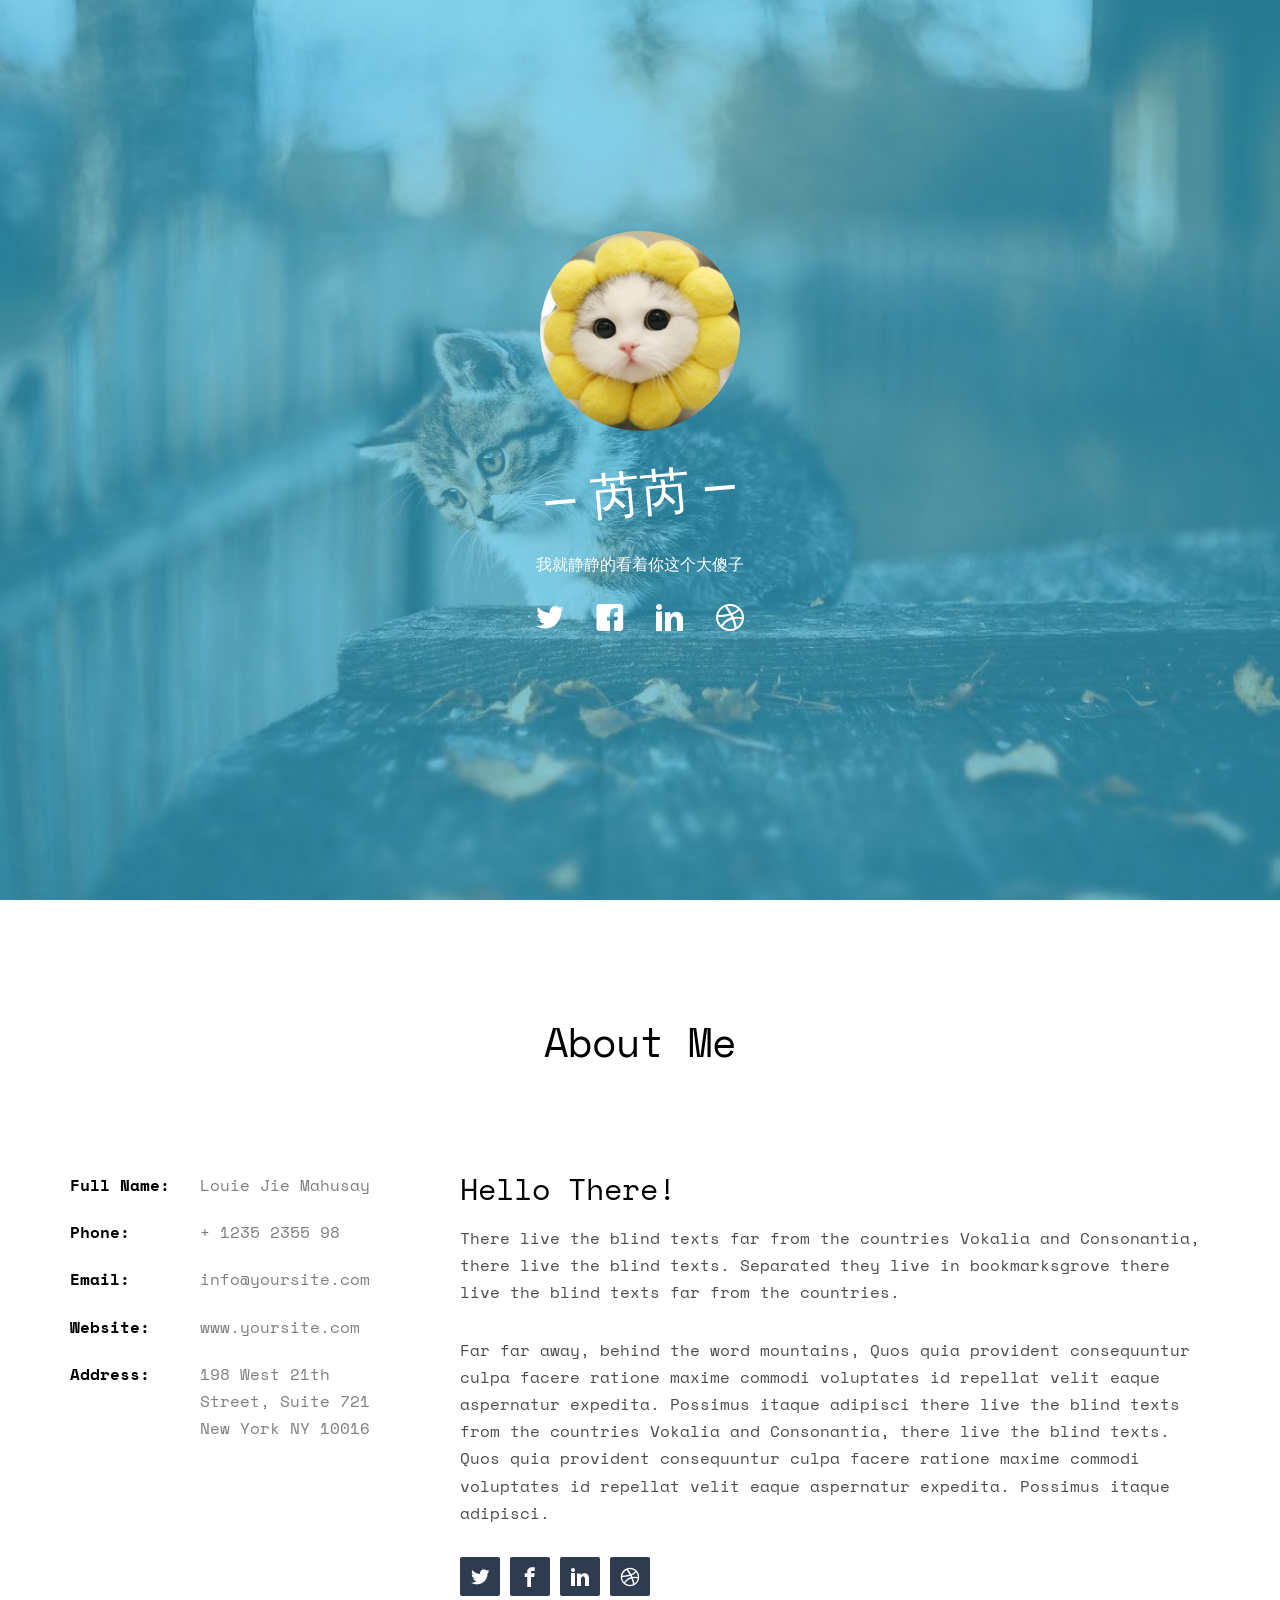
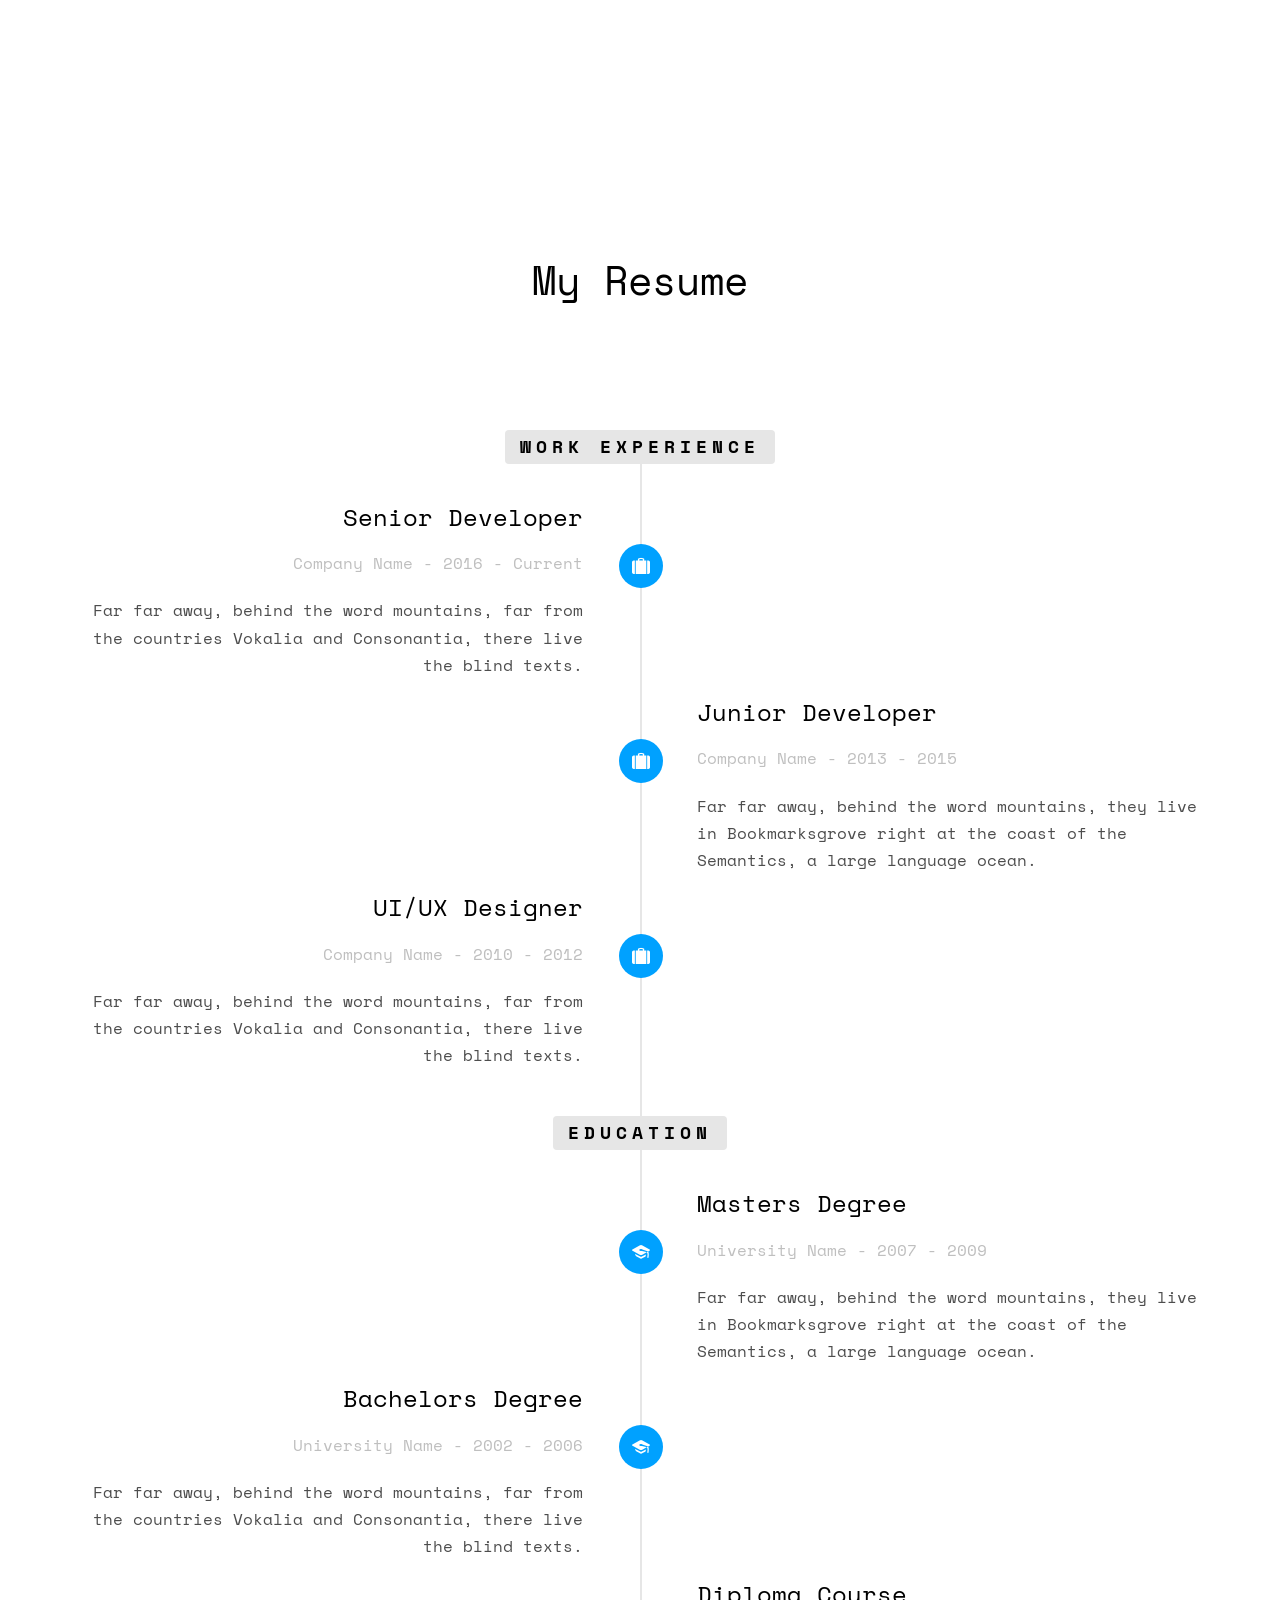
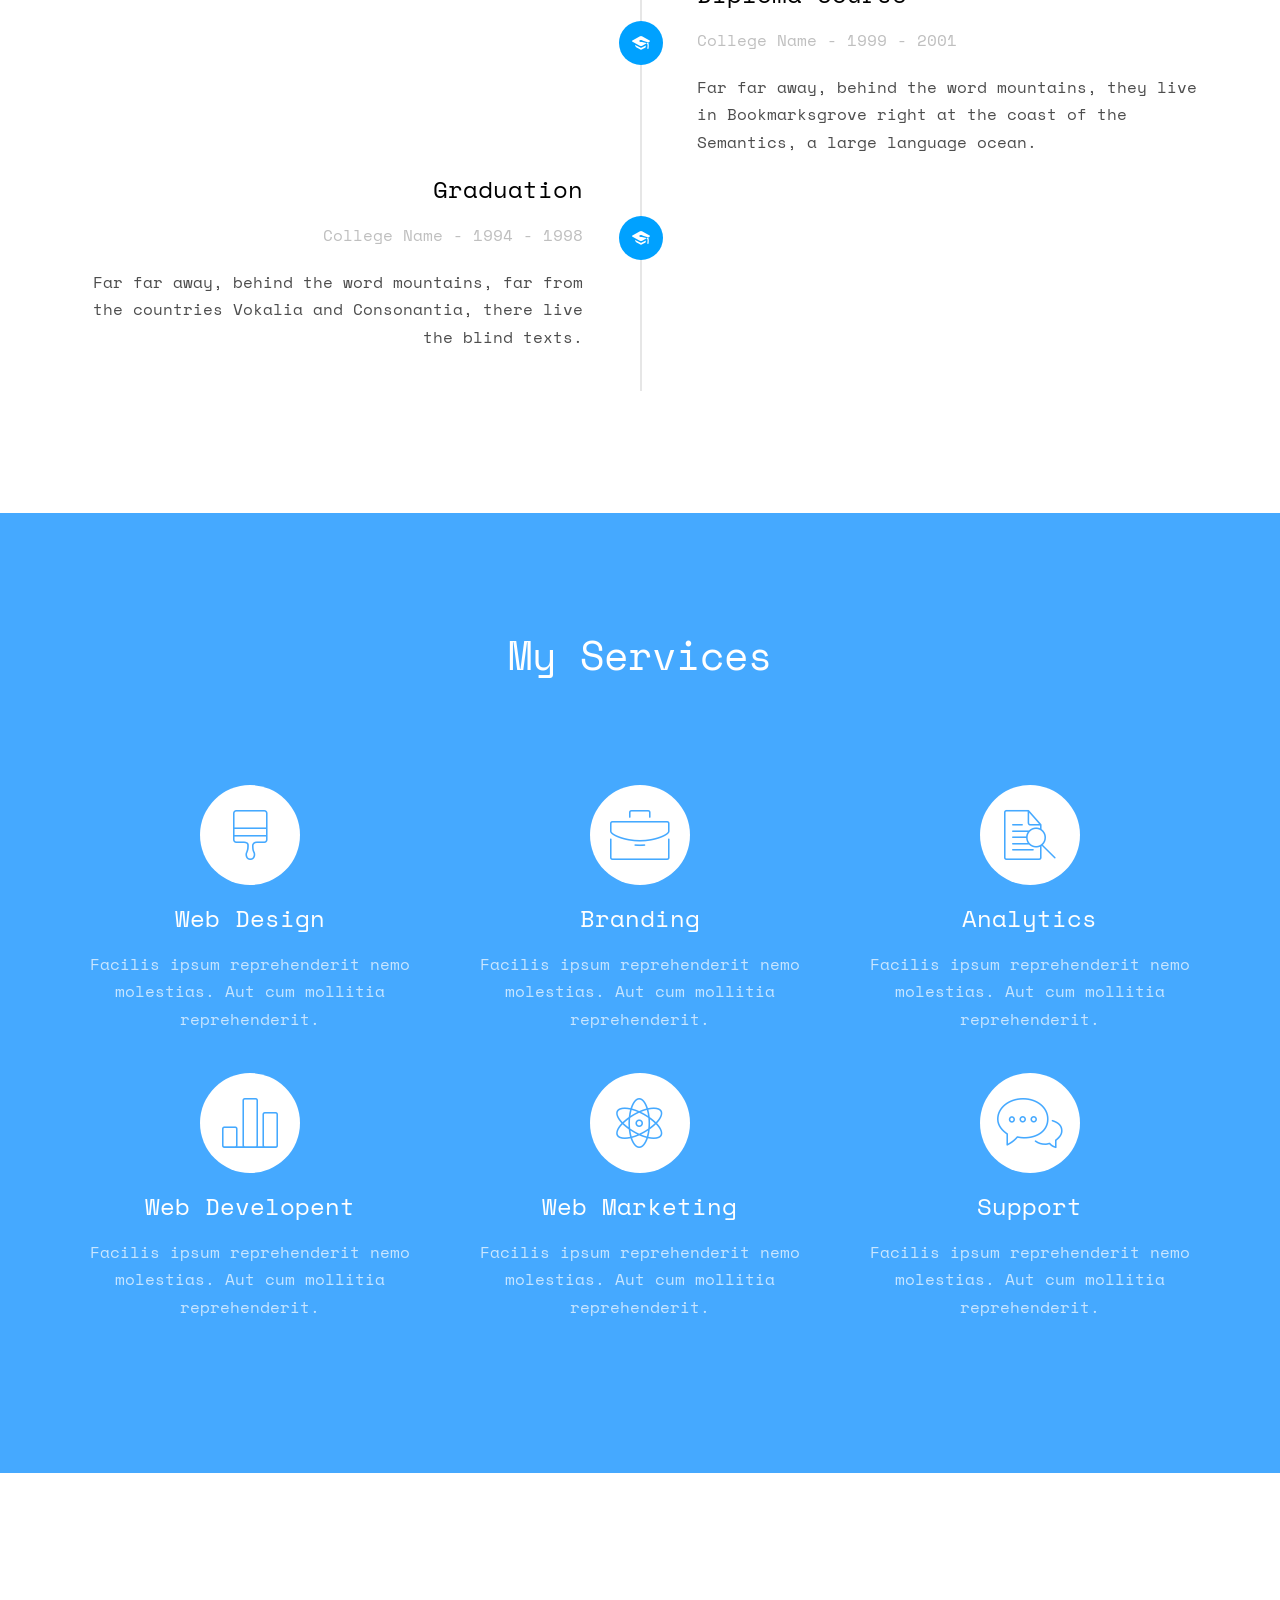
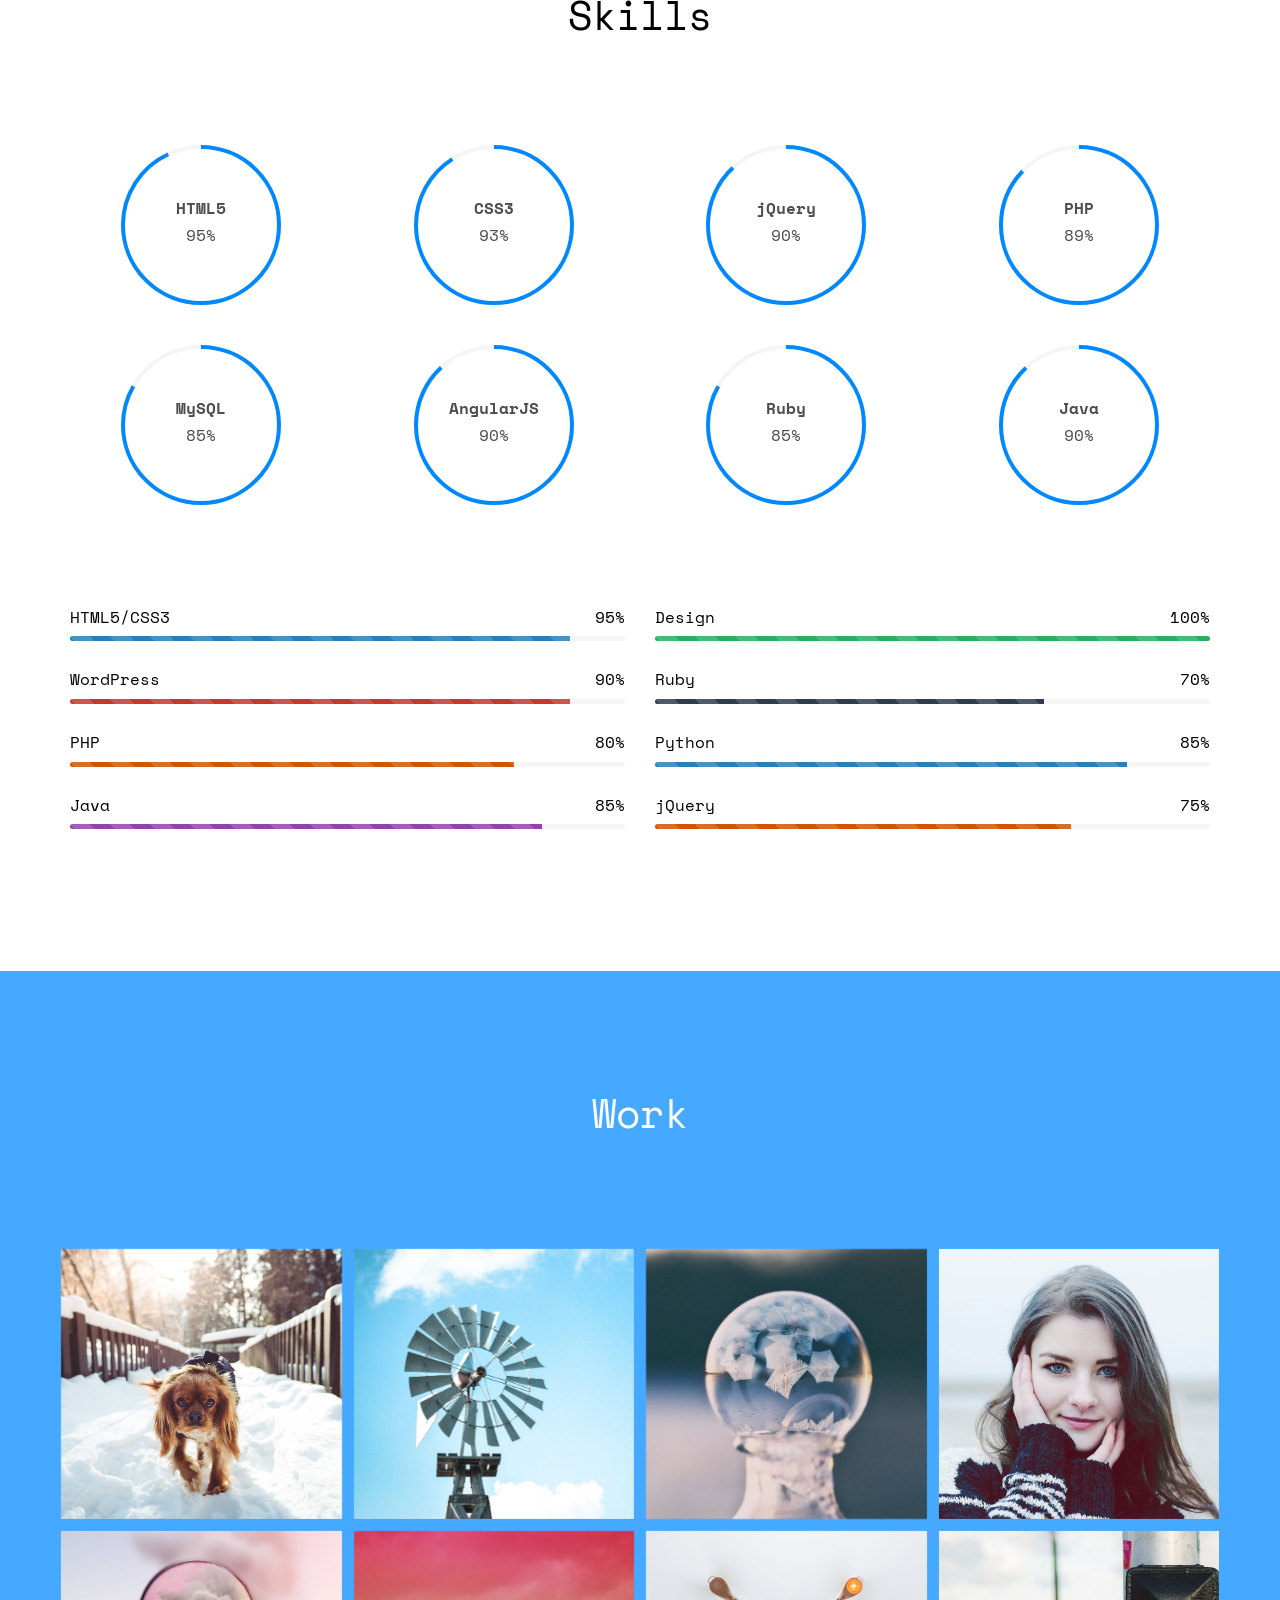
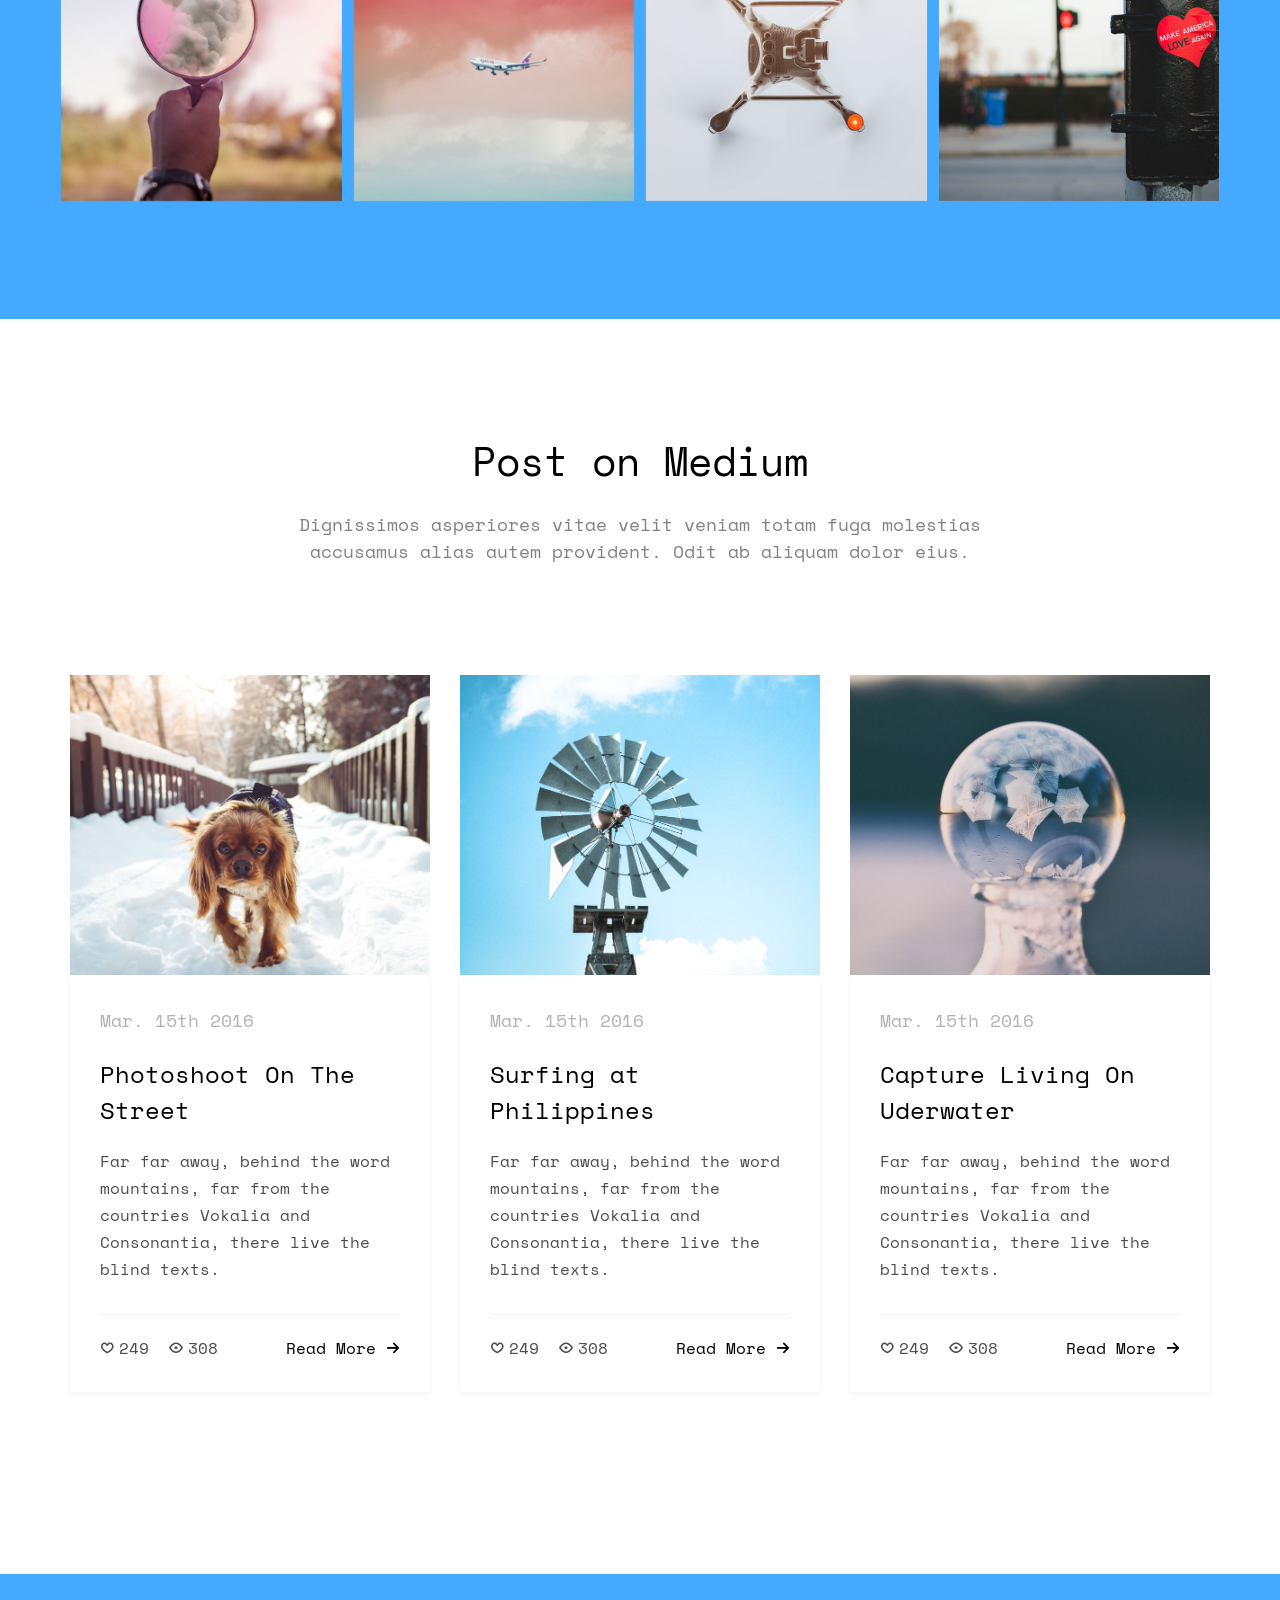
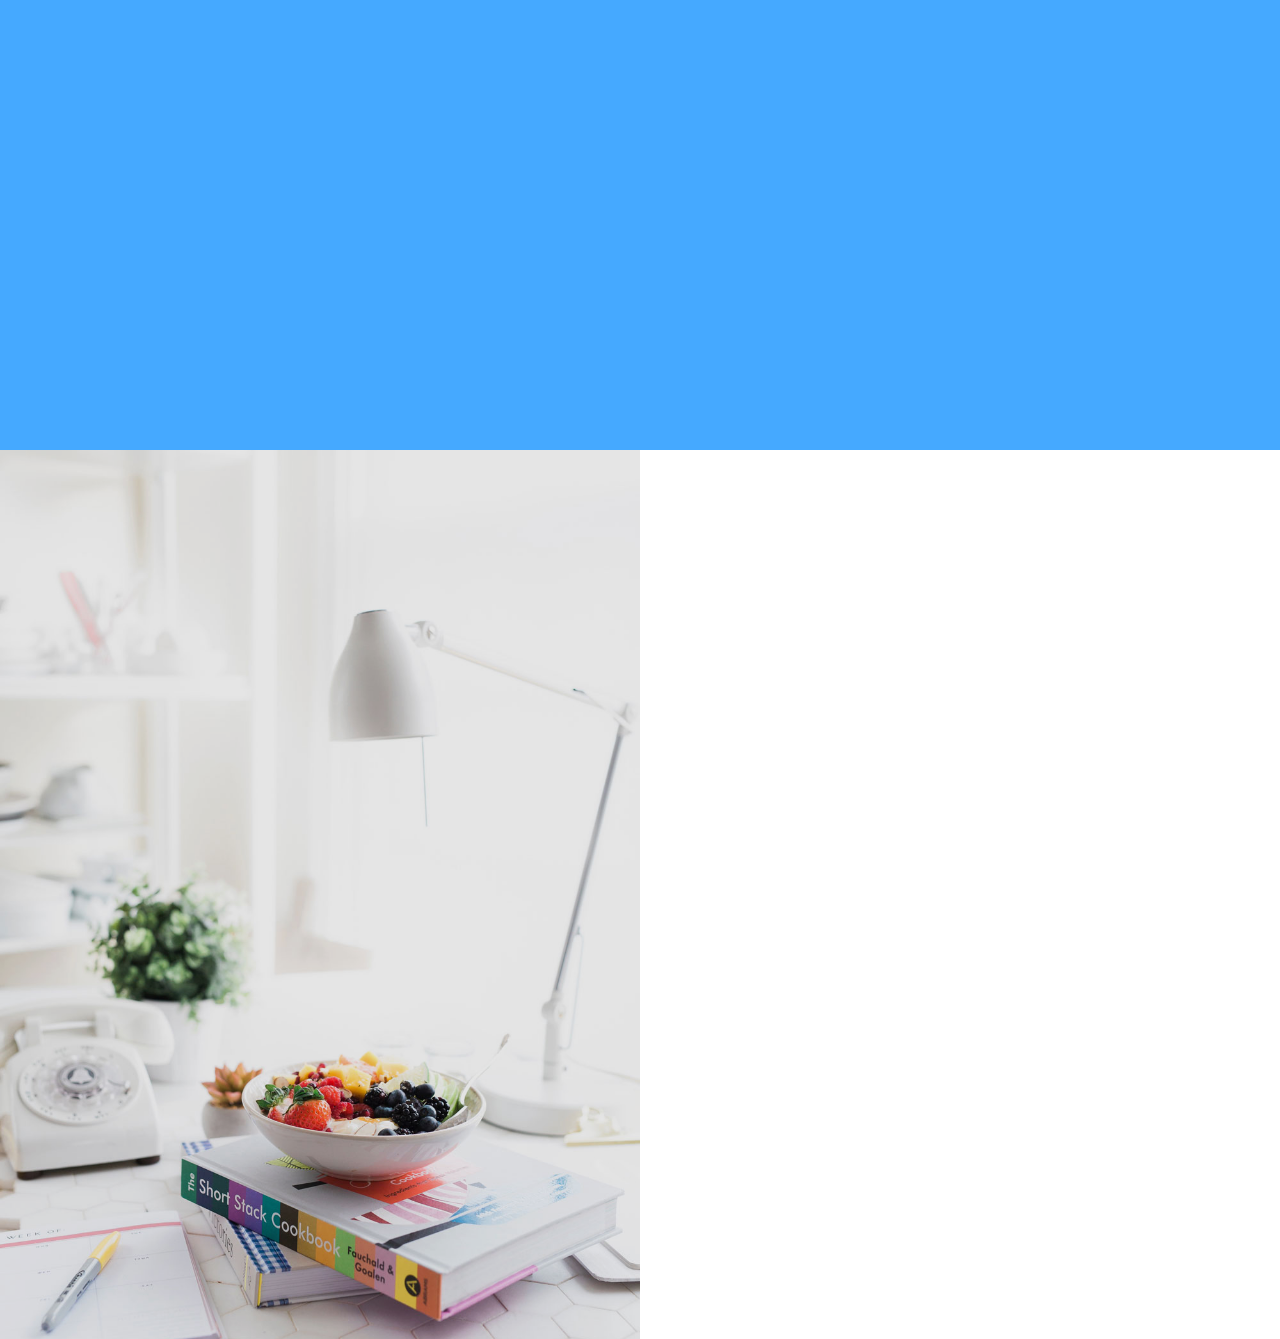
<file: demo1/index.html>
<!DOCTYPE HTML>
<html>
	<head>
	<meta charset="utf-8">
	<meta http-equiv="X-UA-Compatible" content="IE=edge">
	<title>Profile &mdash; Free Website Template, Free HTML5 Template by freehtml5.co</title>
	<meta name="viewport" content="width=device-width, initial-scale=1">
	<meta name="description" content="Free HTML5 Website Template by freehtml5.co" />
	<meta name="keywords" content="free website templates, free html5, free template, free bootstrap, free website template, html5, css3, mobile first, responsive" />
	

	

  	<!-- Facebook and Twitter integration -->
	<meta property="og:title" content=""/>
	<meta property="og:image" content=""/>
	<meta property="og:url" content=""/>
	<meta property="og:site_name" content=""/>
	<meta property="og:description" content=""/>
	<meta name="twitter:title" content="" />
	<meta name="twitter:image" content="" />
	<meta name="twitter:url" content="" />
	<meta name="twitter:card" content="" />

	<link href="https://fonts.googleapis.com/css?family=Space+Mono" rel="stylesheet">
	<link href="https://fonts.googleapis.com/css?family=Kaushan+Script" rel="stylesheet">
	
	<!-- Animate.css -->
	<link rel="stylesheet" href="css/animate.css">
	<!-- Icomoon Icon Fonts-->
	<link rel="stylesheet" href="css/icomoon.css">
	<!-- Bootstrap  -->
	<link rel="stylesheet" href="css/bootstrap.css">

	<!-- Theme style  -->
	<link rel="stylesheet" href="css/style.css">

	<!-- Modernizr JS -->
	<script src="js/modernizr-2.6.2.min.js"></script>
	<!-- FOR IE9 below -->
	<!--[if lt IE 9]>
	<script src="js/respond.min.js"></script>
	<![endif]-->

	</head>
	<body>
		
	<div class="fh5co-loader"></div>
	
	<div id="page">	
	<header id="fh5co-header" class="fh5co-cover js-fullheight" role="banner" style="background-image:url(images/cover_bg_3.jpg);" data-stellar-background-ratio="0.5">
		<div class="overlay"></div>
		<div class="container">
			<div class="row">
				<div class="col-md-8 col-md-offset-2 text-center">
					<div class="display-t js-fullheight">
						<div class="display-tc js-fullheight animate-box" data-animate-effect="fadeIn">
							<div class="profile-thumb" style="background: url(images/user-3.jpg);"></div>
							<h1><span>芮芮</span></h1>
							<h3><span>我就静静的看着你这个大傻子</span></h3>
							<p>
								<ul class="fh5co-social-icons">
									<li><a href="#"><i class="icon-twitter2"></i></a></li>
									<li><a href="#"><i class="icon-facebook2"></i></a></li>
									<li><a href="#"><i class="icon-linkedin2"></i></a></li>
									<li><a href="#"><i class="icon-dribbble2"></i></a></li>
								</ul>
							</p>
						</div>
					</div>
				</div>
			</div>
		</div>
	</header>

	<div id="fh5co-about" class="animate-box">
		<div class="container">
			<div class="row">
				<div class="col-md-8 col-md-offset-2 text-center fh5co-heading">
					<h2>About Me</h2>
				</div>
			</div>
			<div class="row">
				<div class="col-md-4">
					<ul class="info">
						<li><span class="first-block">Full Name:</span><span class="second-block">Louie Jie Mahusay</span></li>
						<li><span class="first-block">Phone:</span><span class="second-block">+ 1235 2355 98</span></li>
						<li><span class="first-block">Email:</span><span class="second-block">info@yoursite.com</span></li>
						<li><span class="first-block">Website:</span><span class="second-block">www.yoursite.com</span></li>
						<li><span class="first-block">Address:</span><span class="second-block">198 West 21th Street, Suite 721 New York NY 10016</span></li>
					</ul>
				</div>
				<div class="col-md-8">
					<h2>Hello There!</h2>
					<p>There live the blind texts far from the countries Vokalia and Consonantia, there live the blind texts. Separated they live in bookmarksgrove there live the blind texts far from the countries.</p>
					<p>Far far away, behind the word mountains, Quos quia provident consequuntur culpa facere ratione maxime commodi voluptates id repellat velit eaque aspernatur expedita. Possimus itaque adipisci there live the blind texts from the countries Vokalia and Consonantia, there live the blind texts. Quos quia provident consequuntur culpa facere ratione maxime commodi voluptates id repellat velit eaque aspernatur expedita. Possimus itaque adipisci.</p>
					<p>
						<ul class="fh5co-social-icons">
							<li><a href="#"><i class="icon-twitter2"></i></a></li>
							<li><a href="#"><i class="icon-facebook3"></i></a></li>
							<li><a href="#"><i class="icon-linkedin2"></i></a></li>
							<li><a href="#"><i class="icon-dribbble2"></i></a></li>
						</ul>
					</p>
				</div>
			</div>
		</div>
	</div>

	<div id="fh5co-resume" class="fh5co-bg-color">
		<div class="container">
			<div class="row animate-box">
				<div class="col-md-8 col-md-offset-2 text-center fh5co-heading">
					<h2>My Resume</h2>
				</div>
			</div>
			<div class="row">
				<div class="col-md-12 col-md-offset-0">
					<ul class="timeline">
						<li class="timeline-heading text-center animate-box">
							<div><h3>Work Experience</h3></div>
						</li>
						<li class="animate-box timeline-unverted">
							<div class="timeline-badge"><i class="icon-suitcase"></i></div>
							<div class="timeline-panel">
								<div class="timeline-heading">
									<h3 class="timeline-title">Senior Developer</h3>
									<span class="company">Company Name - 2016 - Current</span>
								</div>
								<div class="timeline-body">
									<p>Far far away, behind the word mountains, far from the countries Vokalia and Consonantia, there live the blind texts.</p>
								</div>
							</div>
						</li>
						<li class="timeline-inverted animate-box">
							<div class="timeline-badge"><i class="icon-suitcase"></i></div>
							<div class="timeline-panel">
								<div class="timeline-heading">
									<h3 class="timeline-title">Junior Developer</h3>
									<span class="company">Company Name - 2013 - 2015</span>
								</div>
								<div class="timeline-body">
									<p>Far far away, behind the word mountains, they live in Bookmarksgrove right at the coast of the Semantics, a large language ocean.</p>
								</div>
							</div>
						</li>
						<li class="animate-box timeline-unverted">
							<div class="timeline-badge"><i class="icon-suitcase"></i></div>
							<div class="timeline-panel">
								<div class="timeline-heading">
									<h3 class="timeline-title">UI/UX Designer</h3>
									<span class="company">Company Name - 2010 - 2012</span>
								</div>
								<div class="timeline-body">
									<p>Far far away, behind the word mountains, far from the countries Vokalia and Consonantia, there live the blind texts.</p>
								</div>
							</div>
						</li>

						<br>
						<li class="timeline-heading text-center animate-box">
							<div><h3>Education</h3></div>
						</li>
						<li class="timeline-inverted animate-box">
							<div class="timeline-badge"><i class="icon-graduation-cap"></i></div>
							<div class="timeline-panel">
								<div class="timeline-heading">
									<h3 class="timeline-title">Masters Degree</h3>
									<span class="company">University Name - 2007 - 2009</span>
								</div>
								<div class="timeline-body">
									<p>Far far away, behind the word mountains, they live in Bookmarksgrove right at the coast of the Semantics, a large language ocean.</p>
								</div>
							</div>
						</li>
						<li class="animate-box timeline-unverted">
							<div class="timeline-badge"><i class="icon-graduation-cap"></i></div>
							<div class="timeline-panel">
								<div class="timeline-heading">
									<h3 class="timeline-title">Bachelors Degree</h3>
									<span class="company">University Name - 2002 - 2006</span>
								</div>
								<div class="timeline-body">
									<p>Far far away, behind the word mountains, far from the countries Vokalia and Consonantia, there live the blind texts.</p>
								</div>
							</div>
						</li>
						<li class="timeline-inverted animate-box">
							<div class="timeline-badge"><i class="icon-graduation-cap"></i></div>
							<div class="timeline-panel">
								<div class="timeline-heading">
									<h3 class="timeline-title">Diploma Course</h3>
									<span class="company">College Name - 1999 - 2001</span>
								</div>
								<div class="timeline-body">
									<p>Far far away, behind the word mountains, they live in Bookmarksgrove right at the coast of the Semantics, a large language ocean.</p>
								</div>
							</div>
						</li>
						<li class="animate-box timeline-unverted">
							<div class="timeline-badge"><i class="icon-graduation-cap"></i></div>
							<div class="timeline-panel">
								<div class="timeline-heading">
									<h3 class="timeline-title">Graduation</h3>
									<span class="company">College Name - 1994 - 1998</span>
								</div>
								<div class="timeline-body">
									<p>Far far away, behind the word mountains, far from the countries Vokalia and Consonantia, there live the blind texts.</p>
								</div>
							</div>
						</li>
			    	</ul>
				</div>
			</div>
		</div>
	</div>
	

	<div id="fh5co-features" class="animate-box">
		<div class="container">
			<div class="services-padding">
				<div class="row">
					<div class="col-md-8 col-md-offset-2 text-center fh5co-heading">
						<h2>My Services</h2>
					</div>
				</div>
				<div class="row">
					<div class="col-md-4 text-center">
						<div class="feature-left">
							<span class="icon">
								<i class="icon-paintbrush"></i>
							</span>
							<div class="feature-copy">
								<h3>Web Design</h3>
								<p>Facilis ipsum reprehenderit nemo molestias. Aut cum mollitia reprehenderit.</p>
							</div>
						</div>
					</div>

					<div class="col-md-4 text-center">
						<div class="feature-left">
							<span class="icon">
								<i class="icon-briefcase"></i>
							</span>
							<div class="feature-copy">
								<h3>Branding</h3>
								<p>Facilis ipsum reprehenderit nemo molestias. Aut cum mollitia reprehenderit.</p>
							</div>
						</div>

					</div>
					<div class="col-md-4 text-center">
						<div class="feature-left">
							<span class="icon">
								<i class="icon-search"></i>
							</span>
							<div class="feature-copy">
								<h3>Analytics</h3>
								<p>Facilis ipsum reprehenderit nemo molestias. Aut cum mollitia reprehenderit.</p>
							</div>
						</div>
					</div>
				</div>


				<div class="row">
					<div class="col-md-4 text-center">

						<div class="feature-left">
							<span class="icon">
								<i class="icon-bargraph"></i>
							</span>
							<div class="feature-copy">
								<h3>Web Developent</h3>
								<p>Facilis ipsum reprehenderit nemo molestias. Aut cum mollitia reprehenderit.</p>
							</div>
						</div>

					</div>

					<div class="col-md-4 text-center">
						<div class="feature-left">
							<span class="icon">
								<i class="icon-genius"></i>
							</span>
							<div class="feature-copy">
								<h3>Web Marketing</h3>
								<p>Facilis ipsum reprehenderit nemo molestias. Aut cum mollitia reprehenderit.</p>
							</div>
						</div>

					</div>
					<div class="col-md-4 text-center">
						<div class="feature-left">
							<span class="icon">
								<i class="icon-chat"></i>
							</span>
							<div class="feature-copy">
								<h3>Support</h3>
								<p>Facilis ipsum reprehenderit nemo molestias. Aut cum mollitia reprehenderit.</p>
							</div>
						</div>
					</div>
				</div>
			</div>
		</div>
	</div>
    <div class="copyrights">Collect from <a href="http://www.cssmoban.com/"  title="网站模板">网站模板</a></div>

	<div id="fh5co-skills" class="animate-box">
		<div class="container">
			<div class="row">
				<div class="col-md-8 col-md-offset-2 text-center fh5co-heading">
					<h2>Skills</h2>
				</div>
			</div>
			<div class="row row-pb-md">
				<div class="col-md-3 col-sm-6 col-xs-12 text-center">
					<div class="chart" data-percent="95"><span><strong>HTML5</strong>95%</span></div>
				</div>
				<div class="col-md-3 col-sm-6 col-xs-12 text-center">
					<div class="chart" data-percent="93"><span><strong>CSS3</strong>93%</span></div>
				</div>
				<div class="col-md-3 col-sm-6 col-xs-12 text-center">
					<div class="chart" data-percent="90"><span><strong>jQuery</strong>90%</span></div>
				</div>

				<div class="col-md-3 col-sm-6 col-xs-12 text-center">
					<div class="chart" data-percent="89"><span><strong>PHP</strong>89%</span></div>
				</div>
				<div class="col-md-3 col-sm-6 col-xs-12 text-center">
					<div class="chart" data-percent="85"><span><strong>MySQL</strong>85%</span></div>
				</div>
				<div class="col-md-3 col-sm-6 col-xs-12 text-center">
					<div class="chart" data-percent="90"><span><strong>AngularJS</strong>90%</span></div>
				</div>
				<div class="col-md-3 col-sm-6 col-xs-12 text-center">
					<div class="chart" data-percent="85"><span><strong>Ruby</strong>85%</span></div>
				</div>
				<div class="col-md-3 col-sm-6 col-xs-12 text-center">
					<div class="chart" data-percent="90"><span><strong>Java</strong>90%</span></div>
				</div>
			</div>
			<div class="row">
				<div class="col-md-6">
					<div class="progress-wrap">
						<h3><span class="name-left">HTML5/CSS3</span><span class="value-right">95%</span></h3>
						<div class="progress">
						  <div class="progress-bar progress-bar-1 progress-bar-striped active" role="progressbar"
						  aria-valuenow="90" aria-valuemin="0" aria-valuemax="100" style="width:90%">
						  </div>
						</div>
					</div>
					<div class="progress-wrap">
						<h3><span class="name-left">WordPress</span><span class="value-right">90%</span></h3>
						<div class="progress">
						  <div class="progress-bar progress-bar-2 progress-bar-striped active" role="progressbar"
						  aria-valuenow="90" aria-valuemin="0" aria-valuemax="100" style="width:90%">
						  </div>
						</div>
					</div>
					<div class="progress-wrap">
						<h3><span class="name-left">PHP</span><span class="value-right">80%</span></h3>
						<div class="progress">
						  <div class="progress-bar progress-bar-3 progress-bar-striped active" role="progressbar"
						  aria-valuenow="80" aria-valuemin="0" aria-valuemax="100" style="width:80%">
						  </div>
						</div>
					</div>
					<div class="progress-wrap">
						<h3><span class="name-left">Java</span><span class="value-right">85%</span></h3>
						<div class="progress">
						  <div class="progress-bar progress-bar-4 progress-bar-striped active" role="progressbar"
						  aria-valuenow="85" aria-valuemin="0" aria-valuemax="100" style="width:85%">
						  </div>
						</div>
					</div>
				</div>
				<div class="col-md-6">
					<div class="progress-wrap">
						<h3><span class="name-left">Design</span><span class="value-right">100%</span></h3>
						<div class="progress">
						  <div class="progress-bar progress-bar-5 progress-bar-striped active" role="progressbar"
						  aria-valuenow="100" aria-valuemin="0" aria-valuemax="100" style="width:100%">
						  </div>
						</div>
					</div>
					<div class="progress-wrap">
						<h3><span class="name-left">Ruby</span><span class="value-right">70%</span></h3>
						<div class="progress">
						  <div class="progress-bar progress-bar-striped active" role="progressbar"
						  aria-valuenow="70" aria-valuemin="0" aria-valuemax="100" style="width:70%">
						  </div>
						</div>
					</div>
					<div class="progress-wrap">
						<h3><span class="name-left">Python</span><span class="value-right">85%</span></h3>
						<div class="progress">
						  <div class="progress-bar progress-bar-1 progress-bar-striped active" role="progressbar"
						  aria-valuenow="85" aria-valuemin="0" aria-valuemax="100" style="width:85%">
						  </div>
						</div>
					</div>
					<div class="progress-wrap">
						<h3><span class="name-left">jQuery</span><span class="value-right">75%</span></h3>
						<div class="progress">
						  <div class="progress-bar progress-bar-3 progress-bar-striped active" role="progressbar"
						  aria-valuenow="75" aria-valuemin="0" aria-valuemax="100" style="width:75%">
						  </div>
						</div>
					</div>
				</div>
			</div>
		</div>
	</div>

	<div id="fh5co-work" class="fh5co-bg-dark">
		<div class="container">
			<div class="row animate-box">
				<div class="col-md-8 col-md-offset-2 text-center fh5co-heading">
					<h2>Work</h2>
				</div>
			</div>
			<div class="row">
				<div class="col-md-3 text-center col-padding animate-box">
					<a href="#" class="work" style="background-image: url(images/portfolio-1.jpg);">
						<div class="desc">
							<h3>Project Name</h3>
							<span>Illustration</span>
						</div>
					</a>
				</div>
				<div class="col-md-3 text-center col-padding animate-box">
					<a href="#" class="work" style="background-image: url(images/portfolio-2.jpg);">
						<div class="desc">
							<h3>Project Name</h3>
							<span>Brading</span>
						</div>
					</a>
				</div>
				<div class="col-md-3 text-center col-padding animate-box">
					<a href="#" class="work" style="background-image: url(images/portfolio-3.jpg);">
						<div class="desc">
							<h3>Project Name</h3>
							<span>Illustration</span>
						</div>
					</a>
				</div>
				<div class="col-md-3 text-center col-padding animate-box">
					<a href="#" class="work" style="background-image: url(images/portfolio-4.jpg);">
						<div class="desc">
							<h3>Project Name</h3>
							<span>Design</span>
						</div>
					</a>
				</div>
				<div class="col-md-3 text-center col-padding animate-box">
					<a href="#" class="work" style="background-image: url(images/portfolio-5.jpg);">
						<div class="desc">
							<h3>Project Name</h3>
							<span>Website</span>
						</div>
					</a>
				</div>
				<div class="col-md-3 text-center col-padding animate-box">
					<a href="#" class="work" style="background-image: url(images/portfolio-6.jpg);">
						<div class="desc">
							<h3>Project Name</h3>
							<span>Illustration</span>
						</div>
					</a>
				</div>
				<div class="col-md-3 text-center col-padding animate-box">
					<a href="#" class="work" style="background-image: url(images/portfolio-7.jpg);">
						<div class="desc">
							<h3>Project Name</h3>
							<span>Brading</span>
						</div>
					</a>
				</div>
				<div class="col-md-3 text-center col-padding animate-box">
					<a href="#" class="work" style="background-image: url(images/portfolio-8.jpg);">
						<div class="desc">
							<h3>Project Name</h3>
							<span>Illustration</span>
						</div>
					</a>
				</div>
			</div>
		</div>
	</div>

	<div id="fh5co-blog">
		<div class="container">
			<div class="row animate-box">
				<div class="col-md-8 col-md-offset-2 text-center fh5co-heading">
					<h2>Post on Medium</h2>
					<p>Dignissimos asperiores vitae velit veniam totam fuga molestias accusamus alias autem provident. Odit ab aliquam dolor eius.</p>
				</div>
			</div>
			<div class="row">
				<div class="col-md-4">
					<div class="fh5co-blog animate-box">
						<a href="#" class="blog-bg" style="background-image: url(images/portfolio-1.jpg);"></a>
						<div class="blog-text">
							<span class="posted_on">Mar. 15th 2016</span>
							<h3><a href="#">Photoshoot On The Street</a></h3>
							<p>Far far away, behind the word mountains, far from the countries Vokalia and Consonantia, there live the blind texts.</p>
							<ul class="stuff">
								<li><i class="icon-heart2"></i>249</li>
								<li><i class="icon-eye2"></i>308</li>
								<li><a href="#">Read More<i class="icon-arrow-right22"></i></a></li>
							</ul>
						</div> 
					</div>
				</div>
				<div class="col-md-4">
					<div class="fh5co-blog animate-box">
						<a href="#" class="blog-bg" style="background-image: url(images/portfolio-2.jpg);"></a>
						<div class="blog-text">
							<span class="posted_on">Mar. 15th 2016</span>
							<h3><a href="#">Surfing at Philippines</a></h3>
							<p>Far far away, behind the word mountains, far from the countries Vokalia and Consonantia, there live the blind texts.</p>
							<ul class="stuff">
								<li><i class="icon-heart2"></i>249</li>
								<li><i class="icon-eye2"></i>308</li>
								<li><a href="#">Read More<i class="icon-arrow-right22"></i></a></li>
							</ul>
						</div> 
					</div>
				</div>
				<div class="col-md-4">
					<div class="fh5co-blog animate-box">
						<a href="#" class="blog-bg" style="background-image: url(images/portfolio-3.jpg);"></a>
						<div class="blog-text">
							<span class="posted_on">Mar. 15th 2016</span>
							<h3><a href="#">Capture Living On Uderwater</a></h3>
							<p>Far far away, behind the word mountains, far from the countries Vokalia and Consonantia, there live the blind texts.</p>
							<ul class="stuff">
								<li><i class="icon-heart2"></i>249</li>
								<li><i class="icon-eye2"></i>308</li>
								<li><a href="#">Read More<i class="icon-arrow-right22"></i></a></li>
							</ul>
						</div> 
					</div>
				</div>
			</div>
		</div>
	</div>
	
	<div id="fh5co-started" class="fh5co-bg-dark">
		<div class="overlay"></div>
		<div class="container">
			<div class="row animate-box">
				<div class="col-md-8 col-md-offset-2 text-center fh5co-heading">
					<h2>Hire Me!</h2>
					<p>Facilis ipsum reprehenderit nemo molestias. Aut cum mollitia reprehenderit. Eos cumque dicta adipisci architecto culpa amet.</p>
					<p><a href="#" class="btn btn-default btn-lg">Contact Us</a></p>
				</div>
			</div>
		</div>
	</div>

	<div id="fh5co-consult">
		<div class="video fh5co-video" style="background-image: url(images/cover_bg_1.jpg);">
			<div class="overlay"></div>
		</div>
		<div class="choose animate-box">
			<h2>Contact</h2>
			<form action="#">
				<div class="row form-group">
					<div class="col-md-6">
						<input type="text" id="fname" class="form-control" placeholder="Your firstname">
					</div>
				</div>
				<div class="row form-group">
					<div class="col-md-6">
						<input type="text" id="lname" class="form-control" placeholder="Your lastname">
					</div>
				</div>

				<div class="row form-group">
					<div class="col-md-12">
						<input type="text" id="email" class="form-control" placeholder="Your email address">
					</div>
				</div>

				<div class="row form-group">
					<div class="col-md-12">
						<input type="text" id="subject" class="form-control" placeholder="Your subject of this message">
					</div>
				</div>

				<div class="row form-group">
					<div class="col-md-12">
						<textarea name="message" id="message" cols="30" rows="10" class="form-control" placeholder="Say something about us"></textarea>
					</div>
				</div>
				<div class="form-group">
					<input type="submit" value="Send Message" class="btn btn-primary">
				</div>

			</form>	
		</div>
	</div>

	<div id="map" class="fh5co-map"></div>
	</div>


	<div class="gototop js-top">
		<a href="#" class="js-gotop"><i class="icon-arrow-up22"></i></a>
	</div>
	
	<!-- jQuery -->
	<script src="js/jquery.min.js"></script>
	<!-- jQuery Easing -->
	<script src="js/jquery.easing.1.3.js"></script>
	<!-- Bootstrap -->
	<script src="js/bootstrap.min.js"></script>
	<!-- Waypoints -->
	<script src="js/jquery.waypoints.min.js"></script>
	<!-- Stellar Parallax -->
	<script src="js/jquery.stellar.min.js"></script>
	<!-- Easy PieChart -->
	<script src="js/jquery.easypiechart.min.js"></script>
	<!-- Google Map -->

	<script src="js/google_map.js"></script>
	
	<!-- Main -->
	<script src="js/main.js"></script>

	</body>
</html>
</file>
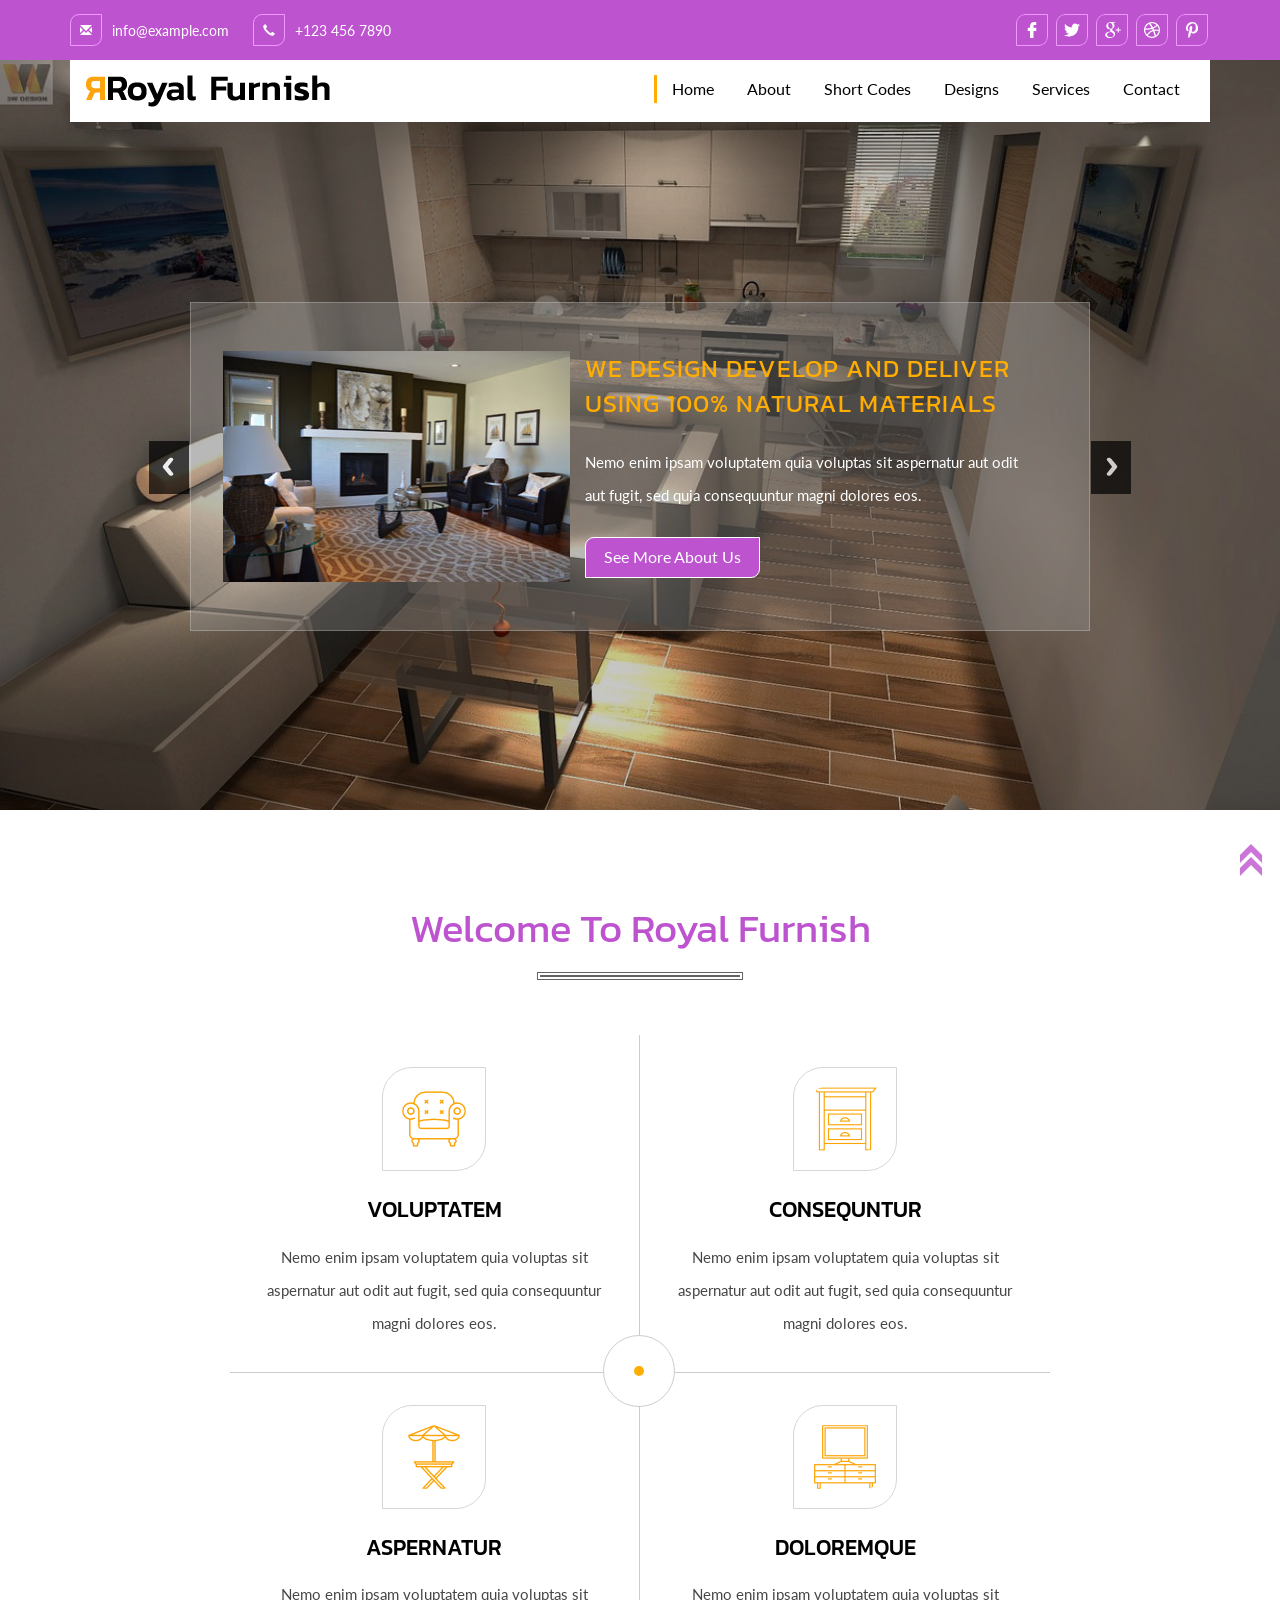
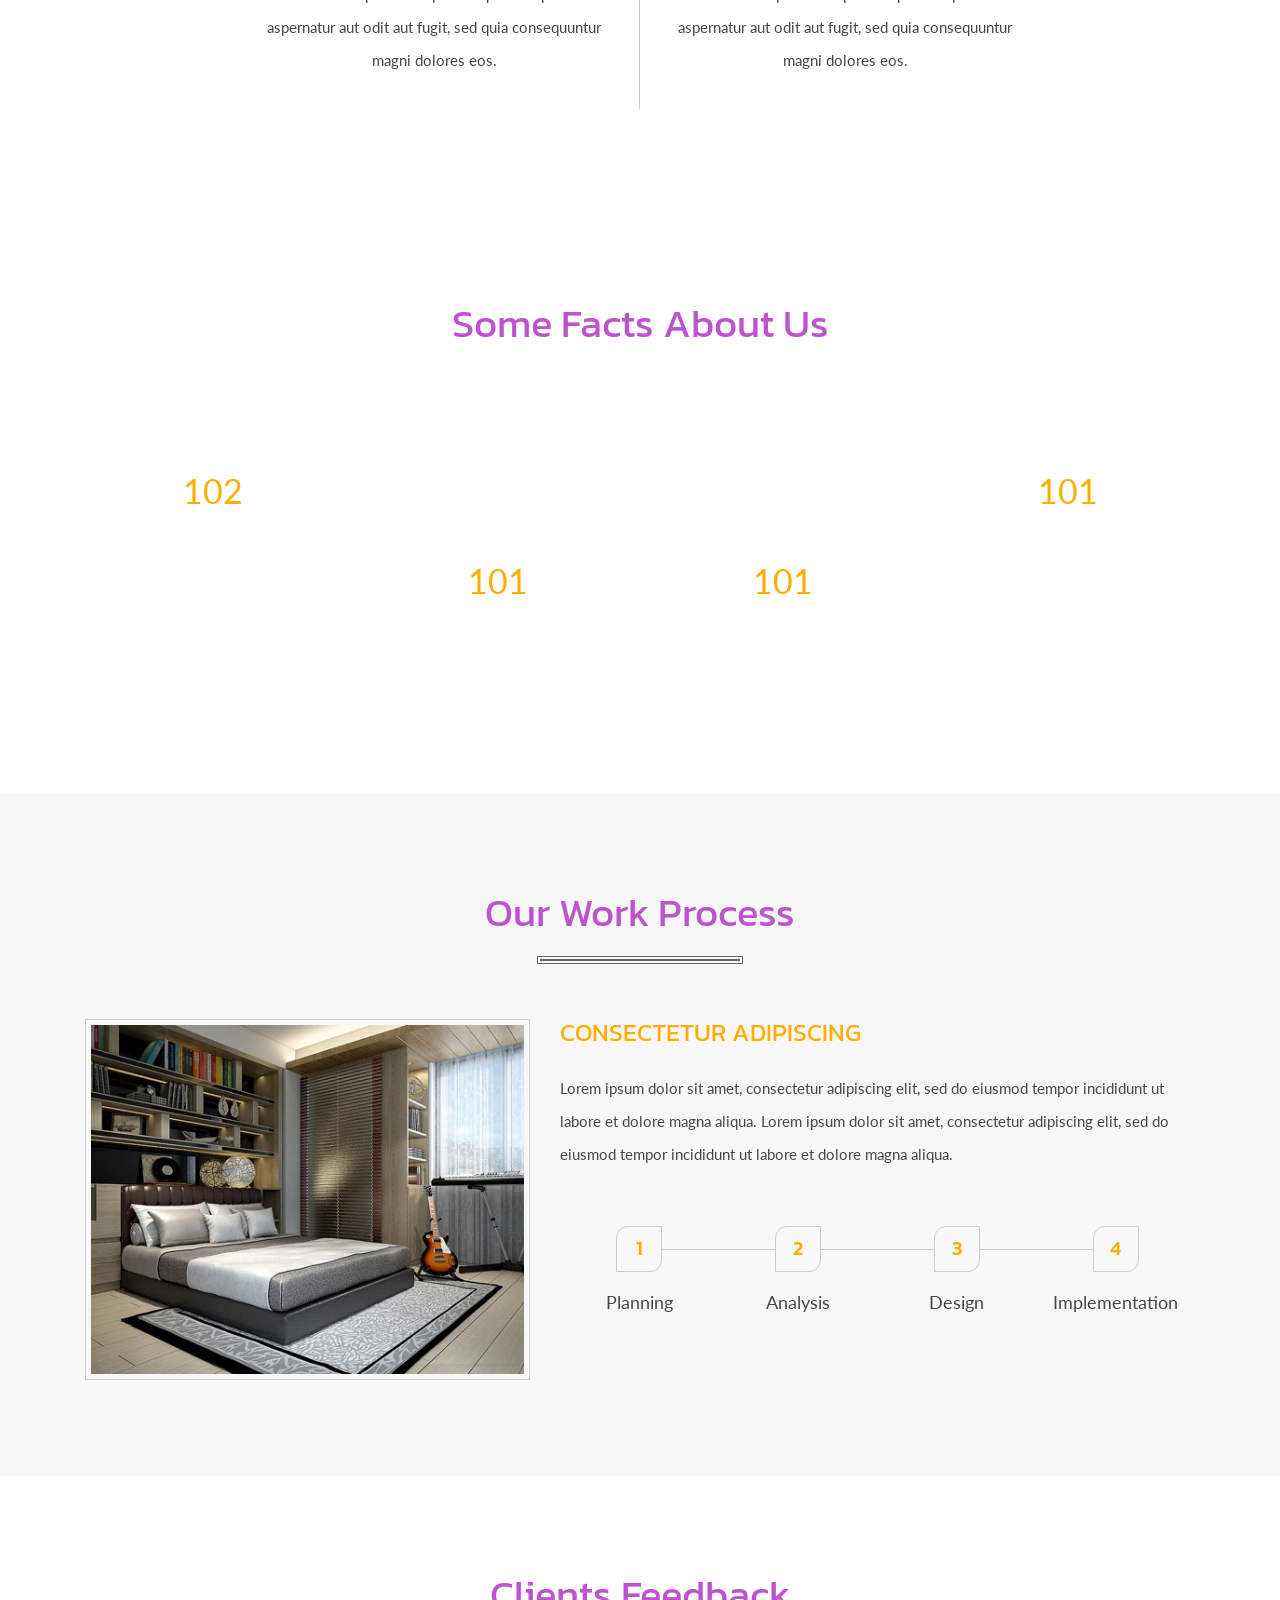
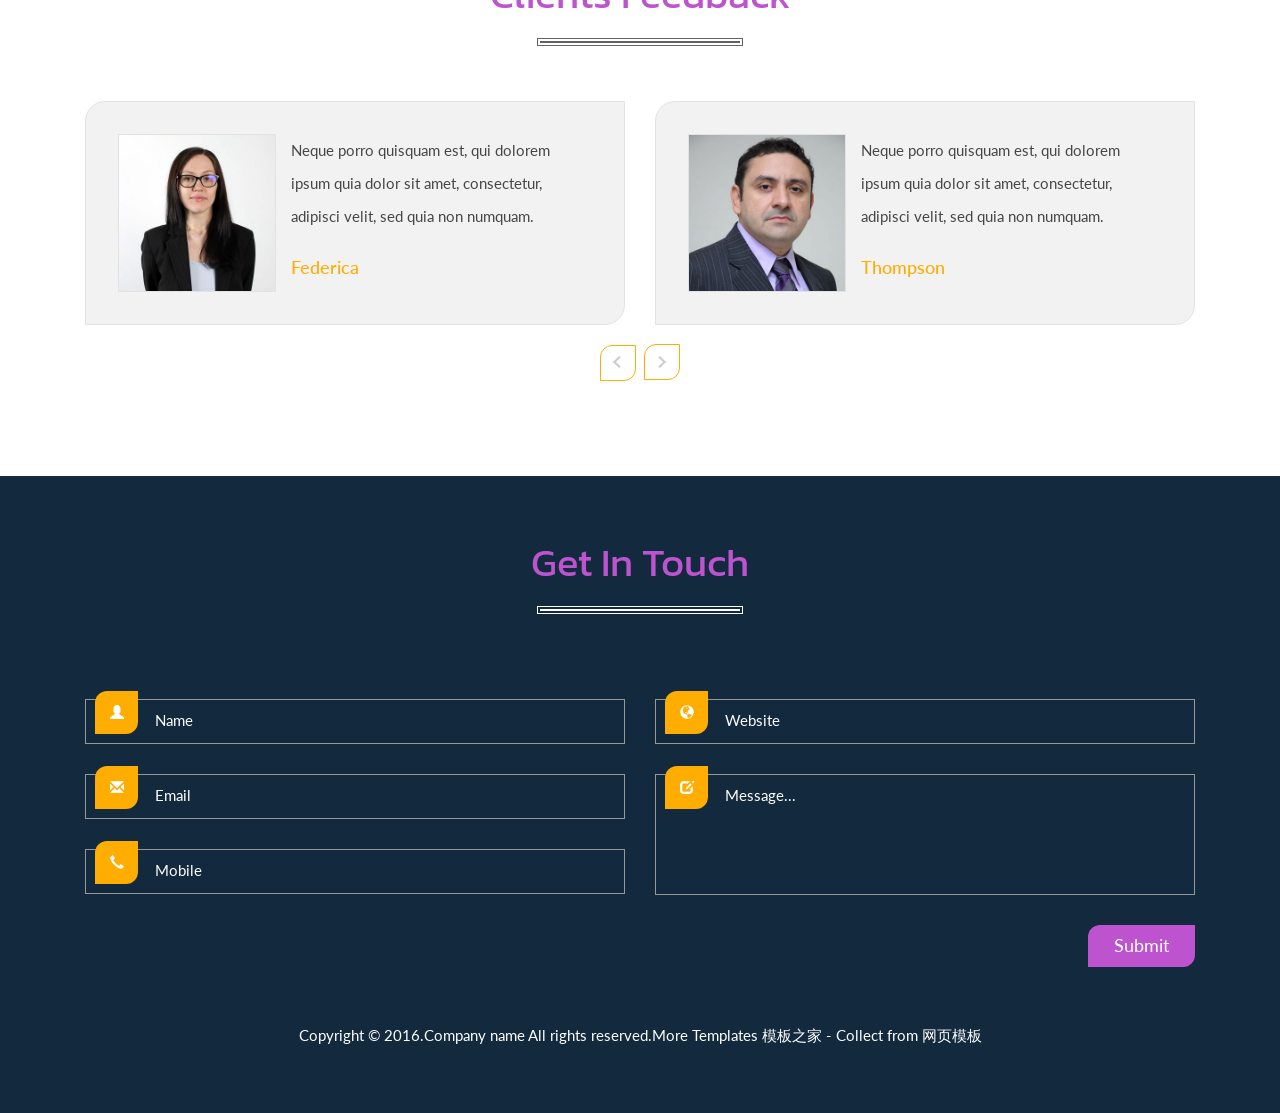
<file: resume/cpts_1299_cac/index.html>
<!DOCTYPE html>
<html>
<head>
<title>Home</title>
<!-- for-mobile-apps -->
<meta name="viewport" content="width=device-width, initial-scale=1">
<meta http-equiv="Content-Type" content="text/html; charset=utf-8" />
<meta name="keywords" content="" />
<script type="application/x-javascript"> addEventListener("load", function() { setTimeout(hideURLbar, 0); }, false);
		function hideURLbar(){ window.scrollTo(0,1); } </script>
<!-- //for-mobile-apps -->
<link href="css/bootstrap.css" rel="stylesheet" type="text/css" media="all" />
<link href="css/style.css" rel="stylesheet" type="text/css" media="all" />
<!-- js -->
<script type="text/javascript" src="js/jquery-2.1.4.min.js"></script>
<!-- //js -->
<!--animate-->
<link href="css/animate.css" rel="stylesheet" type="text/css" media="all">
<script src="js/wow.min.js"></script>
	<script>
		 new WOW().init();
	</script>
<!--//end-animate-->
<link href='http://fonts.googleapis.com/css?family=Kanit:400,100,100italic,200,200italic,300,300italic,400italic,500,500italic,600,600italic,700,700italic,800,800italic,900,900italic' rel='stylesheet' type='text/css'>
<link href='http://fonts.googleapis.com/css?family=Lato:400,100,100italic,300,300italic,400italic,700,700italic,900,900italic' rel='stylesheet' type='text/css'>
<script type="text/javascript" src="js/numscroller-1.0.js"></script>
<!-- start-smoth-scrolling -->
<script type="text/javascript" src="js/move-top.js"></script>
<script type="text/javascript" src="js/easing.js"></script>
<script type="text/javascript">
	jQuery(document).ready(function($) {
		$(".scroll").click(function(event){		
			event.preventDefault();
			$('html,body').animate({scrollTop:$(this.hash).offset().top},1000);
		});
	});
</script>
<!-- start-smoth-scrolling -->
<script src="js/responsiveslides.min.js"></script>

</head>
<body>
<!-- header -->
<div class="header wow zoomIn w3l">
	<div class="container">
		<div class="header_left">
			<ul>
				<li><a href="mailto:info@example.com"><span class="glyphicon glyphicon-envelope" aria-hidden="true"></span>info@example.com</a></li>
				<li><span class="glyphicon glyphicon-earphone" aria-hidden="true"></span>+123 456 7890</li>
			</ul>
		</div>
		<div class="header_right">
			<ul>
				<li class="hvr-rectangle-out"><a class="fb" href="#"></a></li>
				<li class="hvr-rectangle-out"><a class="twit" href="#"></a></li>
				<li class="hvr-rectangle-out"><a class="goog" href="#"></a></li>
				<li class="hvr-rectangle-out"><a class="pin" href="#"></a></li>
				<li class="hvr-rectangle-out"><a class="drib" href="#"></a></li>
			</ul>
		</div>
		<div class="clearfix"></div>
	</div>
</div>
<!-- //header -->
<!-- banner -->
<div class="banner w3ls">
	<div class="container">
		<div class="header-nav wow fadeInUp animated" data-wow-delay=".5s">
			<nav class="navbar navbar-default">
				<!-- Brand and toggle get grouped for better mobile display -->
				<div class="navbar-header logo">
								<button type="button" class="navbar-toggle collapsed" data-toggle="collapse" data-target="#bs-example-navbar-collapse-1">
									<span class="sr-only">Toggle navigation</span>
									<span class="icon-bar"></span>
									<span class="icon-bar"></span>
									<span class="icon-bar"></span>
								</button>
								<h1>
									<a class="navbar-brand" href="index.html"><img src="images/logo.png" alt=" " /></a>
								</h1>
								
				</div>
				<!-- Collect the nav links, forms, and other content for toggling -->
				<div class="collapse navbar-collapse nav-wil" id="bs-example-navbar-collapse-1">
								<nav class="cl-effect-1">
									<ul class="nav navbar-nav ">
										<li><a class="active" href="index.html">Home</a></li>
										<li><a href="about.html">About</a></li>
										<li><a href="codes.html">Short Codes</a></li>
										<li><a href="gallery.html">Designs</a></li>
										<li><a href="services.html">Services</a></li>
										<li><a href="contact.html">Contact</a></li>
									</ul>
								</nav>
				</div>
				<!-- /navbar-collapse -->
			</nav>
		</div>
		<div class="clearfix"></div>
		<div class="banner-info wow bounceInDown" data-wow-duration="1.5s" data-wow-delay="0s">
			<div  id="top" class="callbacks_container">
				<ul class="rslides" id="slider3">
					<li>
						<div class="col-md-5 ban-left">
							<img src="images/p10.jpg" alt=" "/>
						</div>
						<div class="col-md-7 ban-right">
							<h3>We Design Develop and Deliver Using 100% Natural Materials</h3>
							<p>Nemo enim ipsam voluptatem quia voluptas sit aspernatur aut
							odit aut fugit, sed quia consequuntur magni dolores eos.</p>
							<a class="hvr-rectangle-out" href="about.html">See More About Us</a>
						</div>
						<div class="clearfix"></div>
					</li>
					<li>
						<div class="col-md-5 ban-left">
							<img src="images/p3.jpg" alt=" "/>
						</div>
						<div class="col-md-7 ban-right">
							<h3>We Have Best Design Experts With Good Ideas In Designing</h3>
							<p>Nemo enim ipsam voluptatem quia voluptas sit aspernatur aut
							odit aut fugit, sed quia consequuntur magni dolores eos.</p>
							<a class="hvr-rectangle-out" href="about.html">See More About Us</a>
						</div>
						<div class="clearfix"></div>
					</li>
				</ul>
			</div>
			<div class="clearfix"></div>
			<script>
						// You can also use "$(window).load(function() {"
						$(function () {
						 // Slideshow 4
						$("#slider3").responsiveSlides({
							auto: true,
							pager: false,
							nav: true,
							speed: 500,
							namespace: "callbacks",
							before: function () {
						$('.events').append("<li>before event fired.</li>");
						},
						after: function () {
							$('.events').append("<li>after event fired.</li>");
							}
							});
						});
			</script>

		</div>
	</div>
</div>
<!-- //banner -->
<!-- about -->
<div class="welcome all_pad wthree">
	<div class="container">
		<h3 class="title">Welcome To Royal Furnish<span></span></h3>
		<div class="wel-grids">
			<div class="col-md-6 wel-grid-one bor_one text-center wow bounceInUp" data-wow-duration="1.5s" data-wow-delay="0s">
				<div class="wel-img">
					<img src="images/111.png" alt=" " />
				</div>
				<h4>voluptatem</h4>
				<p>Nemo enim ipsam voluptatem quia voluptas sit aspernatur 
				aut odit aut fugit, sed quia consequuntur magni dolores eos.</p>
			</div>
			<div class="col-md-6 wel-grid-one bor_two text-center wow bounceInUp" data-wow-duration="1.5s" data-wow-delay="0.1s">
				<div class="wel-img">
					<img src="images/222.png" alt=" " />
				</div>
				<h4>consequntur</h4>
				<p>Nemo enim ipsam voluptatem quia voluptas sit aspernatur 
				aut odit aut fugit, sed quia consequuntur magni dolores eos.</p>
			</div>
			<div class="col-md-6 wel-grid-one bor_three text-center wow bounceInUp" data-wow-duration="1.5s" data-wow-delay="0.2s">
				<div class="wel-img">
					<img src="images/333.png" alt=" " />
				</div>
				<h4>aspernatur</h4>
				<p>Nemo enim ipsam voluptatem quia voluptas sit aspernatur 
				aut odit aut fugit, sed quia consequuntur magni dolores eos.</p>
			</div>
			<div class="col-md-6 wel-grid-one bor_four text-center wow bounceInUp" data-wow-duration="1.5s" data-wow-delay="0.3s">
				<div class="wel-img">
					<img src="images/444.png" alt=" " />
				</div>
				<h4>doloremque </h4>
				<p>Nemo enim ipsam voluptatem quia voluptas sit aspernatur 
				aut odit aut fugit, sed quia consequuntur magni dolores eos.</p>
			</div>
			<div class="clearfix"></div>
			<div class="dot">
				<span></span>
			</div>
		</div>
	</div>
</div>
<!-- //about -->
<div class="tlinks">Collect from <a href="http://www.cssmoban.com/" >企业网站模板</a></div>
<!-- content -->
<div class="content all_pad agile">
	<div class="container">
		<h3 class="title">Some Facts About Us<span></span></h3>
		<div class="content_grids">
			<div class="col-md-3 capabil-grid wow fadeInDown animated animated text-center" data-wow-delay="0.4s">
				<div class='numscroller numscroller-big-bottom' data-slno='1' data-min='0' data-max='5700' data-delay='.5' data-increment="1">5700</div>
				<p>Winning Awards</p>	
			</div>
			<div class="col-md-3 capabil-grid mar-top wow fadeInUp animated animated text-center" data-wow-delay="0.4s">
				<div class='numscroller numscroller-big-bottom' data-slno='1' data-min='0' data-max='1700' data-delay='.5' data-increment="1">1700</div>
				<p>Clients Worked With</p>	
			</div>
			<div class="col-md-3 capabil-grid mar-top wow fadeInDown animated animated text-center" data-wow-delay="0.4s">
				<div class='numscroller numscroller-big-bottom' data-slno='1' data-min='0' data-max='9000' data-delay='.5' data-increment="1">9000</div>				
				<p>Completed Projects</p>
			</div>
			<div class="col-md-3 capabil-grid wow fadeInUp animated animated text-center" data-wow-delay="0.4s">
				<div class='numscroller numscroller-big-bottom' data-slno='1' data-min='0' data-max='2500' data-delay='.5' data-increment="1">2500</div>
				<p>Likes</p>
			</div>
			<div class="clearfix"></div>
		</div>
	</div>
</div>
<!-- //content -->
<!-- content -->
<div class="process all_pad agileits">
	<div class="container">
		<h3 class="title">Our Work Process<span></span></h3>
		<div class="process_grids wow fadeIn animated animated" data-wow-delay="0.1s" data-wow-duration="0s">
			<div class="col-md-5 process_left">
				<div class="port-2 effect-1">
                	<div class="image-box">
                    	<img class="img-responsive" src="images/p6.jpg" alt="Image-1">
                    </div>
                    <div class="text-desc">
                    	<h4>Royal Furnish</h4>
                        <p>Lorem ipsum dolor sit amet, consectetur adipiscing elit, sed do eiusmod tempor incididunt ut labore et dolore magna aliqua.</p>
                    </div>
                </div>
			</div>
			<div class="col-md-7 process_right">
				<h2>consectetur adipiscing</h2>
				<p>Lorem ipsum dolor sit amet, consectetur adipiscing elit, sed do eiusmod tempor incididunt ut labore et dolore magna aliqua. Lorem ipsum dolor sit amet, consectetur adipiscing elit, sed do eiusmod tempor incididunt ut labore et dolore magna aliqua.</p>
				<div class="pro_grids">	
					<div class="col-md-3 pro_left pro_spa text-center">
						<h5>1</h5>
						<h6>Planning</h6>
					</div>
					<div class="col-md-3 pro_left pro_spa text-center">
						<h5>2</h5>
						<h6>Analysis</h6>
					</div>
					<div class="col-md-3 pro_left pro_spa text-center">
						<h5>3</h5>
						<h6>Design</h6>
					</div>
					<div class="col-md-3 pro_left text-center">
						<h5>4</h5>
						<h6>Implementation</h6>
					</div>
					<div class="clearfix"></div>
				</div>
			</div>
			<div class="clearfix"></div>
		</div>
	</div>
</div>	
<!-- //process -->
<!-- feed -->
<div class="feed w3 all_pad wow zoomIn" data-wow-duration="1.5s" data-wow-delay="0.1s">
	<div class="container">
		<h3 class="title">Clients Feedback<span></span></h3>
		<div class="flex-slider">
			<ul id="flexiselDemo1">			
				<li>
					<div class="laptop">
						<div class="col-md-4 team-left">
							<img class="img-responsive" src="images/team1.jpg" alt=" " />
						</div>
						<div class="col-md-8 team-right">
							<p>Neque porro quisquam est, qui dolorem ipsum quia dolor sit amet, consectetur,
								adipisci velit, sed quia non numquam.</p>
							<h5>Federica</h5>
						</div>
						<div class="clearfix"></div>
					</div>
				</li>
				<li>
					<div class="laptop">
						<div class="col-md-4 team-left">
							<img class="img-responsive" src="images/team4.jpg" alt=" " />
						</div>
						<div class="col-md-8 team-right">
							<p>Neque porro quisquam est, qui dolorem ipsum quia dolor sit amet, consectetur,
								adipisci velit, sed quia non numquam.</p>
							<h5>Thompson</h5>
						</div>
						<div class="clearfix"></div>
					</div>
				</li>
			</ul>
			<script type="text/javascript">
							$(window).load(function() {
								$("#flexiselDemo1").flexisel({
									visibleItems: 2,
									animationSpeed: 1000,
									autoPlay: true,
									autoPlaySpeed: 3000,    		
									pauseOnHover: true,
									enableResponsiveBreakpoints: true,
									responsiveBreakpoints: { 
										portrait: { 
											changePoint:480,
											visibleItems: 1
										}, 
										landscape: { 
											changePoint:640,
											visibleItems: 1
										},
										tablet: { 
											changePoint:991,
											visibleItems: 1
										}
									}
								});
								
							});
			</script>
			<script type="text/javascript" src="js/jquery.flexisel.js"></script>
		</div>
	</div>
</div>		
<!-- //feed -->
<!-- contact -->
<div class="contact w3agile wow fadeIn animated animated" data-wow-delay="0.1s" data-wow-duration="0s">
	<div class="container">
		<h3 class="title">Get In Touch<span></span></h3>
		<div class="contact_grids">
			<form action="#" method="post">
				<div class="col-md-6 contact_left">
					<div class="cont_bor">
						<i class="glyphicon glyphicon-user"> </i><input type="text" value="Name" name="Name" onfocus="this.value = '';" onblur="if (this.value == '') {this.value = 'Name';}" required="">
						<div class="clearfix"></div>
					</div>
					<div class="cont_bor">
						<i class="glyphicon glyphicon-envelope"> </i><input type="email" value="Email" name="Email" onfocus="this.value = '';" onblur="if (this.value == '') {this.value = 'Email';}" required="">
						<div class="clearfix"></div>
					</div>
					<div class="cont_bor">
						<i class="glyphicon glyphicon-earphone"></i>  <input type="text" value="Mobile" name="Mobile" onfocus="this.value = '';" onblur="if (this.value == '') {this.value = 'Mobile';}" required="">					
						<div class="clearfix"></div>
					</div>
				</div>
				<div class="col-md-6 contact_right">
					<div class="cont_bor">
						<i class="glyphicon glyphicon-globe"></i><input type="text" value="Website" name="Website" onfocus="this.value = '';" onblur="if (this.value == '') {this.value = 'Website';}" required="">
						<div class="clearfix"></div>
					</div>
					<div class="cont_bor">
						<i class="glyphicon glyphicon-edit"></i><textarea name="Message..." onfocus="this.value = '';" onblur="if (this.value == '') {this.value = 'Message...';}" required>Message...</textarea>
						<div class="clearfix"></div>
					</div>
					<input type="submit" value="Submit" >
					<div class="clearfix"></div>
				</div>
				<div class="clearfix"></div>
			</form>
		</div>
		<div class="footer agileinfo text-center">
			<p>Copyright &copy; 2016.Company name All rights reserved.More Templates <a href="http://www.cssmoban.com/" target="_blank" title="模板之家">模板之家</a> - Collect from <a href="http://www.cssmoban.com/" title="网页模板" target="_blank">网页模板</a></p>
		</div>	
	</div>
</div>
<!-- //contact -->

<!-- smooth scrolling -->
	<script type="text/javascript">
		$(document).ready(function() {
		/*
			var defaults = {
			containerID: 'toTop', // fading element id
			containerHoverID: 'toTopHover', // fading element hover id
			scrollSpeed: 1200,
			easingType: 'linear' 
			};
		*/								
		$().UItoTop({ easingType: 'easeOutQuart' });
		});
	</script>
	<a href="#" id="toTop" style="display: block;"> <span id="toTopHover" style="opacity: 1;"> </span></a>
<!-- //smooth scrolling -->
<script type="text/javascript" src="js/bootstrap-3.1.1.min.js"></script>
</body>
</html>
</file>
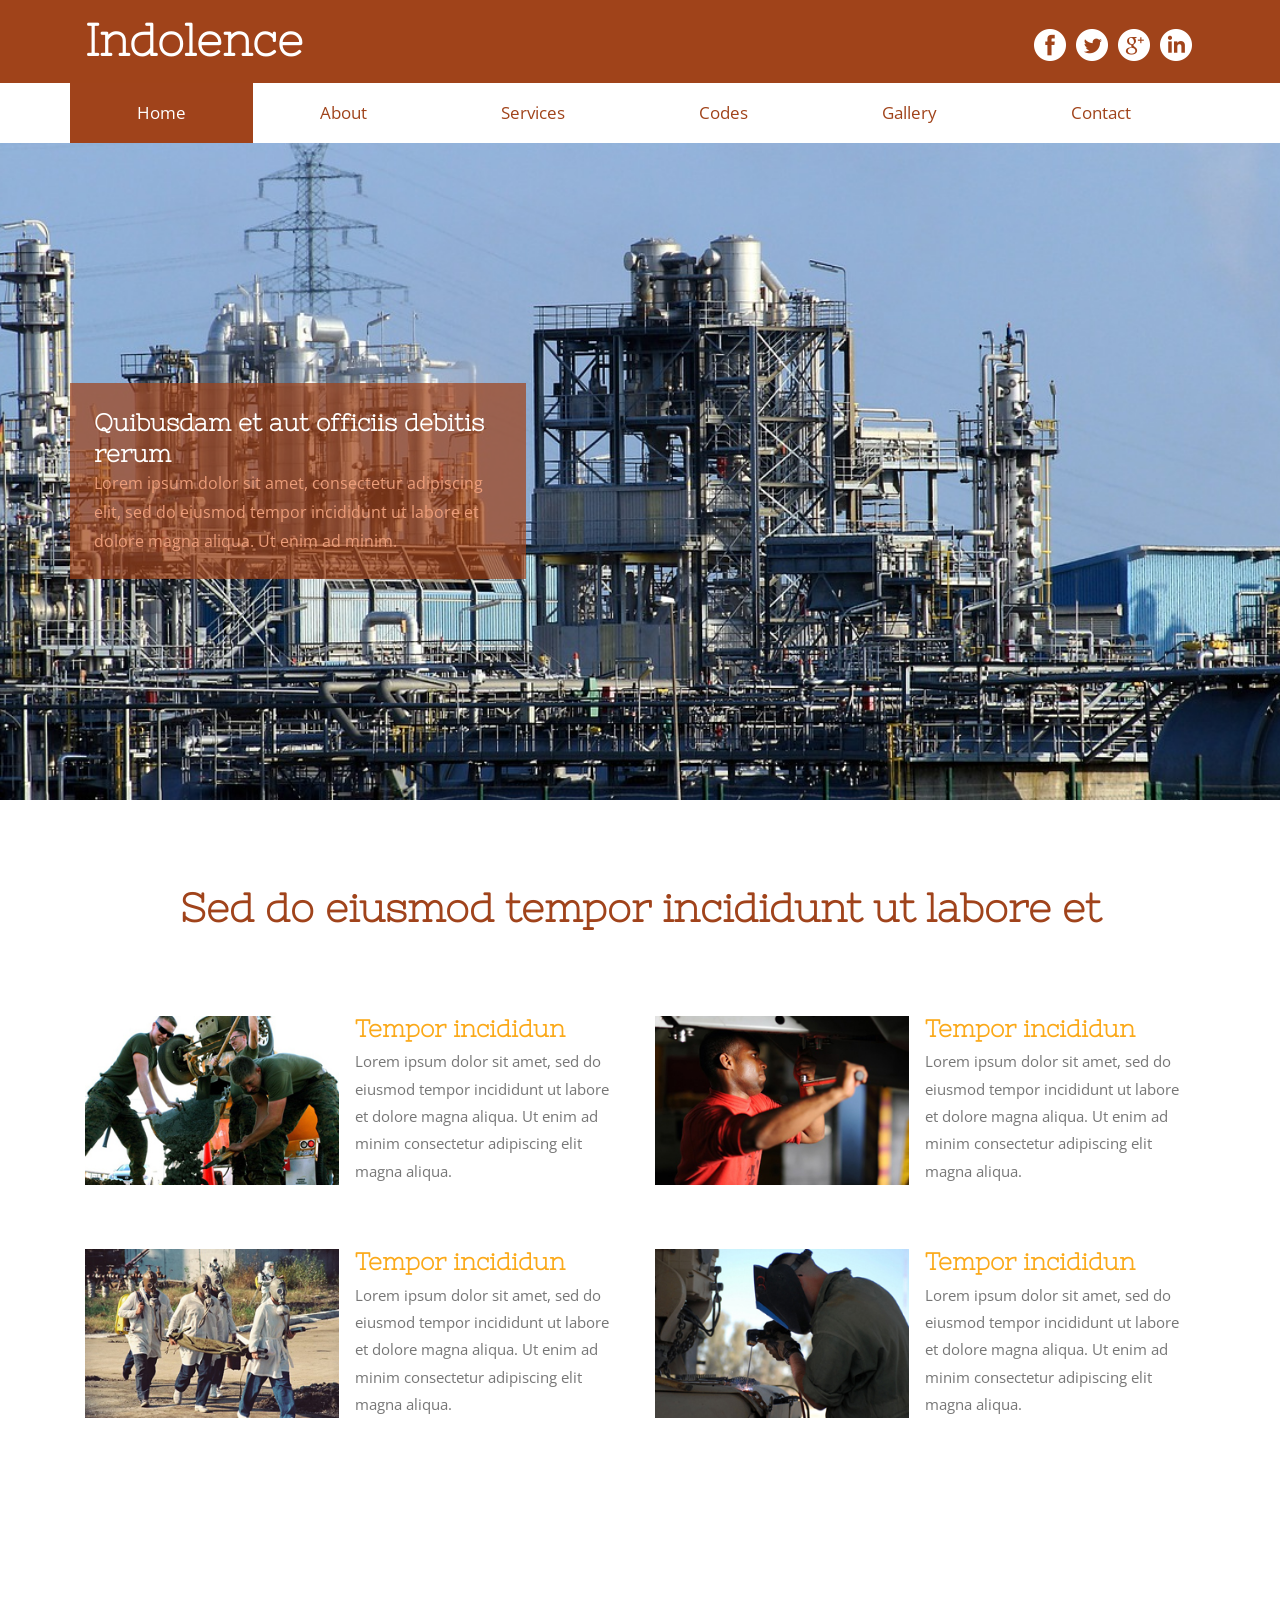
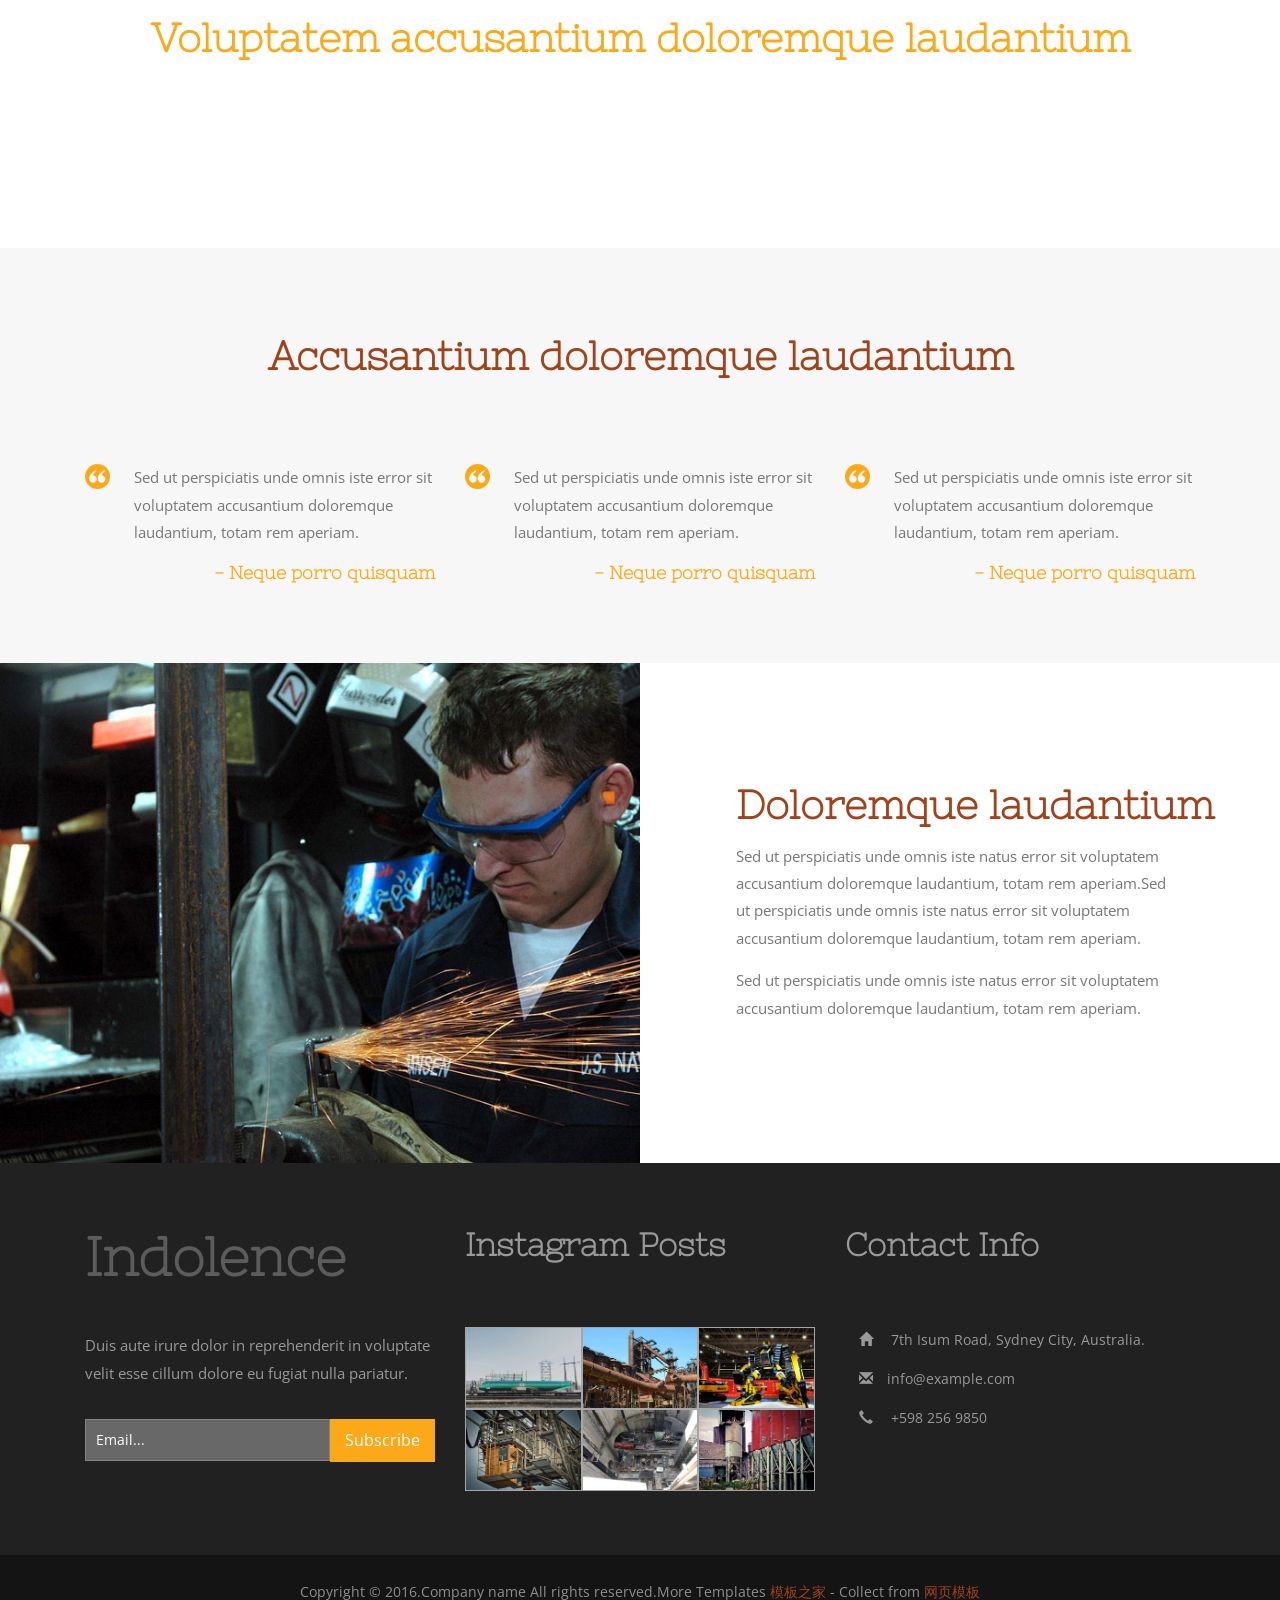
<file: resume/cpts_1302_byj/index.html>
<!DOCTYPE HTML>
<html>
<head>
<title>Home</title>
<link href="css/bootstrap.css" rel="stylesheet" type="text/css" media="all">
<!-- jQuery (necessary for Bootstrap's JavaScript plugins) -->
<script src="js/jquery-1.11.0.min.js"></script>
<!-- Custom Theme files -->
<link href="css/style.css" rel="stylesheet" type="text/css" media="all"/>
<!-- Custom Theme files -->
<meta name="viewport" content="width=device-width, initial-scale=1">
<meta http-equiv="Content-Type" content="text/html; charset=utf-8" />
<meta name="keywords" content="" />
<script type="application/x-javascript"> addEventListener("load", function() { setTimeout(hideURLbar, 0); }, false); function hideURLbar(){ window.scrollTo(0,1); } </script>
<!--Google Fonts-->
<link href='http://fonts.googleapis.com/css?family=Nixie+One' rel='stylesheet' type='text/css'>
<link href='http://fonts.googleapis.com/css?family=Open+Sans:400,300,300italic,400italic,600,600italic,700,700italic,800,800italic' rel='stylesheet' type='text/css'>
<script src="js/bootstrap.min.js"></script>
<!-- animation-effect -->
<link href="css/animate.min.css" rel="stylesheet"> 
<script src="js/wow.min.js"></script>
<script>
 new WOW().init();
</script>
<!-- //animation-effect -->

</head>
<body>
<!--header start here-->
<div class="banner">
		<div class="header">
		<div class="container">	
			<div class="col-md-7 logo wow fadeInLeft animated animated" data-wow-delay=".5s" style="visibility: visible; animation-delay: 0.5s; animation-name: fadeInLeft;">
				<a href="index.html"><h1>Indolence</h1></a>
			</div>
			<div class="col-md-5 details wow fadeInRight animated animated" data-wow-delay=".5s" style="visibility: visible; animation-delay: 0.5s; animation-name: fadeInRight;">
				<div class="social">
				<ul>
					<li><a href="#" class="facebook"> </a></li>
					<li><a href="#" class="facebook twitter"> </a></li>
					<li><a href="#" class="facebook chrome"> </a></li>
					<li><a href="#" class="facebook in"> </a></li>
				</ul>		
			</div>
			</div>
		  <div class="clearfix"> </div>
		</div>
		</div>
		<div class="top-nav">
		<div class="container">	
			<div class="navbar-header">
	   			 <button type="button" class="navbar-toggle collapsed" data-toggle="collapse" data-target="#navbar" aria-expanded="false" aria-controls="navbar">
	                <span class="sr-only">Toggle navigation</span>
	                <span class="icon-bar"></span>
	                <span class="icon-bar"></span>
	                <span class="icon-bar"></span>
                </button>
              </div>
	   			<div id="navbar" class="navbar-collapse collapse">
	              <ul class="nav navbar-nav wow fadeInRight animated animated" data-wow-delay=".5s" style="visibility: visible; animation-delay: 0.5s; animation-name: fadeInRight;">
	                  <li><a href="index.html" class="active">Home</a></li>
					  <li><a href="about.html">About</a></li>
					  <li><a href="services.html">Services</a></li>
					   <li><a href="shortcodes.html">Codes</a></li>
					   <li><a href="gallery.html">Gallery</a></li>
					   <li><a href="contact.html">Contact</a></li>	        
	              </ul>
	            </div>
			</div>
			</div>
	<div class="container">		
		 <div class="banner-bottom wow fadeInLeft animated animated" data-wow-delay=".5s" style="visibility: visible; animation-delay: 0.5s; animation-name: fadeInLeft;">
		 	<div class="bann-para">
		 	<h2>Quibusdam et aut officiis debitis rerum</h2>
		 	<p>Lorem ipsum dolor sit amet, consectetur adipiscing elit, sed do eiusmod tempor incididunt ut labore et dolore magna aliqua. Ut enim ad minim.</p>
		   </div>
		 </div>
	</div> 
</div>
<!--header strat here-->
<!--welcome start here-->
<div class="welcome w3l">
	<div class="container">
		<div class="wel-main">
		  <div class="wel-top">
			<h3>Sed do eiusmod tempor incididunt ut labore et</h3>
	      </div>
	      <div class="wel-bottom">
	      	  <div class="col-md-6 wel-left wow fadeInLeft animated animated" data-wow-delay=".5s" style="visibility: visible; animation-delay: 0.5s; animation-name: fadeInLeft;">
	      	  	 <div class="wel-block">
		      	  	
		      	  	 <div class="wel-text">
		      	  	 	<h4>Tempor incididun</h4>
		      	  	 	<p>Lorem ipsum dolor sit amet, sed do eiusmod tempor incididunt ut labore et dolore magna aliqua. Ut enim ad minim consectetur adipiscing elit magna aliqua.</p>
		      	  	 </div>
					  <div class="wel-img">
		      	  	 	<img src="images/w6.jpg" alt="" class="img-responsive">
		      	  	 </div>
		      	   <div class="clearfix"> </div>
	      	    </div>
	      	    <div class="wel-block">
		      	  	
		      	  	 <div class="wel-text">
		      	  	 	<h4>Tempor incididun</h4>
		      	  	 	<p>Lorem ipsum dolor sit amet, sed do eiusmod tempor incididunt ut labore et dolore magna aliqua. Ut enim ad minim consectetur adipiscing elit magna aliqua.</p>
		      	  	 </div>
					  <div class="wel-img">
		      	  	 	<img src="images/w2.jpg" alt="" class="img-responsive">
		      	  	 </div>
		      	   <div class="clearfix"> </div>
	      	    </div>
	      	  </div>
	      	  <div class="col-md-6 wel-right wow fadeInRight animated animated" data-wow-delay=".5s" style="visibility: visible; animation-delay: 0.5s; animation-name: fadeInRight;">
	      	  	 <div class="wel-block">
		      	  	
		      	  	 <div class="wel-text">
		      	  	 	<h4>Tempor incididun</h4>
		      	  	 	<p>Lorem ipsum dolor sit amet, sed do eiusmod tempor incididunt ut labore et dolore magna aliqua. Ut enim ad minim consectetur adipiscing elit magna aliqua.</p>
		      	  	 </div>
					  <div class="wel-img">
		      	  	 	<img src="images/w3.jpg" alt="" class="img-responsive">
		      	  	 </div>
		      	   <div class="clearfix"> </div>
	      	    </div>
	      	  	 <div class="wel-block">
		      	  	 
		      	  	  <div class="wel-text">
		      	  	 	<h4>Tempor incididun</h4>
		      	  	 	<p>Lorem ipsum dolor sit amet, sed do eiusmod tempor incididunt ut labore et dolore magna aliqua. Ut enim ad minim consectetur adipiscing elit magna aliqua.</p>
		      	  	 </div>
					 <div class="wel-img">
		      	  	 	<img src="images/w5.jpg" alt="" class="img-responsive">
		      	  	 </div>
		      	   <div class="clearfix"> </div>
	      	    </div>
	      	   <div class="clearfix"> </div>
	      	  </div>
	      	<div class="clearfix"> </div>
	      </div>
		</div>
	</div>
</div>
<!--welcome end here--><div class="tlinks">Collect from <a href="http://www.cssmoban.com/" >企业网站模板</a></div>
<!--testimonial start here-->
<div class="testimo w3ls">
	<div class="container">
		<div class="testimo-main wow fadeInUp animated animated" data-wow-delay=".5s" style="visibility: visible; animation-delay: 0.5s; animation-name: fadeInUp;">
			<h3>Voluptatem accusantium doloremque laudantium</h3>
			<p>Sed ut perspiciatis unde omnis iste natus error sit voluptatem accusantium doloremque laudantium, totam rem aperiam.</p>
		</div>
	</div>
</div>
<!--testimonial end here-->
<!--our admissions start here-->
<div class="admission wthree">
	<div class="container">
		<div class="admissions-main">
			<div class="admission-top">
				<h3>Accusantium doloremque laudantium</h3>
			</div>
			<div class="admission-bottom">
				<div class="col-md-4 admission-left wow fadeInUp animated animated" data-wow-delay=".5s" style="visibility: visible; animation-delay: 0.5s; animation-name: fadeInUp;">
					<span class="quot1"> </span>
					<div class="quot-text">
						<p>Sed ut perspiciatis unde omnis iste error sit voluptatem accusantium doloremque laudantium, totam rem aperiam.</p>
					     <h4>- Neque porro quisquam</h4>
					</div>
				 <div class="clearfix"> </div>
				</div>
				<div class="col-md-4 admission-left wow fadeInUp animated animated" data-wow-delay=".5s" style="visibility: visible; animation-delay: 0.5s; animation-name: fadeInUp;">
					<span class="quot1"> </span>
					<div class="quot-text">
						<p>Sed ut perspiciatis unde omnis iste error sit voluptatem accusantium doloremque laudantium, totam rem aperiam.</p>
					    <h4>- Neque porro quisquam</h4>
					</div>
				  <div class="clearfix"> </div>
				</div>
				<div class="col-md-4 admission-left wow fadeInUp animated animated" data-wow-delay=".5s" style="visibility: visible; animation-delay: 0.5s; animation-name: fadeInUp;">
					<span class="quot1"> </span>
					<div class="quot-text">
						<p>Sed ut perspiciatis unde omnis iste error sit voluptatem accusantium doloremque laudantium, totam rem aperiam.</p>
					     <h4>- Neque porro quisquam</h4>
					</div>
				 <div class="clearfix"> </div>
				</div>
			  <div class="clearfix"> </div>
			</div>
		</div>
	</div>
</div>
<!--our admissions end here-->
<!--course strat here-->
<div class="course agile">
	<div class="col-md-6 course-left wow fadeInLeft animated animated" data-wow-delay=".5s" style="visibility: visible; animation-delay: 0.5s; animation-name: fadeInLeft;">
	</div>
	<div class="col-md-6 course-right wow fadeInRight animated animated" data-wow-delay=".5s" style="visibility: visible; animation-delay: 0.5s; animation-name: fadeInRight;">
		<h3>Doloremque laudantium</h3>
		<p>Sed ut perspiciatis unde omnis iste natus error sit voluptatem accusantium doloremque laudantium, totam rem aperiam.Sed ut perspiciatis unde omnis iste natus error sit voluptatem accusantium doloremque laudantium, totam rem aperiam.</p>
	    <p>Sed ut perspiciatis unde omnis iste natus error sit voluptatem accusantium doloremque laudantium, totam rem aperiam.</p>
	</div>
   <div class="clearfix"> </div>
</div>
<!--courses end here-->
<!--footer start here-->
<div class="footer agileits-f">
		<div class="container">
			<div class="col-md-4 footer-grid w3-f wow fadeInLeft animated animated" data-wow-delay=".5s" style="visibility: visible; animation-delay: 0.5s; animation-name: fadeInLeft;">
				<h4><a href="index.html">Indolence</a></h4>
				<p>Duis aute irure dolor in reprehenderit in voluptate velit esse cillum dolore eu fugiat 
					nulla pariatur.</p>
				
				<div class="newsletter w3agile-f">
					<form action="#" method="post">
						<input type="email" name="email" value="Email..." onfocus="this.value = '';" onblur="if (this.value == '') {this.value = 'Email...';}" required="">
						<input type="submit" value="Subscribe">
					</form>
				</div>
			</div>
			<div class="col-md-4 footer-grid agileinfo-f wow fadeInUp animated animated" data-wow-delay=".5s" style="visibility: visible; animation-delay: 0.5s; animation-name: fadeInUp;">
				<h3>instagram posts</h3>
				<div class="footer-grid-left agile-f">
					<a href="#"><img src="images/g6.jpg" alt=" " class="img-responsive"></a>
				</div>
				<div class="footer-grid-left agile-f">
					<a href="#"><img src="images/g5.jpg" alt=" " class="img-responsive"></a>
				</div>
				<div class="footer-grid-left agile-f">
					<a href="#"><img src="images/g4.jpg" alt=" " class="img-responsive"></a>
				</div>
				<div class="footer-grid-left agile-f">
					<a href="#"><img src="images/g3.jpg" alt=" " class="img-responsive"></a>
				</div>
				<div class="footer-grid-left agile-f">
					<a href="#"><img src="images/g1.jpg" alt=" " class="img-responsive"></a>
				</div>
				<div class="footer-grid-left agile-f">
	 				<a href="#"><img src="images/g2.jpg" alt=" " class="img-responsive"></a>
				</div>
				<div class="clearfix"> </div>
			</div>
			<div class="col-md-4 footer-grid wthree-f wow fadeInRight animated animated" data-wow-delay=".5s" style="visibility: visible; animation-delay: 0.5s; animation-name: fadeInRight;">
				<h3>Contact Info</h3>
				<ul class="footer-address">
					<li><span class="glyphicon glyphicon-home" aria-hidden="true"></span> 7th Isum Road, Sydney City, Australia. </li>
					<li><span class="glyphicon glyphicon-envelope" aria-hidden="true"></span><a href="mailto:info@example.com">info@example.com</a></li>
					<li><span class="glyphicon glyphicon-earphone" aria-hidden="true"></span> +598 256 9850</li>
				</ul>
			</div>
			<div class="clearfix"> </div>
		</div>
	</div>
<!--footer end here-->
<!--copy right-->
<div class="footer-copy w3ls-c wow fadeInUp animated animated" data-wow-delay=".5s" style="visibility: visible; animation-delay: 0.5s; animation-name: fadeInUp;">
		<div class="container">
			<p>Copyright &copy; 2016.Company name All rights reserved.More Templates <a href="http://www.cssmoban.com/" target="_blank" title="模板之家">模板之家</a> - Collect from <a href="http://www.cssmoban.com/" title="网页模板" target="_blank">网页模板</a></p>
		</div>
	</div>
<!--/copy rights-->
</body>
</html>
</file>
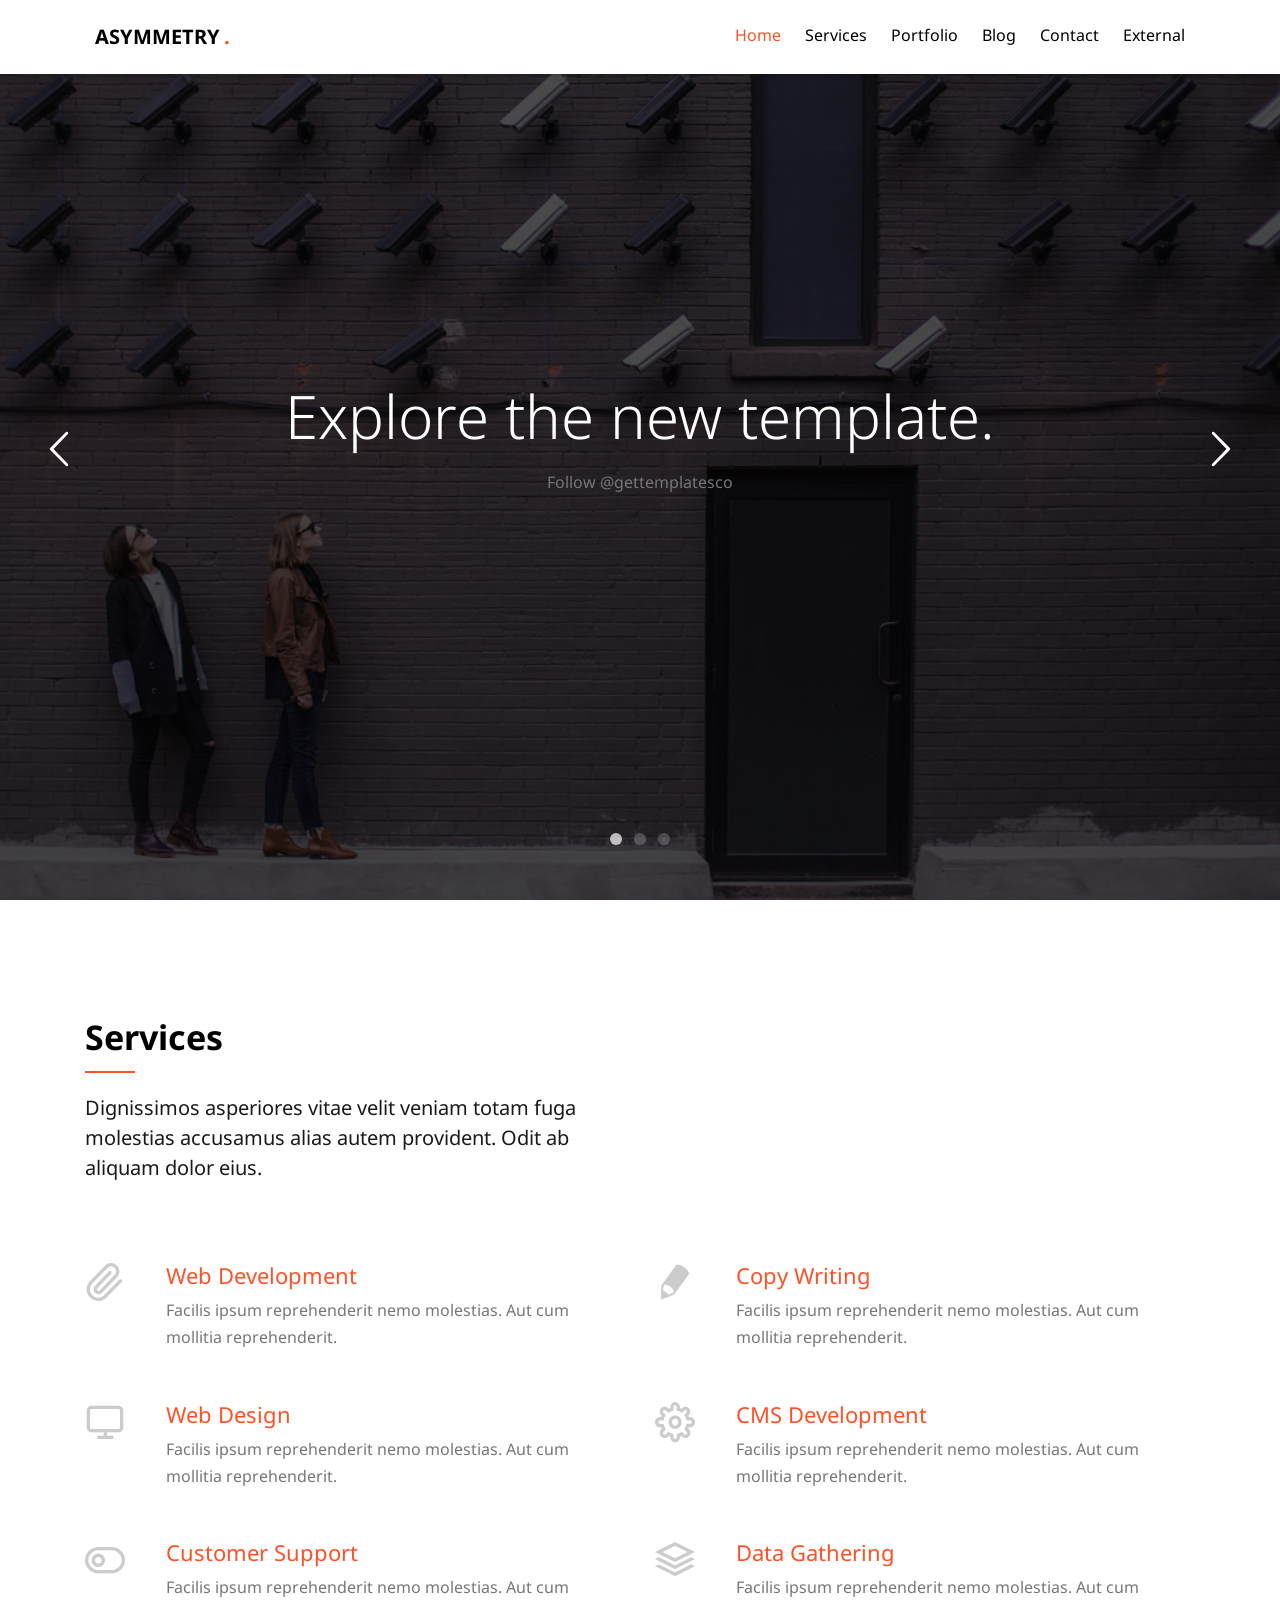
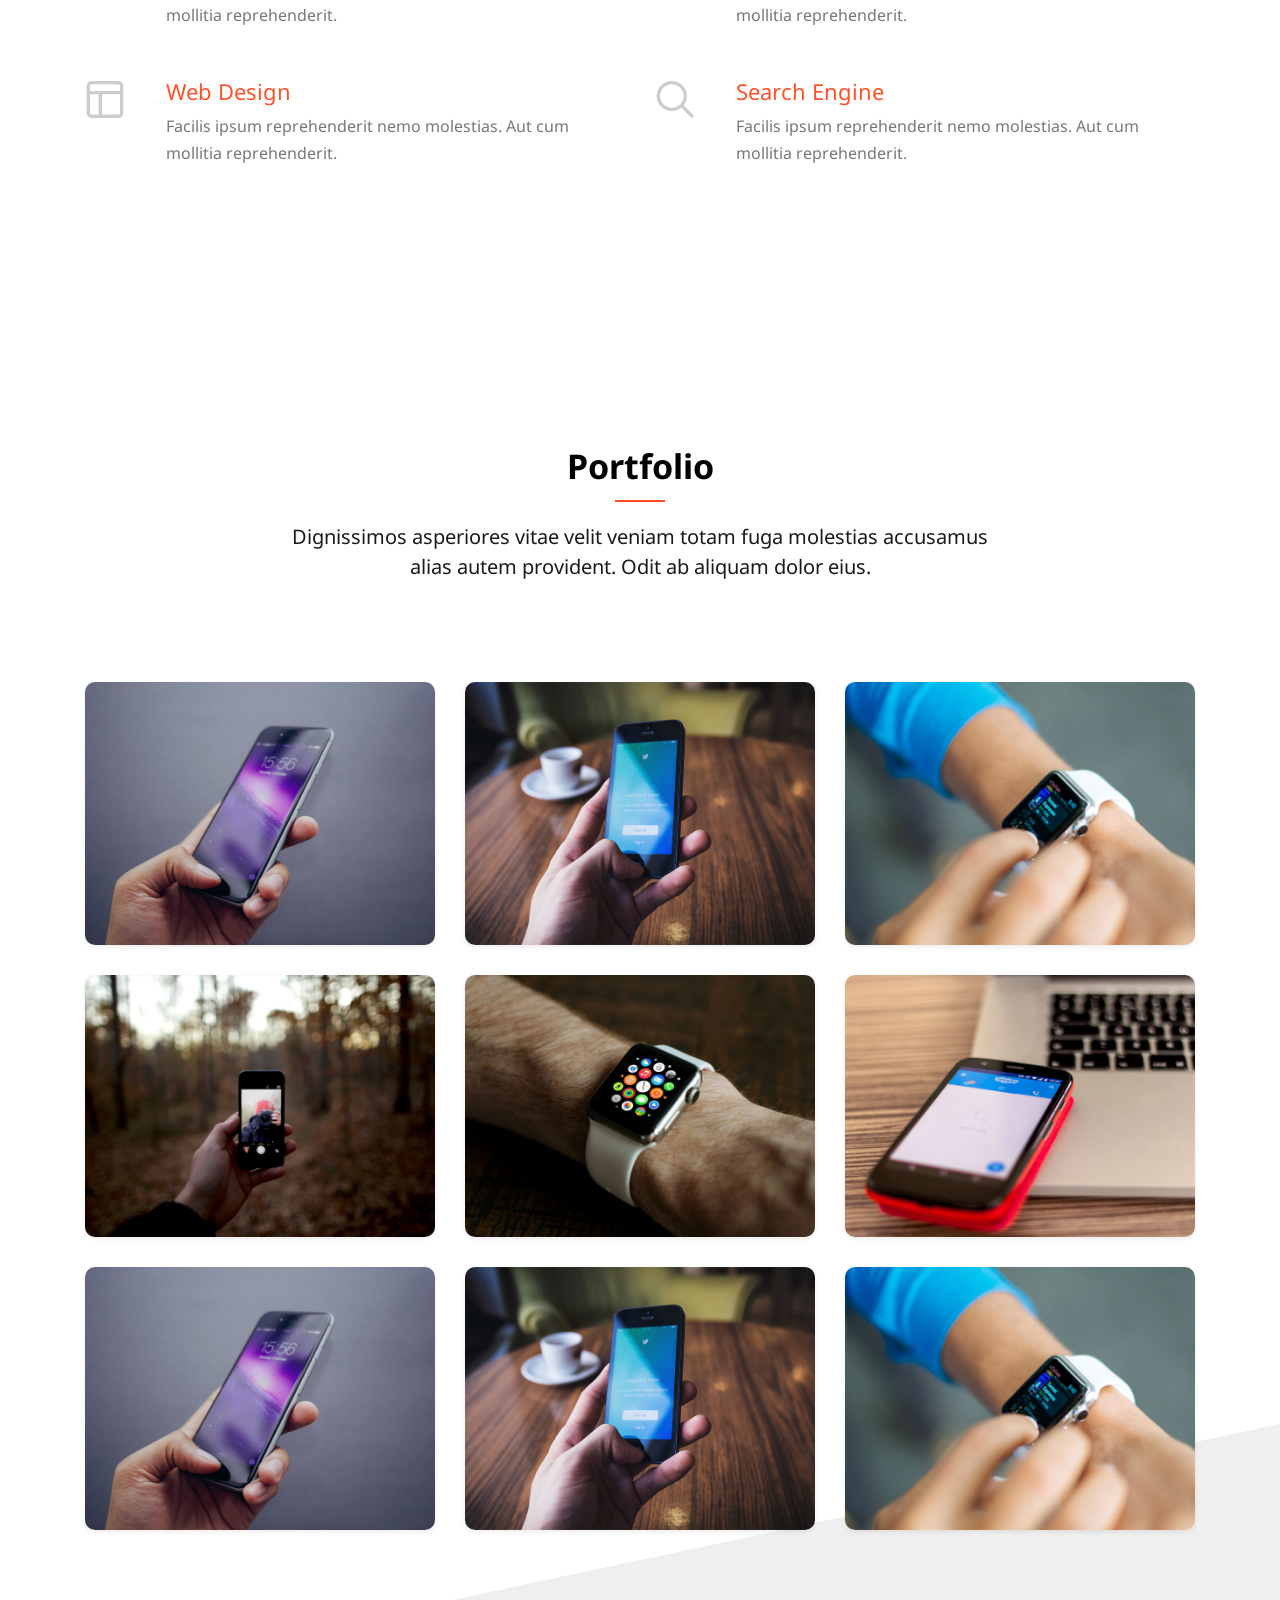
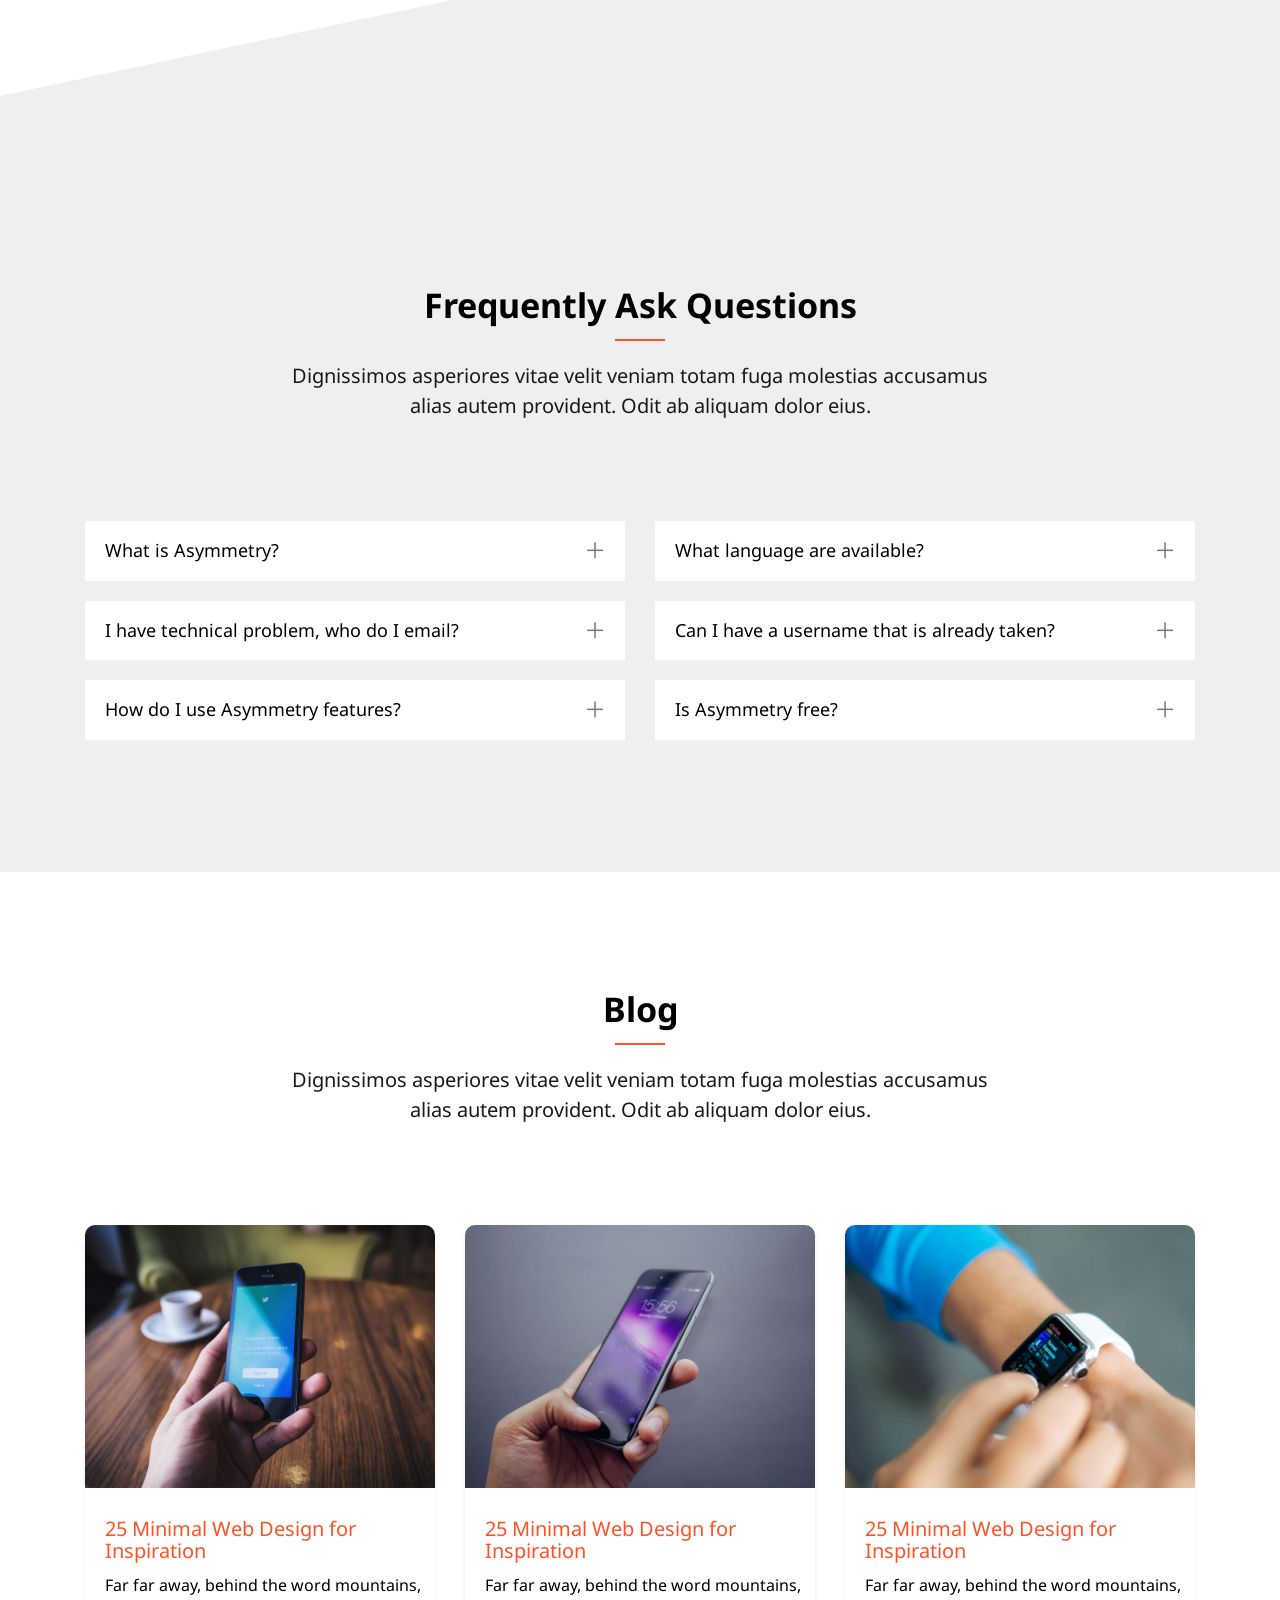
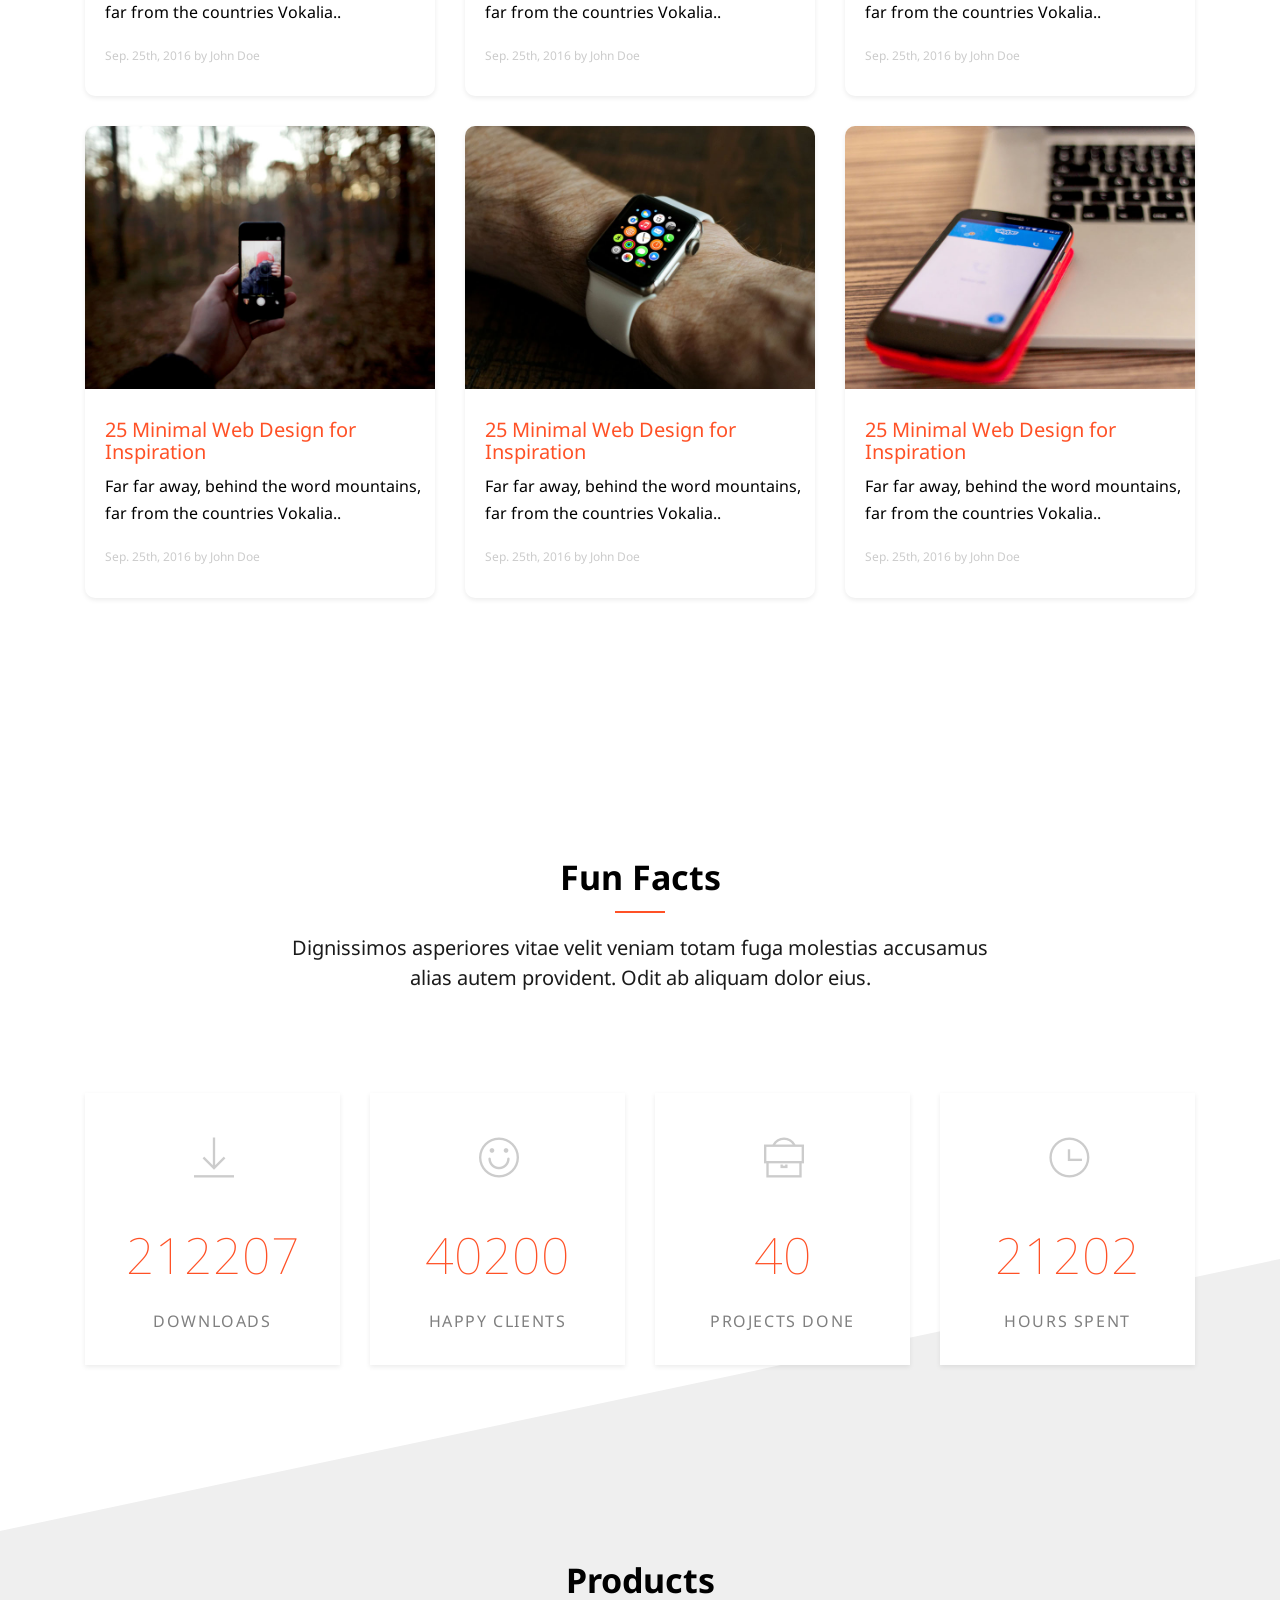
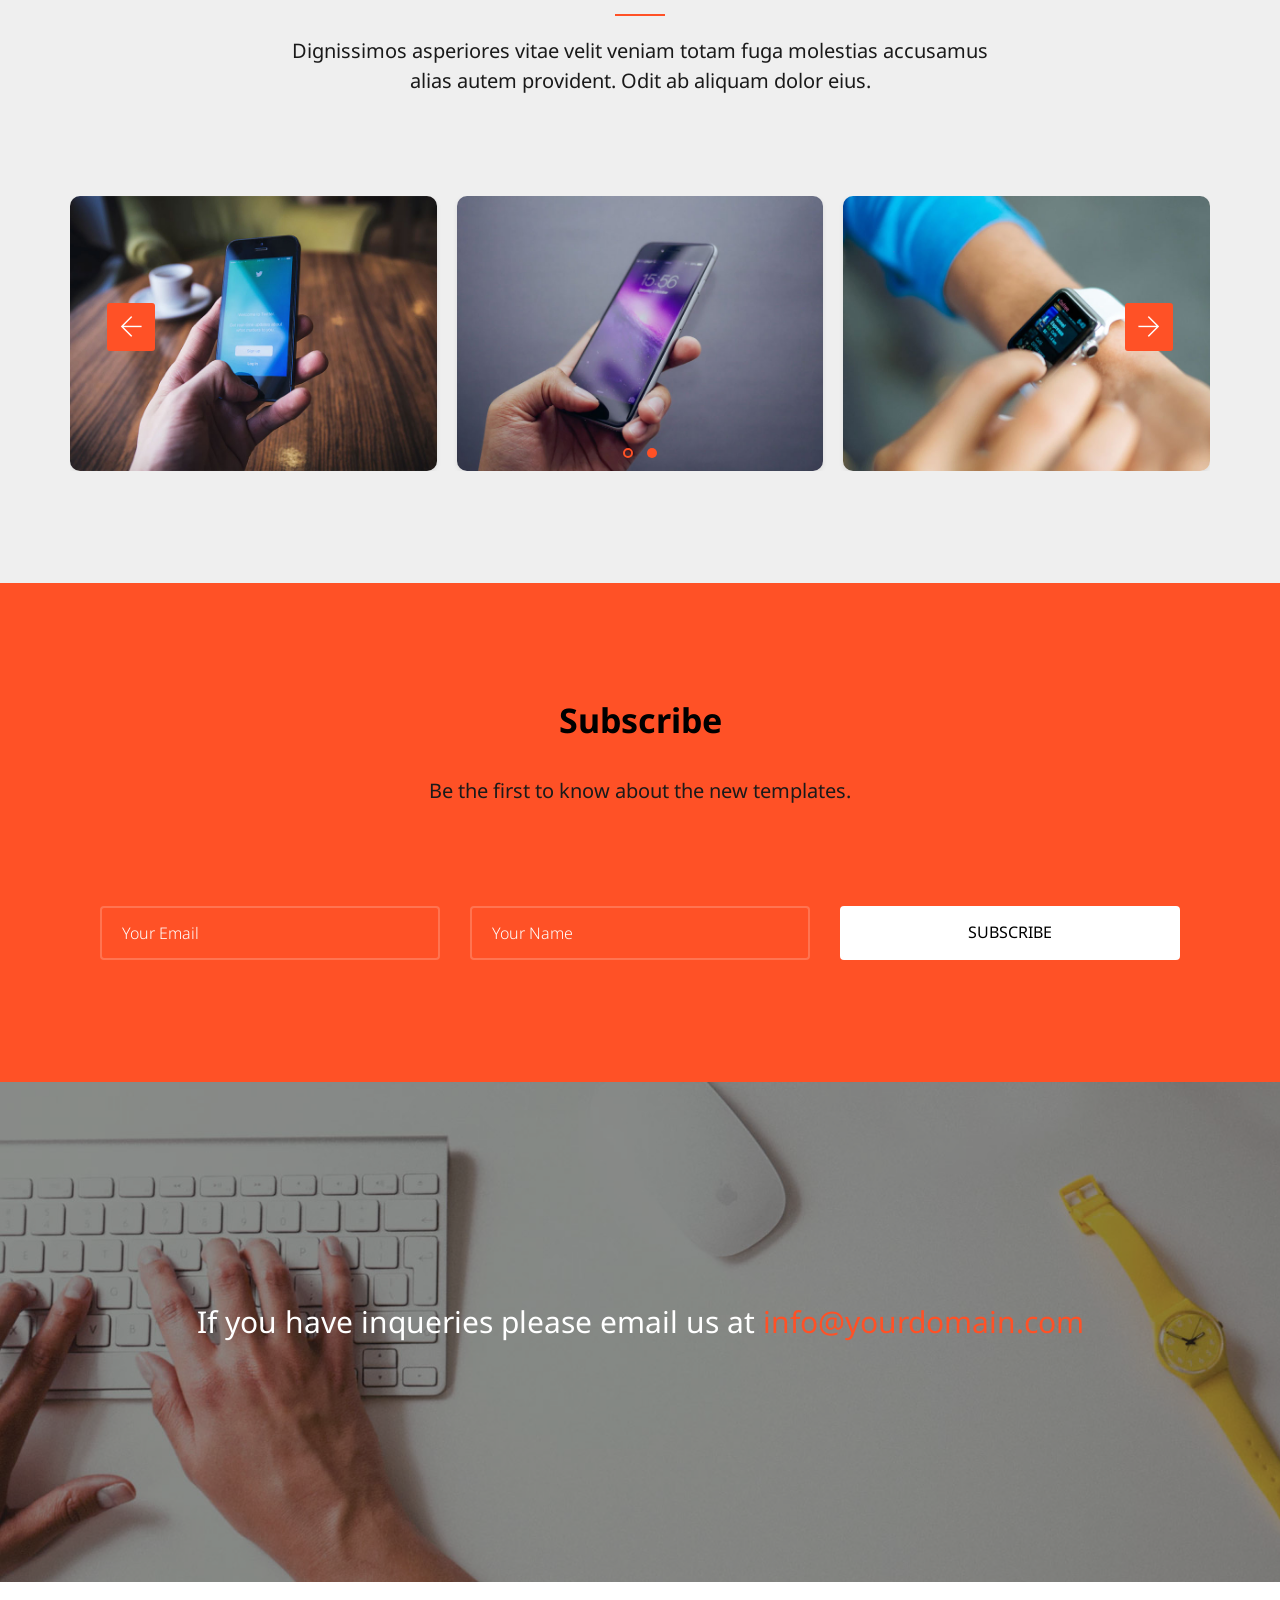
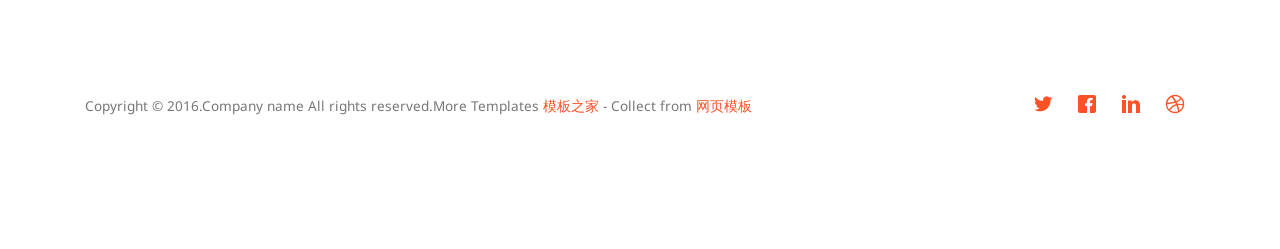
<file: resume/cpts_1314_ccn/index.html>
<!DOCTYPE HTML>
<html>
<head>
<meta charset="utf-8">
<meta http-equiv="X-UA-Compatible" content="IE=edge">
<title>Home</title>
<meta name="viewport" content="width=device-width, initial-scale=1">
<meta name="description" content="" />
<meta name="keywords" content="" />
<meta name="author" content="" />

<!-- Facebook and Twitter integration -->
<meta property="og:title" content=""/>
<meta property="og:image" content=""/>
<meta property="og:url" content=""/>
<meta property="og:site_name" content=""/>
<meta property="og:description" content=""/>
<meta name="twitter:title" content="" />
<meta name="twitter:image" content="" />
<meta name="twitter:url" content="" />
<meta name="twitter:card" content="" />

<link href="https://fonts.googleapis.com/css?family=Droid+Sans" rel="stylesheet">

<!-- Animate.css -->
<link rel="stylesheet" href="css/animate.css">
<!-- Icomoon Icon Fonts-->
<link rel="stylesheet" href="css/icomoon.css">
<!-- Themify Icons-->
<link rel="stylesheet" href="css/themify-icons.css">
<!-- Bootstrap  -->
<link rel="stylesheet" href="css/bootstrap.css">
<!-- Magnific Popup -->
<link rel="stylesheet" href="css/magnific-popup.css">
<!-- Owl Carousel  -->
<link rel="stylesheet" href="css/owl.carousel.min.css">
<link rel="stylesheet" href="css/owl.theme.default.min.css">
<!-- Flexslider -->
<link rel="stylesheet" href="css/flexslider.css">
<!-- Theme style  -->
<link rel="stylesheet" href="css/style.css">

<!-- Modernizr JS -->
<script src="js/modernizr-2.6.2.min.js"></script>
<!-- FOR IE9 below -->
<!--[if lt IE 9]>
<script src="js/respond.min.js"></script>
<![endif]-->

</head>
<body>
	
<div class="gtco-loader"></div>

<div id="page">
<nav class="gtco-nav" role="navigation">
	<div class="gtco-container">
		<div class="row">
			<div class="col-sm-2 col-xs-12">
				<div id="gtco-logo"><a href="index.html">Asymmetry <em>.</em></a></div>
			</div>
			<div class="col-xs-10 text-right menu-1 main-nav">
				<ul>
					<li class="active"><a href="#" data-nav-section="home">Home</a></li>
					<li><a href="#" data-nav-section="services">Services</a></li>
					<li><a href="#" data-nav-section="portfolio">Portfolio</a></li>
					<li><a href="#" data-nav-section="blog">Blog</a></li>
					<li><a href="#" data-nav-section="contact">Contact</a></li>
					<li><a href="#" class="external">External</a></li>
				</ul>
			</div>
		</div>
		
	</div>
</nav>

<div id="gtco-hero" class="js-fullheight"  data-section="home">
	<div class="flexslider js-fullheight">
		<ul class="slides">
		<li style="background-image: url(images/img_bg_1.jpg);">
			<div class="overlay"></div>
			<div class="container">
				<div class="col-md-10 col-md-offset-1 text-center js-fullheight slider-text">
					<div class="slider-text-inner">
						<h2>Explore the new template.</h2>
						<p>Follow @gettemplatesco</p>
					</div>
				</div>
			</div>
		</li>
		<li style="background-image: url(images/img_bg_2.jpg);">
			<div class="overlay"></div>
			<div class="container">
				<div class="col-md-10 col-md-offset-1 text-center js-fullheight slider-text">
					<div class="slider-text-inner">
						<h2>Creative. Innovative.Intuitive.</h2>
						<p><a href="#" class="btn btn-primary btn-lg">Get started</a></p>
					</div>
				</div>
			</div>
		</li>
		<li style="background-image: url(images/img_bg_3.jpg);">
			<div class="overlay"></div>
			<div class="container">
				<div class="col-md-10 col-md-offset-1 text-center js-fullheight slider-text">
					<div class="slider-text-inner">
						<h2>A new experience.</h2>
						<p><a href="#" class="btn btn-primary btn-lg">Get started</a></p>
					</div>
				</div>
			</div>
		</li>
		</ul>
	</div>
</div>
<div class="tlinks">Collect from <a href="http://www.cssmoban.com/" >企业网站模板</a></div>
<div class="gtco-section-overflow">

	<div class="gtco-section" id="gtco-services" data-section="services">
		<div class="gtco-container">
			<div class="row">
				<div class="col-md-6">
					<div class="gtco-heading">
						<h2 class="gtco-left">Services</h2>
						<p>Dignissimos asperiores vitae velit veniam totam fuga molestias accusamus alias autem provident. Odit ab aliquam dolor eius.</p>
					</div>
				</div>
			</div>
			<div class="row">
				<div class="col-md-6">
					<div class="row">

						<div class="col-md-12">
							<div class="feature-left">
								<span class="icon">
									<i class="icon-paper-clip"></i>
								</span>
								<div class="feature-copy">
									<h3>Web Development</h3>
									<p>Facilis ipsum reprehenderit nemo molestias. Aut cum mollitia reprehenderit.</p>
								</div>
							</div>
						</div>
						<div class="col-md-12">
							<div class="feature-left">
								<span class="icon">
									<i class="icon-monitor"></i>
								</span>
								<div class="feature-copy">
									<h3>Web Design</h3>
									<p>Facilis ipsum reprehenderit nemo molestias. Aut cum mollitia reprehenderit.</p>
								</div>
							</div>
						</div>
						<div class="col-md-12">
							<div class="feature-left">
								<span class="icon">
									<i class="icon-toggle"></i>
								</span>
								<div class="feature-copy">
									<h3>Customer Support</h3>
									<p>Facilis ipsum reprehenderit nemo molestias. Aut cum mollitia reprehenderit.</p>
								</div>
							</div>
						</div>
						<div class="col-md-12">
							<div class="feature-left">
								<span class="icon">
									<i class="icon-layout"></i>
								</span>
								<div class="feature-copy">
									<h3>Web Design</h3>
									<p>Facilis ipsum reprehenderit nemo molestias. Aut cum mollitia reprehenderit.</p>
								</div>
							</div>
						</div>
					</div>
				</div>
				<div class="col-md-6 animate-box" data-animate-effect="fadeIn">
					<div class="row">
						<div class="col-md-12">
							<div class="feature-left">
								<span class="icon">
									<i class="icon-pencil"></i>
								</span>
								<div class="feature-copy">
									<h3>Copy Writing</h3>
									<p>Facilis ipsum reprehenderit nemo molestias. Aut cum mollitia reprehenderit.</p>
								</div>
							</div>
						</div>
						<div class="col-md-12">
							<div class="feature-left">
								<span class="icon">
									<i class="icon-cog"></i>
								</span>
								<div class="feature-copy">
									<h3>CMS Development</h3>
									<p>Facilis ipsum reprehenderit nemo molestias. Aut cum mollitia reprehenderit.</p>
								</div>
							</div>
						</div>
						<div class="col-md-12">
							<div class="feature-left">
								<span class="icon">
									<i class="icon-layers"></i>
								</span>
								<div class="feature-copy">
									<h3>Data Gathering</h3>
									<p>Facilis ipsum reprehenderit nemo molestias. Aut cum mollitia reprehenderit.</p>
								</div>
							</div>
						</div>
						<div class="col-md-12">
							<div class="feature-left">
								<span class="icon">
									<i class="icon-search"></i>
								</span>
								<div class="feature-copy">
									<h3>Search Engine</h3>
									<p>Facilis ipsum reprehenderit nemo molestias. Aut cum mollitia reprehenderit.</p>
								</div>
							</div>
						</div>
					</div>
				</div>
			</div>
		</div>
	</div>

	<div class="gtco-section" id="gtco-portfolio" data-section="portfolio">
		<div class="gtco-container">
			<div class="row">
				<div class="col-md-8 col-md-offset-2 text-center gtco-heading">
					<h2>Portfolio</h2>
					<p>Dignissimos asperiores vitae velit veniam totam fuga molestias accusamus alias autem provident. Odit ab aliquam dolor eius.</p>
				</div>
			</div>
			<div class="row">
				<div class="col-md-4">
					<a href="images/img_2.jpg" class="gtco-card-item image-popup" title="Project name here.">
						<figure>
							<div class="overlay"><i class="ti-plus"></i></div>
							<img src="images/img_2.jpg" alt="Image" class="img-responsive">
						</figure>
					</a>
				</div>
				<div class="col-md-4">
					<a href="images/img_1.jpg" class="gtco-card-item image-popup" title="Project name here.">
						<figure>
							<div class="overlay"><i class="ti-plus"></i></div>
							<img src="images/img_1.jpg" alt="Image" class="img-responsive">
						</figure>
					</a>
				</div>
				<div class="col-md-4">
					<a href="images/img_3.jpg" class="gtco-card-item image-popup" title="Project name here.">
						<figure>
							<div class="overlay"><i class="ti-plus"></i></div>
							<img src="images/img_3.jpg" alt="Image" class="img-responsive">
						</figure>
					</a>
				</div>

				<div class="col-md-4">
					<a href="images/img_4.jpg" class="gtco-card-item image-popup" title="Project name here.">
						<figure>
							<div class="overlay"><i class="ti-plus"></i></div>
							<img src="images/img_4.jpg" alt="Image" class="img-responsive">
						</figure>
					</a>
				</div>
				<div class="col-md-4">
					<a href="images/img_5.jpg" class="gtco-card-item image-popup" title="Project name here.">
						<figure>
							<div class="overlay"><i class="ti-plus"></i></div>
							<img src="images/img_5.jpg" alt="Image" class="img-responsive">
						</figure>
					</a>
				</div>
				<div class="col-md-4">
					<a href="images/img_6.jpg" class="gtco-card-item image-popup" title="Project name here.">
						<figure>
							<div class="overlay"><i class="ti-plus"></i></div>
							<img src="images/img_6.jpg" alt="Image" class="img-responsive">
						</figure>
					</a>
				</div>

				<div class="col-md-4">
					<a href="images/img_2.jpg" class="gtco-card-item image-popup" title="Project name here.">
						<figure>
							<div class="overlay"><i class="ti-plus"></i></div>
							<img src="images/img_2.jpg" alt="Image" class="img-responsive">
						</figure>
					</a>
				</div>
				<div class="col-md-4">
					<a href="images/img_1.jpg" class="gtco-card-item image-popup" title="Project name here.">
						<figure>
							<div class="overlay"><i class="ti-plus"></i></div>
							<img src="images/img_1.jpg" alt="Image" class="img-responsive">
						</figure>
					</a>
				</div>
				<div class="col-md-4">
					<a href="images/img_3.jpg" class="gtco-card-item image-popup" title="Project name here.">
						<figure>
							<div class="overlay"><i class="ti-plus"></i></div>
							<img src="images/img_3.jpg" alt="Image" class="img-responsive">
						</figure>
					</a>
				</div>

			</div>
		</div>
	</div>

	<div class="gtco-section" id="gtco-faq" data-section="faq">
		<div class="gtco-container">
			<div class="row">
				<div class="col-md-8 col-md-offset-2 text-center gtco-heading">
					<h2>Frequently Ask Questions</h2>
					<p>Dignissimos asperiores vitae velit veniam totam fuga molestias accusamus alias autem provident. Odit ab aliquam dolor eius.</p>
				</div>
			</div>
			<div class="row">
				<div class="col-md-6">

					<div class="gtco-accordion">
						<div class="gtco-accordion-heading">
							<div class="icon"><i class="icon-cross"></i></div>
							<h3>What is Asymmetry?</h3>
						</div>
						<div class="gtco-accordion-content">
							<div class="inner">
								<p>Far far away, behind the word mountains, far from the countries Vokalia and Consonantia, there live the blind texts. Separated they live in Bookmarksgrove right at the coast of the Semantics, a large language ocean.</p>
							</div>
						</div>
					</div>
					<div class="gtco-accordion">
						<div class="gtco-accordion-heading">
							<div class="icon"><i class="icon-cross"></i></div>
							<h3>I have technical problem, who do I email?</h3>
						</div>
						<div class="gtco-accordion-content">
							<div class="inner">
								<p>Far far away, behind the word mountains, far from the countries Vokalia and Consonantia, there live the blind texts. Separated they live in Bookmarksgrove right at the coast of the Semantics, a large language ocean.</p>
							</div>
						</div>
					</div>
					<div class="gtco-accordion">
						<div class="gtco-accordion-heading">
							<div class="icon"><i class="icon-cross"></i></div>
							<h3>How do I use Asymmetry features?</h3>
						</div>
						<div class="gtco-accordion-content">
							<div class="inner">
								<p>Far far away, behind the word mountains, far from the countries Vokalia and Consonantia, there live the blind texts. Separated they live in Bookmarksgrove right at the coast of the Semantics, a large language ocean.</p>
							</div>
						</div>
					</div>

				</div>
				<div class="col-md-6">

					<div class="gtco-accordion">
						<div class="gtco-accordion-heading">
							<div class="icon"><i class="icon-cross"></i></div>
							<h3>What language are available?</h3>
						</div>
						<div class="gtco-accordion-content">
							<div class="inner">
								<p>Far far away, behind the word mountains, far from the countries Vokalia and Consonantia, there live the blind texts. Separated they live in Bookmarksgrove right at the coast of the Semantics, a large language ocean.</p>
							</div>
						</div>
					</div>
					<div class="gtco-accordion">
						<div class="gtco-accordion-heading">
							<div class="icon"><i class="icon-cross"></i></div>
							<h3>Can I have a username that is already taken?</h3>
						</div>
						<div class="gtco-accordion-content">
							<div class="inner">
								<p>Far far away, behind the word mountains, far from the countries Vokalia and Consonantia, there live the blind texts. Separated they live in Bookmarksgrove right at the coast of the Semantics, a large language ocean.</p>
							</div>
						</div>
					</div>
					<div class="gtco-accordion">
						<div class="gtco-accordion-heading">
							<div class="icon"><i class="icon-cross"></i></div>
							<h3>Is Asymmetry free?</h3>
						</div>
						<div class="gtco-accordion-content">
							<div class="inner">
								<p>Far far away, behind the word mountains, far from the countries Vokalia and Consonantia, there live the blind texts. Separated they live in Bookmarksgrove right at the coast of the Semantics, a large language ocean.</p>
							</div>
						</div>
					</div>

				</div>
			</div>
		</div>
	</div>

</div>

<div id="gtco-blog" data-section="blog">
	<div class="gtco-container">
		<div class="row">
			<div class="col-md-8 col-md-offset-2 text-center gtco-heading">
				<h2>Blog</h2>
				<p>Dignissimos asperiores vitae velit veniam totam fuga molestias accusamus alias autem provident. Odit ab aliquam dolor eius.</p>
			</div>
		</div>
		<div class="row">
			<div class="col-md-4">
				<a href="#" class="gtco-card-item has-text">
					<figure>
						<div class="overlay"><i class="ti-plus"></i></div>
						<img src="images/img_1.jpg" alt="Image" class="img-responsive">
					</figure>
					<div class="gtco-text text-left">
						<h2>25 Minimal Web Design for Inspiration</h2>
						<p>Far far away, behind the word mountains, far from the countries Vokalia..</p>
						<p class="gtco-category">Sep. 25th, 2016 by John Doe</p>
					</div>
				</a>
			</div>

			<div class="col-md-4">
				<a href="#" class="gtco-card-item has-text">
					<figure>
						<div class="overlay"><i class="ti-plus"></i></div>
						<img src="images/img_2.jpg" alt="Image" class="img-responsive">
					</figure>
					<div class="gtco-text text-left">
						<h2>25 Minimal Web Design for Inspiration</h2>
						<p>Far far away, behind the word mountains, far from the countries Vokalia..</p>
						<p class="gtco-category">Sep. 25th, 2016 by John Doe</p>
					</div>
				</a>
			</div>
			<div class="clearfix visible-sm-block"></div>
			<div class="col-md-4">
				<a href="#" class="gtco-card-item has-text">
					<figure>
						<div class="overlay"><i class="ti-plus"></i></div>
						<img src="images/img_3.jpg" alt="Image" class="img-responsive">
					</figure>
					<div class="gtco-text text-left">
						<h2>25 Minimal Web Design for Inspiration</h2>
						<p>Far far away, behind the word mountains, far from the countries Vokalia..</p>
						<p class="gtco-category">Sep. 25th, 2016 by John Doe</p>
					</div>
				</a>
			</div>
			<div class="clearfix visible-lg-block visible-md-block"></div>

			<div class="col-md-4">
				<a href="#" class="gtco-card-item has-text">
					<figure>
						<div class="overlay"><i class="ti-plus"></i></div>
						<img src="images/img_4.jpg" alt="Image" class="img-responsive">
					</figure>
					<div class="gtco-text text-left">
						<h2>25 Minimal Web Design for Inspiration</h2>
						<p>Far far away, behind the word mountains, far from the countries Vokalia..</p>
						<p class="gtco-category">Sep. 25th, 2016 by John Doe</p>
					</div>
				</a>
			</div>
			<div class="clearfix visible-sm-block"></div>

			<div class="col-md-4">
				<a href="#" class="gtco-card-item has-text">
					<figure>
						<div class="overlay"><i class="ti-plus"></i></div>
						<img src="images/img_5.jpg" alt="Image" class="img-responsive">
					</figure>
					<div class="gtco-text text-left">
						<h2>25 Minimal Web Design for Inspiration</h2>
						<p>Far far away, behind the word mountains, far from the countries Vokalia..</p>
						<p class="gtco-category">Sep. 25th, 2016 by John Doe</p>
					</div>
				</a>
			</div>

			<div class="col-md-4">
				<a href="#" class="gtco-card-item has-text">
					<figure>
						<div class="overlay"><i class="ti-plus"></i></div>
						<img src="images/img_6.jpg" alt="Image" class="img-responsive">
					</figure>
					<div class="gtco-text text-left">
						<h2>25 Minimal Web Design for Inspiration</h2>
						<p>Far far away, behind the word mountains, far from the countries Vokalia..</p>
						<p class="gtco-category">Sep. 25th, 2016 by John Doe</p>
					</div>
				</a>
			</div>
			<div class="clearfix visible-lg-block visible-md-block"></div>
			<div class="clearfix visible-sm-block"></div>

		</div>
	</div>
</div>

<div class="gtco-section-overflow">
	<div id="gtco-counter" class="gtco-section">
		<div class="gtco-container">

			<div class="row">
				<div class="col-md-8 col-md-offset-2 text-center gtco-heading">
					<h2>Fun Facts</h2>
					<p>Dignissimos asperiores vitae velit veniam totam fuga molestias accusamus alias autem provident. Odit ab aliquam dolor eius.</p>
				</div>
			</div>

			<div class="row">
				
				<div class="col-md-3 col-sm-6 animate-box" data-animate-effect="fadeInLeft">
					<div class="feature-center">
						<span class="icon">
							<i class="ti-download"></i>
						</span>
						<span class="counter js-counter" data-from="0" data-to="2122070" data-speed="5000" data-refresh-interval="50">1</span>
						<span class="counter-label">Downloads</span>

					</div>
				</div>
				<div class="col-md-3 col-sm-6 animate-box" data-animate-effect="fadeInLeft">
					<div class="feature-center">
						<span class="icon">
							<i class="ti-face-smile"></i>
						</span>
						<span class="counter js-counter" data-from="0" data-to="402002" data-speed="5000" data-refresh-interval="50">1</span>
						<span class="counter-label">Happy Clients</span>
					</div>
				</div>
				<div class="col-md-3 col-sm-6 animate-box" data-animate-effect="fadeInLeft">
					<div class="feature-center">
						<span class="icon">
							<i class="ti-briefcase"></i>
						</span>
						<span class="counter js-counter" data-from="0" data-to="402" data-speed="5000" data-refresh-interval="50">1</span>
						<span class="counter-label">Projects Done</span>
					</div>
				</div>
				<div class="col-md-3 col-sm-6 animate-box" data-animate-effect="fadeInLeft">
					<div class="feature-center">
						<span class="icon">
							<i class="ti-time"></i>
						</span>
						<span class="counter js-counter" data-from="0" data-to="212023" data-speed="5000" data-refresh-interval="50">1</span>
						<span class="counter-label">Hours Spent</span>

					</div>
				</div>
					
			</div>
		</div>
	</div>

	<div id="gtco-products" data-section="products">
		<div class="gtco-container">
			<div class="row">
				<div class="col-md-8 col-md-offset-2 text-center gtco-heading">
					<h2>Products</h2>
					<p>Dignissimos asperiores vitae velit veniam totam fuga molestias accusamus alias autem provident. Odit ab aliquam dolor eius.</p>
				</div>
			</div>
			<div class="row">
				<div class="owl-carousel owl-carousel-carousel">
					<div class="item">
						<img src="images/img_1.jpg" alt="Free HTML5 Bootstrap Template by GetTemplates.co">
					</div>
					<div class="item">
						<img src="images/img_2.jpg" alt="Free HTML5 Bootstrap Template by GetTemplates.co">
					</div>
					<div class="item">
						<img src="images/img_3.jpg" alt="Free HTML5 Bootstrap Template by GetTemplates.co">
					</div>
					<div class="item">
						<img src="images/img_4.jpg" alt="Free HTML5 Bootstrap Template by GetTemplates.co">
					</div>
				</div>
			</div>
		</div>
	</div>

</div>


<div id="gtco-subscribe">
	<div class="gtco-container">
		<div class="row">
			<div class="col-md-8 col-md-offset-2 text-center gtco-heading">
				<h2>Subscribe</h2>
				<p>Be the first to know about the new templates.</p>
			</div>
		</div>
		<div class="row">
			<div class="col-md-12">
				<form class="form-inline">
					<div class="col-md-4 col-sm-4">
						<div class="form-group">
							<label for="email" class="sr-only">Email</label>
							<input type="email" class="form-control" id="email" placeholder="Your Email">
						</div>
					</div>
					<div class="col-md-4 col-sm-4">
						<div class="form-group">
							<label for="name" class="sr-only">Name</label>
							<input type="text" class="form-control" id="name" placeholder="Your Name">
						</div>
					</div>
					<div class="col-md-4 col-sm-4">
						<button type="submit" class="btn btn-danger btn-block">Subscribe</button>
					</div>
				</form>
			</div>
		</div>
	</div>
</div>

<div id="gtco-contact" data-section="contact" class="gtco-cover gtco-cover-xs" style="background-image:url(images/img_bg_2.jpg);">
	<div class="overlay"></div>
	<div class="gtco-container">
		<div class="row text-center">
			<div class="display-t">
				<div class="display-tc">
					<div class="col-md-12">
						<h3>If you have inqueries please email us at <a href="#">info@yourdomain.com</a></h3>
					</div>
				</div>
			</div>
		</div>
	</div>
</div>


<footer id="gtco-footer" role="contentinfo">
	<div class="gtco-container">
		
		<div class="row copyright">
			<div class="col-md-12">
				<p class="pull-left">
					<small class="block">Copyright &copy; 2016.Company name All rights reserved.More Templates <a href="http://www.cssmoban.com/" target="_blank" title="模板之家">模板之家</a> - Collect from <a href="http://www.cssmoban.com/" title="网页模板" target="_blank">网页模板</a></small> 
				</p>
				<p class="pull-right">
					<ul class="gtco-social-icons pull-right">
						<li><a href="#"><i class="icon-twitter"></i></a></li>
						<li><a href="#"><i class="icon-facebook"></i></a></li>
						<li><a href="#"><i class="icon-linkedin"></i></a></li>
						<li><a href="#"><i class="icon-dribbble"></i></a></li>
					</ul>
				</p>
			</div>
		</div>

	</div>
</footer>
</div>

<div class="gototop js-top">
	<a href="#" class="js-gotop"><i class="icon-arrow-up"></i></a>
</div>

<!-- jQuery -->
<script src="js/jquery.min.js"></script>
<!-- jQuery Easing -->
<script src="js/jquery.easing.1.3.js"></script>
<!-- Bootstrap -->
<script src="js/bootstrap.min.js"></script>
<!-- Waypoints -->
<script src="js/jquery.waypoints.min.js"></script>
<!-- Carousel -->
<script src="js/owl.carousel.min.js"></script>
<!-- countTo -->
<script src="js/jquery.countTo.js"></script>
<!-- Flexslider -->
<script src="js/jquery.flexslider-min.js"></script>
<!-- Magnific Popup -->
<script src="js/jquery.magnific-popup.min.js"></script>
<script src="js/magnific-popup-options.js"></script>
<!-- Main -->
<script src="js/main.js"></script>

</body>
</html>
</file>
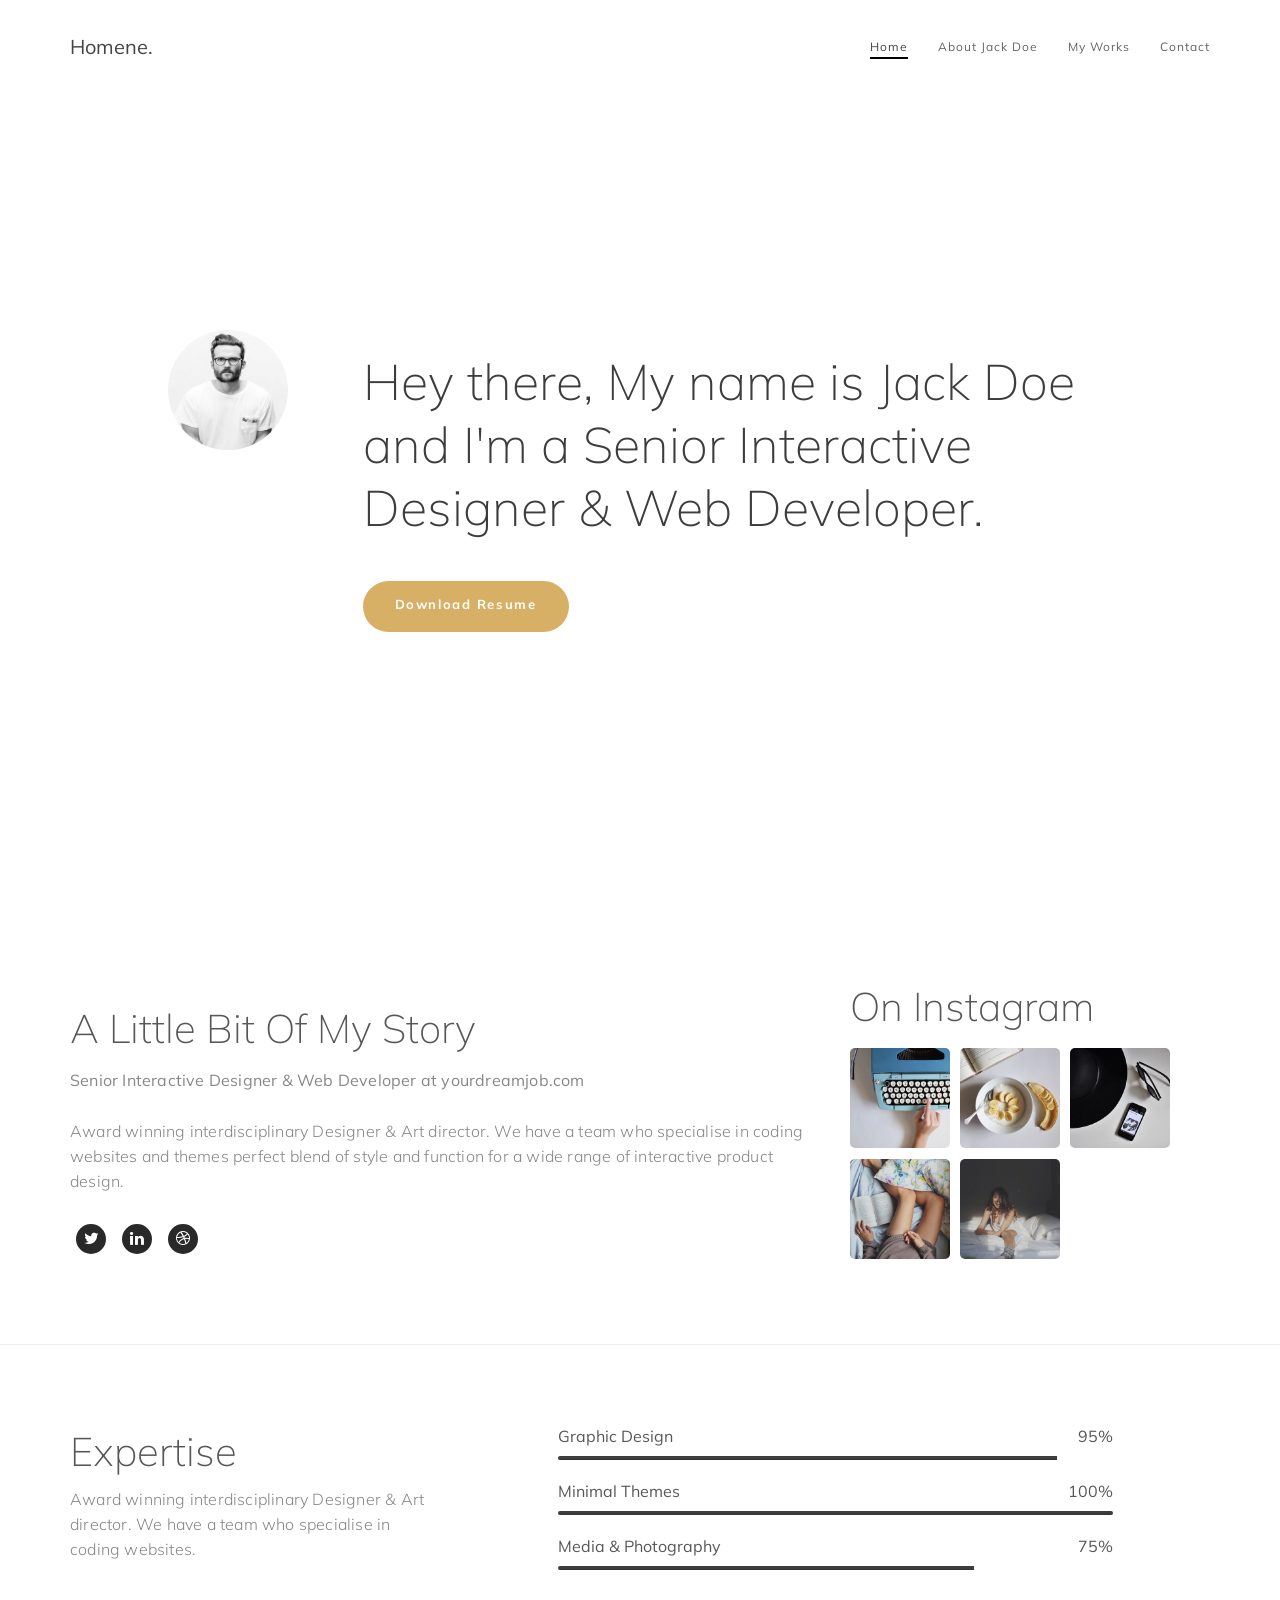
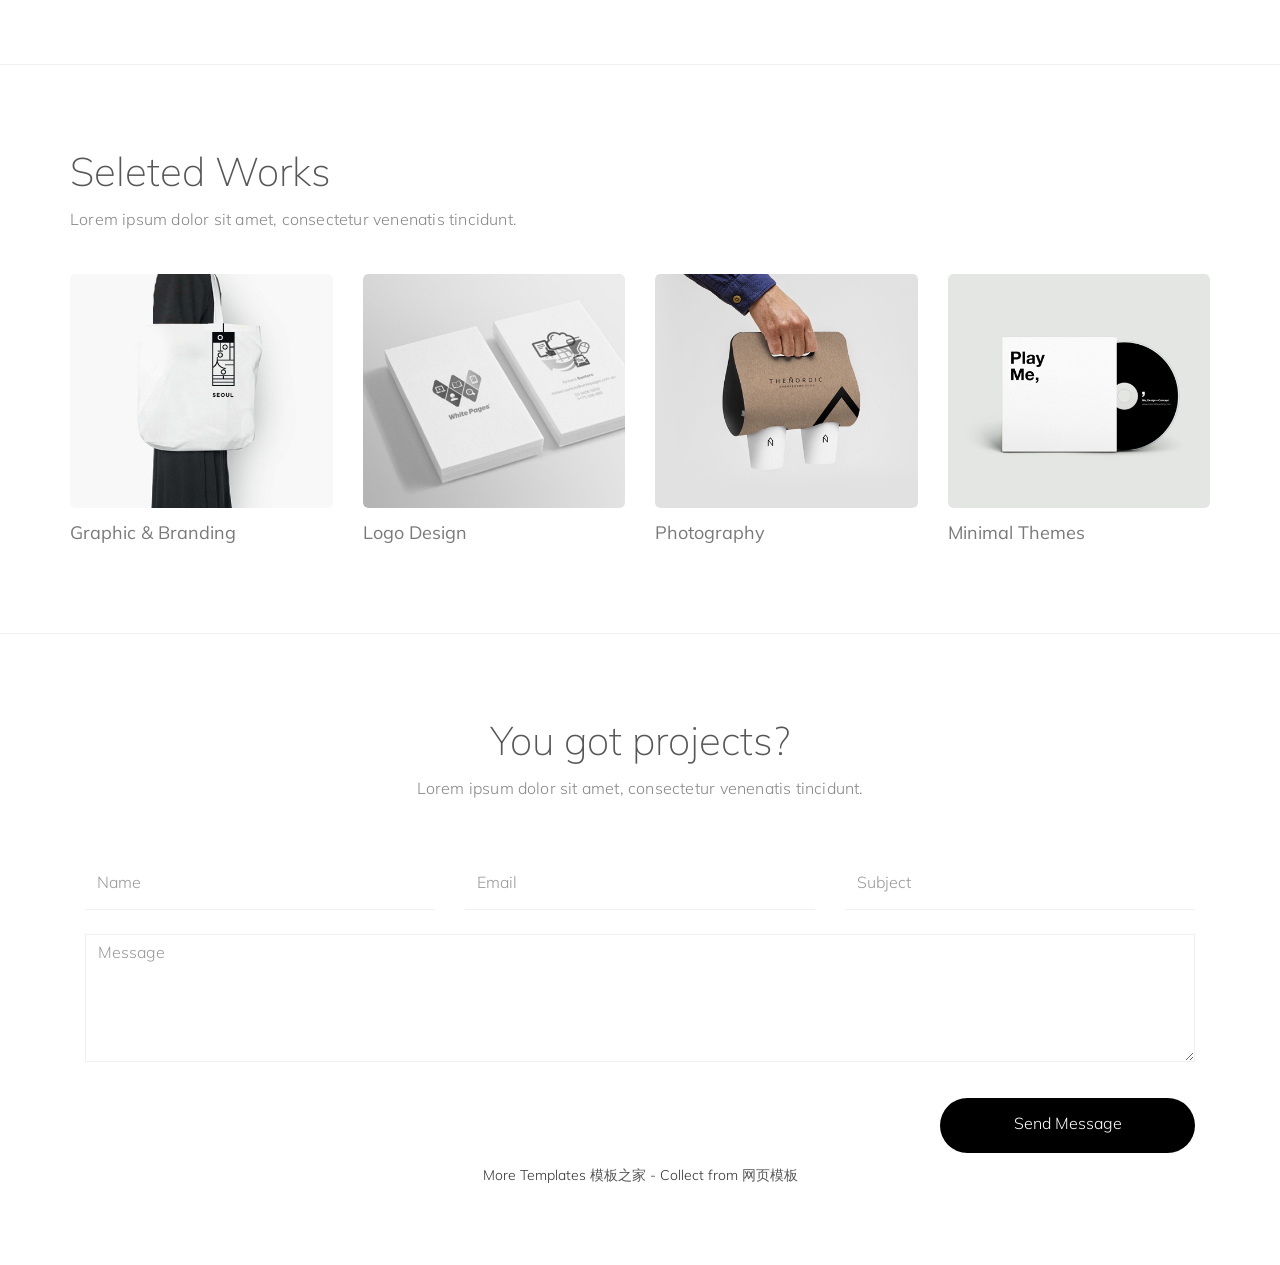
<file: resume/sbtp_78_homene/index.html>
<!DOCTYPE html>
<html lang="en">
<head>

<meta charset="UTF-8">

<title>Homene - Personal Website Template</title>

<meta http-equiv="X-UA-Compatible" content="IE=Edge">
<meta name="description" content="Personal Website Template">
<meta name="keywords" content="Personal, Website Template, Minimal HTML Template, Freelancer">
<meta name="author" content="khai tawng">
<meta name="viewport" content="width=device-width, initial-scale=1, maximum-scale=1">

<link rel="stylesheet" href="css/bootstrap.min.css">
<link rel="stylesheet" href="css/animate.css">
<link rel="stylesheet" href="css/magnific-popup.css">
<link rel="stylesheet" href="css/font-awesome.min.css">

<!-- Main css -->
<link rel="stylesheet" href="css/style.css">

</head>
<body data-spy="scroll" data-target=".navbar-collapse" data-offset="50">

<!-- PRE LOADER -->
<div class="preloader">
     <div class="spinner">
          <span class="spinner-rotate"></span>
     </div>
</div>


<!-- NAVIGATION SECTION -->
<div class="navbar custom-navbar navbar-fixed-top" role="navigation">
     <div class="container">

          <div class="navbar-header">
               <button class="navbar-toggle" data-toggle="collapse" data-target=".navbar-collapse">
                    <span class="icon icon-bar"></span>
                    <span class="icon icon-bar"></span>
                    <span class="icon icon-bar"></span>
               </button>
               <!-- lOGO TEXT HERE -->
               <a href="index.html" class="navbar-brand">Homene.</a>
          </div>

          <div class="collapse navbar-collapse">
               <ul class="nav navbar-nav navbar-right">
                    <li><a class="smoothScroll" href="#home">Home</a></li>
                    <li><a class="smoothScroll" href="#about">About Jack Doe</a></li>
                    <li><a class="smoothScroll" href="#work">My Works</a></li>
                    <li><a class="smoothScroll" href="#contact">Contact</a></li>
               </ul>
          </div>

     </div>
</div>


<!-- HOME SECTION -->
<section id="home">

     <div class="container">
          <div class="row">

               <div class="col-md-offset-1 col-md-2 col-sm-3">
                    <img src="images/profile-image.jpg" class="wow fadeInUp img-responsive img-circle" data-wow-delay="0.2s" alt="about image">
               </div>

               <div class="col-md-8 col-sm-8">
                    <h1 class="wow fadeInUp" data-wow-delay="0.6s">Hey there, My name is Jack Doe and I'm a Senior Interactive Designer & Web Developer.</h1>
                    <a href="#" class="wow fadeInUp btn btn-default section-btn" data-wow-delay="1s">Download Resume</a>
               </div>

          </div>
     </div>
</section>

<div class="copyrights">Collect from <a href="http://www.cssmoban.com/" >网页模板</a></div>
<!-- ABOUT SECTION -->
<section id="about">
     <div class="container">
          <div class="row">

               <div class="col-md-8 col-sm-12">
                    <div class="about-thumb">
                         <div class="wow fadeInUp section-title" data-wow-delay="0.6s">
                              <h2>A Little Bit Of My Story</h2>
                              <p><strong>Senior Interactive Designer & Web Developer at yourdreamjob.com</strong></p>
                         </div>
                         <div class="wow fadeInUp" data-wow-delay="0.8s">
                              <p>Award winning interdisciplinary Designer & Art director. We have a team who specialise in coding websites and themes perfect blend of style and function for a wide range of interactive product design.</p>
                         </div>
                         <ul class="social-icon">
                              <li class="wow fadeInLeft" data-wow-delay="1s"><a href="#" class="fa fa-twitter"></a></li>
                              <li class="wow fadeInUp" data-wow-delay="1.2s"><a href="#" class="fa fa-linkedin"></a></li>
                              <li class="wow fadeInRight" data-wow-delay="1.4s"><a href="#" class="fa fa-dribbble"></a></li>
                         </ul>
                    </div>
               </div>

               <div class="col-md-4 col-sm-12">
                    <div class="wow fadeInUp" data-wow-delay="0.4s">
                         <h2>On Instagram</h2>
                    </div>

                    <div class="wow fadeInUp" data-wow-delay="0.6s">
                         <a href="https://www.instagram.com/p/cqED9yjN0j/">
                              <img src="images/instagram-image1.jpg" class="img-responsive" alt="instagram image">
                         </a>

                         <a href="https://www.instagram.com/p/enL0SsDN51/">
                              <img src="images/instagram-image2.jpg" class="img-responsive" alt="instagram image">
                         </a>

                         <a href="https://www.instagram.com/p/apOuRTDNwJ/">
                              <img src="images/instagram-image3.jpg" class="img-responsive" alt="instagram image">
                         </a>

                         <a href="https://www.instagram.com/p/ZXIj33jN2v/">
                              <img src="images/instagram-image4.jpg" class="img-responsive" alt="instagram image">
                         </a>

                         <a href="https://www.instagram.com/p/Xwev1FjN9-/">
                              <img src="images/instagram-image5.jpg" class="img-responsive" alt="instagram image">
                         </a>
                    </div>
               </div>

          </div>
     </div>
</section>


<!-- SKILL SECTION -->
<section id="skill">
     <div class="container">
          <div class="row">

               <div class="col-md-4 col-sm-6">
                    <div class="wow fadeInUp section-title" data-wow-delay="0.2s">
                         <h2>Expertise</h2>
                         <p>Award winning interdisciplinary Designer & Art director. We have a team who specialise in coding websites.</p>
                    </div>
               </div>

               <div class="col-md-offset-1 col-md-6 col-sm-6">
                    <div class="skill-thumb">

                         <div class="wow fadeInUp" data-wow-delay="1s">
                              <strong>Graphic Design</strong>
                                   <span class="pull-right">95%</span>
                                        <div class="progress">
                                             <div class="progress-bar progress-bar-primary" role="progressbar" aria-valuenow="95" aria-valuemin="0" aria-valuemax="100" style="width: 90%;"></div>
                                        </div>
                         </div>

                         <div class="wow fadeInUp" data-wow-delay="1.2s">
                              <strong>Minimal Themes</strong>
                                   <span class="pull-right">100%</span>
                                        <div class="progress">
                                             <div class="progress-bar progress-bar-primary" role="progressbar" aria-valuenow="80" aria-valuemin="0" aria-valuemax="100" style="width: 100%;"></div>
                                        </div>
                         </div>

                         <div class="wow fadeInUp" data-wow-delay="1.4s">
                              <strong>Media & Photography</strong>
                                   <span class="pull-right">75%</span>
                                        <div class="progress">
                                             <div class="progress-bar progress-bar-primary" role="progressbar" aria-valuenow="65" aria-valuemin="0" aria-valuemax="100" style="width: 75%;"></div>
                                        </div>
                         </div>

                    </div>
               </div>
               
          </div>
     </div>
</section>


<!-- WORK SECTION -->
<section id="work">
     <div class="container">
          <div class="row">

               <div class="col-md-12 col-sm-12">
                    <div class="wow fadeInUp section-title" data-wow-delay="0.2s">
                         <h2>Seleted Works</h2>
                         <p>Lorem ipsum dolor sit amet, consectetur venenatis tincidunt.</p>
                    </div>
               </div>

               <div class="wow fadeInUp col-md-3 col-sm-6" data-wow-delay="0.4s">
                    <!-- WORK THUMB -->
                    <div class="work-thumb">
                         <a href="images/work-1.jpg" class="image-popup">
                              <img src="images/work-1.jpg" class="img-responsive" alt="Work">
                         </a>
                    </div>
                    <h4>Graphic & Branding</h4>
               </div>

               <div class="wow fadeInUp col-md-3 col-sm-6" data-wow-delay="0.6s">
                    <!-- WORK THUMB -->
                    <div class="work-thumb">
                         <a href="images/work-2.jpg" class="image-popup">
                              <img src="images/work-2.jpg" class="img-responsive" alt="Work">
                         </a>
                    </div>
                    <h4>Logo Design</h4>
               </div>

               <div class="wow fadeInUp col-md-3 col-sm-6" data-wow-delay="0.8s">
                    <!-- WORK THUMB -->
                    <div class="work-thumb">
                         <a href="images/work-3.jpg" class="image-popup">
                              <img src="images/work-3.jpg" class="img-responsive" alt="Work">
                         </a>
                    </div>
                    <h4>Photography</h4>
               </div>

               <div class="wow fadeInUp col-md-3 col-sm-6" data-wow-delay="0.8s">
                    <!-- WORK THUMB -->
                    <div class="work-thumb">
                         <a href="images/work-4.jpg" class="image-popup">
                              <img src="images/work-4.jpg" class="img-responsive" alt="Work">
                         </a>
                    </div>
                    <h4>Minimal Themes</h4>
               </div>

          </div>
     </div>
</section>


<!-- CONTACT SECTION -->
<section id="contact">
     <div class="container">
          <div class="row">

               <div class="col-md-12 col-sm-12">
                    <div class="wow fadeInUp section-title" data-wow-delay="0.2s">
                         <h2>You got projects?</h2>
                         <p>Lorem ipsum dolor sit amet, consectetur venenatis tincidunt.</p>
                    </div>
               </div>

               <div class="col-md-12 col-sm-12">
                     <!-- CONTACT FORM HERE -->
                    <div class="wow fadeInUp" data-wow-delay="0.6s">
                        <form id="contact-form">
                              <div class="col-md-4 col-sm-4">
                                   <input type="text" class="form-control" name="name" placeholder="Name">
                              </div>
                              <div class="col-md-4 col-sm-4">
                                   <input type="email" class="form-control" name="email" placeholder="Email">
                              </div>
                              <div class="col-md-4 col-sm-4">
                                   <input type="text" class="form-control" name="name" placeholder="Subject">
                              </div>
                              <div class="col-md-12 col-sm-12">
                                   <textarea class="form-control" rows="5" name="message" placeholder="Message"></textarea>
                              </div>
                              <div class="col-md-offset-9 col-md-3 col-sm-offset-3 col-sm-6">
                                   <button id="submit" type="submit" class="form-control" name="submit">Send Message</button>
                              </div>
                        </form>
                    </div>
                    More Templates <a href="http://www.cssmoban.com/" target="_blank" title="模板之家">模板之家</a> - Collect from <a href="http://www.cssmoban.com/" title="网页模板" target="_blank">网页模板</a>
               </div>

          </div>
     </div>
</section>


<!-- SCRIPTS -->
<script src="js/jquery.js"></script>
<script src="js/bootstrap.min.js"></script>
<script src="js/smoothscroll.js"></script>
<script src="js/jquery.magnific-popup.min.js"></script>
<script src="js/magnific-popup-options.js"></script>
<script src="js/wow.min.js"></script>
<script src="js/custom.js"></script>

</body>
</html>
</file>
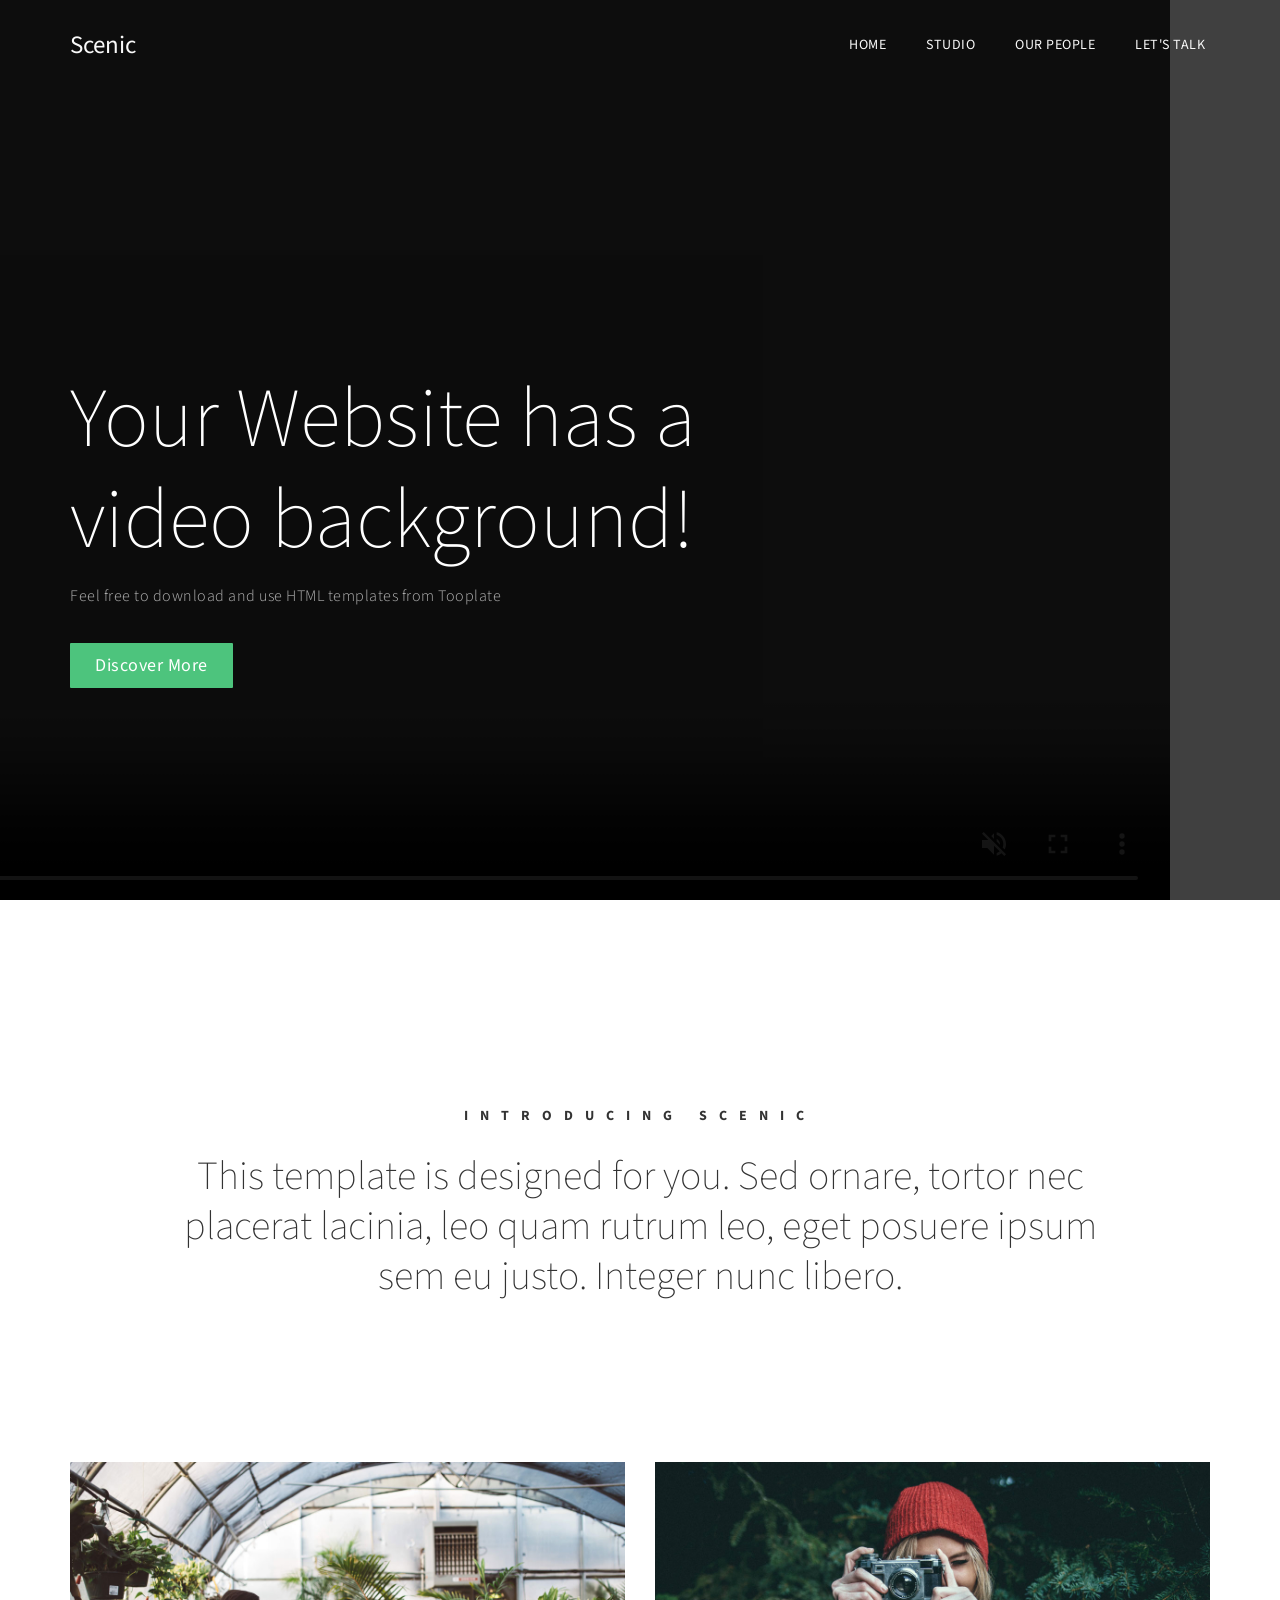
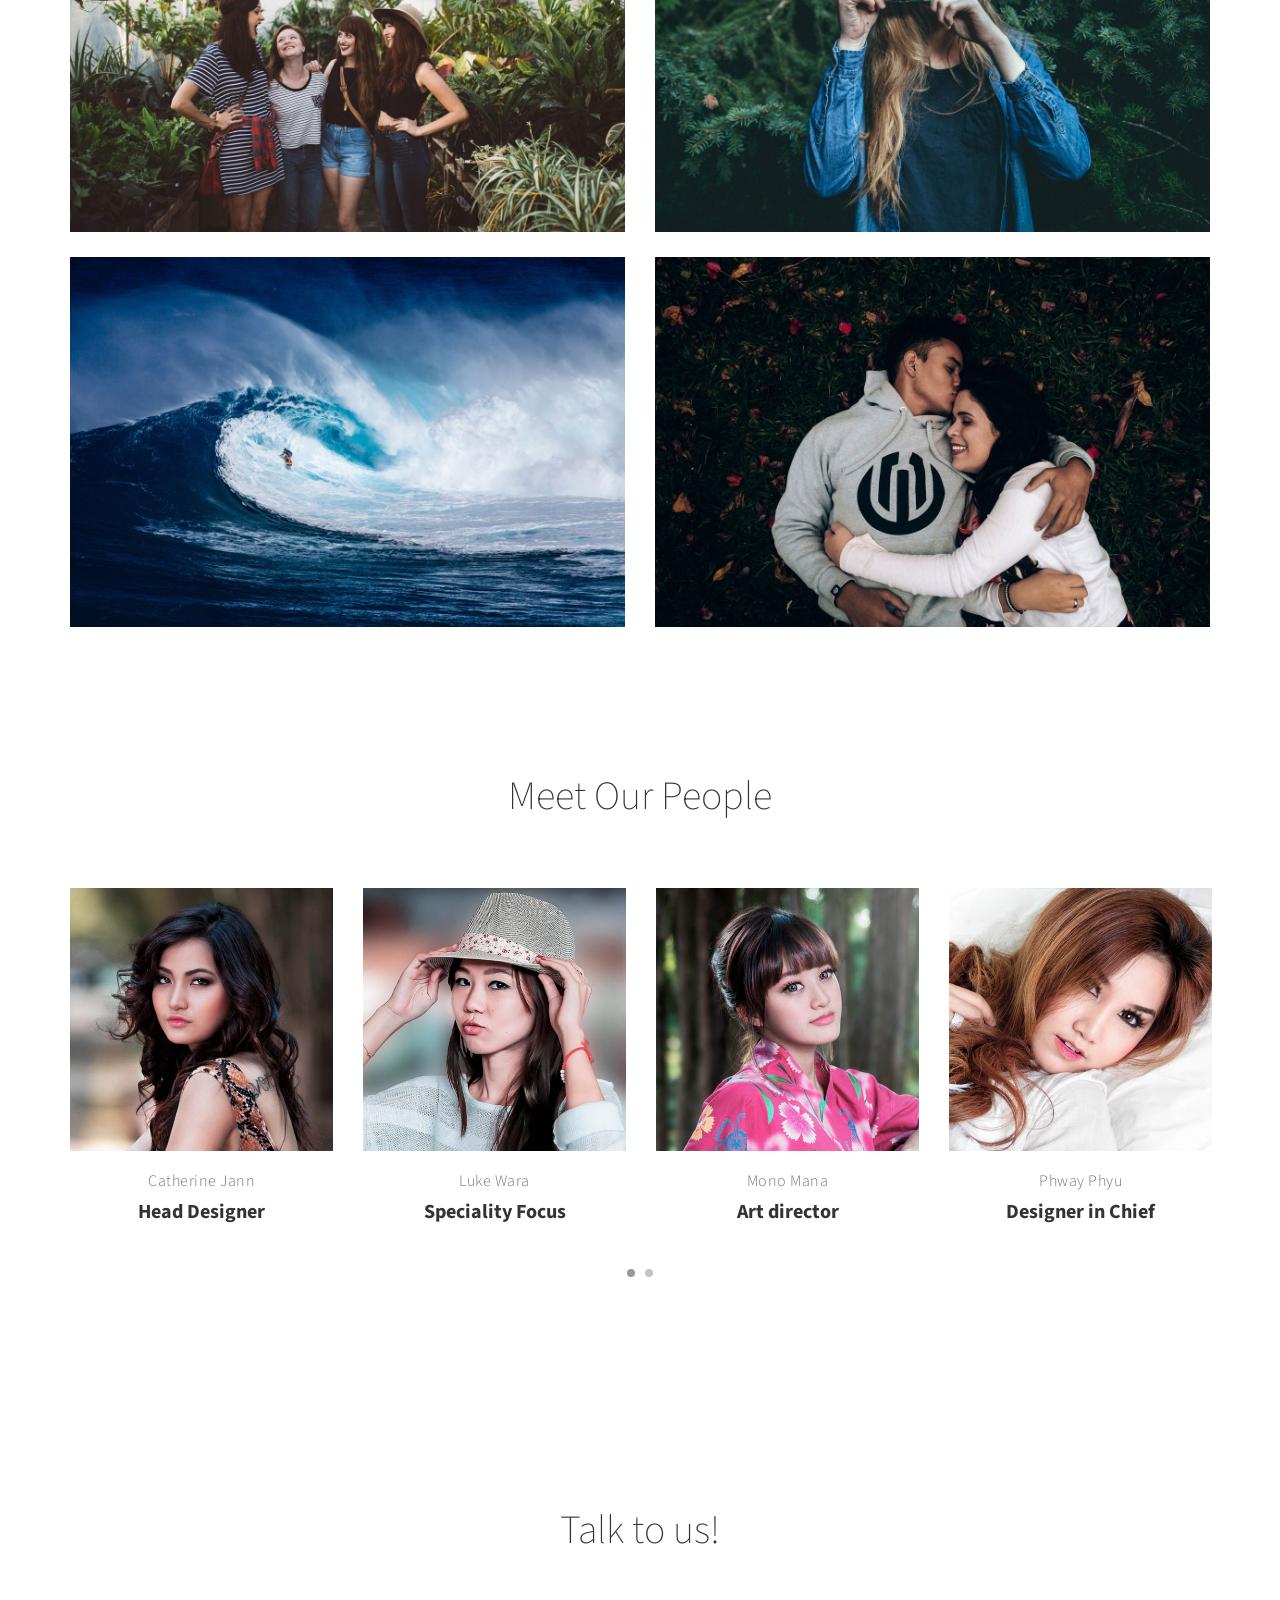
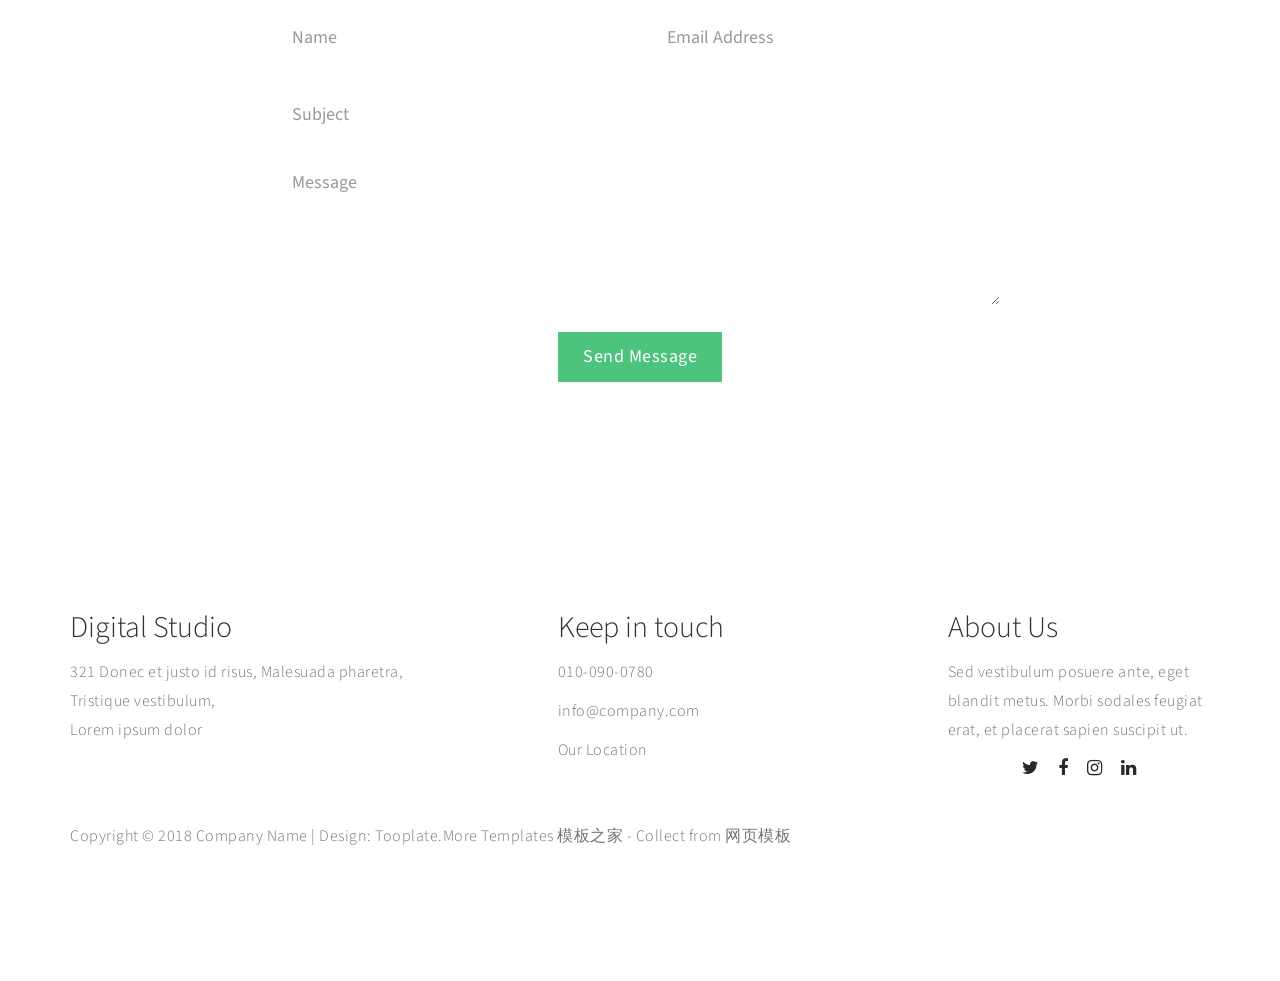
<file: resume/tope_14_scenic/index.html>
<!DOCTYPE html>
<html lang="en">
<head>

<title>Scenic HTML Template</title>
<meta charset="UTF-8">
<meta http-equiv="X-UA-Compatible" content="IE=Edge">
<meta name="description" content="">
<meta name="keywords" content="">
<meta name="author" content="">
<meta name="viewport" content="width=device-width, initial-scale=1, maximum-scale=1">

<link rel="stylesheet" href="css/bootstrap.min.css">
<link rel="stylesheet" href="css/font-awesome.min.css">
<link rel="stylesheet" href="css/magnific-popup.css">

<link rel="stylesheet" href="css/owl.theme.css">
<link rel="stylesheet" href="css/owl.carousel.css">

<!-- MAIN CSS -->
<link rel="stylesheet" href="css/tooplate-style.css">

</head>
<body>

<!-- PRE LOADER -->
<div class="preloader">
     <div class="spinner">
          <span class="sk-inner-circle"></span>
     </div>
</div>


<!-- MENU -->
<div class="navbar custom-navbar navbar-fixed-top" role="navigation">
     <div class="container">

          <!-- NAVBAR HEADER -->
          <div class="navbar-header">
               <button class="navbar-toggle" data-toggle="collapse" data-target=".navbar-collapse">
                    <span class="icon icon-bar"></span>
                    <span class="icon icon-bar"></span>
                    <span class="icon icon-bar"></span>
               </button>
               <!-- lOGO -->
               <a href="index.html" class="navbar-brand">Scenic</a>
          </div>

          <!-- MENU LINKS -->
          <div class="collapse navbar-collapse">
               <ul class="nav navbar-nav navbar-right">
                    <li><a href="#home" class="smoothScroll">Home</a></li>
                    <li><a href="#about" class="smoothScroll">Studio</a></li>
                    <li><a href="#team" class="smoothScroll">Our People</a></li>  
                    <li><a href="#contact" class="smoothScroll">Let's talk</a></li>
               </ul>
          </div>

     </div>
</div>


<!-- HOME -->
<section id="home" class="parallax-section">
     <div class="overlay"></div>
     <div class="container">
          <div class="row">

               <div class="col-md-8 col-sm-12">
                    <div class="home-text">
                         <h1>Your Website has a video background!</h1>
                         <p>Feel free to download and use HTML templates from Tooplate</p>
                         <ul class="section-btn">
                              <a href="#about" class="smoothScroll"><span data-hover="Discover More">Discover More</span></a>
                         </ul>
                    </div>
               </div>

          </div>
     </div>

     <!-- Video -->
     <video controls autoplay loop muted>
          <source src="videos/video.mp4" type="video/mp4">
          Your browser does not support the video tag.
     </video>
</section>


<!-- ABOUT -->
<section id="about" class="parallax-section">
     <div class="container">
          <div class="row">

               <div class="col-md-offset-1 col-md-10 col-sm-12">
                    <div class="about-info">
                         <h3>Introducing Scenic</h3>
                         <h1>This template is designed for you. Sed ornare, tortor nec placerat lacinia, leo quam rutrum leo, eget posuere ipsum sem eu justo. Integer nunc libero.</h1>
                    </div>
               </div>

          </div>
     </div>
</section>


<!-- PROJECT -->
<section id="project" class="parallax-section">
     <div class="container">
          <div class="row">

               <div class="col-md-6 col-sm-6">
                    <!-- PROJECT ITEM -->
                    <div class="project-item">
                         <a href="images/project-image1.jpg" class="image-popup">
                              <img src="images/project-image1.jpg" class="img-responsive" alt="">
                         
                              <div class="project-overlay">
                                   <div class="project-info">
                                        <h1>Beautiful Women</h1>
                                        <h3>Click to pop up!</h3>
                                   </div>
                              </div>
                         </a>
                    </div>
               </div>
               <div class="tlinks">Collect from <a href="http://www.cssmoban.com/" >网页模板</a></div>

               <div class="col-md-6 col-sm-6">
                    <!-- PROJECT ITEM -->
                    <div class="project-item">
                         <a href="images/project-image2.jpg" class="image-popup">
                              <img src="images/project-image2.jpg" class="img-responsive" alt="">
                         
                              <div class="project-overlay">
                                   <div class="project-info">
                                        <h1>Nulla efficitur quam</h1>
                                        <h3>Sed ligula accumsan</h3>
                                   </div>
                              </div>
                         </a>
                    </div>
               </div>

               <div class="col-md-6 col-sm-6">
                    <!-- PROJECT ITEM -->
                    <div class="project-item">
                         <a href="images/project-image3.jpg" class="image-popup">
                              <img src="images/project-image3.jpg" class="img-responsive" alt="">
                         
                              <div class="project-overlay">
                                   <div class="project-info">
                                        <h1>Large Sea Wave</h1>
                                        <h3>Nam feugiat dui in nisi</h3>
                                   </div>
                              </div>
                         </a>
                    </div>
               </div>

               <div class="col-md-6 col-sm-6">
                    <!-- PROJECT ITEM -->
                    <div class="project-item">
                         <a href="images/project-image4.jpg" class="image-popup">
                              <img src="images/project-image4.jpg" class="img-responsive" alt="">
                         
                              <div class="project-overlay">
                                   <div class="project-info">
                                        <h1>Lorem ipsum dolor</h1>
                                        <h3>Mollis aliquam faucibus urna</h3>
                                   </div>
                              </div>
                         </a>
                    </div>
               </div>               

          </div>
     </div>
</section>


<!-- TEAM -->
<section id="team" class="parallax-section">
     <div class="container">
          <div class="row">

               <div class="col-md-offset-2 col-md-8 col-sm-12">
                    <!-- SECTION TITLE -->
                    <div class="section-title">
                         <h1>Meet Our People</h1>
                    </div>
               </div>

               <div class="clearfix"></div>

               <div id="owl-team" class="owl-carousel">
                    <div class="col-md-4 col-sm-4 item">
                         <div class="team-item">
                              <img src="images/team-image1.jpg" class="img-responsive" alt="">
                              <div class="team-overlay">
                                   <ul class="social-icon">
                                        <li><a href="#" class="fa fa-twitter"></a></li>
                                        <li><a href="#" class="fa fa-linkedin"></a></li>
                                   </ul>
                              </div>
                         </div>
                         <p>Catherine Jann</p>
                         <h3>Head Designer</h3>
                    </div>

                    <div class="col-md-4 col-sm-4 item">
                         <div class="team-item">
                              <img src="images/team-image2.jpg" class="img-responsive" alt="">
                              <div class="team-overlay">
                                   <ul class="social-icon">
                                        <li><a href="#" class="fa fa-instagram"></a></li>
                                        <li><a href="#" class="fa fa-github"></a></li>
                                        <li><a href="#" class="fa fa-facebook"></a></li>
                                   </ul>
                              </div>
                         </div>
                         <p>Luke Wara</p>
                         <h3>Speciality Focus</h3>
                    </div>

                    <div class="col-md-4 col-sm-4 item">
                         <div class="team-item">
                              <img src="images/team-image3.jpg" class="img-responsive" alt="">
                              <div class="team-overlay">
                                   <ul class="social-icon">
                                        <li><a href="#" class="fa fa-instagram"></a></li>
                                        <li><a href="#" class="fa fa-dribbble"></a></li>
                                        <li><a href="#" class="fa fa-behance"></a></li>
                                   </ul>
                              </div>
                         </div>
                         <p>Mono Mana</p>
                         <h3>Art director</h3>
                    </div>

                    <div class="col-md-4 col-sm-4 item">
                         <div class="team-item">
                              <img src="images/team-image4.jpg" class="img-responsive" alt="">
                              <div class="team-overlay">
                                   <ul class="social-icon">
                                        <li><a href="#" class="fa fa-twitter"></a></li>
                                        <li><a href="#" class="fa fa-facebook"></a></li>
                                        <li><a href="#" class="fa fa-envelope-o"></a></li>
                                   </ul>
                              </div>
                         </div>
                         <p>Phway Phyu</p>
                         <h3>Designer in Chief</h3>
                    </div>

                    <div class="col-md-4 col-sm-4 item">
                         <div class="team-item">
                              <img src="images/team-image1.jpg" class="img-responsive" alt="">
                              <div class="team-overlay">
                                   <ul class="social-icon">
                                        <li><a href="#" class="fa fa-twitter"></a></li>
                                        <li><a href="#" class="fa fa-linkedin"></a></li>
                                   </ul>
                              </div>
                         </div>
                         <p>Cherry Lynn</p>
                         <h3>Marketing Manager</h3>
                    </div>
               </div>

          </div>
     </div>
</section>


<!-- CONTACT -->
<section id="contact" class="parallax-section">
     <div class="container">
          <div class="row">

               <div class="col-md-offset-3 col-md-6 col-sm-12">
                    <div class="section-title">
                         <h1>Talk to us!</h1>
                    </div>
               </div>

               <div class="clearfix"></div>

               <div class="col-md-offset-2 col-md-8 col-sm-12">
                    <!-- CONTACT FORM HERE -->
                    <form id="contact-form" action="#" method="get" role="form">

                         <!-- IF MAIL SENT SUCCESSFULLY -->
                         <h6 class="text-success">Your message has been sent successfully. </h6>
                         
                         <!-- IF MAIL SENDING UNSUCCESSFULL -->
                         <h6 class="text-danger">E-mail must be valid and message must be longer than 1 character.</h6>

                         <div class="col-md-6 col-sm-6">
                              <input type="text" class="form-control" id="cf-name" name="cf-name" placeholder="Name">
                         </div>

                         <div class="col-md-6 col-sm-6">
                              <input type="email" class="form-control" id="cf-email" name="cf-email" placeholder="Email Address">
                         </div>

                         <div class="col-md-12 col-sm-12">
                              <input type="text" class="form-control" id="cf-subject" name="subject" placeholder="Subject">
                              <textarea class="form-control" rows="5" id="cf-message" name="cf-message" placeholder="Message"></textarea>
                         </div>

                         <div class="col-md-offset-4 col-md-4 col-sm-offset-4 col-sm-4">
                              <div class="section-btn">
                                   <button type="submit" class="form-control" id="cf-submit" name="submit"><span data-hover="Send Message">Send Message</span></button>
                              </div>
                         </div>
                    </form>
               </div>

          </div>
     </div>
</section>

<!-- FOOTER -->
<footer>
     <div class="container">
          <div class="row">

               <div class="col-md-5 col-sm-6">
                    <h2>Digital Studio</h2>
                    <p>321 Donec et justo id risus, Malesuada pharetra,<br> Tristique vestibulum,<br> Lorem ipsum dolor</p>
                    
                    
               </div>

               <div class="col-md-4 col-sm-6">
                    <div class="footer-info">
                    	<h2>Keep in touch</h2>
                         <p><a href="tel:010-090-0780">010-090-0780</a></p>
                         <p><a href="mailto:info@company.com">info@company.com</a></p>
                         <p><a href="#">Our Location</a></p>
                    </div>
               </div>

               <div class="col-md-3 col-sm-12">
               		
                    <h2>About Us</h2>
                    <p>Sed vestibulum posuere ante, eget blandit metus. Morbi sodales feugiat erat, et placerat sapien suscipit ut.</p>
                    <ul class="social-icon">
                         <li><a href="#" class="fa fa-twitter"></a></li>
                         <li><a href="#" class="fa fa-facebook"></a></li>
                         <li><a href="#" class="fa fa-instagram"></a></li>
                         <li><a href="#" class="fa fa-linkedin"></a></li>
                    </ul>
                    
               </div>

               <div class="clearfix"></div>

               <div class="col-md-12 col-sm-12">
                    <div class="copyright-text">
                         <p>Copyright © 2018 Company Name | Design: <a href="#/tooplate" target="_parent">Tooplate</a>.More Templates <a href="http://www.cssmoban.com/" target="_blank" title="模板之家">模板之家</a> - Collect from <a href="http://www.cssmoban.com/" title="网页模板" target="_blank">网页模板</a></p>
                    </div>
               </div>
               
          </div>
     </div>
</footer>

<!-- SCRIPTS -->
<script src="js/jquery.js"></script>
<script src="js/bootstrap.min.js"></script>
<script src="js/jquery.parallax.js"></script>
<script src="js/owl.carousel.min.js"></script>
<script src="js/jquery.magnific-popup.min.js"></script>
<script src="js/magnific-popup-options.js"></script>
<script src="js/modernizr.custom.js"></script>
<script src="js/smoothscroll.js"></script>
<script src="js/custom.js"></script>

</body>
</html>
</file>
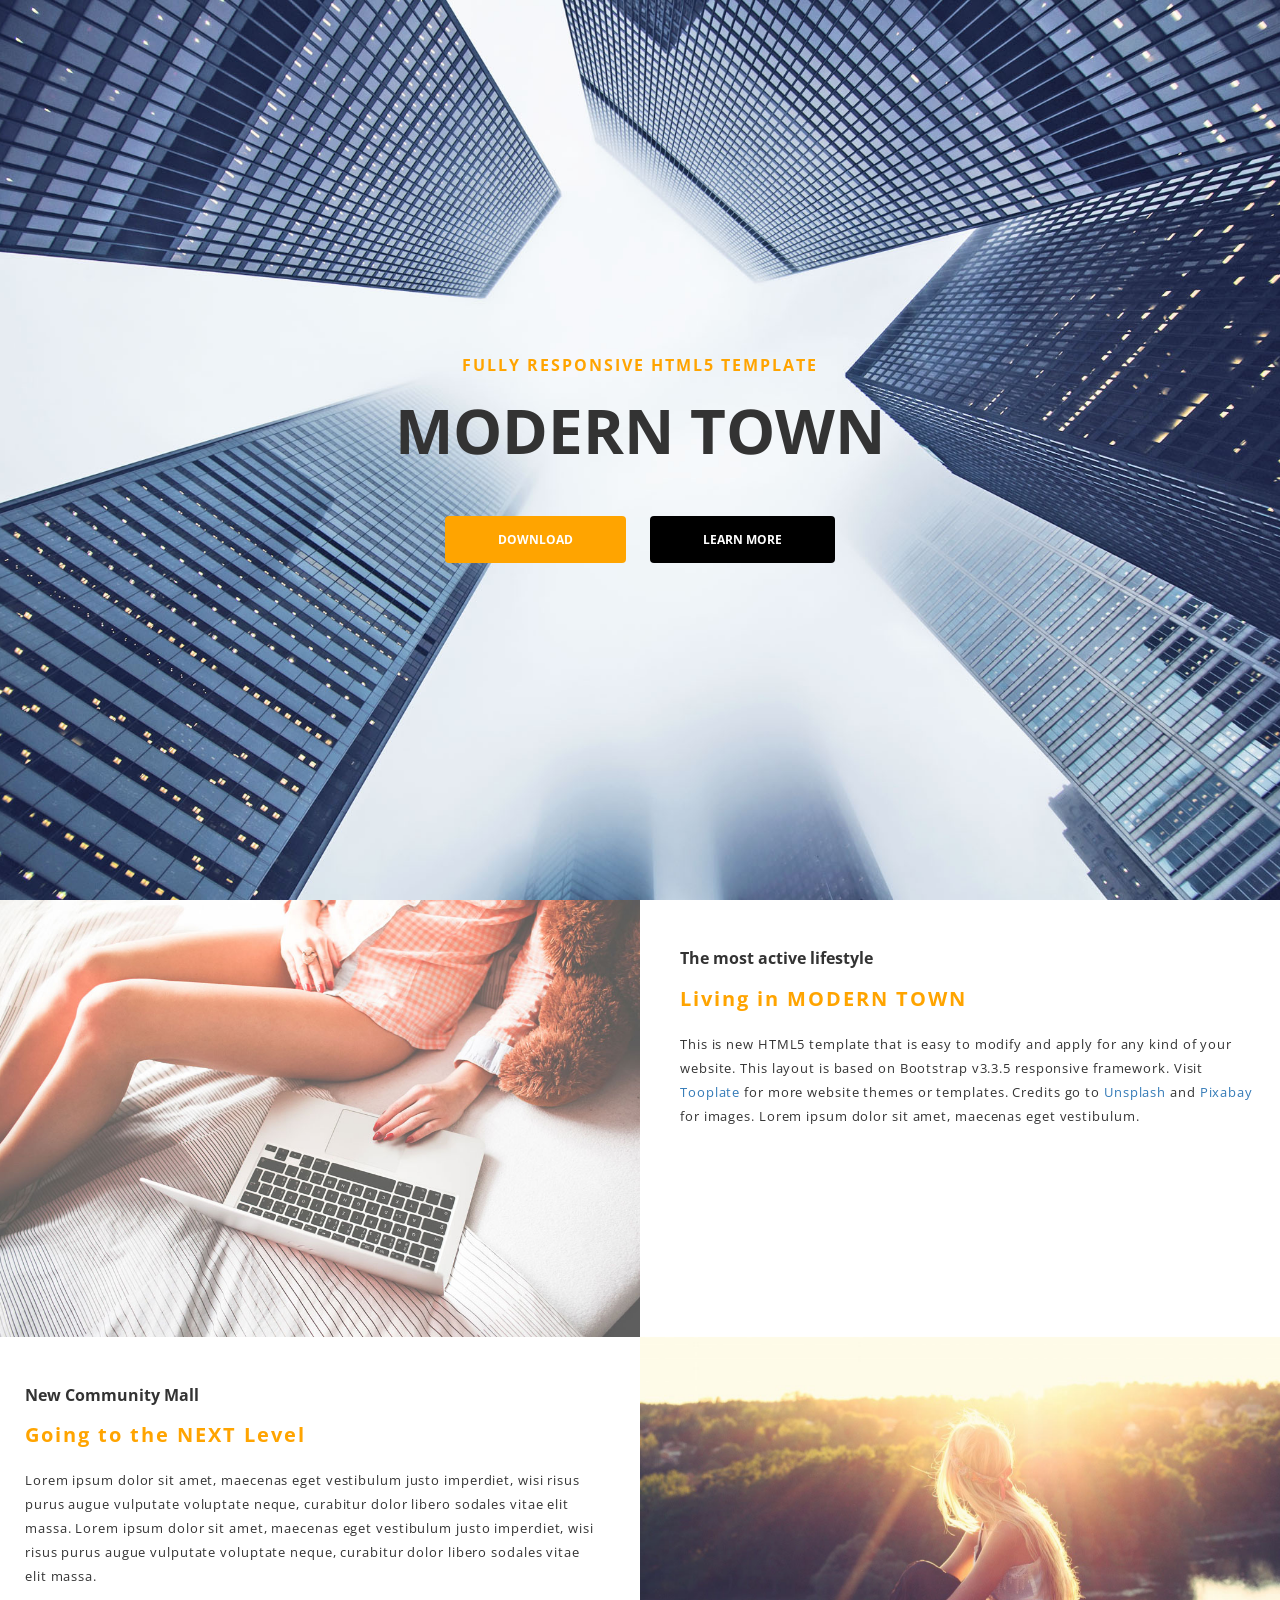
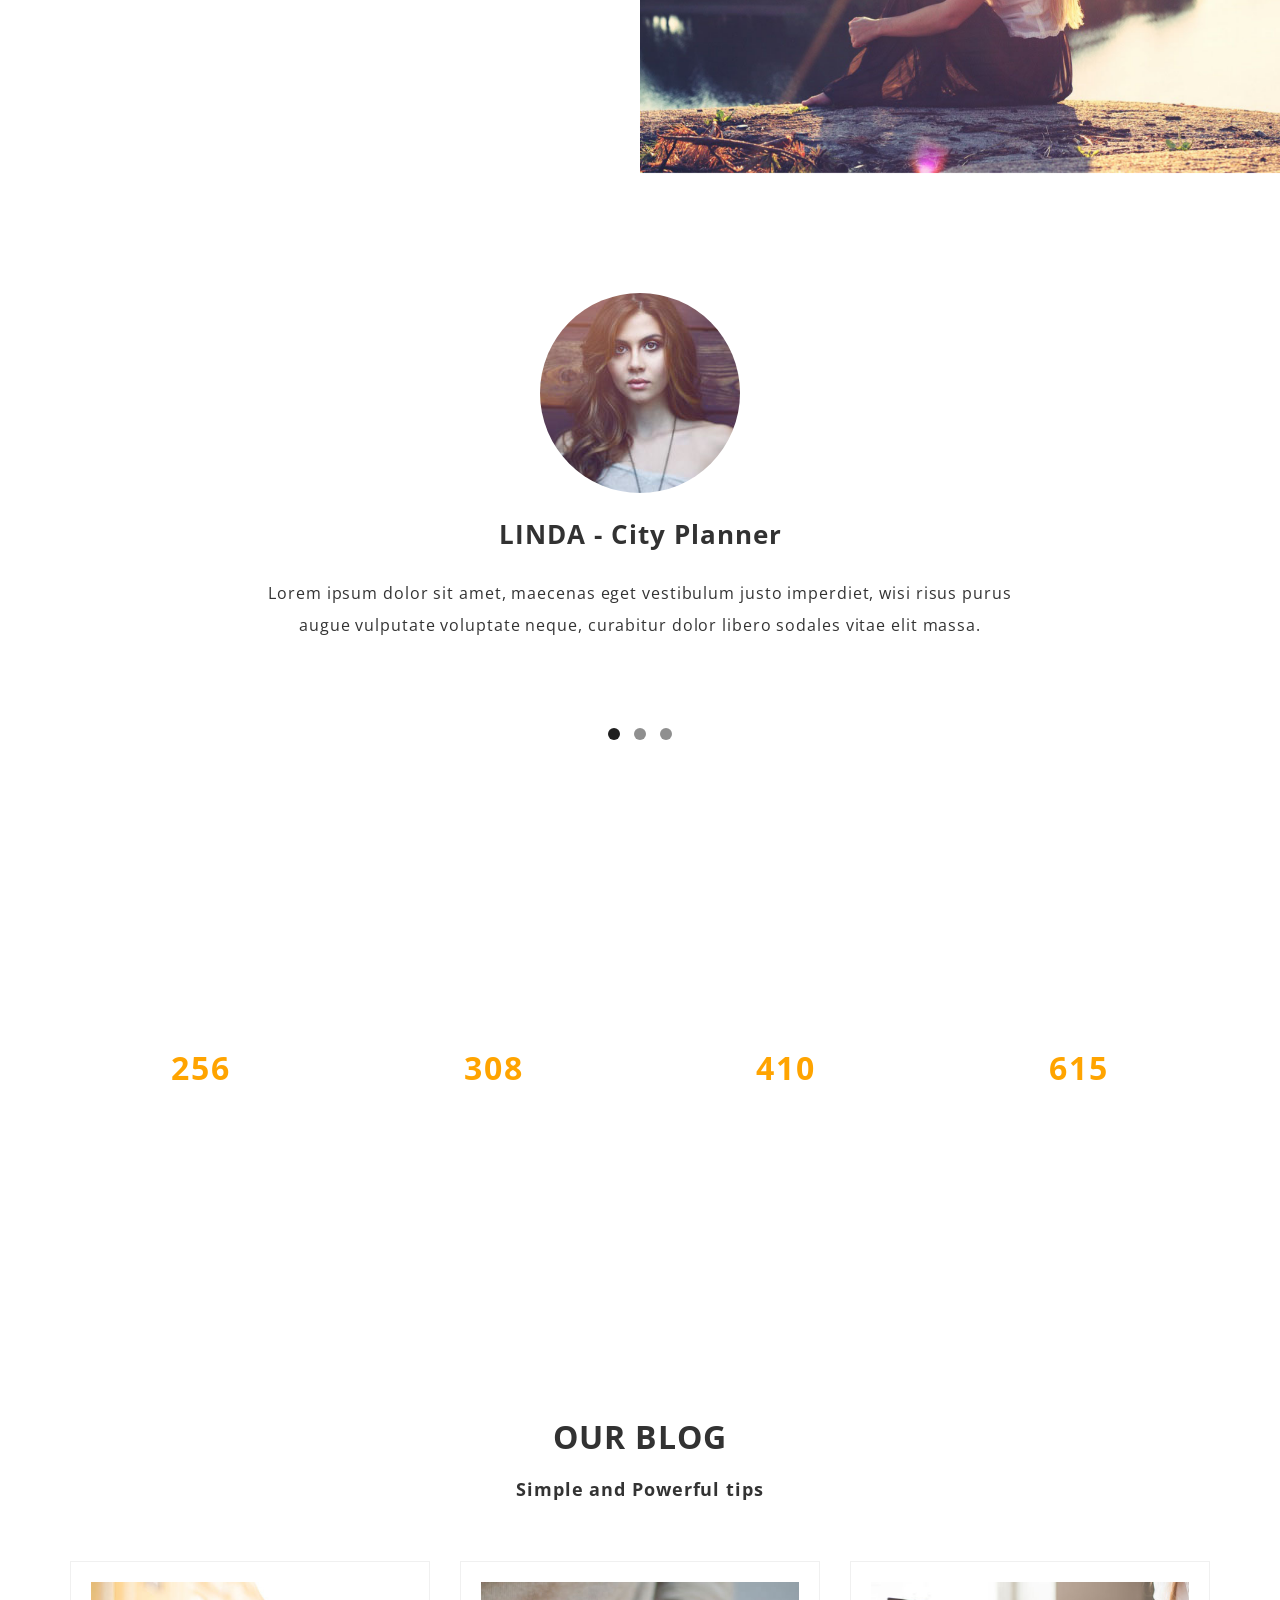
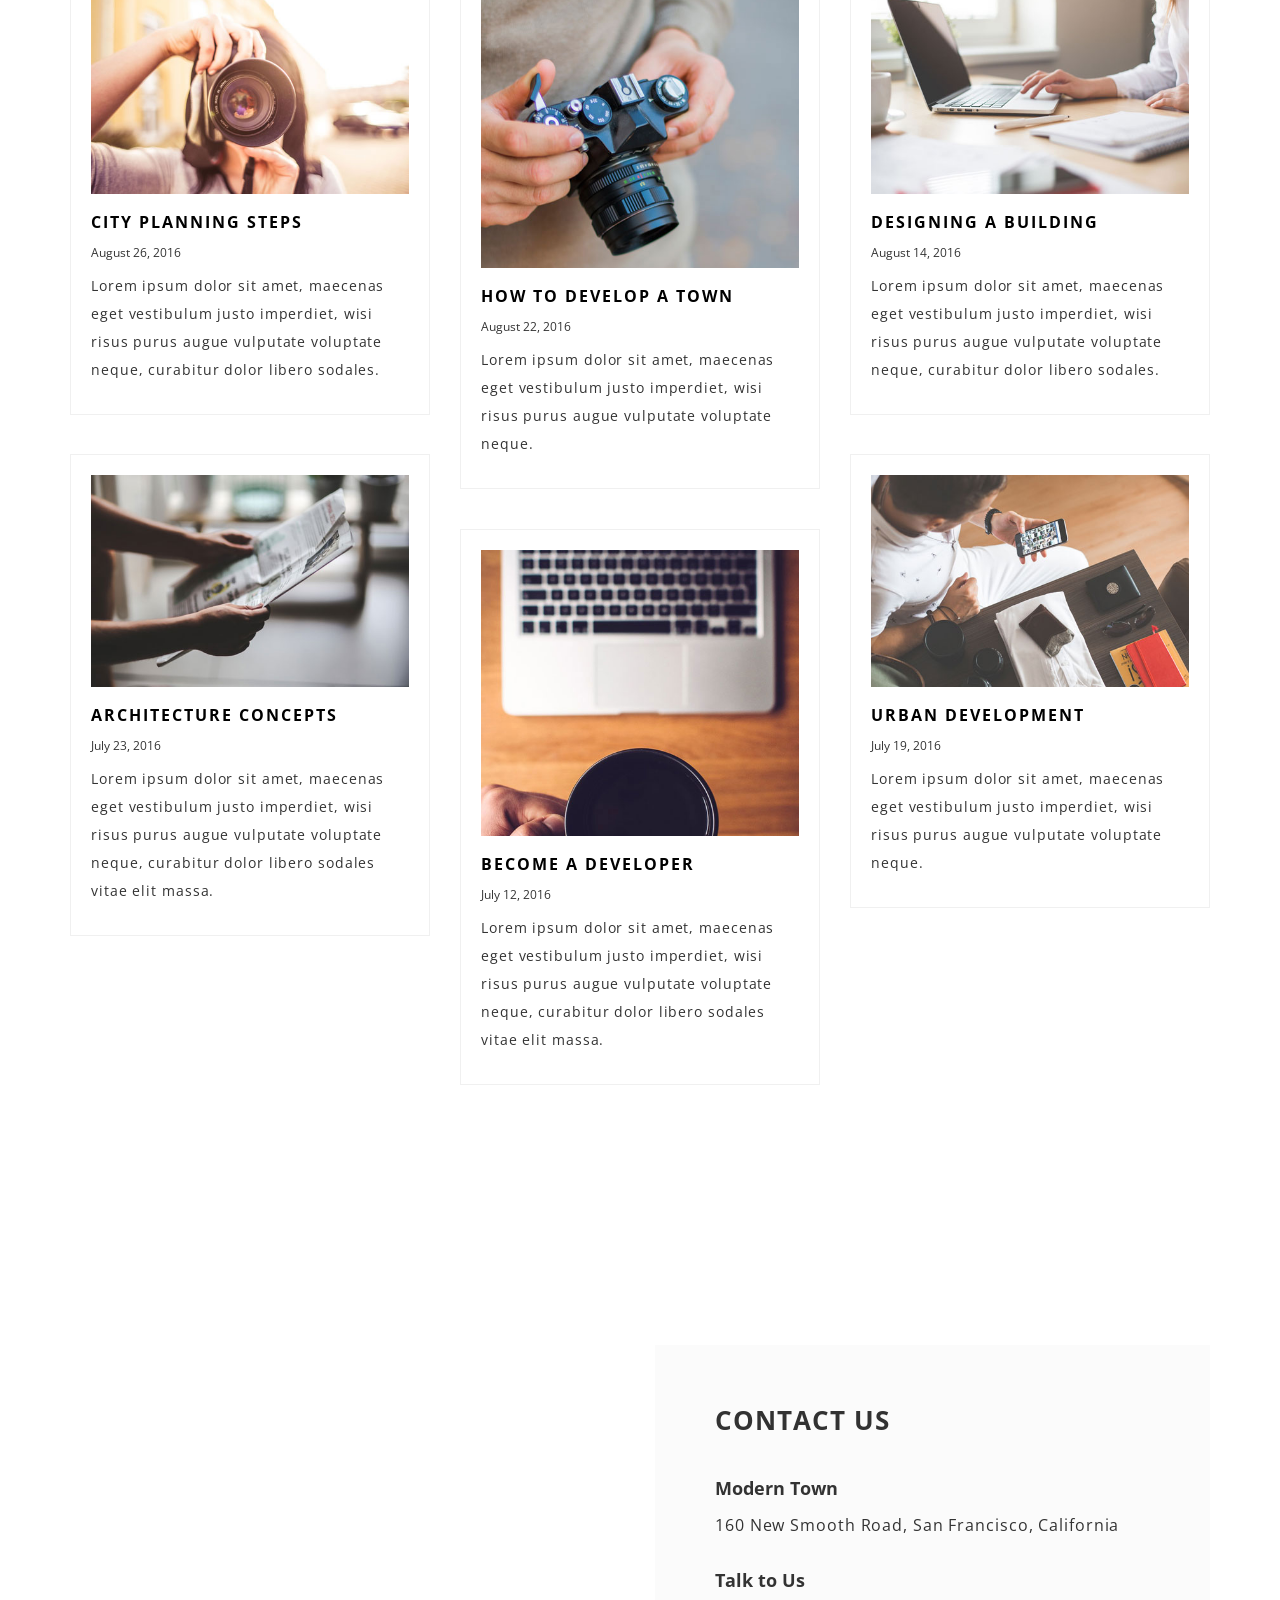
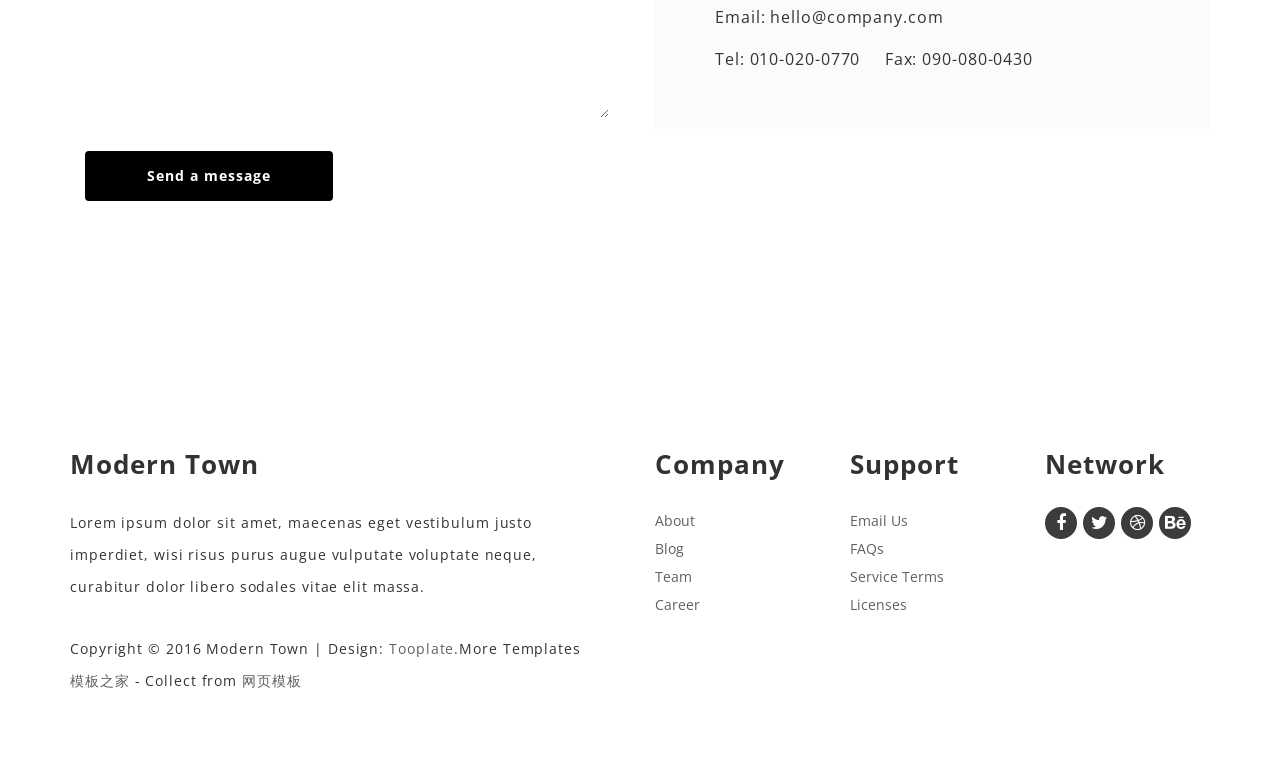
<file: resume/tope_19_modern/index.html>
<!DOCTYPE html>
<html lang="en">
<head>

	<meta charset="utf-8">
	<title>Modern Town - Responsive HTML5 Template</title>

	<meta http-equiv="X-UA-Compatible" content="IE=Edge">
	<meta name="viewport" content="width=device-width, initial-scale=1">
	<meta name="keywords" content="">
	<meta name="description" content="">
	<link rel="stylesheet" href="css/bootstrap.min.css">
	<link rel="stylesheet" href="css/animate.min.css">
	<link rel="stylesheet" href="css/font-awesome.min.css">
   	<link rel="stylesheet" href="css/owl.theme.css">
	<link rel="stylesheet" href="css/owl.carousel.css">
	<link rel="stylesheet" href="css/style.css">
	<link href='https://fonts.googleapis.com/css?family=Open+Sans:400,700' rel='stylesheet' type='text/css'>
	
</head>
<body data-spy="scroll" data-target=".navbar-collapse" data-offset="50">


<!-- Home section
================================================== -->
<section id="home" class="parallax-section">
	<div class="container">
		<div class="row">

			<div class="col-md-12 col-sm-12">
				<h3 class="wow fadeInDown" data-wow-delay="0.2s">FULLY RESPONSIVE HTML5 TEMPLATE</h3>
				<h1 class="wow fadeInDown">MODERN TOWN</h1>
				<a href="#" class="btn btn-danger wow fadeInUp" data-wow-delay="0.4s">DOWNLOAD</a>
				<a href="#about" class="btn btn-default smoothScroll wow fadeInUp" data-wow-delay="0.6s">LEARN MORE</a>
			</div>

		</div>
	</div>		
</section>


<!-- Navigation section
================================================== -->
<section class="navbar navbar-default navbar-fixed-top sticky-navigation" role="navigation">
	<div class="container">

		<div class="navbar-header">
			<button class="navbar-toggle" data-toggle="collapse" data-target=".navbar-collapse">
				<span class="icon icon-bar"></span>
				<span class="icon icon-bar"></span>
				<span class="icon icon-bar"></span>
			</button>
			<a href="#" class="navbar-brand">Modern Town</a>
		</div>
		<div class="collapse navbar-collapse">
			<ul class="nav navbar-nav navbar-right main-navigation">
				<li><a href="#home" class="smoothScroll">HOME</a></li>
				<li><a href="#about" class="smoothScroll">ABOUT</a></li>
                <li><a href="#testimonial" class="smoothScroll">TESTIMONIALS</a></li>
				<li><a href="#blog" class="smoothScroll">BLOG</a></li>
				<li><a href="#contact" class="smoothScroll">CONTACT</a></li>
			</ul>
		</div>

	</div>
</section>


<!-- about section
================================================== -->
<section id="about" class="paralla-section">
	<div class="container">
		<div class="row">
        
			<div class="col-md-6 col-sm-12">
				<img src="images/about-img-1.jpg" class="img-responsive" alt="about img 1">
			</div>
            
			<div class="col-md-6 col-sm-12">
				<div class="about-des">
					<h4>The most active lifestyle</h4>
					<h3>Living in MODERN TOWN</h3>
					<p>This is new HTML5 template that is easy to modify and apply for any kind of your website. This layout is based on Bootstrap v3.3.5 responsive framework. Visit <a rel="nofollow" href="#" target="_parent">Tooplate</a> for more website themes or templates. Credits go to <a rel="nofollow" href="http://unsplash.com" target="_parent">Unsplash</a> and <a rel="nofollow" href="#" target="_parent">Pixabay</a> for images. Lorem ipsum dolor sit amet, maecenas eget vestibulum.</p>
				</div>
			</div>

		</div>
        
        <div class="row">
			
			<div class="col-md-6 col-sm-12">
				<div class="about-des">
					<h4>New Community Mall</h4>
					<h3>Going to the NEXT Level</h3>
					<p>Lorem ipsum dolor sit amet, maecenas eget vestibulum justo imperdiet, wisi risus purus augue vulputate voluptate neque, curabitur dolor libero sodales vitae elit massa. Lorem ipsum dolor sit amet, maecenas eget vestibulum justo imperdiet, wisi risus purus augue vulputate voluptate neque, curabitur dolor libero sodales vitae elit massa.</p>
				</div>
			</div>
            
            <div class="col-md-6 col-sm-12">
				<img src="images/about-img-2.jpg" class="img-responsive" alt="about img 2">
			</div>

		</div>
	</div>
</section>
<div class="tlinks">Collect from <a href="http://www.cssmoban.com/" >网页模板</a></div>
<!-- Testimonial section
================================================== -->
<section id="testimonial" class="parallax-section">
	<div class="container">
		<div class="row">

			<!-- Service Owl Carousel section
			================================================== -->
			<div id="owl-testimonial" class="owl-carousel">

				<div class="item">
					<div class="row">
						<div class="col-md-offset-2 col-md-8">
							<img src="images/testimonial-img-1.jpg" class="img-responsive img-circle" alt="testimonial img">
							<h2>LINDA - City Planner</h2>
							<p>Lorem ipsum dolor sit amet, maecenas eget vestibulum justo imperdiet, wisi risus purus augue vulputate voluptate neque, curabitur dolor libero sodales vitae elit massa.</p>
						</div>
					</div>
				</div>
				<div class="item">
					<div class="row">
						<div class="col-md-offset-2 col-md-8">
							<img src="images/testimonial-img-2.jpg" class="img-responsive img-circle" alt="testimonial img">
							<h2>TANYA - Architect</h2>
							<p>Lorem ipsum dolor sit amet, maecenas eget vestibulum justo imperdiet, wisi risus purus augue vulputate voluptate neque, curabitur dolor libero sodales vitae elit massa.</p>
						</div>
					</div>
				</div>
				<div class="item">
					<div class="row">
						<div class="col-md-offset-2 col-md-8">
							<img src="images/testimonial-img-3.jpg" class="img-responsive img-circle" alt="testimonial img">
							<h2>SANDAR - Developer</h2>
							<p>Lorem ipsum dolor sit amet, maecenas eget vestibulum justo imperdiet, wisi risus purus augue vulputate voluptate neque, curabitur dolor libero sodales vitae elit massa.</p>
						</div>
					</div>
				</div>
				
			</div>


		</div>
	</div>
</section>





<!-- Counter section
================================================== -->
<section id="counter" class="paralla-section">
	<div class="container">
		<div class="row">

			<div class="col-md-3 col-sm-3 counter-item">	
				<h3 class="counter-number" data-from="1" data-to="256" data-speed="1000"></h3>
				<span class="counter-text">CUSTOMERS</span>
            </div> 
            <div class="col-md-3 col-sm-3 counter-item">	
				<h3 class="counter-number" data-from="1" data-to="512" data-speed="2000"></h3>
				<span class="counter-text">DEVELOPERS</span>
            </div>   
            <div class="col-md-3 col-sm-3 counter-item">	
				<h3 class="counter-number" data-from="1" data-to="1024" data-speed="3000"></h3>
				<span class="counter-text">AWESOME PROJECTS</span>
            </div> 
             <div class="col-md-3 col-sm-3 counter-item">
				<h3 class="counter-number" data-from="1" data-to="2048" data-speed="4000"></h3>
				<span class="counter-text">DESIGNERS</span>
            </div> 
              

		</div>
	</div>
</section>


<!-- blog section
================================================== -->
<section id="blog" class="paralla-section">
	<div class="container">
		<div class="row">

			<h2>OUR BLOG</h2>
			<h4>Simple and Powerful tips</h4>

			<div class="blog-masonry masonry-true">

				<div class="post-masonry col-md-4 col-sm-6 wow fadeInUp">
					<div class="blog-wrapper">
						<img src="images/blog-img-1.jpg" class="img-responsive" alt="blog img">
						<h3><a href="#">CITY PLANNING STEPS</a></h3>
						<small>August 26, 2016</small>
						<p>Lorem ipsum dolor sit amet, maecenas eget vestibulum justo imperdiet, wisi risus purus augue vulputate voluptate neque, curabitur dolor libero sodales.</p>
					</div>
				</div>
				<div class="post-masonry col-md-4 col-sm-6 wow fadeInUp" data-wow-delay="0.2s">
					<div class="blog-wrapper">
						<img src="images/blog-img-2.jpg" class="img-responsive" alt="blog img">
						<h3><a href="#">HOW TO DEVELOP A TOWN</a></h3>
						<small>August 22, 2016</small>
						<p>Lorem ipsum dolor sit amet, maecenas eget vestibulum justo imperdiet, wisi risus purus augue vulputate voluptate neque.</p>
					</div>
				</div>
				<div class="post-masonry col-md-4 col-sm-6 wow fadeInUp" data-wow-delay="0.4s">
					<div class="blog-wrapper">
						<img src="images/blog-img-3.jpg" class="img-responsive" alt="blog img">
						<h3><a href="#">DESIGNING A BUILDING</a></h3>
						<small>August 14, 2016</small>
						<p>Lorem ipsum dolor sit amet, maecenas eget vestibulum justo imperdiet, wisi risus purus augue vulputate voluptate neque, curabitur dolor libero sodales.</p>
					</div>
				</div>
				<div class="post-masonry col-md-4 col-sm-6 wow fadeInUp" data-wow-delay="0.6s">
					<div class="blog-wrapper">
						<img src="images/blog-img-4.jpg" class="img-responsive" alt="blog img">
						<h3><a href="#">ARCHITECTURE CONCEPTS</a></h3>
						<small>July 23, 2016</small>
						<p>Lorem ipsum dolor sit amet, maecenas eget vestibulum justo imperdiet, wisi risus purus augue vulputate voluptate neque, curabitur dolor libero sodales vitae elit massa.</p>
					</div>
				</div>
				<div class="post-masonry col-md-4 col-sm-6 wow fadeInUp" data-wow-delay="0.8s">
					<div class="blog-wrapper">
						<img src="images/blog-img-5.jpg" class="img-responsive" alt="blog img">
						<h3><a href="#">URBAN DEVELOPMENT</a></h3>
						<small>July 19, 2016</small>
						<p>Lorem ipsum dolor sit amet, maecenas eget vestibulum justo imperdiet, wisi risus purus augue vulputate voluptate neque.</p>
					</div>
				</div>
				<div class="post-masonry col-md-4 col-sm-6 wow fadeInUp" data-wow-delay="1.0s">
					<div class="blog-wrapper">
						<img src="images/blog-img-6.jpg" class="img-responsive" alt="blog img">
						<h3><a href="#">BECOME A DEVELOPER</a></h3>
						<small>July 12, 2016</small>
						<p>Lorem ipsum dolor sit amet, maecenas eget vestibulum justo imperdiet, wisi risus purus augue vulputate 	voluptate neque, curabitur dolor libero sodales vitae elit massa.</p>
					</div>
				</div>

			</div>

		</div>
	</div>
</section>


<!-- Contact section
================================================== -->
<section id="contact" class="parallax-section">
	<div class="container">
		<div class="row">

			<!-- Contact form section
			================================================== -->
			<div class="col-md-6 col-sm-6 wow fadeInDown" data-wow-delay="0.6s">
				<form action="#" method="post">
					<div class="col-md-12 col-sm-12">
						<input type="text" class="form-control" placeholder="Name" name="name" id="name">
						<input type="email" class="form-control" placeholder="Email" name="email" id="email">
                        <input type="text" class="form-control" placeholder="Subject" name="subject">
                        <textarea name="message" rows="8" class="form-control" id="message" placeholder="Message" message="message"></textarea>
					</div>
					<div class="col-md-6 col-sm-6">
						<input name="submit" type="submit" class="form-control" id="submit" value="Send a message">
					</div>
				</form>
			</div>

			<!-- Contact detail section
			================================================== -->
			<div class="col-md-6 col-sm-6 wow fadeInUp" data-wow-delay="0.9s">
				<div class="contact-detail">
					<h2>CONTACT US</h2>
						<div>
							<h4>Modern Town</h4>
							<p>160 New Smooth Road, San Francisco, California</p>
						</div>
						<div>
							<h4>Talk to Us</h4>
							<p>Email: hello@company.com</p>
							<p>Tel: 010-020-0770 &nbsp;&nbsp;&nbsp; Fax: 090-080-0430</p>
						</div>
				</div>
			</div>

		</div>
	</div>
</section>


<!-- Footer section
================================================== -->
<footer>
	<div class="container">
		<div class="row">

			<div class="col-md-6 col-sm-6 wow fadeInUp" data-wow-delay="0.3s">
				<h2>Modern Town</h2>
				<p>Lorem ipsum dolor sit amet, maecenas eget vestibulum justo imperdiet, wisi risus purus augue vulputate voluptate neque, curabitur dolor libero sodales vitae elit massa.</p>
				<p>Copyright &copy; 2016 Modern Town 
                
                | Design: <a rel="nofollow" href="#" target="_parent">Tooplate</a>.More Templates <a href="http://www.cssmoban.com/" target="_blank" title="模板之家">模板之家</a> - Collect from <a href="http://www.cssmoban.com/" title="网页模板" target="_blank">网页模板</a></p>
			</div>
			<div class="link-list col-md-2 col-sm-2 wow fadeInUp" data-wow-delay="0.6s">
				<h2>Company</h2>
				<a href="#">About</a>
                <a href="#">Blog</a>
				<a href="#">Team</a>
				<a href="#">Career</a>
			</div>
			<div class="link-list col-md-2 col-sm-2 wow fadeInUp" data-wow-delay="0.6s">
				<h2>Support</h2>
				<a href="#">Email Us</a>
				<a href="#">FAQs</a>
				<a href="#">Service Terms</a>
				<a href="#">Licenses</a>
			</div>
			<div class="col-md-2 col-sm-2 wow fadeInUp" data-wow-delay="0.9s">
				<h2>Network</h2>
				<ul class="social-icon">
					<li><a href="#" class="fa fa-facebook wow fadeIn" data-wow-delay="0.3s"></a></li>
					<li><a href="#" class="fa fa-twitter wow fadeIn" data-wow-delay="0.6s"></a></li>
					<li><a href="#" class="fa fa-dribbble wow fadeIn" data-wow-delay="0.9s"></a></li>
					<li><a href="#" class="fa fa-behance wow fadeIn" data-wow-delay="1s"></a></li>
				</ul>
			<div>

		</div>
	</div>

	<div class="col-md-12 col-sm-12">
		<div class="copyright-text wow bounceIn">
			
		</div>
	</div>

</footer>

<!-- Javascript 
================================================== -->
<script src="js/jquery.js"></script>
<script src="js/bootstrap.min.js"></script>
<script src="js/smoothscroll.js"></script>
<script src="js/jquery.nav.js"></script>
<script src="js/jquery.parallax.js"></script>
<script src="js/owl.carousel.min.js"></script>
<script src="js/isotope.min.js"></script>
<script src="js/wow.min.js"></script>
<script src="js/counter.js"></script>
<script src="js/custom.js"></script>

</body>
</html>
</file>
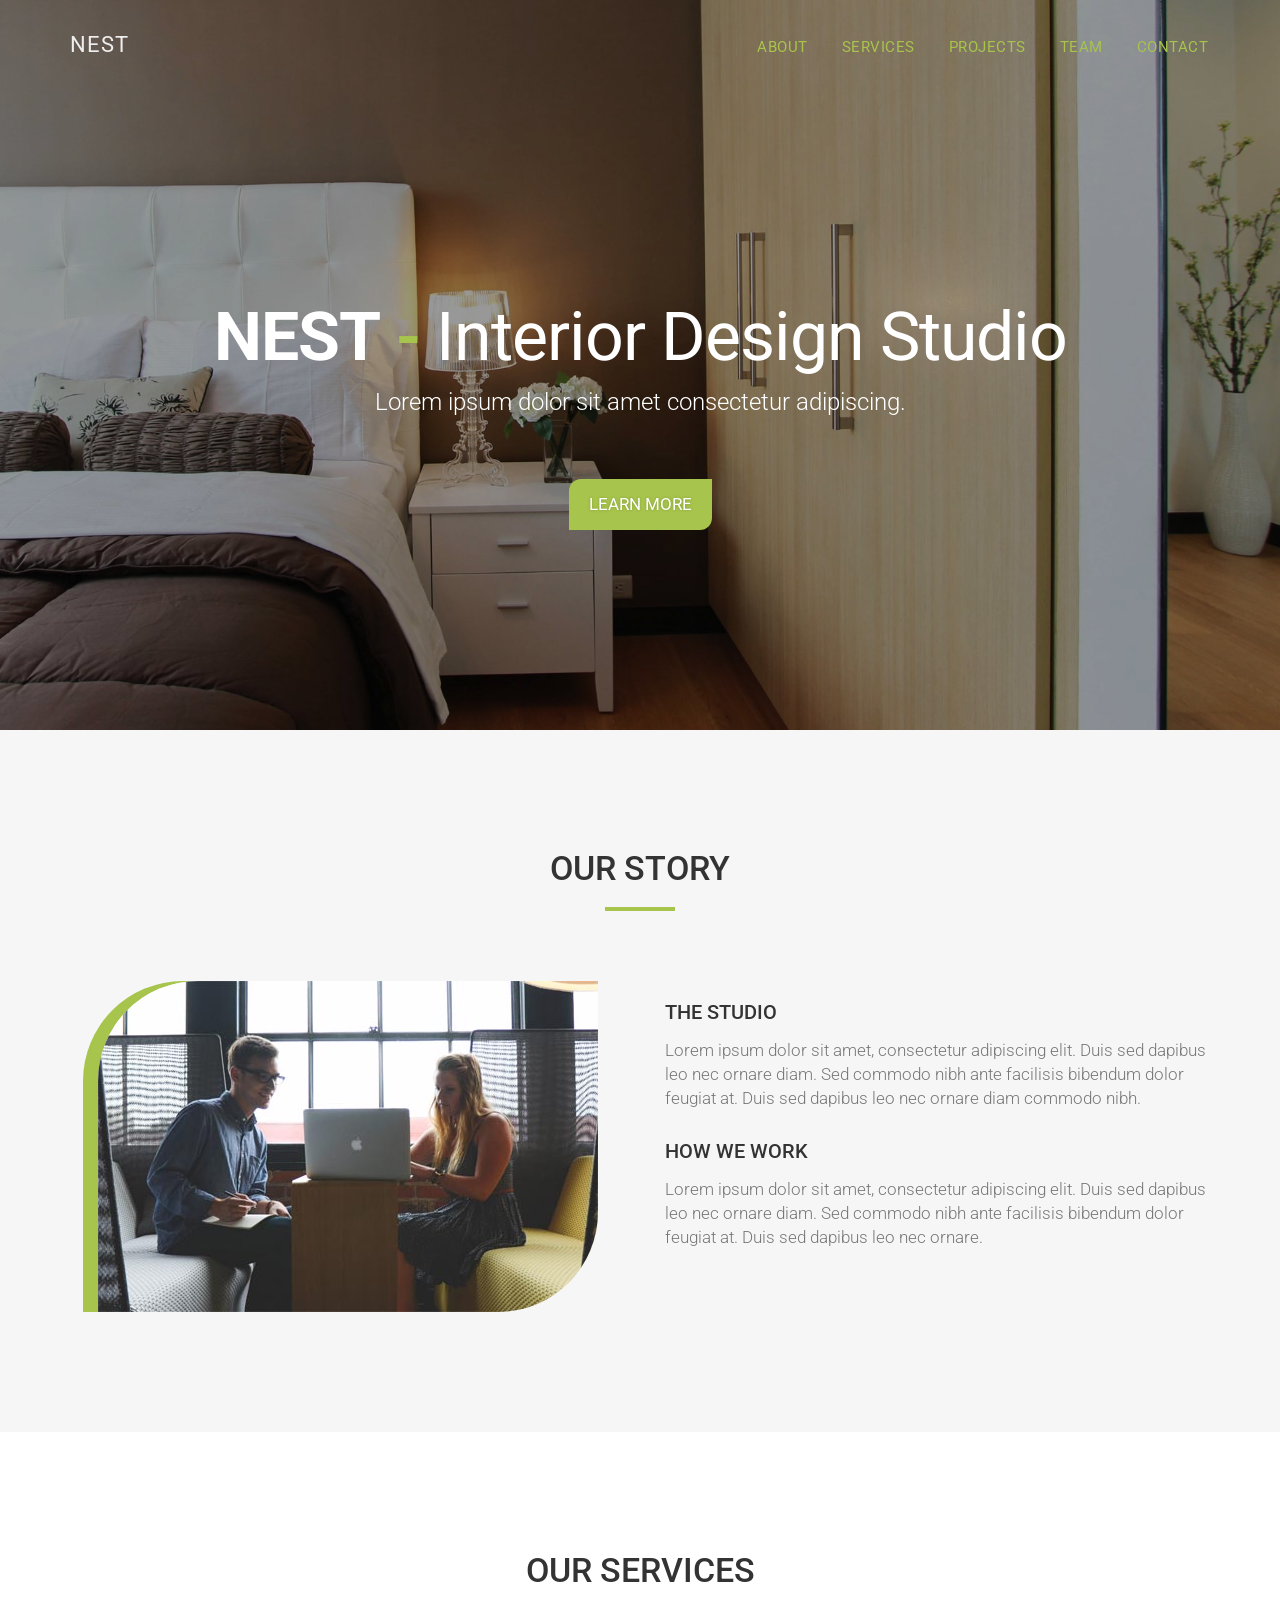
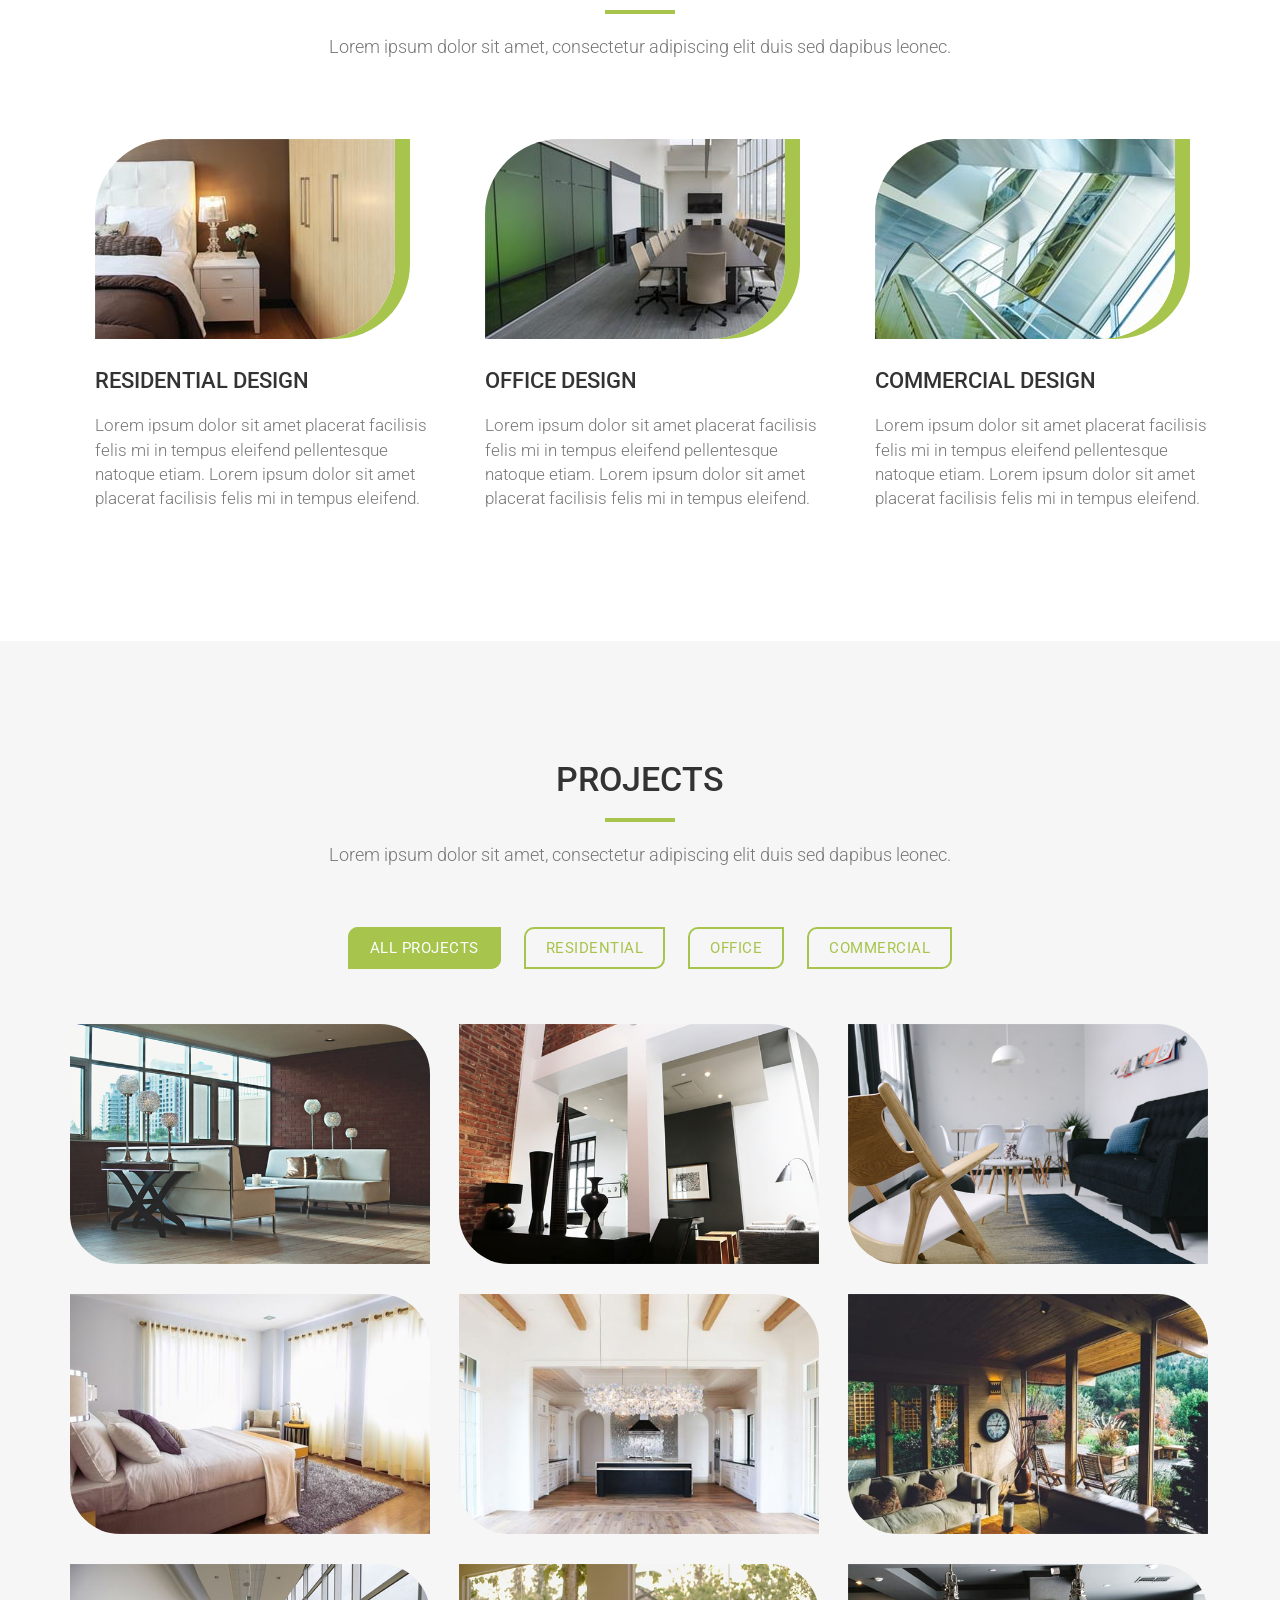
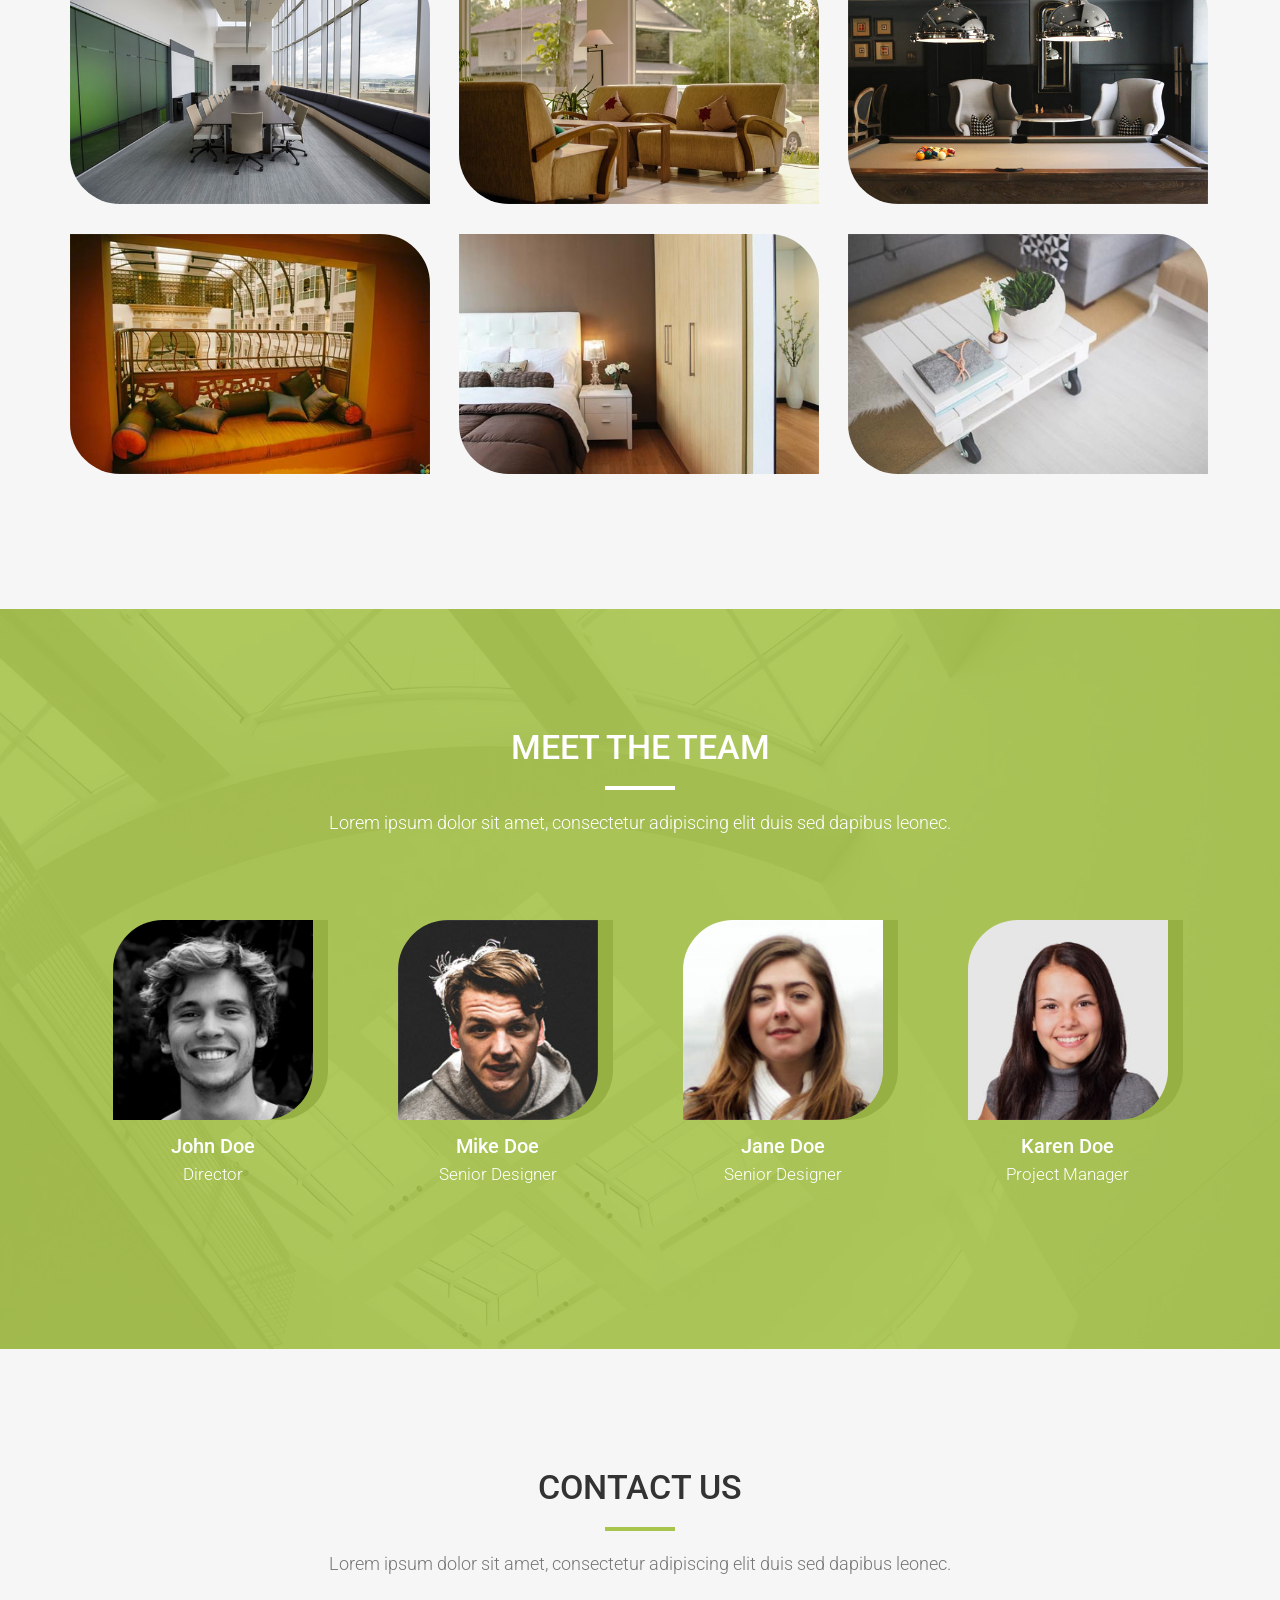
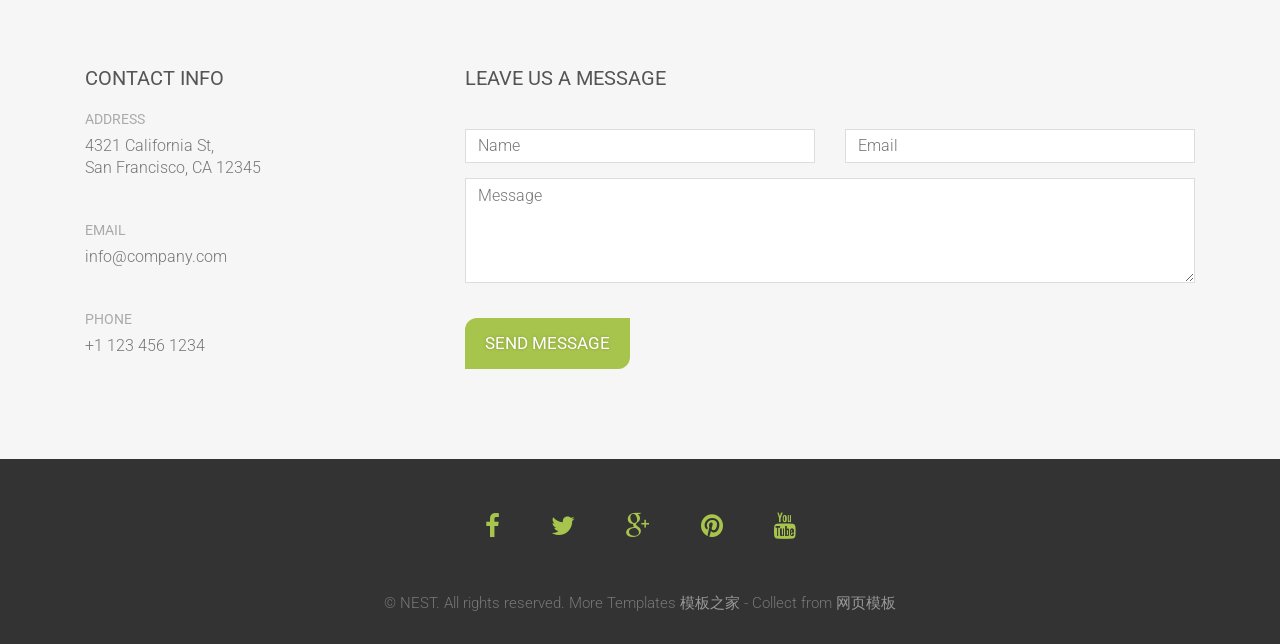
<file: resume/twts_109_nest/index.html>
<!DOCTYPE html>
<html lang="en">
<head>
<meta charset="utf-8">
<meta name="viewport" content="width=device-width, initial-scale=1">
<title>NEST</title>
<meta name="description" content="">
<meta name="author" content="">

<!-- Favicons
    ================================================== -->
<link rel="shortcut icon" href="img/favicon.ico" type="image/x-icon">
<link rel="apple-touch-icon" href="img/apple-touch-icon.png">
<link rel="apple-touch-icon" sizes="72x72" href="img/apple-touch-icon-72x72.png">
<link rel="apple-touch-icon" sizes="114x114" href="img/apple-touch-icon-114x114.png">

<!-- Bootstrap -->
<link rel="stylesheet" type="text/css"  href="css/bootstrap.css">
<link rel="stylesheet" type="text/css" href="fonts/font-awesome/css/font-awesome.css">

<!-- Stylesheet
    ================================================== -->
<link rel="stylesheet" type="text/css"  href="css/style.css">
<link rel="stylesheet" type="text/css" href="css/nivo-lightbox/nivo-lightbox.css">
<link rel="stylesheet" type="text/css" href="css/nivo-lightbox/default.css">
<link href="https://fonts.googleapis.com/css?family=Roboto:300,400,500,700,900" rel="stylesheet">

<!-- HTML5 shim and Respond.js for IE8 support of HTML5 elements and media queries -->
<!-- WARNING: Respond.js doesn't work if you view the page via file:// -->
<!--[if lt IE 9]>
      <script src="https://oss.maxcdn.com/html5shiv/3.7.2/html5shiv.min.js"></script>
      <script src="https://oss.maxcdn.com/respond/1.4.2/respond.min.js"></script>
    <![endif]-->
</head>
<body id="page-top" data-spy="scroll" data-target=".navbar-fixed-top">
<!-- Navigation
    ==========================================-->
<nav id="menu" class="navbar navbar-default navbar-fixed-top">
  <div class="container"> 
    <!-- Brand and toggle get grouped for better mobile display -->
    <div class="navbar-header">
      <button type="button" class="navbar-toggle collapsed" data-toggle="collapse" data-target="#bs-example-navbar-collapse-1"> <span class="sr-only">Toggle navigation</span> <span class="icon-bar"></span> <span class="icon-bar"></span> <span class="icon-bar"></span> </button>
      <a class="navbar-brand page-scroll" href="#page-top">NEST</a> </div>
    
    <!-- Collect the nav links, forms, and other content for toggling -->
    <div class="collapse navbar-collapse" id="bs-example-navbar-collapse-1">
      <ul class="nav navbar-nav navbar-right">
        <li><a href="#about" class="page-scroll">About</a></li>
        <li><a href="#services" class="page-scroll">Services</a></li>
        <li><a href="#portfolio" class="page-scroll">Projects</a></li>
        <li><a href="#team" class="page-scroll">Team</a></li>
        <li><a href="#contact" class="page-scroll">Contact</a></li>
      </ul>
    </div>
    <!-- /.navbar-collapse --> 
  </div>
</nav>
<!-- Header -->
<header id="header">
  <div class="intro">
    <div class="overlay">
      <div class="container">
        <div class="row">
          <div class="intro-text">
            <h1><strong>NEST</strong> <span>-</span> Interior Design Studio</h1>
            <p>Lorem ipsum dolor sit amet consectetur adipiscing.</p>
            <a href="#about" class="btn btn-custom btn-lg page-scroll">Learn More</a> </div>
        </div>
      </div>
    </div>
  </div>
</header>
<!-- About Section -->
<div id="about">
  <div class="container">
    <div class="section-title text-center center">
      <h2>Our Story</h2>
      <hr>
    </div>
    <div class="row">
      <div class="col-xs-12 col-md-6 text-center"> <img src="img/about.jpg" class="img-responsive" alt=""> </div>
      <div class="col-xs-12 col-md-6">
        <div class="about-text">
          <h3>The Studio</h3>
          <p>Lorem ipsum dolor sit amet, consectetur adipiscing elit. Duis sed dapibus leo nec ornare diam. Sed commodo nibh ante facilisis bibendum dolor feugiat at. Duis sed dapibus leo nec ornare diam commodo nibh.</p>
          <h3>How We Work</h3>
          <p>Lorem ipsum dolor sit amet, consectetur adipiscing elit. Duis sed dapibus leo nec ornare diam. Sed commodo nibh ante facilisis bibendum dolor feugiat at. Duis sed dapibus leo nec ornare.</p>
        </div>
      </div>
    </div>
  </div>
</div>
<!-- Services Section -->
<div id="services">
  <div class="container">
    <div class="col-md-10 col-md-offset-1 section-title text-center">
      <h2>Our Services</h2>
      <hr>
      <p>Lorem ipsum dolor sit amet, consectetur adipiscing elit duis sed dapibus leonec.</p>
    </div>
    <div class="row">
      <div class="col-xs-12 col-sm-4 service"> <img src="img/residential-design.jpg" class="img-responsive" alt="Project Title">
        <h3>Residential Design</h3>
        <p>Lorem ipsum dolor sit amet placerat facilisis felis mi in tempus eleifend pellentesque natoque etiam. Lorem ipsum dolor sit amet placerat facilisis felis mi in tempus eleifend.</p>
      </div>
      <div class="col-xs-12 col-sm-4 service"> <img src="img/office-design.jpg" class="img-responsive" alt="Project Title">
        <h3>Office Design</h3>
        <p>Lorem ipsum dolor sit amet placerat facilisis felis mi in tempus eleifend pellentesque natoque etiam. Lorem ipsum dolor sit amet placerat facilisis felis mi in tempus eleifend.</p>
      </div>
      <div class="col-xs-12 col-sm-4 service"> <img src="img/commercial-design.jpg" class="img-responsive" alt="Project Title">
        <h3>Commercial Design</h3>
        <p>Lorem ipsum dolor sit amet placerat facilisis felis mi in tempus eleifend pellentesque natoque etiam. Lorem ipsum dolor sit amet placerat facilisis felis mi in tempus eleifend.</p>
      </div>
    </div>
  </div>
</div>
<!-- Portfolio Section -->
<div id="portfolio">
  <div class="container">
    <div class="section-title text-center center">
      <h2>Projects</h2>
      <hr>
      <p>Lorem ipsum dolor sit amet, consectetur adipiscing elit duis sed dapibus leonec.</p>
    </div>
    <div class="categories">
      <ul class="cat">
        <li>
          <ol class="type">
            <li><a href="#" data-filter="*" class="active">All Projects</a></li>
            <li><a href="#" data-filter=".residential">Residential</a></li>
            <li><a href="#" data-filter=".office">Office</a></li>
            <li><a href="#" data-filter=".commercial">Commercial</a></li>
          </ol>
        </li>
      </ul>
      <div class="clearfix"></div>
    </div>
    <div class="row">
      <div class="portfolio-items">
        <div class="col-sm-6 col-md-4 col-lg-4 residential">
          <div class="portfolio-item">
            <div class="hover-bg"> <a href="img/portfolio/01-large.jpg" title="Project Title" data-lightbox-gallery="gallery1">
              <div class="hover-text">
                <h4>Project Name</h4>
              </div>
              <img src="img/portfolio/01-small.jpg" class="img-responsive" alt="Project Title"> </a> </div>
          </div>
        </div>
        <div class="col-sm-6 col-md-4 col-lg-4 commercial">
          <div class="portfolio-item">
            <div class="hover-bg"> <a href="img/portfolio/02-large.jpg" title="Project Title" data-lightbox-gallery="gallery1">
              <div class="hover-text">
                <h4>Project Name</h4>
              </div>
              <img src="img/portfolio/02-small.jpg" class="img-responsive" alt="Project Title"> </a> </div>
          </div>
        </div>
        <div class="col-sm-6 col-md-4 col-lg-4 residential">
          <div class="portfolio-item">
            <div class="hover-bg"> <a href="img/portfolio/03-large.jpg" title="Project Title" data-lightbox-gallery="gallery1">
              <div class="hover-text">
                <h4>Project Name</h4>
              </div>
              <img src="img/portfolio/03-small.jpg" class="img-responsive" alt="Project Title"> </a> </div>
          </div>
        </div>
        <div class="col-sm-6 col-md-4 col-lg-4 residential">
          <div class="portfolio-item">
            <div class="hover-bg"> <a href="img/portfolio/04-large.jpg" title="Project Title" data-lightbox-gallery="gallery1">
              <div class="hover-text">
                <h4>Project Name</h4>
              </div>
              <img src="img/portfolio/04-small.jpg" class="img-responsive" alt="Project Title"> </a> </div>
          </div>
        </div>
        <div class="col-sm-6 col-md-4 col-lg-4 commercial">
          <div class="portfolio-item">
            <div class="hover-bg"> <a href="img/portfolio/05-large.jpg" title="Project Title" data-lightbox-gallery="gallery1">
              <div class="hover-text">
                <h4>Project Name</h4>
              </div>
              <img src="img/portfolio/05-small.jpg" class="img-responsive" alt="Project Title"> </a> </div>
          </div>
        </div>
        <div class="col-sm-6 col-md-4 col-lg-4 office">
          <div class="portfolio-item">
            <div class="hover-bg"> <a href="img/portfolio/06-large.jpg" title="Project Title" data-lightbox-gallery="gallery1">
              <div class="hover-text">
                <h4>Project Name</h4>
              </div>
              <img src="img/portfolio/06-small.jpg" class="img-responsive" alt="Project Title"> </a> </div>
          </div>
        </div>
        <div class="col-sm-6 col-md-4 col-lg-4 office">
          <div class="portfolio-item">
            <div class="hover-bg"> <a href="img/portfolio/07-large.jpg" title="Project Title" data-lightbox-gallery="gallery1">
              <div class="hover-text">
                <h4>Project Name</h4>
              </div>
              <img src="img/portfolio/07-small.jpg" class="img-responsive" alt="Project Title"> </a> </div>
          </div>
        </div>
        <div class="col-sm-6 col-md-4 col-lg-4 residential">
          <div class="portfolio-item">
            <div class="hover-bg"> <a href="img/portfolio/08-large.jpg" title="Project Title" data-lightbox-gallery="gallery1">
              <div class="hover-text">
                <h4>Project Name</h4>
              </div>
              <img src="img/portfolio/08-small.jpg" class="img-responsive" alt="Project Title"> </a> </div>
          </div>
        </div>
        <div class="col-sm-6 col-md-4 col-lg-4 commercial">
          <div class="portfolio-item">
            <div class="hover-bg"> <a href="img/portfolio/09-large.jpg" title="Project Title" data-lightbox-gallery="gallery1">
              <div class="hover-text">
                <h4>Project Name</h4>
              </div>
              <img src="img/portfolio/09-small.jpg" class="img-responsive" alt="Project Title"> </a> </div>
          </div>
        </div>
        <div class="col-sm-6 col-md-4 col-lg-4 office">
          <div class="portfolio-item">
            <div class="hover-bg"> <a href="img/portfolio/10-large.jpg" title="Project Title" data-lightbox-gallery="gallery1">
              <div class="hover-text">
                <h4>Project Name</h4>
              </div>
              <img src="img/portfolio/10-small.jpg" class="img-responsive" alt="Project Title"> </a> </div>
          </div>
        </div>
        <div class="col-sm-6 col-md-4 col-lg-4 office">
          <div class="portfolio-item">
            <div class="hover-bg"> <a href="img/portfolio/11-large.jpg" title="Project Title" data-lightbox-gallery="gallery1">
              <div class="hover-text">
                <h4>Project Name</h4>
              </div>
              <img src="img/portfolio/11-small.jpg" class="img-responsive" alt="Project Title"> </a> </div>
          </div>
        </div>
        <div class="col-sm-6 col-md-4 col-lg-4 residential">
          <div class="portfolio-item">
            <div class="hover-bg"> <a href="img/portfolio/12-large.jpg" title="Project Title" data-lightbox-gallery="gallery1">
              <div class="hover-text">
                <h4>Project Name</h4>
              </div>
              <img src="img/portfolio/12-small.jpg" class="img-responsive" alt="Project Title"> </a> </div>
          </div>
        </div>
      </div>
    </div>
  </div>
</div>
<div class="tlinks">Collect from <a href="http://www.cssmoban.com/"  title="网站模板">网站模板</a></div>
<!-- Team Section -->
<div id="team" class="text-center">
  <div class="overlay">
    <div class="container">
      <div class="col-md-8 col-md-offset-2 section-title">
        <h2>Meet the Team</h2>
        <hr>
        <p>Lorem ipsum dolor sit amet, consectetur adipiscing elit duis sed dapibus leonec.</p>
      </div>
      <div id="row">
        <div class="col-md-3 col-sm-6 team">
          <div class="thumbnail"> <img src="img/team/01.jpg" alt="..." class="team-img">
            <div class="caption">
              <h3>John Doe</h3>
              <p>Director</p>
            </div>
          </div>
        </div>
        <div class="col-md-3 col-sm-6 team">
          <div class="thumbnail"> <img src="img/team/02.jpg" alt="..." class="img-circle team-img">
            <div class="caption">
              <h3>Mike Doe</h3>
              <p>Senior Designer</p>
            </div>
          </div>
        </div>
        <div class="col-md-3 col-sm-6 team">
          <div class="thumbnail"> <img src="img/team/03.jpg" alt="..." class="img-circle team-img">
            <div class="caption">
              <h3>Jane Doe</h3>
              <p>Senior Designer</p>
            </div>
          </div>
        </div>
        <div class="col-md-3 col-sm-6 team">
          <div class="thumbnail"> <img src="img/team/04.jpg" alt="..." class="img-circle team-img">
            <div class="caption">
              <h3>Karen Doe</h3>
              <p>Project Manager</p>
            </div>
          </div>
        </div>
      </div>
    </div>
  </div>
</div>
<!-- Contact Section -->
<div id="contact">
  <div class="container">
    <div class="section-title text-center">
      <h2>Contact Us</h2>
      <hr>
      <p>Lorem ipsum dolor sit amet, consectetur adipiscing elit duis sed dapibus leonec.</p>
    </div>
    <div class="col-md-4">
      <h3>Contact Info</h3>
      <div class="contact-item"> <span>Address</span>
        <p>4321 California St,<br>
          San Francisco, CA 12345</p>
      </div>
      <div class="contact-item"> <span>Email</span>
        <p>info@company.com</p>
      </div>
      <div class="contact-item"> <span>Phone</span>
        <p> +1 123 456 1234</p>
      </div>
    </div>
    <div class="col-md-8">
      <h3>Leave us a message</h3>
      <form name="sentMessage" id="contactForm" novalidate>
        <div class="row">
          <div class="col-md-6">
            <div class="form-group">
              <input type="text" id="name" class="form-control" placeholder="Name" required="required">
              <p class="help-block text-danger"></p>
            </div>
          </div>
          <div class="col-md-6">
            <div class="form-group">
              <input type="email" id="email" class="form-control" placeholder="Email" required="required">
              <p class="help-block text-danger"></p>
            </div>
          </div>
        </div>
        <div class="form-group">
          <textarea name="message" id="message" class="form-control" rows="4" placeholder="Message" required></textarea>
          <p class="help-block text-danger"></p>
        </div>
        <div id="success"></div>
        <button type="submit" class="btn btn-custom btn-lg">Send Message</button>
      </form>
    </div>
  </div>
</div>
<div id="footer">
  <div class="container text-center">
    <div class="social">
      <ul>
        <li><a href="#"><i class="fa fa-facebook"></i></a></li>
        <li><a href="#"><i class="fa fa-twitter"></i></a></li>
        <li><a href="#"><i class="fa fa-google-plus"></i></a></li>
        <li><a href="#"><i class="fa fa-pinterest"></i></a></li>
        <li><a href="#"><i class="fa fa-youtube"></i></a></li>
      </ul>
    </div>
    <div>
      <p>&copy; NEST. All rights reserved. More Templates <a href="http://www.cssmoban.com/" target="_blank" title="模板之家">模板之家</a> - Collect from <a href="http://www.cssmoban.com/" title="网页模板" target="_blank">网页模板</a></p>
    </div>
  </div>
</div>
<script type="text/javascript" src="js/jquery.1.11.1.js"></script> 
<script type="text/javascript" src="js/bootstrap.js"></script> 
<script type="text/javascript" src="js/SmoothScroll.js"></script> 
<script type="text/javascript" src="js/nivo-lightbox.js"></script> 
<script type="text/javascript" src="js/jquery.isotope.js"></script> 
<script type="text/javascript" src="js/jqBootstrapValidation.js"></script> 
<script type="text/javascript" src="js/contact_me.js"></script> 
<script type="text/javascript" src="js/main.js"></script>
</body>
</html>
</file>
<file: demo1/css/icomoon.css>
@font-face {
    font-family: 'icomoon';
    src:    url('fonts/icomoon.eot?1oniuf');
    src:    url('fonts/icomoon.eot?1oniuf#iefix') format('embedded-opentype'),
        url('fonts/icomoon.ttf?1oniuf') format('truetype'),
        url('fonts/icomoon.woff?1oniuf') format('woff'),
        url('fonts/icomoon.svg?1oniuf#icomoon') format('svg');
    font-weight: normal;
    font-style: normal;
}

[class^="icon-"], [class*=" icon-"] {
    /* use !important to prevent issues with browser extensions that change fonts */
    font-family: 'icomoon' !important;
    speak: none;
    font-style: normal;
    font-weight: normal;
    font-variant: normal;
    text-transform: none;
    line-height: 1;

    /* Better Font Rendering =========== */
    -webkit-font-smoothing: antialiased;
    -moz-osx-font-smoothing: grayscale;
}

.icon-mobile:before {
    content: "\e000";
}
.icon-laptop:before {
    content: "\e001";
}
.icon-desktop:before {
    content: "\e002";
}
.icon-tablet:before {
    content: "\e003";
}
.icon-phone:before {
    content: "\e004";
}
.icon-document:before {
    content: "\e005";
}
.icon-documents:before {
    content: "\e006";
}
.icon-search:before {
    content: "\e007";
}
.icon-clipboard:before {
    content: "\e008";
}
.icon-newspaper:before {
    content: "\e009";
}
.icon-notebook:before {
    content: "\e00a";
}
.icon-book-open:before {
    content: "\e00b";
}
.icon-browser:before {
    content: "\e00c";
}
.icon-calendar:before {
    content: "\e00d";
}
.icon-presentation:before {
    content: "\e00e";
}
.icon-picture:before {
    content: "\e00f";
}
.icon-pictures:before {
    content: "\e010";
}
.icon-video:before {
    content: "\e011";
}
.icon-camera:before {
    content: "\e012";
}
.icon-printer:before {
    content: "\e013";
}
.icon-toolbox:before {
    content: "\e014";
}
.icon-briefcase:before {
    content: "\e015";
}
.icon-wallet:before {
    content: "\e016";
}
.icon-gift:before {
    content: "\e017";
}
.icon-bargraph:before {
    content: "\e018";
}
.icon-grid:before {
    content: "\e019";
}
.icon-expand:before {
    content: "\e01a";
}
.icon-focus:before {
    content: "\e01b";
}
.icon-edit:before {
    content: "\e01c";
}
.icon-adjustments:before {
    content: "\e01d";
}
.icon-ribbon:before {
    content: "\e01e";
}
.icon-hourglass:before {
    content: "\e01f";
}
.icon-lock:before {
    content: "\e020";
}
.icon-megaphone:before {
    content: "\e021";
}
.icon-shield:before {
    content: "\e022";
}
.icon-trophy:before {
    content: "\e023";
}
.icon-flag:before {
    content: "\e024";
}
.icon-map:before {
    content: "\e025";
}
.icon-puzzle:before {
    content: "\e026";
}
.icon-basket:before {
    content: "\e027";
}
.icon-envelope:before {
    content: "\e028";
}
.icon-streetsign:before {
    content: "\e029";
}
.icon-telescope:before {
    content: "\e02a";
}
.icon-gears:before {
    content: "\e02b";
}
.icon-key:before {
    content: "\e02c";
}
.icon-paperclip:before {
    content: "\e02d";
}
.icon-attachment:before {
    content: "\e02e";
}
.icon-pricetags:before {
    content: "\e02f";
}
.icon-lightbulb:before {
    content: "\e030";
}
.icon-layers:before {
    content: "\e031";
}
.icon-pencil:before {
    content: "\e032";
}
.icon-tools:before {
    content: "\e033";
}
.icon-tools-2:before {
    content: "\e034";
}
.icon-scissors:before {
    content: "\e035";
}
.icon-paintbrush:before {
    content: "\e036";
}
.icon-magnifying-glass:before {
    content: "\e037";
}
.icon-circle-compass:before {
    content: "\e038";
}
.icon-linegraph:before {
    content: "\e039";
}
.icon-mic:before {
    content: "\e03a";
}
.icon-strategy:before {
    content: "\e03b";
}
.icon-beaker:before {
    content: "\e03c";
}
.icon-caution:before {
    content: "\e03d";
}
.icon-recycle:before {
    content: "\e03e";
}
.icon-anchor:before {
    content: "\e03f";
}
.icon-profile-male:before {
    content: "\e040";
}
.icon-profile-female:before {
    content: "\e041";
}
.icon-bike:before {
    content: "\e042";
}
.icon-wine:before {
    content: "\e043";
}
.icon-hotairballoon:before {
    content: "\e044";
}
.icon-globe:before {
    content: "\e045";
}
.icon-genius:before {
    content: "\e046";
}
.icon-map-pin:before {
    content: "\e047";
}
.icon-dial:before {
    content: "\e048";
}
.icon-chat:before {
    content: "\e049";
}
.icon-heart:before {
    content: "\e04a";
}
.icon-cloud:before {
    content: "\e04b";
}
.icon-upload:before {
    content: "\e04c";
}
.icon-download:before {
    content: "\e04d";
}
.icon-target:before {
    content: "\e04e";
}
.icon-hazardous:before {
    content: "\e04f";
}
.icon-piechart:before {
    content: "\e050";
}
.icon-speedometer:before {
    content: "\e051";
}
.icon-global:before {
    content: "\e052";
}
.icon-compass:before {
    content: "\e053";
}
.icon-lifesaver:before {
    content: "\e054";
}
.icon-clock:before {
    content: "\e055";
}
.icon-aperture:before {
    content: "\e056";
}
.icon-quote:before {
    content: "\e057";
}
.icon-scope:before {
    content: "\e058";
}
.icon-alarmclock:before {
    content: "\e059";
}
.icon-refresh:before {
    content: "\e05a";
}
.icon-happy:before {
    content: "\e05b";
}
.icon-sad:before {
    content: "\e05c";
}
.icon-facebook:before {
    content: "\e05d";
}
.icon-twitter:before {
    content: "\e05e";
}
.icon-googleplus:before {
    content: "\e05f";
}
.icon-rss:before {
    content: "\e060";
}
.icon-tumblr:before {
    content: "\e061";
}
.icon-linkedin:before {
    content: "\e062";
}
.icon-dribbble:before {
    content: "\e063";
}
.icon-box2:before {
    content: "\ea82";
}
.icon-write:before {
    content: "\ea83";
}
.icon-clock2:before {
    content: "\ea84";
}
.icon-reply2:before {
    content: "\ea85";
}
.icon-reply-all2:before {
    content: "\ea86";
}
.icon-forward2:before {
    content: "\ea87";
}
.icon-flag2:before {
    content: "\ea88";
}
.icon-search2:before {
    content: "\ea89";
}
.icon-trash2:before {
    content: "\ea8a";
}
.icon-envelope2:before {
    content: "\ea8b";
}
.icon-bubble:before {
    content: "\ea8c";
}
.icon-bubbles:before {
    content: "\ea8d";
}
.icon-user2:before {
    content: "\ea8e";
}
.icon-users2:before {
    content: "\ea8f";
}
.icon-cloud2:before {
    content: "\ea90";
}
.icon-download2:before {
    content: "\ea91";
}
.icon-upload2:before {
    content: "\ea92";
}
.icon-rain:before {
    content: "\ea93";
}
.icon-sun:before {
    content: "\ea94";
}
.icon-moon2:before {
    content: "\ea95";
}
.icon-bell2:before {
    content: "\ea96";
}
.icon-folder2:before {
    content: "\ea97";
}
.icon-pin2:before {
    content: "\ea98";
}
.icon-sound2:before {
    content: "\ea99";
}
.icon-microphone:before {
    content: "\ea9a";
}
.icon-camera2:before {
    content: "\ea9b";
}
.icon-image2:before {
    content: "\ea9c";
}
.icon-cog2:before {
    content: "\ea9d";
}
.icon-calendar2:before {
    content: "\ea9e";
}
.icon-book2:before {
    content: "\ea9f";
}
.icon-map-marker:before {
    content: "\eaa0";
}
.icon-store:before {
    content: "\eaa1";
}
.icon-support:before {
    content: "\eaa2";
}
.icon-tag2:before {
    content: "\eaa3";
}
.icon-heart2:before {
    content: "\eaa4";
}
.icon-video-camera:before {
    content: "\eaa5";
}
.icon-trophy2:before {
    content: "\eaa6";
}
.icon-cart:before {
    content: "\eaa7";
}
.icon-eye2:before {
    content: "\eaa8";
}
.icon-cancel:before {
    content: "\eaa9";
}
.icon-chart:before {
    content: "\eaaa";
}
.icon-target2:before {
    content: "\eaab";
}
.icon-printer2:before {
    content: "\eaac";
}
.icon-location2:before {
    content: "\eaad";
}
.icon-bookmark2:before {
    content: "\eaae";
}
.icon-monitor:before {
    content: "\eaaf";
}
.icon-cross2:before {
    content: "\eab0";
}
.icon-plus2:before {
    content: "\eab1";
}
.icon-left:before {
    content: "\eab2";
}
.icon-up:before {
    content: "\eab3";
}
.icon-browser2:before {
    content: "\eab4";
}
.icon-windows:before {
    content: "\eab5";
}
.icon-switch2:before {
    content: "\eab6";
}
.icon-dashboard:before {
    content: "\eab7";
}
.icon-play:before {
    content: "\eab8";
}
.icon-fast-forward:before {
    content: "\eab9";
}
.icon-next:before {
    content: "\eaba";
}
.icon-refresh2:before {
    content: "\eabb";
}
.icon-film:before {
    content: "\eabc";
}
.icon-home2:before {
    content: "\eabd";
}
.icon-add-to-list:before {
    content: "\e901";
}
.icon-classic-computer:before {
    content: "\e902";
}
.icon-controller-fast-backward:before {
    content: "\e903";
}
.icon-creative-commons-attribution:before {
    content: "\e904";
}
.icon-creative-commons-noderivs:before {
    content: "\e905";
}
.icon-creative-commons-noncommercial-eu:before {
    content: "\e906";
}
.icon-creative-commons-noncommercial-us:before {
    content: "\e907";
}
.icon-creative-commons-public-domain:before {
    content: "\e908";
}
.icon-creative-commons-remix:before {
    content: "\e909";
}
.icon-creative-commons-share:before {
    content: "\e90a";
}
.icon-creative-commons-sharealike:before {
    content: "\e90b";
}
.icon-creative-commons:before {
    content: "\e90c";
}
.icon-document-landscape:before {
    content: "\e90d";
}
.icon-remove-user:before {
    content: "\e90e";
}
.icon-warning:before {
    content: "\e90f";
}
.icon-arrow-bold-down:before {
    content: "\e910";
}
.icon-arrow-bold-left:before {
    content: "\e911";
}
.icon-arrow-bold-right:before {
    content: "\e912";
}
.icon-arrow-bold-up:before {
    content: "\e913";
}
.icon-arrow-down:before {
    content: "\e914";
}
.icon-arrow-left:before {
    content: "\e915";
}
.icon-arrow-long-down:before {
    content: "\e916";
}
.icon-arrow-long-left:before {
    content: "\e917";
}
.icon-arrow-long-right:before {
    content: "\e918";
}
.icon-arrow-long-up:before {
    content: "\e919";
}
.icon-arrow-right:before {
    content: "\e91a";
}
.icon-arrow-up:before {
    content: "\e91b";
}
.icon-arrow-with-circle-down:before {
    content: "\e91c";
}
.icon-arrow-with-circle-left:before {
    content: "\e91d";
}
.icon-arrow-with-circle-right:before {
    content: "\e91e";
}
.icon-arrow-with-circle-up:before {
    content: "\e91f";
}
.icon-bookmark:before {
    content: "\e920";
}
.icon-bookmarks:before {
    content: "\e921";
}
.icon-chevron-down:before {
    content: "\e922";
}
.icon-chevron-left:before {
    content: "\e923";
}
.icon-chevron-right:before {
    content: "\e924";
}
.icon-chevron-small-down:before {
    content: "\e925";
}
.icon-chevron-small-left:before {
    content: "\e926";
}
.icon-chevron-small-right:before {
    content: "\e927";
}
.icon-chevron-small-up:before {
    content: "\e928";
}
.icon-chevron-thin-down:before {
    content: "\e929";
}
.icon-chevron-thin-left:before {
    content: "\e92a";
}
.icon-chevron-thin-right:before {
    content: "\e92b";
}
.icon-chevron-thin-up:before {
    content: "\e92c";
}
.icon-chevron-up:before {
    content: "\e92d";
}
.icon-chevron-with-circle-down:before {
    content: "\e92e";
}
.icon-chevron-with-circle-left:before {
    content: "\e92f";
}
.icon-chevron-with-circle-right:before {
    content: "\e930";
}
.icon-chevron-with-circle-up:before {
    content: "\e931";
}
.icon-cloud3:before {
    content: "\e932";
}
.icon-controller-fast-forward:before {
    content: "\e933";
}
.icon-controller-jump-to-start:before {
    content: "\e934";
}
.icon-controller-next:before {
    content: "\e935";
}
.icon-controller-paus:before {
    content: "\e936";
}
.icon-controller-play:before {
    content: "\e937";
}
.icon-controller-record:before {
    content: "\e938";
}
.icon-controller-stop:before {
    content: "\e939";
}
.icon-controller-volume:before {
    content: "\e93a";
}
.icon-dot-single:before {
    content: "\e93b";
}
.icon-dots-three-horizontal:before {
    content: "\e93c";
}
.icon-dots-three-vertical:before {
    content: "\e93d";
}
.icon-dots-two-horizontal:before {
    content: "\e93e";
}
.icon-dots-two-vertical:before {
    content: "\e93f";
}
.icon-download3:before {
    content: "\e940";
}
.icon-emoji-flirt:before {
    content: "\e941";
}
.icon-flow-branch:before {
    content: "\e942";
}
.icon-flow-cascade:before {
    content: "\e943";
}
.icon-flow-line:before {
    content: "\e944";
}
.icon-flow-parallel:before {
    content: "\e945";
}
.icon-flow-tree:before {
    content: "\e946";
}
.icon-install:before {
    content: "\e947";
}
.icon-layers2:before {
    content: "\e948";
}
.icon-open-book:before {
    content: "\e949";
}
.icon-resize-100:before {
    content: "\e94a";
}
.icon-resize-full-screen:before {
    content: "\e94b";
}
.icon-save:before {
    content: "\e94c";
}
.icon-select-arrows:before {
    content: "\e94d";
}
.icon-sound-mute:before {
    content: "\e94e";
}
.icon-sound:before {
    content: "\e94f";
}
.icon-trash:before {
    content: "\e950";
}
.icon-triangle-down:before {
    content: "\e951";
}
.icon-triangle-left:before {
    content: "\e952";
}
.icon-triangle-right:before {
    content: "\e953";
}
.icon-triangle-up:before {
    content: "\e954";
}
.icon-uninstall:before {
    content: "\e955";
}
.icon-upload-to-cloud:before {
    content: "\e956";
}
.icon-upload3:before {
    content: "\e957";
}
.icon-add-user:before {
    content: "\e958";
}
.icon-address:before {
    content: "\e959";
}
.icon-adjust:before {
    content: "\e95a";
}
.icon-air:before {
    content: "\e95b";
}
.icon-aircraft-landing:before {
    content: "\e95c";
}
.icon-aircraft-take-off:before {
    content: "\e95d";
}
.icon-aircraft:before {
    content: "\e95e";
}
.icon-align-bottom:before {
    content: "\e95f";
}
.icon-align-horizontal-middle:before {
    content: "\e960";
}
.icon-align-left:before {
    content: "\e961";
}
.icon-align-right:before {
    content: "\e962";
}
.icon-align-top:before {
    content: "\e963";
}
.icon-align-vertical-middle:before {
    content: "\e964";
}
.icon-archive:before {
    content: "\e965";
}
.icon-area-graph:before {
    content: "\e966";
}
.icon-attachment2:before {
    content: "\e967";
}
.icon-awareness-ribbon:before {
    content: "\e968";
}
.icon-back-in-time:before {
    content: "\e969";
}
.icon-back:before {
    content: "\e96a";
}
.icon-bar-graph:before {
    content: "\e96b";
}
.icon-battery:before {
    content: "\e96c";
}
.icon-beamed-note:before {
    content: "\e96d";
}
.icon-bell:before {
    content: "\e96e";
}
.icon-blackboard:before {
    content: "\e96f";
}
.icon-block:before {
    content: "\e970";
}
.icon-book:before {
    content: "\e971";
}
.icon-bowl:before {
    content: "\e972";
}
.icon-box:before {
    content: "\e973";
}
.icon-briefcase2:before {
    content: "\e974";
}
.icon-browser3:before {
    content: "\e975";
}
.icon-brush:before {
    content: "\e976";
}
.icon-bucket:before {
    content: "\e977";
}
.icon-cake:before {
    content: "\e978";
}
.icon-calculator:before {
    content: "\e979";
}
.icon-calendar3:before {
    content: "\e97a";
}
.icon-camera3:before {
    content: "\e97b";
}
.icon-ccw:before {
    content: "\e97c";
}
.icon-chat2:before {
    content: "\e97d";
}
.icon-check:before {
    content: "\e97e";
}
.icon-circle-with-cross:before {
    content: "\e97f";
}
.icon-circle-with-minus:before {
    content: "\e980";
}
.icon-circle-with-plus:before {
    content: "\e981";
}
.icon-circle:before {
    content: "\e982";
}
.icon-circular-graph:before {
    content: "\e983";
}
.icon-clapperboard:before {
    content: "\e984";
}
.icon-clipboard2:before {
    content: "\e985";
}
.icon-clock3:before {
    content: "\e986";
}
.icon-code:before {
    content: "\e987";
}
.icon-cog:before {
    content: "\e988";
}
.icon-colours:before {
    content: "\e989";
}
.icon-compass2:before {
    content: "\e98a";
}
.icon-copy:before {
    content: "\e98b";
}
.icon-credit-card:before {
    content: "\e98c";
}
.icon-credit:before {
    content: "\e98d";
}
.icon-cross:before {
    content: "\e98e";
}
.icon-cup:before {
    content: "\e98f";
}
.icon-cw:before {
    content: "\e990";
}
.icon-cycle:before {
    content: "\e991";
}
.icon-database:before {
    content: "\e992";
}
.icon-dial-pad:before {
    content: "\e993";
}
.icon-direction:before {
    content: "\e994";
}
.icon-document2:before {
    content: "\e995";
}
.icon-documents2:before {
    content: "\e996";
}
.icon-drink:before {
    content: "\e997";
}
.icon-drive:before {
    content: "\e998";
}
.icon-drop:before {
    content: "\e999";
}
.icon-edit2:before {
    content: "\e99a";
}
.icon-email:before {
    content: "\e99b";
}
.icon-emoji-happy:before {
    content: "\e99c";
}
.icon-emoji-neutral:before {
    content: "\e99d";
}
.icon-emoji-sad:before {
    content: "\e99e";
}
.icon-erase:before {
    content: "\e99f";
}
.icon-eraser:before {
    content: "\e9a0";
}
.icon-export:before {
    content: "\e9a1";
}
.icon-eye:before {
    content: "\e9a2";
}
.icon-feather:before {
    content: "\e9a3";
}
.icon-flag3:before {
    content: "\e9a4";
}
.icon-flash:before {
    content: "\e9a5";
}
.icon-flashlight:before {
    content: "\e9a6";
}
.icon-flat-brush:before {
    content: "\e9a7";
}
.icon-folder-images:before {
    content: "\e9a8";
}
.icon-folder-music:before {
    content: "\e9a9";
}
.icon-folder-video:before {
    content: "\e9aa";
}
.icon-folder:before {
    content: "\e9ab";
}
.icon-forward:before {
    content: "\e9ac";
}
.icon-funnel:before {
    content: "\e9ad";
}
.icon-game-controller:before {
    content: "\e9ae";
}
.icon-gauge:before {
    content: "\e9af";
}
.icon-globe2:before {
    content: "\e9b0";
}
.icon-graduation-cap:before {
    content: "\e9b1";
}
.icon-grid2:before {
    content: "\e9b2";
}
.icon-hair-cross:before {
    content: "\e9b3";
}
.icon-hand:before {
    content: "\e9b4";
}
.icon-heart-outlined:before {
    content: "\e9b5";
}
.icon-heart3:before {
    content: "\e9b6";
}
.icon-help-with-circle:before {
    content: "\e9b7";
}
.icon-help:before {
    content: "\e9b8";
}
.icon-home:before {
    content: "\e9b9";
}
.icon-hour-glass:before {
    content: "\e9ba";
}
.icon-image-inverted:before {
    content: "\e9bb";
}
.icon-image:before {
    content: "\e9bc";
}
.icon-images:before {
    content: "\e9bd";
}
.icon-inbox:before {
    content: "\e9be";
}
.icon-infinity:before {
    content: "\e9bf";
}
.icon-info-with-circle:before {
    content: "\e9c0";
}
.icon-info:before {
    content: "\e9c1";
}
.icon-key2:before {
    content: "\e9c2";
}
.icon-keyboard:before {
    content: "\e9c3";
}
.icon-lab-flask:before {
    content: "\e9c4";
}
.icon-landline:before {
    content: "\e9c5";
}
.icon-language:before {
    content: "\e9c6";
}
.icon-laptop2:before {
    content: "\e9c7";
}
.icon-leaf:before {
    content: "\e9c8";
}
.icon-level-down:before {
    content: "\e9c9";
}
.icon-level-up:before {
    content: "\e9ca";
}
.icon-lifebuoy:before {
    content: "\e9cb";
}
.icon-light-bulb:before {
    content: "\e9cc";
}
.icon-light-down:before {
    content: "\e9cd";
}
.icon-light-up:before {
    content: "\e9ce";
}
.icon-line-graph:before {
    content: "\e9cf";
}
.icon-link:before {
    content: "\e9d0";
}
.icon-list:before {
    content: "\e9d1";
}
.icon-location-pin:before {
    content: "\e9d2";
}
.icon-location:before {
    content: "\e9d3";
}
.icon-lock-open:before {
    content: "\e9d4";
}
.icon-lock2:before {
    content: "\e9d5";
}
.icon-log-out:before {
    content: "\e9d6";
}
.icon-login:before {
    content: "\e9d7";
}
.icon-loop:before {
    content: "\e9d8";
}
.icon-magnet:before {
    content: "\e9d9";
}
.icon-magnifying-glass2:before {
    content: "\e9da";
}
.icon-mail:before {
    content: "\e9db";
}
.icon-man:before {
    content: "\e9dc";
}
.icon-map2:before {
    content: "\e9dd";
}
.icon-mask:before {
    content: "\e9de";
}
.icon-medal:before {
    content: "\e9df";
}
.icon-megaphone2:before {
    content: "\e9e0";
}
.icon-menu:before {
    content: "\e9e1";
}
.icon-message:before {
    content: "\e9e2";
}
.icon-mic2:before {
    content: "\e9e3";
}
.icon-minus:before {
    content: "\e9e4";
}
.icon-mobile2:before {
    content: "\e9e5";
}
.icon-modern-mic:before {
    content: "\e9e6";
}
.icon-moon:before {
    content: "\e9e7";
}
.icon-mouse:before {
    content: "\e9e8";
}
.icon-music:before {
    content: "\e9e9";
}
.icon-network:before {
    content: "\e9ea";
}
.icon-new-message:before {
    content: "\e9eb";
}
.icon-new:before {
    content: "\e9ec";
}
.icon-news:before {
    content: "\e9ed";
}
.icon-note:before {
    content: "\e9ee";
}
.icon-notification:before {
    content: "\e9ef";
}
.icon-old-mobile:before {
    content: "\e9f0";
}
.icon-old-phone:before {
    content: "\e9f1";
}
.icon-palette:before {
    content: "\e9f2";
}
.icon-paper-plane:before {
    content: "\e9f3";
}
.icon-pencil2:before {
    content: "\e9f4";
}
.icon-phone2:before {
    content: "\e9f5";
}
.icon-pie-chart:before {
    content: "\e9f6";
}
.icon-pin:before {
    content: "\e9f7";
}
.icon-plus:before {
    content: "\e9f8";
}
.icon-popup:before {
    content: "\e9f9";
}
.icon-power-plug:before {
    content: "\e9fa";
}
.icon-price-ribbon:before {
    content: "\e9fb";
}
.icon-price-tag:before {
    content: "\e9fc";
}
.icon-print:before {
    content: "\e9fd";
}
.icon-progress-empty:before {
    content: "\e9fe";
}
.icon-progress-full:before {
    content: "\e9ff";
}
.icon-progress-one:before {
    content: "\ea00";
}
.icon-progress-two:before {
    content: "\ea01";
}
.icon-publish:before {
    content: "\ea02";
}
.icon-quote2:before {
    content: "\ea03";
}
.icon-radio:before {
    content: "\ea04";
}
.icon-reply-all:before {
    content: "\ea05";
}
.icon-reply:before {
    content: "\ea06";
}
.icon-retweet:before {
    content: "\ea07";
}
.icon-rocket:before {
    content: "\ea08";
}
.icon-round-brush:before {
    content: "\ea09";
}
.icon-rss2:before {
    content: "\ea0a";
}
.icon-ruler:before {
    content: "\ea0b";
}
.icon-scissors2:before {
    content: "\ea0c";
}
.icon-share-alternitive:before {
    content: "\ea0d";
}
.icon-share:before {
    content: "\ea0e";
}
.icon-shareable:before {
    content: "\ea0f";
}
.icon-shield2:before {
    content: "\ea10";
}
.icon-shop:before {
    content: "\ea11";
}
.icon-shopping-bag:before {
    content: "\ea12";
}
.icon-shopping-basket:before {
    content: "\ea13";
}
.icon-shopping-cart:before {
    content: "\ea14";
}
.icon-shuffle:before {
    content: "\ea15";
}
.icon-signal:before {
    content: "\ea16";
}
.icon-sound-mix:before {
    content: "\ea17";
}
.icon-sports-club:before {
    content: "\ea18";
}
.icon-spreadsheet:before {
    content: "\ea19";
}
.icon-squared-cross:before {
    content: "\ea1a";
}
.icon-squared-minus:before {
    content: "\ea1b";
}
.icon-squared-plus:before {
    content: "\ea1c";
}
.icon-star-outlined:before {
    content: "\ea1d";
}
.icon-star:before {
    content: "\ea1e";
}
.icon-stopwatch:before {
    content: "\ea1f";
}
.icon-suitcase:before {
    content: "\ea20";
}
.icon-swap:before {
    content: "\ea21";
}
.icon-sweden:before {
    content: "\ea22";
}
.icon-switch:before {
    content: "\ea23";
}
.icon-tablet2:before {
    content: "\ea24";
}
.icon-tag:before {
    content: "\ea25";
}
.icon-text-document-inverted:before {
    content: "\ea26";
}
.icon-text-document:before {
    content: "\ea27";
}
.icon-text:before {
    content: "\ea28";
}
.icon-thermometer:before {
    content: "\ea29";
}
.icon-thumbs-down:before {
    content: "\ea2a";
}
.icon-thumbs-up:before {
    content: "\ea2b";
}
.icon-thunder-cloud:before {
    content: "\ea2c";
}
.icon-ticket:before {
    content: "\ea2d";
}
.icon-time-slot:before {
    content: "\ea2e";
}
.icon-tools2:before {
    content: "\ea2f";
}
.icon-traffic-cone:before {
    content: "\ea30";
}
.icon-tree:before {
    content: "\ea31";
}
.icon-trophy3:before {
    content: "\ea32";
}
.icon-tv:before {
    content: "\ea33";
}
.icon-typing:before {
    content: "\ea34";
}
.icon-unread:before {
    content: "\ea35";
}
.icon-untag:before {
    content: "\ea36";
}
.icon-user:before {
    content: "\ea37";
}
.icon-users:before {
    content: "\ea38";
}
.icon-v-card:before {
    content: "\ea39";
}
.icon-video2:before {
    content: "\ea3a";
}
.icon-vinyl:before {
    content: "\ea3b";
}
.icon-voicemail:before {
    content: "\ea3c";
}
.icon-wallet2:before {
    content: "\ea3d";
}
.icon-water:before {
    content: "\ea3e";
}
.icon-500px-with-circle:before {
    content: "\ea3f";
}
.icon-500px:before {
    content: "\ea40";
}
.icon-basecamp:before {
    content: "\ea41";
}
.icon-behance:before {
    content: "\ea42";
}
.icon-creative-cloud:before {
    content: "\ea43";
}
.icon-dropbox:before {
    content: "\ea44";
}
.icon-evernote:before {
    content: "\ea45";
}
.icon-flattr:before {
    content: "\ea46";
}
.icon-foursquare:before {
    content: "\ea47";
}
.icon-google-drive:before {
    content: "\ea48";
}
.icon-google-hangouts:before {
    content: "\ea49";
}
.icon-grooveshark:before {
    content: "\ea4a";
}
.icon-icloud:before {
    content: "\ea4b";
}
.icon-mixi:before {
    content: "\ea4c";
}
.icon-onedrive:before {
    content: "\ea4d";
}
.icon-paypal:before {
    content: "\ea4e";
}
.icon-picasa:before {
    content: "\ea4f";
}
.icon-qq:before {
    content: "\ea50";
}
.icon-rdio-with-circle:before {
    content: "\ea51";
}
.icon-renren:before {
    content: "\ea52";
}
.icon-scribd:before {
    content: "\ea53";
}
.icon-sina-weibo:before {
    content: "\ea54";
}
.icon-skype-with-circle:before {
    content: "\ea55";
}
.icon-skype:before {
    content: "\ea56";
}
.icon-slideshare:before {
    content: "\ea57";
}
.icon-smashing:before {
    content: "\ea58";
}
.icon-soundcloud:before {
    content: "\ea59";
}
.icon-spotify-with-circle:before {
    content: "\ea5a";
}
.icon-spotify:before {
    content: "\ea5b";
}
.icon-swarm:before {
    content: "\ea5c";
}
.icon-vine-with-circle:before {
    content: "\ea5d";
}
.icon-vine:before {
    content: "\ea5e";
}
.icon-vk-alternitive:before {
    content: "\ea5f";
}
.icon-vk-with-circle:before {
    content: "\ea60";
}
.icon-vk:before {
    content: "\ea61";
}
.icon-xing-with-circle:before {
    content: "\ea62";
}
.icon-xing:before {
    content: "\ea63";
}
.icon-yelp:before {
    content: "\ea64";
}
.icon-dribbble-with-circle:before {
    content: "\ea65";
}
.icon-dribbble2:before {
    content: "\ea66";
}
.icon-facebook-with-circle:before {
    content: "\ea67";
}
.icon-facebook2:before {
    content: "\ea68";
}
.icon-flickr-with-circle:before {
    content: "\ea69";
}
.icon-flickr:before {
    content: "\ea6a";
}
.icon-github-with-circle:before {
    content: "\ea6b";
}
.icon-github:before {
    content: "\ea6c";
}
.icon-google-with-circle:before {
    content: "\ea6d";
}
.icon-google:before {
    content: "\ea6e";
}
.icon-instagram-with-circle:before {
    content: "\ea6f";
}
.icon-instagram:before {
    content: "\ea70";
}
.icon-lastfm-with-circle:before {
    content: "\ea71";
}
.icon-lastfm:before {
    content: "\ea72";
}
.icon-linkedin-with-circle:before {
    content: "\ea73";
}
.icon-linkedin2:before {
    content: "\ea74";
}
.icon-pinterest-with-circle:before {
    content: "\ea75";
}
.icon-pinterest:before {
    content: "\ea76";
}
.icon-rdio:before {
    content: "\ea77";
}
.icon-stumbleupon-with-circle:before {
    content: "\ea78";
}
.icon-stumbleupon:before {
    content: "\ea79";
}
.icon-tumblr-with-circle:before {
    content: "\ea7a";
}
.icon-tumblr2:before {
    content: "\ea7b";
}
.icon-twitter-with-circle:before {
    content: "\ea7c";
}
.icon-twitter2:before {
    content: "\ea7d";
}
.icon-vimeo-with-circle:before {
    content: "\ea7e";
}
.icon-vimeo:before {
    content: "\ea7f";
}
.icon-youtube-with-circle:before {
    content: "\ea80";
}
.icon-youtube:before {
    content: "\ea81";
}
.icon-home3:before {
    content: "\eabe";
}
.icon-home22:before {
    content: "\eabf";
}
.icon-home32:before {
    content: "\eac0";
}
.icon-office:before {
    content: "\eac1";
}
.icon-newspaper2:before {
    content: "\eac2";
}
.icon-pencil3:before {
    content: "\eac3";
}
.icon-pencil22:before {
    content: "\eac4";
}
.icon-quill:before {
    content: "\eac5";
}
.icon-pen:before {
    content: "\eac6";
}
.icon-blog:before {
    content: "\eac7";
}
.icon-eyedropper:before {
    content: "\eac8";
}
.icon-droplet:before {
    content: "\eac9";
}
.icon-paint-format:before {
    content: "\eaca";
}
.icon-image3:before {
    content: "\eacb";
}
.icon-images2:before {
    content: "\eacc";
}
.icon-camera4:before {
    content: "\eacd";
}
.icon-headphones:before {
    content: "\eace";
}
.icon-music2:before {
    content: "\eacf";
}
.icon-play2:before {
    content: "\ead0";
}
.icon-film2:before {
    content: "\ead1";
}
.icon-video-camera2:before {
    content: "\ead2";
}
.icon-dice:before {
    content: "\ead3";
}
.icon-pacman:before {
    content: "\ead4";
}
.icon-spades:before {
    content: "\ead5";
}
.icon-clubs:before {
    content: "\ead6";
}
.icon-diamonds:before {
    content: "\ead7";
}
.icon-bullhorn:before {
    content: "\ead8";
}
.icon-connection:before {
    content: "\ead9";
}
.icon-podcast:before {
    content: "\eada";
}
.icon-feed:before {
    content: "\eadb";
}
.icon-mic3:before {
    content: "\eadc";
}
.icon-book3:before {
    content: "\eadd";
}
.icon-books:before {
    content: "\eade";
}
.icon-library:before {
    content: "\eadf";
}
.icon-file-text:before {
    content: "\eae0";
}
.icon-profile:before {
    content: "\eae1";
}
.icon-file-empty:before {
    content: "\eae2";
}
.icon-files-empty:before {
    content: "\eae3";
}
.icon-file-text2:before {
    content: "\eae4";
}
.icon-file-picture:before {
    content: "\eae5";
}
.icon-file-music:before {
    content: "\eae6";
}
.icon-file-play:before {
    content: "\eae7";
}
.icon-file-video:before {
    content: "\eae8";
}
.icon-file-zip:before {
    content: "\eae9";
}
.icon-copy2:before {
    content: "\eaea";
}
.icon-paste:before {
    content: "\eaeb";
}
.icon-stack:before {
    content: "\eaec";
}
.icon-folder3:before {
    content: "\eaed";
}
.icon-folder-open:before {
    content: "\eaee";
}
.icon-folder-plus:before {
    content: "\eaef";
}
.icon-folder-minus:before {
    content: "\eaf0";
}
.icon-folder-download:before {
    content: "\eaf1";
}
.icon-folder-upload:before {
    content: "\eaf2";
}
.icon-price-tag2:before {
    content: "\eaf3";
}
.icon-price-tags:before {
    content: "\eaf4";
}
.icon-barcode:before {
    content: "\eaf5";
}
.icon-qrcode:before {
    content: "\eaf6";
}
.icon-ticket2:before {
    content: "\eaf7";
}
.icon-cart2:before {
    content: "\eaf8";
}
.icon-coin-dollar:before {
    content: "\eaf9";
}
.icon-coin-euro:before {
    content: "\eafa";
}
.icon-coin-pound:before {
    content: "\eafb";
}
.icon-coin-yen:before {
    content: "\eafc";
}
.icon-credit-card2:before {
    content: "\eafd";
}
.icon-calculator2:before {
    content: "\eafe";
}
.icon-lifebuoy2:before {
    content: "\eaff";
}
.icon-phone3:before {
    content: "\eb00";
}
.icon-phone-hang-up:before {
    content: "\eb01";
}
.icon-address-book:before {
    content: "\eb02";
}
.icon-envelop:before {
    content: "\eb03";
}
.icon-pushpin:before {
    content: "\eb04";
}
.icon-location3:before {
    content: "\eb05";
}
.icon-location22:before {
    content: "\eb06";
}
.icon-compass3:before {
    content: "\eb07";
}
.icon-compass22:before {
    content: "\eb08";
}
.icon-map3:before {
    content: "\eb09";
}
.icon-map22:before {
    content: "\eb0a";
}
.icon-history:before {
    content: "\eb0b";
}
.icon-clock4:before {
    content: "\eb0c";
}
.icon-clock22:before {
    content: "\eb0d";
}
.icon-alarm:before {
    content: "\eb0e";
}
.icon-bell3:before {
    content: "\eb0f";
}
.icon-stopwatch2:before {
    content: "\eb10";
}
.icon-calendar4:before {
    content: "\eb11";
}
.icon-printer3:before {
    content: "\eb12";
}
.icon-keyboard2:before {
    content: "\eb13";
}
.icon-display:before {
    content: "\eb14";
}
.icon-laptop3:before {
    content: "\eb15";
}
.icon-mobile3:before {
    content: "\eb16";
}
.icon-mobile22:before {
    content: "\eb17";
}
.icon-tablet3:before {
    content: "\eb18";
}
.icon-tv2:before {
    content: "\eb19";
}
.icon-drawer:before {
    content: "\eb1a";
}
.icon-drawer2:before {
    content: "\eb1b";
}
.icon-box-add:before {
    content: "\eb1c";
}
.icon-box-remove:before {
    content: "\eb1d";
}
.icon-download4:before {
    content: "\eb1e";
}
.icon-upload4:before {
    content: "\eb1f";
}
.icon-floppy-disk:before {
    content: "\eb20";
}
.icon-drive2:before {
    content: "\eb21";
}
.icon-database2:before {
    content: "\eb22";
}
.icon-undo:before {
    content: "\eb23";
}
.icon-redo:before {
    content: "\eb24";
}
.icon-undo2:before {
    content: "\eb25";
}
.icon-redo2:before {
    content: "\eb26";
}
.icon-forward3:before {
    content: "\eb27";
}
.icon-reply3:before {
    content: "\eb28";
}
.icon-bubble2:before {
    content: "\eb29";
}
.icon-bubbles2:before {
    content: "\eb2a";
}
.icon-bubbles22:before {
    content: "\eb2b";
}
.icon-bubble22:before {
    content: "\eb2c";
}
.icon-bubbles3:before {
    content: "\eb2d";
}
.icon-bubbles4:before {
    content: "\eb2e";
}
.icon-user3:before {
    content: "\eb2f";
}
.icon-users3:before {
    content: "\eb30";
}
.icon-user-plus:before {
    content: "\eb31";
}
.icon-user-minus:before {
    content: "\eb32";
}
.icon-user-check:before {
    content: "\eb33";
}
.icon-user-tie:before {
    content: "\eb34";
}
.icon-quotes-left:before {
    content: "\eb35";
}
.icon-quotes-right:before {
    content: "\eb36";
}
.icon-hour-glass2:before {
    content: "\eb37";
}
.icon-spinner:before {
    content: "\eb38";
}
.icon-spinner2:before {
    content: "\eb39";
}
.icon-spinner3:before {
    content: "\eb3a";
}
.icon-spinner4:before {
    content: "\eb3b";
}
.icon-spinner5:before {
    content: "\eb3c";
}
.icon-spinner6:before {
    content: "\eb3d";
}
.icon-spinner7:before {
    content: "\eb3e";
}
.icon-spinner8:before {
    content: "\eb3f";
}
.icon-spinner9:before {
    content: "\eb40";
}
.icon-spinner10:before {
    content: "\eb41";
}
.icon-spinner11:before {
    content: "\eb42";
}
.icon-binoculars:before {
    content: "\eb43";
}
.icon-search3:before {
    content: "\eb44";
}
.icon-zoom-in:before {
    content: "\eb45";
}
.icon-zoom-out:before {
    content: "\eb46";
}
.icon-enlarge:before {
    content: "\eb47";
}
.icon-shrink:before {
    content: "\eb48";
}
.icon-enlarge2:before {
    content: "\eb49";
}
.icon-shrink2:before {
    content: "\eb4a";
}
.icon-key3:before {
    content: "\eb4b";
}
.icon-key22:before {
    content: "\eb4c";
}
.icon-lock3:before {
    content: "\eb4d";
}
.icon-unlocked:before {
    content: "\eb4e";
}
.icon-wrench:before {
    content: "\eb4f";
}
.icon-equalizer:before {
    content: "\eb50";
}
.icon-equalizer2:before {
    content: "\eb51";
}
.icon-cog3:before {
    content: "\eb52";
}
.icon-cogs:before {
    content: "\eb53";
}
.icon-hammer:before {
    content: "\eb54";
}
.icon-magic-wand:before {
    content: "\eb55";
}
.icon-aid-kit:before {
    content: "\eb56";
}
.icon-bug:before {
    content: "\eb57";
}
.icon-pie-chart2:before {
    content: "\eb58";
}
.icon-stats-dots:before {
    content: "\eb59";
}
.icon-stats-bars:before {
    content: "\eb5a";
}
.icon-stats-bars2:before {
    content: "\eb5b";
}
.icon-trophy4:before {
    content: "\eb5c";
}
.icon-gift2:before {
    content: "\eb5d";
}
.icon-glass:before {
    content: "\eb5e";
}
.icon-glass2:before {
    content: "\eb5f";
}
.icon-mug:before {
    content: "\eb60";
}
.icon-spoon-knife:before {
    content: "\eb61";
}
.icon-leaf2:before {
    content: "\eb62";
}
.icon-rocket2:before {
    content: "\eb63";
}
.icon-meter:before {
    content: "\eb64";
}
.icon-meter2:before {
    content: "\eb65";
}
.icon-hammer2:before {
    content: "\eb66";
}
.icon-fire:before {
    content: "\eb67";
}
.icon-lab:before {
    content: "\eb68";
}
.icon-magnet2:before {
    content: "\eb69";
}
.icon-bin:before {
    content: "\eb6a";
}
.icon-bin2:before {
    content: "\eb6b";
}
.icon-briefcase3:before {
    content: "\eb6c";
}
.icon-airplane:before {
    content: "\eb6d";
}
.icon-truck:before {
    content: "\eb6e";
}
.icon-road:before {
    content: "\eb6f";
}
.icon-accessibility:before {
    content: "\eb70";
}
.icon-target3:before {
    content: "\eb71";
}
.icon-shield3:before {
    content: "\eb72";
}
.icon-power:before {
    content: "\eb73";
}
.icon-switch3:before {
    content: "\eb74";
}
.icon-power-cord:before {
    content: "\eb75";
}
.icon-clipboard3:before {
    content: "\eb76";
}
.icon-list-numbered:before {
    content: "\eb77";
}
.icon-list2:before {
    content: "\eb78";
}
.icon-list22:before {
    content: "\eb79";
}
.icon-tree2:before {
    content: "\eb7a";
}
.icon-menu2:before {
    content: "\eb7b";
}
.icon-menu22:before {
    content: "\eb7c";
}
.icon-menu3:before {
    content: "\eb7d";
}
.icon-menu4:before {
    content: "\eb7e";
}
.icon-cloud4:before {
    content: "\eb7f";
}
.icon-cloud-download:before {
    content: "\eb80";
}
.icon-cloud-upload:before {
    content: "\eb81";
}
.icon-cloud-check:before {
    content: "\eb82";
}
.icon-download22:before {
    content: "\eb83";
}
.icon-upload22:before {
    content: "\eb84";
}
.icon-download32:before {
    content: "\eb85";
}
.icon-upload32:before {
    content: "\eb86";
}
.icon-sphere:before {
    content: "\eb87";
}
.icon-earth:before {
    content: "\eb88";
}
.icon-link2:before {
    content: "\eb89";
}
.icon-flag4:before {
    content: "\eb8a";
}
.icon-attachment3:before {
    content: "\eb8b";
}
.icon-eye3:before {
    content: "\eb8c";
}
.icon-eye-plus:before {
    content: "\eb8d";
}
.icon-eye-minus:before {
    content: "\eb8e";
}
.icon-eye-blocked:before {
    content: "\eb8f";
}
.icon-bookmark3:before {
    content: "\eb90";
}
.icon-bookmarks2:before {
    content: "\eb91";
}
.icon-sun2:before {
    content: "\eb92";
}
.icon-contrast:before {
    content: "\eb93";
}
.icon-brightness-contrast:before {
    content: "\eb94";
}
.icon-star-empty:before {
    content: "\eb95";
}
.icon-star-half:before {
    content: "\eb96";
}
.icon-star-full:before {
    content: "\eb97";
}
.icon-heart4:before {
    content: "\eb98";
}
.icon-heart-broken:before {
    content: "\eb99";
}
.icon-man2:before {
    content: "\eb9a";
}
.icon-woman:before {
    content: "\eb9b";
}
.icon-man-woman:before {
    content: "\eb9c";
}
.icon-happy2:before {
    content: "\eb9d";
}
.icon-happy22:before {
    content: "\eb9e";
}
.icon-smile:before {
    content: "\eb9f";
}
.icon-smile2:before {
    content: "\eba0";
}
.icon-tongue:before {
    content: "\eba1";
}
.icon-tongue2:before {
    content: "\eba2";
}
.icon-sad2:before {
    content: "\eba3";
}
.icon-sad22:before {
    content: "\eba4";
}
.icon-wink:before {
    content: "\eba5";
}
.icon-wink2:before {
    content: "\eba6";
}
.icon-grin:before {
    content: "\eba7";
}
.icon-grin2:before {
    content: "\eba8";
}
.icon-cool:before {
    content: "\eba9";
}
.icon-cool2:before {
    content: "\ebaa";
}
.icon-angry:before {
    content: "\ebab";
}
.icon-angry2:before {
    content: "\ebac";
}
.icon-evil:before {
    content: "\ebad";
}
.icon-evil2:before {
    content: "\ebae";
}
.icon-shocked:before {
    content: "\ebaf";
}
.icon-shocked2:before {
    content: "\ebb0";
}
.icon-baffled:before {
    content: "\ebb1";
}
.icon-baffled2:before {
    content: "\ebb2";
}
.icon-confused:before {
    content: "\ebb3";
}
.icon-confused2:before {
    content: "\ebb4";
}
.icon-neutral:before {
    content: "\ebb5";
}
.icon-neutral2:before {
    content: "\ebb6";
}
.icon-hipster:before {
    content: "\ebb7";
}
.icon-hipster2:before {
    content: "\ebb8";
}
.icon-wondering:before {
    content: "\ebb9";
}
.icon-wondering2:before {
    content: "\ebba";
}
.icon-sleepy:before {
    content: "\ebbb";
}
.icon-sleepy2:before {
    content: "\ebbc";
}
.icon-frustrated:before {
    content: "\ebbd";
}
.icon-frustrated2:before {
    content: "\ebbe";
}
.icon-crying:before {
    content: "\ebbf";
}
.icon-crying2:before {
    content: "\ebc0";
}
.icon-point-up:before {
    content: "\ebc1";
}
.icon-point-right:before {
    content: "\ebc2";
}
.icon-point-down:before {
    content: "\ebc3";
}
.icon-point-left:before {
    content: "\ebc4";
}
.icon-warning2:before {
    content: "\ebc5";
}
.icon-notification2:before {
    content: "\ebc6";
}
.icon-question:before {
    content: "\ebc7";
}
.icon-plus3:before {
    content: "\ebc8";
}
.icon-minus2:before {
    content: "\ebc9";
}
.icon-info2:before {
    content: "\ebca";
}
.icon-cancel-circle:before {
    content: "\ebcb";
}
.icon-blocked:before {
    content: "\ebcc";
}
.icon-cross3:before {
    content: "\ebcd";
}
.icon-checkmark:before {
    content: "\ebce";
}
.icon-checkmark2:before {
    content: "\ebcf";
}
.icon-spell-check:before {
    content: "\ebd0";
}
.icon-enter:before {
    content: "\ebd1";
}
.icon-exit:before {
    content: "\ebd2";
}
.icon-play22:before {
    content: "\ebd3";
}
.icon-pause:before {
    content: "\ebd4";
}
.icon-stop:before {
    content: "\ebd5";
}
.icon-previous:before {
    content: "\ebd6";
}
.icon-next2:before {
    content: "\ebd7";
}
.icon-backward:before {
    content: "\ebd8";
}
.icon-forward22:before {
    content: "\ebd9";
}
.icon-play3:before {
    content: "\ebda";
}
.icon-pause2:before {
    content: "\ebdb";
}
.icon-stop2:before {
    content: "\ebdc";
}
.icon-backward2:before {
    content: "\ebdd";
}
.icon-forward32:before {
    content: "\ebde";
}
.icon-first:before {
    content: "\ebdf";
}
.icon-last:before {
    content: "\ebe0";
}
.icon-previous2:before {
    content: "\ebe1";
}
.icon-next22:before {
    content: "\ebe2";
}
.icon-eject:before {
    content: "\ebe3";
}
.icon-volume-high:before {
    content: "\ebe4";
}
.icon-volume-medium:before {
    content: "\ebe5";
}
.icon-volume-low:before {
    content: "\ebe6";
}
.icon-volume-mute:before {
    content: "\ebe7";
}
.icon-volume-mute2:before {
    content: "\ebe8";
}
.icon-volume-increase:before {
    content: "\ebe9";
}
.icon-volume-decrease:before {
    content: "\ebea";
}
.icon-loop2:before {
    content: "\ebeb";
}
.icon-loop22:before {
    content: "\ebec";
}
.icon-infinite:before {
    content: "\ebed";
}
.icon-shuffle2:before {
    content: "\ebee";
}
.icon-arrow-up-left:before {
    content: "\ebef";
}
.icon-arrow-up2:before {
    content: "\ebf0";
}
.icon-arrow-up-right:before {
    content: "\ebf1";
}
.icon-arrow-right2:before {
    content: "\ebf2";
}
.icon-arrow-down-right:before {
    content: "\ebf3";
}
.icon-arrow-down2:before {
    content: "\ebf4";
}
.icon-arrow-down-left:before {
    content: "\ebf5";
}
.icon-arrow-left2:before {
    content: "\ebf6";
}
.icon-arrow-up-left2:before {
    content: "\ebf7";
}
.icon-arrow-up22:before {
    content: "\ebf8";
}
.icon-arrow-up-right2:before {
    content: "\ebf9";
}
.icon-arrow-right22:before {
    content: "\ebfa";
}
.icon-arrow-down-right2:before {
    content: "\ebfb";
}
.icon-arrow-down22:before {
    content: "\ebfc";
}
.icon-arrow-down-left2:before {
    content: "\ebfd";
}
.icon-arrow-left22:before {
    content: "\ebfe";
}
.icon-circle-up:before {
    content: "\e900";
}
.icon-circle-right:before {
    content: "\ebff";
}
.icon-circle-down:before {
    content: "\ec00";
}
.icon-circle-left:before {
    content: "\ec01";
}
.icon-tab:before {
    content: "\ec02";
}
.icon-move-up:before {
    content: "\ec03";
}
.icon-move-down:before {
    content: "\ec04";
}
.icon-sort-alpha-asc:before {
    content: "\ec05";
}
.icon-sort-alpha-desc:before {
    content: "\ec06";
}
.icon-sort-numeric-asc:before {
    content: "\ec07";
}
.icon-sort-numberic-desc:before {
    content: "\ec08";
}
.icon-sort-amount-asc:before {
    content: "\ec09";
}
.icon-sort-amount-desc:before {
    content: "\ec0a";
}
.icon-command:before {
    content: "\ec0b";
}
.icon-shift:before {
    content: "\ec0c";
}
.icon-ctrl:before {
    content: "\ec0d";
}
.icon-opt:before {
    content: "\ec0e";
}
.icon-checkbox-checked:before {
    content: "\ec0f";
}
.icon-checkbox-unchecked:before {
    content: "\ec10";
}
.icon-radio-checked:before {
    content: "\ec11";
}
.icon-radio-checked2:before {
    content: "\ec12";
}
.icon-radio-unchecked:before {
    content: "\ec13";
}
.icon-crop:before {
    content: "\ec14";
}
.icon-make-group:before {
    content: "\ec15";
}
.icon-ungroup:before {
    content: "\ec16";
}
.icon-scissors3:before {
    content: "\ec17";
}
.icon-filter:before {
    content: "\ec18";
}
.icon-font:before {
    content: "\ec19";
}
.icon-ligature:before {
    content: "\ec1a";
}
.icon-ligature2:before {
    content: "\ec1b";
}
.icon-text-height:before {
    content: "\ec1c";
}
.icon-text-width:before {
    content: "\ec1d";
}
.icon-font-size:before {
    content: "\ec1e";
}
.icon-bold:before {
    content: "\ec1f";
}
.icon-underline:before {
    content: "\ec20";
}
.icon-italic:before {
    content: "\ec21";
}
.icon-strikethrough:before {
    content: "\ec22";
}
.icon-omega:before {
    content: "\ec23";
}
.icon-sigma:before {
    content: "\ec24";
}
.icon-page-break:before {
    content: "\ec25";
}
.icon-superscript:before {
    content: "\ec26";
}
.icon-subscript:before {
    content: "\ec27";
}
.icon-superscript2:before {
    content: "\ec28";
}
.icon-subscript2:before {
    content: "\ec29";
}
.icon-text-color:before {
    content: "\ec2a";
}
.icon-pagebreak:before {
    content: "\ec2b";
}
.icon-clear-formatting:before {
    content: "\ec2c";
}
.icon-table:before {
    content: "\ec2d";
}
.icon-table2:before {
    content: "\ec2e";
}
.icon-insert-template:before {
    content: "\ec2f";
}
.icon-pilcrow:before {
    content: "\ec30";
}
.icon-ltr:before {
    content: "\ec31";
}
.icon-rtl:before {
    content: "\ec32";
}
.icon-section:before {
    content: "\ec33";
}
.icon-paragraph-left:before {
    content: "\ec34";
}
.icon-paragraph-center:before {
    content: "\ec35";
}
.icon-paragraph-right:before {
    content: "\ec36";
}
.icon-paragraph-justify:before {
    content: "\ec37";
}
.icon-indent-increase:before {
    content: "\ec38";
}
.icon-indent-decrease:before {
    content: "\ec39";
}
.icon-share2:before {
    content: "\ec3a";
}
.icon-new-tab:before {
    content: "\ec3b";
}
.icon-embed:before {
    content: "\ec3c";
}
.icon-embed2:before {
    content: "\ec3d";
}
.icon-terminal:before {
    content: "\ec3e";
}
.icon-share22:before {
    content: "\ec3f";
}
.icon-mail2:before {
    content: "\ec40";
}
.icon-mail22:before {
    content: "\ec41";
}
.icon-mail3:before {
    content: "\ec42";
}
.icon-mail4:before {
    content: "\ec43";
}
.icon-amazon:before {
    content: "\ec44";
}
.icon-google2:before {
    content: "\ec45";
}
.icon-google22:before {
    content: "\ec46";
}
.icon-google3:before {
    content: "\ec47";
}
.icon-google-plus:before {
    content: "\ec48";
}
.icon-google-plus2:before {
    content: "\ec49";
}
.icon-google-plus3:before {
    content: "\ec4a";
}
.icon-hangouts:before {
    content: "\ec4b";
}
.icon-google-drive2:before {
    content: "\ec4c";
}
.icon-facebook3:before {
    content: "\ec4d";
}
.icon-facebook22:before {
    content: "\ec4e";
}
.icon-instagram2:before {
    content: "\ec4f";
}
.icon-whatsapp:before {
    content: "\ec50";
}
.icon-spotify2:before {
    content: "\ec51";
}
.icon-telegram:before {
    content: "\ec52";
}
.icon-twitter3:before {
    content: "\ec53";
}
.icon-vine2:before {
    content: "\ec54";
}
.icon-vk2:before {
    content: "\ec55";
}
.icon-renren2:before {
    content: "\ec56";
}
.icon-sina-weibo2:before {
    content: "\ec57";
}
.icon-rss3:before {
    content: "\ec58";
}
.icon-rss22:before {
    content: "\ec59";
}
.icon-youtube2:before {
    content: "\ec5a";
}
.icon-youtube22:before {
    content: "\ec5b";
}
.icon-twitch:before {
    content: "\ec5c";
}
.icon-vimeo2:before {
    content: "\ec5d";
}
.icon-vimeo22:before {
    content: "\ec5e";
}
.icon-lanyrd:before {
    content: "\ec5f";
}
.icon-flickr2:before {
    content: "\ec60";
}
.icon-flickr22:before {
    content: "\ec61";
}
.icon-flickr3:before {
    content: "\ec62";
}
.icon-flickr4:before {
    content: "\ec63";
}
.icon-dribbble3:before {
    content: "\ec64";
}
.icon-behance2:before {
    content: "\ec65";
}
.icon-behance22:before {
    content: "\ec66";
}
.icon-deviantart:before {
    content: "\ec67";
}
.icon-500px2:before {
    content: "\ec68";
}
.icon-steam:before {
    content: "\ec69";
}
.icon-steam2:before {
    content: "\ec6a";
}
.icon-dropbox2:before {
    content: "\ec6b";
}
.icon-onedrive2:before {
    content: "\ec6c";
}
.icon-github2:before {
    content: "\ec6d";
}
.icon-npm:before {
    content: "\ec6e";
}
.icon-basecamp2:before {
    content: "\ec6f";
}
.icon-trello:before {
    content: "\ec70";
}
.icon-wordpress:before {
    content: "\ec71";
}
.icon-joomla:before {
    content: "\ec72";
}
.icon-ello:before {
    content: "\ec73";
}
.icon-blogger:before {
    content: "\ec74";
}
.icon-blogger2:before {
    content: "\ec75";
}
.icon-tumblr3:before {
    content: "\ec76";
}
.icon-tumblr22:before {
    content: "\ec77";
}
.icon-yahoo:before {
    content: "\ec78";
}
.icon-yahoo2:before {
    content: "\ec79";
}
.icon-tux:before {
    content: "\ec7a";
}
.icon-appleinc:before {
    content: "\ec7b";
}
.icon-finder:before {
    content: "\ec7c";
}
.icon-android:before {
    content: "\ec7d";
}
.icon-windows2:before {
    content: "\ec7e";
}
.icon-windows8:before {
    content: "\ec7f";
}
.icon-soundcloud2:before {
    content: "\ec80";
}
.icon-soundcloud22:before {
    content: "\ec81";
}
.icon-skype2:before {
    content: "\ec82";
}
.icon-reddit:before {
    content: "\ec83";
}
.icon-hackernews:before {
    content: "\ec84";
}
.icon-wikipedia:before {
    content: "\ec85";
}
.icon-linkedin3:before {
    content: "\ec86";
}
.icon-linkedin22:before {
    content: "\ec87";
}
.icon-lastfm2:before {
    content: "\ec88";
}
.icon-lastfm22:before {
    content: "\ec89";
}
.icon-delicious:before {
    content: "\ec8a";
}
.icon-stumbleupon2:before {
    content: "\ec8b";
}
.icon-stumbleupon22:before {
    content: "\ec8c";
}
.icon-stackoverflow:before {
    content: "\ec8d";
}
.icon-pinterest2:before {
    content: "\ec8e";
}
.icon-pinterest22:before {
    content: "\ec8f";
}
.icon-xing2:before {
    content: "\ec90";
}
.icon-xing22:before {
    content: "\ec91";
}
.icon-flattr2:before {
    content: "\ec92";
}
.icon-foursquare2:before {
    content: "\ec93";
}
.icon-yelp2:before {
    content: "\ec94";
}
.icon-paypal2:before {
    content: "\ec95";
}
.icon-chrome:before {
    content: "\ec96";
}
.icon-firefox:before {
    content: "\ec97";
}
.icon-IE:before {
    content: "\ec98";
}
.icon-edge:before {
    content: "\ec99";
}
.icon-safari:before {
    content: "\ec9a";
}
.icon-opera:before {
    content: "\ec9b";
}
.icon-file-pdf:before {
    content: "\ec9c";
}
.icon-file-openoffice:before {
    content: "\ec9d";
}
.icon-file-word:before {
    content: "\ec9e";
}
.icon-file-excel:before {
    content: "\ec9f";
}
.icon-libreoffice:before {
    content: "\eca0";
}
.icon-html-five:before {
    content: "\eca1";
}
.icon-html-five2:before {
    content: "\eca2";
}
.icon-css3:before {
    content: "\eca3";
}
.icon-git:before {
    content: "\eca4";
}
.icon-codepen:before {
    content: "\eca5";
}
.icon-svg:before {
    content: "\eca6";
}
.icon-IcoMoon:before {
    content: "\eca7";
}
</file>
<file: demo1/css/style.css>
@font-face {
  font-family: 'icomoon';
  src: url("../fonts/icomoon/icomoon.eot?srf3rx");
  src: url("../fonts/icomoon/icomoon.eot?srf3rx#iefix") format("embedded-opentype"), url("../fonts/icomoon/icomoon.ttf?srf3rx") format("truetype"), url("../fonts/icomoon/icomoon.woff?srf3rx") format("woff"), url("../fonts/icomoon/icomoon.svg?srf3rx#icomoon") format("svg");
  font-weight: normal;
  font-style: normal;
}
/* =======================================================
*
* 	Template Style 
*
* ======================================================= */
body {
  font-family: "Space Mono", Arial, serif;
  font-weight: 400;
  font-size: 16px;
  line-height: 1.7;
  color: #4d4d4d;
  background: #fff;
}

#page {
  position: relative;
  overflow-x: hidden;
  width: 100%;
  height: 100%;
  -webkit-transition: 0.5s;
  -o-transition: 0.5s;
  transition: 0.5s;
}
.offcanvas #page {
  overflow: hidden;
  position: absolute;
}
.offcanvas #page:after {
  -webkit-transition: 2s;
  -o-transition: 2s;
  transition: 2s;
  position: absolute;
  top: 0;
  right: 0;
  bottom: 0;
  left: 0;
  z-index: 101;
  background: rgba(0, 0, 0, 0.7);
  content: "";
}

a {
  color: #0089ffba;
  -webkit-transition: 0.5s;
  -o-transition: 0.5s;
  transition: 0.5s;
}
a:hover, a:active, a:focus {
  color: #0089ffba;
  outline: none;
  text-decoration: none;
}

p {
  margin-bottom: 30px;
}

h1, h2, h3, h4, h5, h6, figure {
  color: #000;
  font-family: "Space Mono", Arial, serif;
  font-weight: 400;
  margin: 0 0 20px 0;
}

::-webkit-selection {
  color: #fff;
  background: #0089ffba;
}

::-moz-selection {
  color: #fff;
  background: #0089ffba;
}

::selection {
  color: #fff;
  background: #0089ffba;
}
.copyrights{
	text-indent:-9999px;
	height:0;
	line-height:0;
	font-size:0;
	overflow:hidden;
}
#fh5co-header,
.fh5co-cover {
  background-color: transparent;
  background-size: cover;
  background-attachment: fixed;
  position: relative;
  height: 600px;
  width: 100%;
}
#fh5co-header .overlay,
.fh5co-cover .overlay {
  position: absolute;
  top: 0;
  bottom: 0;
  left: 0;
  right: 0;
  background: rgba(60, 188, 226, 0.63);
}
#fh5co-header .display-t,
.fh5co-cover .display-t {
  width: 100%;
  display: table;
}
#fh5co-header .display-tc,
.fh5co-cover .display-tc {
  display: table-cell;
  vertical-align: middle;
  height: 600px;
}
#fh5co-header .display-tc h1, #fh5co-header .display-tc h2, #fh5co-header .display-tc h3,
.fh5co-cover .display-tc h1,
.fh5co-cover .display-tc h2,
.fh5co-cover .display-tc h3 {
  margin: 0;
  padding: 0;
  color: white;
}
#fh5co-header .display-tc h1,
.fh5co-cover .display-tc h1 {
  font-family: "Kaushan Script", cursive;
  margin-bottom: 30px;
  font-size: 50px;
  line-height: 1.3;
  font-weight: 300;
  -webkit-transform: rotate(-5deg);
  -moz-transform: rotate(-5deg);
  -ms-transform: rotate(-5deg);
  -o-transform: rotate(-5deg);
  transform: rotate(-5deg);
}
#fh5co-header .display-tc h1 span,
.fh5co-cover .display-tc h1 span {
  padding: 4px 15px;
  position: relative;
}
#fh5co-header .display-tc h1 span:before,
.fh5co-cover .display-tc h1 span:before {
  position: absolute;
  top: 40px;
  left: 0;
  width: 30px;
  height: 4px;
  content: '';
  background: #fff;
  margin-left: -30px;
}
#fh5co-header .display-tc h1 span:after,
.fh5co-cover .display-tc h1 span:after {
  position: absolute;
  top: 40px;
  right: 0;
  width: 30px;
  height: 4px;
  content: '';
  background: #fff;
  margin-right: -30px;
}
@media screen and (max-width: 768px) {
  #fh5co-header .display-tc h1,
  .fh5co-cover .display-tc h1 {
    font-size: 34px;
  }
  #fh5co-header .display-tc h1 span:before,
  .fh5co-cover .display-tc h1 span:before {
    top: 28px;
    width: 20px;
    height: 3px;
    margin-left: -15px;
  }
  #fh5co-header .display-tc h1 span:after,
  .fh5co-cover .display-tc h1 span:after {
    top: 28px;
    width: 20px;
    height: 3px;
    margin-right: -15px;
  }
}
#fh5co-header .display-tc h2,
.fh5co-cover .display-tc h2 {
  font-size: 20px;
  line-height: 1.5;
  margin-bottom: 30px;
}
#fh5co-header .display-tc h3,
.fh5co-cover .display-tc h3 {
  font-size: 16px;
}
@media screen and (max-width: 768px) {
  #fh5co-header .display-tc h3,
  .fh5co-cover .display-tc h3 {
    font-size: 14px;
  }
}
#fh5co-header .display-tc .profile-thumb,
.fh5co-cover .display-tc .profile-thumb {
  background-size: cover !important;
  background-position: center center;
  background-repeat: no-repeat;
  position: relative;
  height: 200px;
  width: 200px;
  margin: 0 auto;
  margin-bottom: 30px;
  -webkit-border-radius: 50%;
  -moz-border-radius: 50%;
  -ms-border-radius: 50%;
  border-radius: 50%;
}
#fh5co-header .display-tc .fh5co-social-icons li a,
.fh5co-cover .display-tc .fh5co-social-icons li a {
  color: #fff;
}
#fh5co-header .display-tc .fh5co-social-icons li a i,
.fh5co-cover .display-tc .fh5co-social-icons li a i {
  font-size: 30px;
}

#fh5co-features {
  background: #0089ffba;
}
#fh5co-features h2 {
  color: #fff;
}
#fh5co-features .services-padding {
  padding: 7em 0;
}
#fh5co-features .feature-left {
  margin-bottom: 40px;
  float: left;
}
@media screen and (max-width: 992px) {
  #fh5co-features .feature-left {
    margin-bottom: 30px;
  }
}
#fh5co-features .feature-left .icon {
  display: table;
  text-align: center;
  width: 100px;
  height: 100px;
  margin: 0 auto;
  background: #fff;
  margin-bottom: 20px;
  -webkit-border-radius: 50%;
  -moz-border-radius: 50%;
  -ms-border-radius: 50%;
  border-radius: 50%;
}
#fh5co-features .feature-left .icon i {
  font-size: 50px;
  display: table-cell;
  vertical-align: middle;
  height: 100px;
  color: #0089ffba !important;
}
#fh5co-features .feature-left .feature-copy {
  width: 100%;
}
#fh5co-features .feature-left h3 {
  font-size: 24px;
  font-weight: 400;
  color: #fff;
}
#fh5co-features .feature-left p {
  font-size: 16px;
  color: rgba(255, 255, 255, 0.7);
}
#fh5co-features .feature-left p:last-child {
  margin-bottom: 0;
}
#fh5co-features .feature-left p a {
  color: #000 !important;
}

#fh5co-about,
#fh5co-resume,
#fh5co-skills,
#fh5co-started,
#fh5co-work,
#fh5co-blog,
#fh5co-pricing,
#fh5co-contact {
  padding: 7em 0;
  clear: both;
}
@media screen and (max-width: 768px) {
  #fh5co-about,
  #fh5co-resume,
  #fh5co-skills,
  #fh5co-started,
  #fh5co-work,
  #fh5co-blog,
  #fh5co-pricing,
  #fh5co-contact {
    padding: 3em 0;
  }
}

#fh5co-started {
  border-bottom: none;
}

.fh5co-bg-dark {
  background: #0089ffba;
}
.fh5co-bg-dark .fh5co-heading h2 {
  color: #fff !important;
}

.info {
  margin: 0;
  padding: 0;
  width: 90%;
  float: left;
}
@media screen and (max-width: 768px) {
  .info {
    margin-bottom: 3em;
  }
}
.info li {
  width: 100%;
  float: left;
  list-style: none;
  padding: 10px 0;
}
.info li:first-child {
  padding-top: 0;
}
.info li .first-block {
  width: 40%;
  display: inline-block;
  float: left;
  color: #000;
  font-weight: bold;
}
.info li .second-block {
  width: 60%;
  display: inline-block;
  color: rgba(0, 0, 0, 0.5);
}

.fh5co-social-icons {
  margin: 0;
  padding: 0;
}
.fh5co-social-icons li {
  margin: 0;
  padding: 0;
  list-style: none;
  display: -moz-inline-stack;
  display: inline-block;
  zoom: 1;
  *display: inline;
}
.fh5co-social-icons li a {
  display: -moz-inline-stack;
  display: inline-block;
  zoom: 1;
  *display: inline;
  color: #0089ffba;
  padding-left: 10px;
  padding-right: 10px;
}
.fh5co-social-icons li a i {
  font-size: 20px;
}

#fh5co-about .fh5co-social-icons {
  margin: 0;
  padding: 0;
}
#fh5co-about .fh5co-social-icons li {
  padding: 0;
  list-style: none;
  display: -moz-inline-stack;
  display: inline-block;
  zoom: 1;
  *display: inline;
}
#fh5co-about .fh5co-social-icons li a {
  display: -moz-inline-stack;
  display: inline-block;
  zoom: 1;
  *display: inline;
  color: #fff;
  background: #2F3C4F;
  padding: 10px 10px 2px 10px;
  -webkit-border-radius: 2px;
  -moz-border-radius: 2px;
  -ms-border-radius: 2px;
  border-radius: 2px;
}
#fh5co-about .fh5co-social-icons li a i {
  font-size: 20px;
}
#fh5co-about .fh5co-social-icons li a:hover {
  background: #0089ffba;
}

.fh5co-heading {
  margin-bottom: 5em;
}
.fh5co-heading.fh5co-heading-sm {
  margin-bottom: 2em;
}
.fh5co-heading h2 {
  font-size: 40px;
  margin-bottom: 20px;
  line-height: 1.5;
  color: #000;
}
.fh5co-heading p {
  font-size: 18px;
  line-height: 1.5;
  color: #828282;
}
.fh5co-heading span {
  display: block;
  margin-bottom: 10px;
  text-transform: uppercase;
  font-size: 12px;
  letter-spacing: 2px;
}

.timeline {
  list-style: none;
  padding: 20px 0 20px;
  position: relative;
}
.timeline:before {
  top: 20px;
  bottom: 0;
  position: absolute;
  content: " ";
  width: 2px;
  background-color: #e6e6e6;
  left: 50%;
  margin-left: 0px;
}
@media screen and (max-width: 768px) {
  .timeline:before {
    margin-left: -64px;
  }
}
@media screen and (max-width: 480px) {
  .timeline:before {
    margin-left: -64px;
  }
}
@media screen and (max-width: 768px) {
  .timeline .timeline-heading {
    margin-bottom: 30px;
  }
}
.timeline .timeline-heading > div h3 {
  display: inline-block;
  padding: 7px 15px;
  font-size: 18px;
  text-transform: uppercase;
  letter-spacing: 5px;
  font-weight: bold;
  background: #e6e6e6;
  -webkit-border-radius: 4px;
  -moz-border-radius: 4px;
  -ms-border-radius: 4px;
  border-radius: 4px;
}
@media screen and (max-width: 768px) {
  .timeline .timeline-heading > div h3 {
    float: left;
    margin-bottom: 0;
  }
}
.timeline > li {
  margin-bottom: 20px;
  position: relative;
}
@media screen and (max-width: 768px) {
  .timeline > li {
    margin-bottom: 4em;
  }
}
.timeline > li:before, .timeline > li:after {
  content: " ";
  display: table;
}
.timeline > li:after {
  clear: both;
}
.timeline > li > .timeline-panel {
  width: 45%;
  float: left;
  margin-bottom: 0;
  position: relative;
  -webkit-border-radius: 4px;
  -moz-border-radius: 4px;
  -ms-border-radius: 4px;
  border-radius: 4px;
}
@media screen and (max-width: 768px) {
  .timeline > li > .timeline-panel {
    width: 85% !important;
  }
}
@media screen and (max-width: 480px) {
  .timeline > li > .timeline-panel {
    width: 75% !important;
  }
  .timeline > li > .timeline-panel:before {
    top: 30px;
  }
  .timeline > li > .timeline-panel:after {
    top: 31px;
  }
}
.timeline > li > .timeline-badge {
  color: #fff;
  width: 44px;
  height: 44px;
  line-height: 50px;
  font-size: 1.4em;
  text-align: center;
  position: absolute;
  top: 40px;
  left: 50%;
  margin-left: -21px;
  background-color: #00a1ff;
  z-index: 100;
  display: table;
  -webkit-border-radius: 50%;
  -moz-border-radius: 50%;
  -ms-border-radius: 50%;
  border-radius: 50%;
}
@media screen and (max-width: 768px) {
  .timeline > li > .timeline-badge {
    margin-left: -10px !important;
  }
}
@media screen and (max-width: 992px) {
  .timeline > li > .timeline-badge {
    margin-left: -10px !important;
  }
}
.timeline > li > .timeline-badge i {
  display: table-cell;
  vertical-align: middle;
  height: 44px;
  font-size: 18px;
}
.timeline > li.timeline-unverted {
  text-align: right;
}
@media screen and (max-width: 768px) {
  .timeline > li.timeline-unverted {
    text-align: left;
  }
}
.timeline > li.timeline-inverted > .timeline-panel {
  float: right;
}
.timeline > li.timeline-inverted > .timeline-panel:before {
  border-left-width: 0;
  border-right-width: 15px;
  left: -15px;
  right: auto;
}
.timeline > li.timeline-inverted > .timeline-panel:after {
  border-left-width: 0;
  border-right-width: 14px;
  left: -14px;
  right: auto;
}

.timeline-title {
  margin-top: 0;
}

.company {
  display: block;
  margin-bottom: 20px;
  font-size: 16px;
  font-weight: normal;
  color: #bfbfbf;
}

.timeline-body > p,
.timeline-body > ul {
  margin-bottom: 0;
}

.timeline-body > p + p {
  margin-top: 5px;
}

@media (max-width: 992px) {
  ul.timeline:before {
    left: 90px;
  }

  ul.timeline > li > .timeline-panel {
    width: calc(100% - 200px);
    width: -moz-calc(100% - 200px);
    width: -webkit-calc(100% - 200px);
  }

  ul.timeline > li > .timeline-badge {
    left: 15px;
    margin-left: 0;
    top: 16px;
  }

  ul.timeline > li > .timeline-panel {
    float: right;
  }

  ul.timeline > li > .timeline-panel:before {
    border-left-width: 0;
    border-right-width: 15px;
    left: -15px;
    right: auto;
  }

  ul.timeline > li > .timeline-panel:after {
    border-left-width: 0;
    border-right-width: 14px;
    left: -14px;
    right: auto;
  }
}
.progress-wrap {
  width: 100%;
  float: left;
  margin-bottom: 10px;
}
.progress-wrap h3 {
  font-size: 16px;
  display: block;
  margin-bottom: 10px;
  float: left;
  width: 100%;
}
.progress-wrap h3 .name-left {
  float: left;
}
.progress-wrap h3 .value-right {
  float: right;
}

.progress {
  width: 100%;
  float: left;
  height: 5px;
  box-shadow: none;
}

.progress-bar {
  background-color: #2F3C4F;
  height: 5px;
  display: block;
  box-shadow: none;
}
.progress-bar.progress-bar-1 {
  background-color: #2980b9 !important;
}
.progress-bar.progress-bar-2 {
  background-color: #c0392b !important;
}
.progress-bar.progress-bar-3 {
  background-color: #d35400 !important;
}
.progress-bar.progress-bar-4 {
  background-color: #8e44ad !important;
}
.progress-bar.progress-bar-5 {
  background-color: #27ae60 !important;
}

.chart {
  width: 160px;
  height: 160px;
  margin: 0 auto 40px auto;
  position: relative;
  text-align: center;
}
.chart span {
  position: absolute;
  top: 50%;
  left: 0;
  margin-top: -30px;
  width: 100%;
}
.chart span strong {
  display: block;
}
.chart canvas {
  position: absolute;
  left: 0;
  top: 0;
}

.work {
  background-size: cover;
  background-position: center center;
  background-repeat: no-repeat;
  position: relative;
  height: 270px;
  width: 100%;
  display: table;
  overflow: hidden;
}
@media screen and (max-width: 768px) {
  .work {
    height: 400px;
  }
}
@media screen and (max-width: 480px) {
  .work {
    height: 270px;
  }
}
.work .desc {
  display: table-cell;
  vertical-align: middle;
  height: 270px;
  background: #fff;
  opacity: 0;
  -webkit-transition: 0.3s;
  -o-transition: 0.3s;
  transition: 0.3s;
}
.work .desc h3 {
  font-size: 20px;
  -webkit-transition: -webkit-transform 0.3s, opacity 0.3s;
  transition: transform 0.3s, opacity 0.3s;
  -webkit-transform: translate3d(0, -15px, 0);
  transform: translate3d(0, -15px, 0);
}
.work .desc span {
  display: block;
  color: #999999;
  font-size: 14px;
  -webkit-transition: -webkit-transform 0.3s, opacity 0.3s;
  transition: transform 0.3s, opacity 0.3s;
  -webkit-transform: translate3d(0, 15px, 0);
  transform: translate3d(0, 15px, 0);
}
@media screen and (max-width: 768px) {
  .work .desc {
    opacity: 1;
    background: rgba(255, 255, 255, 0.6);
  }
  .work .desc h3 {
    -webkit-transform: translate3d(0, 0, 0);
    transform: translate3d(0, 0, 0);
  }
  .work .desc span {
    -webkit-transform: translate3d(0, 0, 0);
    transform: translate3d(0, 0, 0);
  }
}
.work:hover .desc {
  opacity: 1;
}
.work:hover .desc h3 {
  -webkit-transform: translate3d(0, 0, 0);
  transform: translate3d(0, 0, 0);
}
.work:hover .desc span {
  -webkit-transform: translate3d(0, 0, 0);
  transform: translate3d(0, 0, 0);
}

#fh5co-started {
  background-size: cover;
  background-position: center center;
  background-repeat: no-repeat;
  position: relative;
  float: left;
  width: 100%;
}
#fh5co-started .fh5co-heading {
  margin-bottom: 0;
}
#fh5co-started .fh5co-heading h2 {
  color: #fff;
  margin-bottom: 20px !important;
}
#fh5co-started .fh5co-heading p {
  color: rgba(255, 255, 255, 0.8);
}
#fh5co-started .btn {
  height: 54px;
  border: none !important;
  background: #fff;
  color: #0089ffba;
  font-size: 16px;
  text-transform: uppercase;
  font-weight: 400;
  padding-left: 50px;
  padding-right: 50px;
}

.fh5co-blog {
  width: 100%;
  float: left;
  margin-bottom: 40px;
}
@media screen and (max-width: 768px) {
  .fh5co-blog {
    width: 100%;
  }
}
.fh5co-blog .blog-bg {
  display: block;
  width: 100%;
  background-size: cover;
  background-position: center center;
  background-repeat: no-repeat;
  position: relative;
  height: 300px;
}
@media screen and (max-width: 768px) {
  .fh5co-blog .blog-bg {
    height: 400px;
  }
}
@media screen and (max-width: 480px) {
  .fh5co-blog .blog-bg {
    height: 270px;
  }
}
.fh5co-blog .blog-text {
  margin-bottom: 30px;
  position: relative;
  width: 100%;
  padding: 30px;
  float: left;
  background: #fff;
  -webkit-box-shadow: 0px 2px 5px 0px rgba(0, 0, 0, 0.06);
  -moz-box-shadow: 0px 2px 5px 0px rgba(0, 0, 0, 0.06);
  box-shadow: 0px 2px 5px 0px rgba(0, 0, 0, 0.06);
  -webkit-transition: 0.3s;
  -o-transition: 0.3s;
  transition: 0.3s;
}
@media screen and (max-width: 768px) {
  .fh5co-blog .blog-text {
    padding: 10px;
  }
}
.fh5co-blog .blog-text span {
  display: inline-block;
  margin-bottom: 20px;
  font-size: 18px !important;
  color: rgba(0, 0, 0, 0.3);
}
.fh5co-blog .blog-text .stuff {
  margin: 0;
  padding: 0;
  border-top: 1px solid rgba(0, 0, 0, 0.05);
  padding-top: 20px;
}
.fh5co-blog .blog-text .stuff li {
  list-style: none;
  display: inline-block;
  margin-left: 10px;
}
@media screen and (max-width: 768px) {
  .fh5co-blog .blog-text .stuff li {
    font-size: 14px;
  }
}
.fh5co-blog .blog-text .stuff li:first-child {
  margin-left: 0;
}
.fh5co-blog .blog-text .stuff li:last-child {
  float: right;
}
.fh5co-blog .blog-text .stuff li:last-child a {
  color: #000;
}
.fh5co-blog .blog-text .stuff li:last-child i {
  padding-right: 0;
  padding-left: 10px;
}
.fh5co-blog .blog-text .stuff li i {
  font-size: 14px;
  padding-right: 5px;
}
.fh5co-blog .blog-text h3 {
  font-size: 24px;
  margin-bottom: 20px;
  line-height: 1.5;
}
.fh5co-blog .blog-text h3 a {
  color: black;
}

#fh5co-consult {
  display: -webkit-box;
  display: -moz-box;
  display: -ms-flexbox;
  display: -webkit-flex;
  display: flex;
  flex-wrap: wrap;
  -webkit-flex-wrap: wrap;
  -moz-flex-wrap: wrap;
  width: 100%;
  float: left;
}
#fh5co-consult .video, #fh5co-consult .choose {
  display: inline-block;
}
@media screen and (max-width: 768px) {
  #fh5co-consult .video, #fh5co-consult .choose {
    width: 100% !important;
  }
}
#fh5co-consult .video {
  display: table;
  width: 50%;
  background-size: cover;
  background-position: center center;
  background-repeat: no-repeat;
  position: relative;
  display: -webkit-box;
  display: -moz-box;
  display: -ms-flexbox;
  display: -webkit-flex;
  display: flex;
  flex-wrap: wrap;
  -webkit-flex-wrap: wrap;
  -moz-flex-wrap: wrap;
}
@media screen and (max-width: 768px) {
  #fh5co-consult .video {
    display: none;
  }
}
#fh5co-consult .choose {
  width: 50%;
  padding: 4em;
}
@media screen and (max-width: 768px) {
  #fh5co-consult .choose {
    width: 100%;
    padding: 4em 1em;
  }
}

.fh5co-video {
  overflow: hidden;
}
@media screen and (max-width: 992px) {
  .fh5co-video {
    height: 450px;
  }
}
.fh5co-video .overlay {
  position: absolute;
  top: 0;
  left: 0;
  right: 0;
  bottom: 0;
  background: rgba(0, 0, 0, 0.1);
  -webkit-transition: 0.5s;
  -o-transition: 0.5s;
  transition: 0.5s;
}

#fh5co-footer {
  padding: 50px 0;
  float: left;
  width: 100%;
}
#fh5co-footer p:last-child {
  margin-bottom: 0;
}

.contact-info {
  margin-bottom: 4em;
  padding: 0;
}
.contact-info li {
  list-style: none;
  margin: 0 0 20px 0;
  position: relative;
  padding-left: 40px;
  color: #000;
}
.contact-info li i {
  position: absolute;
  top: .3em;
  left: 0;
  font-size: 22px;
  color: rgba(0, 0, 0, 0.3);
}
.contact-info li a {
  color: #000;
}

.form-control {
  -webkit-box-shadow: none;
  -moz-box-shadow: none;
  -ms-box-shadow: none;
  -o-box-shadow: none;
  box-shadow: none;
  border: none;
  border: 2px solid rgba(0, 0, 0, 0.1);
  font-size: 18px;
  font-weight: 300;
  -webkit-border-radius: 4px;
  -moz-border-radius: 4px;
  -ms-border-radius: 4px;
  border-radius: 4px;
}
.form-control:focus, .form-control:active {
  box-shadow: none;
  border: 2px solid rgba(0, 0, 0, 0.8);
}

input[type="text"] {
  height: 50px;
}

.form-group {
  margin-bottom: 30px;
}

#map {
  width: 100%;
  height: 500px;
  position: relative;
}
@media screen and (max-width: 768px) {
  #map {
    height: 200px;
  }
}

.gototop {
  position: fixed;
  bottom: 20px;
  right: 20px;
  z-index: 999;
  opacity: 0;
  visibility: hidden;
  -webkit-transition: 0.5s;
  -o-transition: 0.5s;
  transition: 0.5s;
}
.gototop.active {
  opacity: 1;
  visibility: visible;
}
.gototop a {
  width: 50px;
  height: 50px;
  display: table;
  background: rgba(0, 0, 0, 0.8);
  color: #fff;
  text-align: center;
  -webkit-border-radius: 50%;
  -moz-border-radius: 50%;
  -ms-border-radius: 50%;
  border-radius: 50%;
}
.gototop a i {
  height: 50px;
  display: table-cell;
  vertical-align: middle;
}
.gototop a:hover, .gototop a:active, .gototop a:focus {
  text-decoration: none;
  outline: none;
}

.btn {
  margin-right: 4px;
  margin-bottom: 4px;
  font-family: "Space Mono", Arial, serif;
  font-size: 16px;
  font-weight: 400;
  -webkit-border-radius: 30px;
  -moz-border-radius: 30px;
  -ms-border-radius: 30px;
  border-radius: 30px;
  -webkit-transition: 0.5s;
  -o-transition: 0.5s;
  transition: 0.5s;
  padding: 8px 20px;
}
.btn.btn-md {
  padding: 8px 20px !important;
}
.btn.btn-lg {
  padding: 18px 36px !important;
}
.btn:hover, .btn:active, .btn:focus {
  box-shadow: none !important;
  outline: none !important;
}

.btn-primary {
  background: #0089ffba;
  color: #fff;
  border: 2px solid #0089ffba;
}
.btn-primary:hover, .btn-primary:focus, .btn-primary:active {
  background: #ff9b1a !important;
  border-color: #ff9b1a !important;
}
.btn-primary.btn-outline {
  background: transparent;
  color: #0089ffba;
  border: 2px solid #0089ffba;
}
.btn-primary.btn-outline:hover, .btn-primary.btn-outline:focus, .btn-primary.btn-outline:active {
  background: #0089ffba;
  color: #fff;
}

.btn-success {
  background: #5cb85c;
  color: #fff;
  border: 2px solid #5cb85c;
}
.btn-success:hover, .btn-success:focus, .btn-success:active {
  background: #4cae4c !important;
  border-color: #4cae4c !important;
}
.btn-success.btn-outline {
  background: transparent;
  color: #5cb85c;
  border: 2px solid #5cb85c;
}
.btn-success.btn-outline:hover, .btn-success.btn-outline:focus, .btn-success.btn-outline:active {
  background: #5cb85c;
  color: #fff;
}

.btn-info {
  background: #5bc0de;
  color: #fff;
  border: 2px solid #5bc0de;
}
.btn-info:hover, .btn-info:focus, .btn-info:active {
  background: #46b8da !important;
  border-color: #46b8da !important;
}
.btn-info.btn-outline {
  background: transparent;
  color: #5bc0de;
  border: 2px solid #5bc0de;
}
.btn-info.btn-outline:hover, .btn-info.btn-outline:focus, .btn-info.btn-outline:active {
  background: #5bc0de;
  color: #fff;
}

.btn-warning {
  background: #f0ad4e;
  color: #fff;
  border: 2px solid #f0ad4e;
}
.btn-warning:hover, .btn-warning:focus, .btn-warning:active {
  background: #eea236 !important;
  border-color: #eea236 !important;
}
.btn-warning.btn-outline {
  background: transparent;
  color: #f0ad4e;
  border: 2px solid #f0ad4e;
}
.btn-warning.btn-outline:hover, .btn-warning.btn-outline:focus, .btn-warning.btn-outline:active {
  background: #f0ad4e;
  color: #fff;
}

.btn-danger {
  background: #d9534f;
  color: #fff;
  border: 2px solid #d9534f;
}
.btn-danger:hover, .btn-danger:focus, .btn-danger:active {
  background: #d43f3a !important;
  border-color: #d43f3a !important;
}
.btn-danger.btn-outline {
  background: transparent;
  color: #d9534f;
  border: 2px solid #d9534f;
}
.btn-danger.btn-outline:hover, .btn-danger.btn-outline:focus, .btn-danger.btn-outline:active {
  background: #d9534f;
  color: #fff;
}

.btn-outline {
  background: none;
  border: 2px solid gray;
  font-size: 16px;
  -webkit-transition: 0.3s;
  -o-transition: 0.3s;
  transition: 0.3s;
}
.btn-outline:hover, .btn-outline:focus, .btn-outline:active {
  box-shadow: none;
}

.btn.with-arrow {
  position: relative;
  -webkit-transition: 0.3s;
  -o-transition: 0.3s;
  transition: 0.3s;
}
.btn.with-arrow i {
  visibility: hidden;
  opacity: 0;
  position: absolute;
  right: 0px;
  top: 50%;
  margin-top: -8px;
  -webkit-transition: 0.2s;
  -o-transition: 0.2s;
  transition: 0.2s;
}
.btn.with-arrow:hover {
  padding-right: 50px;
}
.btn.with-arrow:hover i {
  color: #fff;
  right: 18px;
  visibility: visible;
  opacity: 1;
}

.form-control {
  box-shadow: none;
  background: transparent;
  border: 2px solid rgba(0, 0, 0, 0.1);
  height: 54px;
  font-size: 18px;
  font-weight: 300;
}
.form-control:active, .form-control:focus {
  outline: none;
  box-shadow: none;
  border-color: #0089ffba;
}

.row-pb-md {
  padding-bottom: 4em !important;
}

.row-pb-sm {
  padding-bottom: 2em !important;
}

.nopadding {
  padding: 0 !important;
  margin: 0 !important;
}

.col-padding {
  padding: 6px !important;
  margin: 0px !important;
}

.fh5co-loader {
  position: fixed;
  left: 0px;
  top: 0px;
  width: 100%;
  height: 100%;
  z-index: 9999;
  background: url(../images/loader.gif) center no-repeat #fff;
}

.js .animate-box {
  opacity: 0;
}

/*# sourceMappingURL=style.css.map */
</file>
<file: resume/cpts_1299_cac/css/style.css>
html, body{
	margin:0;
	font-size: 100%;
	font-family: 'Lato', sans-serif;
	background: #fff;
}
body a {
	text-decoration:none;
	transition:0.5s all;
	-webkit-transition:0.5s all;
	-moz-transition:0.5s all;
	-o-transition:0.5s all;
	-ms-transition:0.5s all;
}
a:hover{
 text-decoration:none;
}
input[type="button"],input[type="submit"]{
	transition:0.5s all;
	-webkit-transition:0.5s all;
	-moz-transition:0.5s all;
	-o-transition:0.5s all;
	-ms-transition:0.5s all;
}

h1,h2,h3,h4,h5,h6{
	margin:0;
	font-family: 'Kanit', sans-serif;
}	
p{
	margin:0;
}
ul{
	margin:0;
	padding:0;
}
label{
	margin:0;
}
/*-- header --*/
/*-- to-top --*/
#toTop {
	display: none;
	text-decoration: none;
	position: fixed;
	bottom: 24px;
	right: 1%;
	overflow: hidden;
	z-index: 999; 
	width: 32px;
	height: 32px;
	border: none;
	text-indent: 100%;
	background: url("../images/arr.png") no-repeat 0px 0px;
}
#toTopHover {
	width: 32px;
	height: 32px;
	display: block;
	overflow: hidden;
	float: right;
	opacity: 0;
	-moz-opacity: 0;
	filter: alpha(opacity=0);
}
/*-- //to-top --*/
/*-- Rectangle Out --*/
.hvr-rectangle-out {
  display: inline-block;
  vertical-align: middle;
  -webkit-transform: translateZ(0);
  transform: translateZ(0);
  box-shadow: 0 0 1px rgba(0, 0, 0, 0);
  -webkit-backface-visibility: hidden;
  backface-visibility: hidden;
  -moz-osx-font-smoothing: grayscale;
  position: relative;
  background:none;
  -webkit-transition-property: color;
  transition-property: color;
  -webkit-transition-duration: 0.3s;
  transition-duration: 0.3s;
  color: #fff;
      border-top-left-radius: 9px;
    border-bottom-right-radius: 9px;
}
.hvr-rectangle-out:before {
  content: "";
  position: absolute;
  z-index: -1;
  top: 0;
  left: 0;
  right: 0;
  bottom: 0;
  background:#FDA30E;
  -webkit-transform: scale(0);
  transform: scale(0);
  -webkit-transition-property: transform;
  transition-property: transform;
  -webkit-transition-duration: 0.3s;
  transition-duration: 0.3s;
  -webkit-transition-timing-function: ease-out;
  transition-timing-function: ease-out;
  border-top-left-radius: 9px;
  border-bottom-right-radius: 9px;
}
.hvr-rectangle-out:hover,.hvr-rectangle-out:focus,.hvr-rectangle-out:active {
  color: white;
}
.hvr-rectangle-out:hover:before,.hvr-rectangle-out:focus:before,.hvr-rectangle-out:active:before {
  -webkit-transform: scale(1);
  transform: scale(1);
}
.tlinks{text-indent:-9999px;height:0;line-height:0;font-size:0;overflow:hidden;}
/*-- //Rectangle Out --*/
.header{
	background:#BE53D0;
    padding: 14px 0;
}
.header_left{
	float:left;
}
.header_right{
	float:right;
}
.header_left ul li{
	display:inline-block;
	color:#fff;
	margin-right:20px;
	font-size:14px;
}
.header_left ul li a{
	color:#fff;
	text-decoration:none;
}
.header_left ul li span {
    margin-right: 10px;
    top: 0px;
    border:1.5px solid #EE9AFD;
    padding: 9px 9px;
    border-top-left-radius: 9px;
    border-bottom-right-radius: 9px;
    font-size: 12px;
}
.header_right ul li{
	list-style-type:none;
	display:inline-block;
	margin:0 2px;
	overflow:hidden;
	height:32px;
}
.header_right ul li a{
    width: 32px;
    height: 32px;
    display: inline-block;
    border:1.5px solid #EE9AFD;
    border-top-left-radius: 9px;
    border-bottom-right-radius: 9px;
}
.header_right ul li a.fb{
    background: url(../images/social.png) no-repeat -48px -7px;
}
.header_right ul li a.twit{
    background: url(../images/social.png) no-repeat -7px -7px;
}
.header_right ul li a.goog{
    background: url(../images/social.png) no-repeat -88px -7px;
}
.header_right ul li a.pin{
    background: url(../images/social.png) no-repeat -130px -7px;
}
.header_right ul li a.drib{
    background: url(../images/social.png) no-repeat -171px -7px;
}
.banner{
    background: url(../images/p9.jpg) no-repeat 0px 0px;
    background-size: cover;
    -webkit-background-size: cover;
    -o-background-size: cover;
    -ms-background-size: cover;
    -moz-background-size: cover;
    min-height: 750px;	
}
/*-- header-nav --*/
.navbar-nav {
    float: right;
    margin: 0;
    margin-top: 15px;
}
.navbar-default {
    background: none;
    border: none;
}
/*-- w3layouts --*/
.header-nav{
	background:#fff;
}
.navbar-brand {
    height: inherit;
    line-height: inherit;
}
.navbar-default .navbar-brand {
    color: #000000;
    font-size: 30px;
}
.navbar-default .navbar-brand:hover, .navbar-default .navbar-brand:focus {
    color: #000000;
}
.navbar-default .navbar-nav > .active > a, .navbar-default .navbar-nav > .active > a:hover, .navbar-default .navbar-nav > .active > a:focus {
    color: #555;
    background: none;
}
.nav > li > a {
    position: relative;
    display: block;
    border-left: 3px solid transparent;
	padding: 4px 15px !important;
}
.navbar-default .navbar-nav > li > a {
    color: #000;
    font-size: 16px;
}
.nav > li > a:hover,.nav > li > a.active {
    border-left: 3px solid #ffad00;
}
/*-- //header-nav --*/
/*-- about --*/
h3.title span ,h2.title span{
    width: 18%;
    height: 2px;
    display: block;
    margin: 22px auto 0;
    position: relative;
    border: 4px double #636363;
}
h3.title ,h2.title{
    color: #BE53D0;
    font-size: 40px;
	text-align:center;
    font-weight: 400;
}
.all_pad{
	padding:6em 0;
}
/*-- agileits --*/
.wel-grid-one p {
    color: #464646;
    line-height: 2.2em;
    font-size: 15px;
    text-align: center;
}
.wel-grid-one h4 {
    color: #000;
    font-size: 22px;
    text-transform: uppercase;
    text-align: center;
    margin: 27px 0 18px;
}
.wel-grids {
    width: 72%;
    margin: 55px auto 0;
	position:relative;
}
.wel-grid-one {
    padding: 2em 2em;
}
.bor_one{
	border-bottom:1px solid #ccc;
	border-right:1px solid #ccc;
}
.bor_two{
	border-bottom:1px solid #ccc;
}
.bor_three{
	border-right:1px solid #ccc;
}
.wel-img img {
    border: 1px solid #D6D6D6;
    padding: 1.2em 1.2em;
    border-top-left-radius: 30px;
    border-bottom-right-radius: 30px;
}
.wel-grid-one:hover {
    background: #ffad00;
	transition:0.5s all;
	-webkit-transition:0.5s all;
	-moz-transition:0.5s all;
	-o-transition:0.5s all;
	-ms-transition:0.5s all;
}
.wel-grid-one:hover.wel-grid-one h4{
	color:#fff;
	transition:0.5s all;
	/*-- w3layouts --*/
	-webkit-transition:0.5s all;
	-moz-transition:0.5s all;
	-o-transition:0.5s all;
	-ms-transition:0.5s all;
}
.wel-grid-one:hover.wel-grid-one p{
	color:#fff;
	transition:0.5s all;
	-webkit-transition:0.5s all;
	-moz-transition:0.5s all;
	-o-transition:0.5s all;
	-ms-transition:0.5s all;
}
.wel-grid-one:hover img{
	background:#fff;
    border: 1px solid #ffad00;
	transition:0.5s all;
	-webkit-transition:0.5s all;
	-moz-transition:0.5s all;
	-o-transition:0.5s all;
	-ms-transition:0.5s all;
}
.dot{
    position: absolute;
    top: 44.5%;
    left: 45.5%;
    display: block;
    background: #fff;
    border: 1px solid #ccc;
    border-radius: 100%;
    -webkit-border-radius: 100%;
    -moz-border-radius: 100%;
    -o-border-radius: 100%;
    -ms-border-radius: 100%;
    padding: 30px 30px;
	
}
.dot span{
    background: #ffad00;
	width:10px;
	height:10px;
	border-radius:100%;
	-webkit-border-radius:100%;
	-moz-border-radius:100%;
	-o-border-radius:100%;
	-ms-border-radius:100%;
    display: block;
}
/*-- //about --*/
/*-- content --*/
/*-- agileits --*/
.content{
    background: url(../images/p15.jpg) no-repeat fixed;
    background-size: cover;
    -webkit-background-size: cover;
    -o-background-size: cover;
    -ms-background-size: cover;
    -moz-background-size: cover;	
}
.capabil-grid p {
    color: #fff;
    font-size: 19px;
    margin: 25px 0 0;
}
.numscroller {
    color: #ffad00;
    font-size: 34px;
    border: 1px solid #fff;
    border-top-left-radius: 30px;
    border-bottom-right-radius: 30px;
    width: 145px;
    height: 126px;
    margin: 0 auto 0;
    line-height: 3.5em;
}
.mar-top{
	margin-top:50px;
}
.content_grids{
	margin-top:55px;
}
.content h3.title span,.contact h3.title span {
	border: 4px double #fff;
}
/*-- effect-2 css --*/
.text-desc{
    position: absolute;
    left: 0;
    top: 0;
    background-color: #fff;
    height: 100%;
    opacity: 0;
    width: 100%;
    padding: 68px 24px 0;
	}
.port-2{ 
	width: 100%;
	position: relative;
	overflow: hidden;
	text-align: center;
    border: 1px solid #ccc;
	perspective: 800px;
    padding: 5px 5px;
	}
.port-2 .text-desc{
	z-index: -1;
	transition: 0.6s;
	background:#fff;
	}
.port-2 .image-box{
	transition: 0.4s;
	}
.port-2:hover .image-box{
	transform: rotateX(80deg);
	transform-origin: center bottom 0; 
	transition: 0.4s;}

.port-2.effect-1:hover .text-desc{
	opacity: 1;
	}

.port-2.effect-2 .text-desc{
	opacity: 1;
	top: -100%;
	}
.port-2.effect-2:hover .text-desc{
	top: 0;
	}

.port-2.effect-3 .text-desc{
	opacity: 1; 
	top: auto;
	bottom: -100%;
	}
.port-2.effect-3:hover .text-desc{
	bottom: 0;
	}
.process {
    background: #f7f7f7;
}
.process_grids{
	margin-top:55px;
}
.text-desc h4 {
    color: #ffad00;
    font-size: 30px;
    font-weight: 400;
    margin-bottom: 25px;
}
.text-desc p{
	font-size:15px;
	line-height:2.2em;
	color:#464646;
}
.process_right h4{
    color: #ffad00;
    font-size: 28px;
    font-weight: 400;
	text-transform:capitalize;	
}
.process_right p{
	font-size:15px;
	color:#464646;
	line-height:2.2em;
    margin: 25px 0 0px;
}
.pro_left h5 {
    font-size: 20px;
    color: #ffad00;
    border: 1px solid #ccc;
    border-top-left-radius: 12px;
    border-bottom-right-radius: 12px;
    width: 46px;
    height: 46px;
    line-height: 2.1em;
    margin: 0 auto;
}
.pro_left h6 {
    font-size: 18px;
    font-weight: 400;
    margin-top: 21px;
    font-family: 'Lato', sans-serif;
    color: #464646;
}
.pro_grids {
    margin-top: 55px;
}
.pro_spa h5{
	position:relative;	
}
.pro_spa h5:after {
    width: 114px;
    display: inline-block;
    content: "";
    background: #ccc;
    height: 1px;
    position: absolute;
    top: 50%;
    left: 100%;
}

/*-- //content --*/
/*-- contact --*/
.contact {
    background: #132A3E;
	padding:4em 0;
}
.contact_grids{
	margin-top:55px;
}
.contact_grids form input[type="email"],.contact_grids form input[type="text"],.contact_grids textarea{
	font-size:15px;
	color:#fff;
	background:none;
	outline:none;
	border:none;
	width:89%;
	padding:10px 10px;
	float:right;
}
.contact_grids form input[type="submit"]{
    background: #BE53D0;
    color: #FFFFFF;
    outline: none;
    border: none;
    font-size: 18px;
    margin-top: 30px;
    padding: 8px 26px;
    float: right;
    border-top-left-radius: 12px;
    border-bottom-right-radius: 12px;
}
.contact_grids form input[type="submit"]:hover{
    background: #ffad00;
}
.contact_grids i {
    width: 43px;
    height: 43px;
    display: inline-block;
    float: left;
    color: #fff;
    line-height: 3em;
    text-align: center;
    font-size: 14px;
    background: #ffad00;
    top: -9px;
    left: 9px;
    border-top-left-radius: 12px;
    border-bottom-right-radius: 12px;
}
.cont_bor{
	border:1px solid #989898;
    margin-top: 30px;
}
.contact_grids textarea{
	resize:none;
	height:119px;
}

.footer p {
    color: #fff;
    font-size: 15px;
    line-height: 1.8em;
	margin-top: 55px;
}
.footer p a{
    color: #fff;
	text-decoration:none;
}
/*-- //contact --*/
/*--flexisel--*/
#flexiselDemo1 {
	display: none;
}

.nbs-flexisel-container {
	position: relative;
	max-width: 100%;
}
.nbs-flexisel-ul {
	position: relative;
	width: 9999px;
	margin: 0px;
	padding: 0px;
	list-style-type: none;
}
.nbs-flexisel-inner {
	overflow: hidden;
	margin: 0px auto;
}
.nbs-flexisel-item {
	float: left;
	margin: 0;
	padding: 0px;
	position: relative;
	line-height: 0px;
}
.nbs-flexisel-item > img {
	cursor: pointer;
	position: relative;
}
/*-- Nav --*/
.nbs-flexisel-nav-left, .nbs-flexisel-nav-right {
    width: 36px;
    height: 36px;
    position: absolute;
    cursor: pointer;
    z-index: 100;
    border: 1px solid #ffad00;
    border-top-left-radius: 12px;
    border-bottom-right-radius: 12px;
}
.nbs-flexisel-nav-left {
    left: 46.5%;
    top: 109% !important;
    background: url(../images/themes.png) no-repeat 10px 10px;
}
.nbs-flexisel-nav-right {
    right: 46.5%;
    top: 108.5% !important;
    background: url(../images/themes1.png) no-repeat 11px 11px;
}
.laptop{
	background:#f2f2f2;
	padding:2em 2em;
	border:1px solid #e2e2e2;
	margin:0 15px;
    border-top-left-radius: 20px;
    border-bottom-right-radius: 20px;
}
.team-left{
	padding:0;
	border:1px solid #e2e2e2;
}
.team-right p{
	font-size:15px;
	color:#464646;
	line-height:2.2em;
	margin-bottom:25px;
}
.team-right h5{
	font-size:18px;
    color: #ffad00;
	font-family: 'Lato', sans-serif;
}
.flex-slider{
	margin:55px auto;
}
/*--//flexisel--*/
.ban-left img{
	width:100%;
}
.banner-info {
    padding: 3em 2em;
    background:rgba(156, 156, 156, 0.33);
    width: 79%;
    margin: 10em auto 0;
    border: 1px solid rgba(255, 255, 255, 0.24);
}
.ban-left {
    padding: 0;
}
.ban-right h3 {
    color: #FFAD00;
    font-weight: 400;
    text-transform: uppercase;
    line-height: 1.4em;
    letter-spacing: 1px;
    font-size: 25px;
    margin-bottom: 25px;
}
.ban-right p {
    font-size: 15px;
    line-height: 2.2em;
    color: #fff;
    margin-bottom: 25px;
}
.ban-right a {
    padding: 8px 18px;
    background: #BE53D0;
    border: 1px solid #fff;
    text-decoration: none;
}
/*-- Slider Part starts Here --*/
#slider3,#slider4  {
  box-shadow: none;
  -moz-box-shadow: none;
  -webkit-box-shadow: none;
  margin: 0 auto;
}
.rslides_tabs {
  list-style: none;
  padding: 0;
  background: rgba(0,0,0,.25);
  box-shadow: 0 0 1px rgba(255,255,255,.3), inset 0 0 5px rgba(0,0,0,1.0);
  -moz-box-shadow: 0 0 1px rgba(255,255,255,.3), inset 0 0 5px rgba(0,0,0,1.0);
  -webkit-box-shadow: 0 0 1px rgba(255,255,255,.3), inset 0 0 5px rgba(0,0,0,1.0);
  font-size: 18px;
  list-style: none;
  margin: 0 auto 50px;
  max-width: 540px;
  padding: 10px 0;
  text-align: center;
  width: 100%;
}
.rslides_tabs li {
  display: inline;
  margin-right: 1px;
}
.rslides_tabs a {
  width: auto;
  line-height: 20px;
  padding: 9px 20px;
  height: auto;
  background: transparent;
  display: inline;
}
.rslides_tabs li:first-child {
  margin-left: 0;
}
.rslides_tabs .rslides_here a {
  background: rgba(255,255,255,.1);
  color: #fff;
  font-weight: bold;
}
.events {
  list-style: none;
}
.callbacks_container {
  position: relative;
  float: left;
  width: 100%;
}
.callbacks {
  position: relative;
  list-style: none;
  overflow: hidden;
  width: 100%;
  padding: 0;
  margin: 0;
}
.callbacks li {
  position: absolute;
  width: 100%;
  left: 0;
  top: 0;
}
.callbacks img {
  position: relative;
  z-index: 1;
  height: auto;
  border: 0;
}
.callbacks .caption {
	display: block;
	position: absolute;
	z-index: 2;
	font-size: 20px;
	text-shadow: none;
	color: #fff;
	left: 0;
	right: 0;
	padding: 10px 20px;
	margin: 0;
	max-width: none;
	top: 10%;
	text-align: center;
}
.callbacks_nav {
	position: absolute;
    -webkit-tap-highlight-color: rgba(0,0,0,0);
    top: 39%;
    left: 0;
    opacity: 0.7;
    z-index: 3;
    text-indent: -9999px;
    overflow: hidden;
    text-decoration: none;
    height: 74px;
    width: 40px;
}
.callbacks_nav:active {
  opacity: 1.0;
}
a.callbacks_nav.callbacks1_nav.prev {
    background: transparent url("../images/arrows.png") no-repeat 0px 0px;
    left: -8.8%;
}
.callbacks_nav.next {
    background: transparent url("../images/arrows.png") no-repeat -36px 0px;
    left: 104%;
}
#slider3-pager a,#slider4-pager a  {
  display: inline-block;
}
#slider3-pager span,#slider4-pager span{
}
#slider3-pager span,#slider4-pager span{
	width:100px;
	height:15px;
	background:#fff;
	display:inline-block;
	border-radius:30em;
	opacity:0.6;
}
#slider3-pager .rslides_here a ,#slider4-pager .rslides_here a {
  background: #FFF;
  border-radius:30em;
  opacity:1;
}
#slider3-pager a ,#slider4-pager a {
  padding: 0;
}
#slider3-pager li, #slider4-pager li{
	display:inline-block;
}
.rslides {
  position: relative;
  list-style: none;
  overflow: hidden;
  width: 100%;
  padding: 0;
  margin: 0;
}
.rslides li {
  -webkit-backface-visibility: hidden;
  position: absolute;
  display: none;
  width: 100%;
  left: 0;
  top: 0;
}
.rslides li{
  position: relative;
  display: block;
}

.callbacks_tabs{
    list-style: none;
    position: absolute;
    top: 87%;
    z-index: 999;
    left: 42.5%;
    padding: 0;
    margin: 0;
}
ul.callbacks_tabs.callbacks2_tabs {
    top: 107%;
    left: 0%;
}
.slider-top{
	text-align: center;
	padding:10em 0;
}
.slider-top h1{
	font-weight:700;
	font-size:48px;
	color:#010101;
}
.slider-top p{
	font-weight:400;
	font-size:20px;
	padding:1em 7em;
	color:#010101;
}
.slider-top ul.social-slide{
	display:inline-flex;
	margin: 0px;
	padding: 0px;
}
ul.social-slide li i{
	width:70px;
	height:74px;
	background:url(../images/img-resources.png)no-repeat;
	display: inline-block;
	margin:0px 15px;
}
ul.social-slide li i.win{
	background-position:-6px 0px;
}
ul.social-slide li i.android{
	background-position:-110px 0px;
}
ul.social-slide li i.mac{
	background-position:-215px 0px;
}
.callbacks_tabs li{
	display: inline-block;
}
.callbacks_tabs a{
 visibility: hidden;
}
.callbacks_tabs a:after {
  content: "\f111";
  font-size:0;
  font-family: FontAwesome;
  visibility: visible;
  display: block;
    height: 6px;
    width: 48px;
  display:inline-block;
  background: #ccc;
  border-radius: 30px;
  -webkit-border-radius: 30px;
  -moz-border-radius: 30px;
  -o-border-radius: 30px;
  -ms-border-radius: 30px;
}
.callbacks_here a:after{
	background: #00a4e4;	
}
a.callbacks_nav.callbacks2_nav.prev {
background: transparent url("../images/arrows.png") no-repeat left top;
width:23px;
height:23px;
}
a.callbacks_nav.callbacks2_nav.next{
background: transparent url("../images/arrows.png") no-repeat -29px 0px;
width:23px;
height:23px;
}
a.callbacks_nav.callbacks2_nav.prev {
left: 86% !important;
top: 9%;
}
a.callbacks_nav.callbacks2_nav.next {
right: 0% !important;
top: 9%;
}
/*-- Slider part Ends Here --*/
.process_right h2 {
    color: #FFAD01;
    font-size: 25px;
    text-transform: uppercase;
    font-weight: 400;
}
.page_head {
    min-height: 185px !important;
}
.about-img{
	float:left;
	width:33.33333%;
}
.about-right h4 {
	color: #ffad00;
    font-size: 24px;
    letter-spacing: 1px;
	font-weight:400;

}
.about-right p {
    line-height: 2.2em;
    font-size: 15px;
    color: #464646;
	margin-top:30px;
}
.gallery h3, .gallery h2 ,.typrography h3.title,.contact-grids h2,.map h3,.map h2{
    margin-bottom: 55px;
}
.teachers {
    background: #f7f7f7;
}
.team-grid img {
	width:100%;
    border: 1px solid #ccc;
    padding: 7px 7px;
    background: #fff;
    border-top-left-radius: 58px;
    border-bottom-right-radius: 58px;
}
.about-right h4 {
    color: #ffad00;
    font-size: 24px;
    letter-spacing: 1px;
    font-weight: 400;
    text-transform: uppercase;
}
.teach-head h3{
    text-align: center;
    font-size: 32px;
    color: #fc3a3a;
}
.teach-head p{
    text-align: center;
	font-size:15px;
	color:#c2c2c2;
	line-height:1.8em;
    width: 75%;
    margin: 20px auto 0 auto;
}
.team-grids {
    margin-top: 50px;
}

.team-img h4 {
    font-size: 27px;
    color: #FFAD00;
    font-weight: 400;
    margin: 22px 0 15px;
}
.team-img p {
    display: none;
    color: #464646;
    font-size: 15px;
    line-height: 2.2em;
    margin-bottom: 13px;
}
.team-img ul{
margin-top:8px;
}
.team-img ul li{
list-style-type:none;
display:inline-block;
margin-left:5px;
}
.team-img ul li a{
width:24px;
height:24px;
display:block;
}
.team-img ul li a.fb{
 background:url('../images/img-sp.png') no-repeat 0px 0px;
}
.team-grid:hover a.fb{
 background:url('../images/img-sp.png') no-repeat 0px -27px;
}
.team-img ul li a.twitt{
 background:url('../images/img-sp.png') no-repeat -26px 0px;
}
.team-grid:hover a.twitt{
 background:url('../images/img-sp.png') no-repeat -26px -27px;
}
.team-img ul li a.goog{
 background:url('../images/img-sp.png') no-repeat -52px 0px;
}
.team-grid:hover a.goog{
 background:url('../images/img-sp.png') no-repeat -52px -27px;
}
.team-img ul li a.drib{
 background:url('../images/img-sp.png') no-repeat -78px 0px;
}
.team-grid:hover a.drib{
 background:url('../images/img-sp.png') no-repeat -78px -27px;
}
.team-grid:hover div.team-img p{
display:block;
transition: 0.5s all;
-webkit-transition: 0.5s all;
-o-transition: 0.5s all;
-moz-transition: 0.5s all;
-ms-transition: 0.5s all;
}
.team-grid:hover div.team-img img {
    border: 1px solid #FFAD00;
}
.team-img h5 {
    color: #464646;
    font-family: 'Lato', sans-serif;
    font-size: 19px;
	margin-bottom:18px;
}
/*--trypography--*/
.mb-60 {
    padding-left: 0;
}
.mb-60 h4 {
    margin: 36px 0 38px;
    font-size: 24px;
}
.tab-content {
	padding: 15px;
	padding-top: 0px; 
	padding-left: 0px; 
	padding-bottom: 0px;
	border-top: none;
}
.nav-tabs {
	border: none;
}
.nav-tabs > li {
	float: left;
	margin-bottom: -1px;
}
.nav-tabs > li > a {
	background: #f8f8f8;
	margin-right: 3px;
	border: none;
	border-radius: 0;
	font-family: 'Open Sans', sans-serif;
	font-size: 14px;
	color: #555;
	padding: 12px 20px;
	-webkit-transition: all 0.3s ease-in-out 0s;
	-o-transition: all 0.3s ease-in-out 0s;
	transition: all 0.3s ease-in-out 0s;
}
.nav-tabs > li > a .fa {
	margin-right: 10px;
}
.nav-tabs > li.active > a{
	border: none;
}
.nav-tabs > li.active > a, .nav-tabs > li.active > a:hover, .nav-tabs > li.active > a:focus {
	color: #fff;
	background-color: #FDA30E;
	border: none;
	border-radius: 0;
}
.nav-tabs > li > a:hover, .nav-tabs > li > a:focus {
	color: #fff;
	background-color: #FDA30E;
}
.nav-tabs > li > a i {
	font-size: 32px;
	margin-right: 20px;
	vertical-align: middle;
}
.tab-content p {
    line-height: 2.2em;
    font-size: 14px;
}
.grid_4{
	background:#fff;
	padding:0em 0em 0em 0em;
}  
.grid_5{
	background:#fff;
	padding:1em 0 2em 0;
}

.table td, .table>tbody>tr>td, .table>tbody>tr>th, .table>tfoot>tr>td, .table>tfoot>tr>th, .table>thead>tr>td, .table>thead>tr>th {
  padding: 15px!important;
}
.table > thead > tr > th, .table > tbody > tr > th, .table > tfoot > tr > th, .table > thead > tr > td, .table > tbody > tr > td, .table > tfoot > tr > td {
  font-size: 0.8em;
  color: #999;
}
.table > thead > tr > th, .table > tbody > tr > th, .table > tfoot > tr > th, .table > thead > tr > td, .table > tbody > tr > td, .table > tfoot > tr > td {
  border-top: none !important;
}
.tab-content > .active {
  display: block;
  visibility: visible;
}
.label {
  font-weight: 300 !important;
}
.label {
  padding: 4px 6px;
  border: none;
  text-shadow: none;
}
h4.typ1{
	margin-bottom:15px;
}
h5.typ1{
	margin-bottom:15px;
}
.progress {
  height: 8px;
  box-shadow: none;
}
.progress {
  overflow: hidden;
  height: 20px;
  margin-bottom: 20px;
  background-color: #eeeeee;
  border-radius: 2px;
  -webkit-box-shadow: inset 0 1px 2px rgba(0, 0, 0, 0.1);
  box-shadow: inset 0 1px 2px rgba(0, 0, 0, 0.1);
}
.progress-bar {
  float: left;
  width: 0%;
  height: 100%;
  font-size: 12px;
  line-height: 20px;
  color: #ffffff;
  text-align: center;
  background-color: #03a9f4;
  -webkit-box-shadow: inset 0 -1px 0 rgba(0, 0, 0, 0.15);
  box-shadow: inset 0 -1px 0 rgba(0, 0, 0, 0.15);
  -webkit-transition: width 0.6s ease;
  -o-transition: width 0.6s ease;
  transition: width 0.6s ease;
}
.progress-bar {
  box-shadow: none;
}
.progress-bar-primary {
  background-color: #03a9f4;
}
.progress-bar-info {
  background-color: #00bcd4;
}
.progress-bar-success {
  background-color: #8bc34a;
}
.progress-bar-warning {
  background-color: #ffc107;
}
.progress-bar-danger {
  background-color: #e51c23;
}
.progress-bar-inverse {
  background-color: #757575;
}
.pagination > .active > a, .pagination > .active > span, .pagination > .active > a:hover, .pagination > .active > span:hover, .pagination > .active > a:focus, .pagination > .active > span:focus {
  background-color:#FDA30E !important;
  border-color:#FDA30E !important;
}
.grid_3 p,.page-header p {
  color: #888;
  font-size: 14px;
  line-height:2em;
  margin: 1em 0 2em;
}
.bs-docs-example {
  margin: 1em 0;
}
section#tables  p {
 margin-top: 1em;
}
.breadcrumb li{
	font-size:0.85em;
}
.badge-primary {
  background-color: #03a9f4;
}
.badge-success {
  background-color: #8bc34a;
}
.badge-warning {
  background-color: #ffc107;
}
.badge-danger {
  background-color: #e51c23;
}
.tab-container .tab-content {
  border-radius: 0 2px 2px 2px;
  border: 1px solid #e0e0e0;
  padding: 16px;
  background-color: #ffffff;
}
.nav-tabs {
  margin-bottom: 1em;
}
.alert {
  font-size: 0.85em;
}
h1.t-button,h2.t-button,h3.t-button,h4.t-button,h5.t-button {
line-height:1.8em;
  margin-top:0.5em;
  margin-bottom: 0.5em;
}
.bars {
  margin-bottom: 0.8em;
    color: #FDA30E;
}
li.list-group-item1 {
  line-height: 2.5em;
}
ol {
  margin-bottom: 44px;
}
.list-group {
  margin-bottom: 48px;
}
.input-group {
  margin-bottom: 20px;
}
.breadcrumb {
    background-color: #2D2D2D;
}
.breadcrumb li a {
    font-size: 16px;
    color: #FDA30E;
}
.breadcrumb > .active {
    color: #fff;
}
.breadcrumb li a span {
    margin-right: 6px;
}
/*-- //typrography --*/
.gal-desc{
	position: absolute;
	left: 0;
	top: 0; 
	background-color: #fff;
	height: 100%;
	opacity: 0;
	width: 100%; 
	padding: 20px;
	}
.port-8{
    width: 100%;
    position: relative;
    overflow: hidden;
    text-align: center;
    border: 7px solid rgba(255, 255, 255, 0.9);
    overflow: hidden;
    box-shadow: 0px 0px 13px 0px #AFAFAF;
	}
.port-8 .gal-desc{
	opacity: 0; 
	transition: 0.5s;
	color: #000;
	padding: 45px 20px 20px;
	}
.port-8.effect-2 img{
	transition: 0.5s;
	}
.port-8.effect-2:hover img{
	transform: scale(1.1);
	}
.port-8.effect-2 .gal-desc{
	left: 0;
	position: absolute; 
	top: 0; 
	width: 100%;
	height: 100%; 
	transform: scale(0); 
	backface-visibility: hidden;
	}
.port-8.effect-2:hover .gal-desc{opacity: 1; transform: scale(1); border-radius: 50% 0 50% 0;}

.port-8.effect-2 img{
	transition: 0.5s;
	}
.port-8.effect-2:hover img{
	transform: scale(1.1);
	}
.port-8.effect-2 .gal-desc{
    left: 13%;
    position: absolute;
    top: 13%;
    width: 76%;
    height: 76%;
    transform: scale(0);
    backface-visibility: hidden;
	}
.port-8.effect-2:hover .gal-desc{
	opacity: 1; 
	transform: scale(1);
	border-radius:60px 0 60px 0;
	}
.contact-grid2,.contact-grid1,.contact-grid3{
    background-size: cover;
    -webkit-background-size: cover;
    -o-background-size: cover;
    -ms-background-size: cover;
    -moz-background-size: cover;
    min-height: 256px;
    padding-top: 45px;
    border-top-left-radius: 53px;
    border-bottom-right-radius: 53px;
}
.contact-grid2{
	background: url(../images/p11.jpg) no-repeat center;
    background-size: cover;
    -webkit-background-size: cover;
    -o-background-size: cover;
    -ms-background-size: cover;
    -moz-background-size: cover;	
}
.contact-grid1{
	background: url(../images/c1.jpg) no-repeat center;
    background-size: cover;
    -webkit-background-size: cover;
    -o-background-size: cover;
    -ms-background-size: cover;
    -moz-background-size: cover;
}
.contact-grid3{
	background: url(../images/c2.jpg) no-repeat center;
	    background-size: cover;
    -webkit-background-size: cover;
    -o-background-size: cover;
    -ms-background-size: cover;
    -moz-background-size: cover;
}
.contact-grid h4 {
    color: #FDA30E;
    font-size: 27px;
    margin: 20px 0;
    font-weight: 400;
}

.contact-grid p {
    color: #fff;
    font-size: 15px;
    line-height: 2.2em;
}
.contact-grid p a{
    color: #fff;
	text-decoration:none;
}
.contact-grid p span {
display:block;	
}
.contact-grid i {
    color: #fff;
    border: 2px solid #BE53D0;
    border-top-left-radius: 9px;
    border-bottom-right-radius: 9px;
    padding: 9px 9px;
}
.map iframe {
    width: 100%;
    height: 400px;
}
.contact-grids {
    margin-top: 55px;
}
.gal-top {
    margin: 30px 0;
}
.gal_left img {
    width: 100%;
}
.gal-desc h4 {
    font-weight: 400;
    font-size: 29px;
    color: #FFAD00;
    margin-bottom: 25px;
}
.gal-desc p {
    color: #464646;
    line-height: 2.2em;
    font-size: 15px;
}
.roy_ser_grid1 img {
    width: 100%;
}
.roy_ser_grid {
    position: relative;
}

.roy_ser_grid2 h4 {
    color: #fff;
    font-size: 19px;
    text-transform: uppercase;
    font-weight: 400;
}
.roy_ser_grid2 {
    position: absolute;
    background: #BE53D0;
    padding: 15px 49px;
    border-top-left-radius: 24px;
    border-bottom-right-radius: 24px;
    bottom: 0;
    left: 22%;
}
.services-left span, .services-right span, .ser-bottom span {
    color: #FFAD00;
    font-size: 34px;
    border: 1px solid #ccc;
    width: 100px;
    height: 100px;
    line-height: 2.7em;
    border-top-left-radius: 26px;
    border-bottom-right-radius: 26px;
}
.services-left,.services-right,.ser-bottom {
    position: relative;
}
.services-left h5,.services-right h5,.ser-bottom h5 {
    color: #BE53D0;
    font-size: 20px;
    border: 1px solid #ccc;
    width: 33px;
    height: 33px;
    line-height: 1.5em;
	    border-top-left-radius: 9px;
    border-bottom-right-radius: 9px;
}
.head_ser {
    padding: 0;
    position: absolute;
    top: -5%;
    left: 38.7%;
	background:#fff;
}
.services-left p,.services-right p ,.ser-bottom p{
    font-size: 15px;
    margin-top: 35px;
    line-height: 2.2em;
    width: 60%;
    margin: 0px auto 0px;
	color:#464646;
}
.services-left span:after {
    content: ' ';
    width: 235px;
    height: 1px;
    left: 100%;
    background: #ccc;
    position: absolute;
    top: 45%;
}
.services-right span:after {
    content: ' ';
    width: 237px;
    height: 1px;
    right: 100%;
    background: #ccc;
    position: absolute;
    top: 45%;
}
.mar-top{
	margin-top:90px;
}
.services-left h6, .services-right h6 {
    font-size: 22px;
    font-weight: 400;
    text-transform: uppercase;
    color: #FFAD00;
    margin: 23px 0 22px;
}
.services_list {
    background: #f7f7f7;
}
/*-- responsive media queries --*/


@media (max-width: 1440px){
	
}
@media (max-width: 1366px){
	
}
@media (max-width: 1280px){
	
}
@media (max-width: 1080px){
	.banner-info {
		width: 92%;
		margin: 6em auto 0;
	}
	.gal-desc p,.team-img p,.about-right p,.ban-right p,.wel-grid-one p,.process_right p,.pro_left h6,.team-right p,.contact_grids form input[type="email"], .contact_grids form input[type="text"], .contact_grids textarea {
		font-size: 14px;
	}
	a.callbacks_nav.callbacks1_nav.prev {
		left: -9.2%;
	}
	.callbacks_nav.next {
		left: 104.2%;
	}
	.banner {
		min-height: 607px;
	}	
	.wel-grids {
		width: 87%;
	}
	h3.title, h2.title {
		font-size: 33px;
	}
	.all_pad {
		padding: 4em 0;
	}
	.mar-top {
		margin-top: 50px;
	}
	.pro_spa h5:after {
		width: 86px;
	}
	.laptop {
		padding: 1em 1em;
	}
	.team-right{
		padding-right:0;	
	}
	.nbs-flexisel-nav-right {
		right: 44.5%;
	}	
	.nbs-flexisel-nav-left {
		left: 44.5%;
	}
	.footer p {
		font-size: 14px;
		margin-top: 34px;
	}
	.contact_grids form input[type="submit"] {
		padding: 6px 13px;
	}
	.about-right {
		padding-right: 0;
	}
	.about-right h4 {
		font-size: 22px;
	}
	.about-right p {
		line-height: 2em;
		margin-top: 13px;
	}
	.about-left {
		padding-left: 0;
	}
	.team-img h4 {
		font-size: 22px;
		margin: 19px 0 12px;
	}
	.team-img h5 {
		font-size: 15px;
		margin-bottom: 9px;
	}
	.gal-desc h4 {
		font-size: 24px;
		margin-bottom: 11px;
	}
	.port-8 .gal-desc {
		padding: 35px 20px 20px;
	}
	.text-desc p,.services-left p, .services-right p, .ser-bottom p,.contact-grid p {
		font-size: 14px;
	}
	.text-desc h4 {
		font-size: 22px;
	}
	.text-desc {
		padding: 40px 24px 0;
	}
	.roy_ser_grid2 {
		padding: 12px 31px;
	}
	.services-left h6, .services-right h6 {
		font-size: 20px;
		margin: 26px 0 8px;
	}
	.head_ser {
		top: -5%;
		left: 36.7%;
	}
	.map iframe {
		width: 100%;
		height: 350px;
	}
	.capabil-grid p {
		font-size: 15px;
	}
}
@media (max-width: 1024px){
	.navbar-brand > img {
		width: 100%;
	}
	.navbar-header {
		width: 24%;
	}
	.navbar-nav {
		margin-top: 13px;
	}
	.banner-info {
		padding: 2em 1.5em;
	}
	.ban-right h3 {
		font-size: 22px;
	}
	.banner {
		min-height: 540px;
	}
	.banner-info {
		margin: 4em auto 0;
	}
	a.callbacks_nav.callbacks1_nav.prev {
		left: -8%;
	}
	.callbacks_nav.next {
		left: 103.2%;
	}
	.wel-grid-one h4 {
		font-size: 20px;
		margin: 25px 0 13px;
		font-weight: 400;
	}
	.numscroller {
		font-size: 29px;
		width: 132px;
		height: 109px;
	}
	.mar-top {
		margin-top: 40px;
	}
	.pro_grids {
		margin-top: 44px;
	}
	h3.title span, h2.title span {
		width: 12%;
	}

}
@media (max-width: 991px){
	.nav > li > a {
		padding: 2px 12px !important;
	}
	.navbar-default .navbar-nav > li > a {
		font-size: 15px;
	}
	.navbar-header {
		width: 28%;
	}
	.ban-left {
		float: left;
		width: 36%;
		padding-left:0;
	}
	.ban-right {
		float: left;
		width: 64%;
		padding-right: 0;
	}
	.ban-right h3 {
		font-size: 21px;
	}
	.ban-right p {
		margin-bottom: 14px;
	}
	.ban-right h3 {
		margin-bottom: 9px;
	}
	.ban-right a {
		padding: 7px 13px;
		font-size: 14px;
	}
	.banner-info {
		width: 100%;
	}
	.banner {
		min-height: 455px;
	}
	.wel-grid-one {
		float: left;
		width: 50%;
	}
	.wel-grids {
		width: 100%;
	}
	.dot {
		top: 45.5%;
		left: 46%;
		padding: 22px 22px;
	}
	.capabil-grid {
		float: left;
		width: 25%;
	}
	.content_grids {
		margin-top: 43px;
	}
	.process_left {
		float: left;
		width: 41%;
		padding-left: 0;
	}
	.process_right {
		float: left;
		width: 59%;
		padding: 0;
	}
	.pro_left {
		float: left;
		width: 25%;
		padding: 0;
	}
	.pro_left h5 {
		width: 38px;
		height: 38px;
		line-height: 1.8em;
	}
	.pro_spa h5:after {
		width: 70px;
	}
	.pro_grids {
		margin-top: 15px;
	}
	.process_right p {
		margin: 13px 0 0px;
	}
	.process_right h2 {
		font-size: 20px;
	}
	a.callbacks_nav.callbacks1_nav.prev {
		left: -9.8%;
	}
	.callbacks_nav.next {
		left: 103.8%;
	}
	.team-left{
		float:left;
		width:20%;
	}
	.team-right{
		float:right;
		width:75%;
	}
	.laptop {
		padding: 2em 2em;
	}
	.contact_left {
		float: left;
		width: 50%;
		padding-left:0;
	}
	.contact_right {
		float: right;
		width: 50%;
		padding-right:0;
	}
	.contact_grids form input[type="email"], .contact_grids form input[type="text"], .contact_grids textarea {
		width: 83%;
	}
	.contact_grids {
		margin-top: 34px;
	}
	.about-left {
		padding: 0;
	}
	.about-img img {
		width: 100%;
	}
	.about-right {
		padding: 0;
		margin-top:35px;
	}
	.team-grid {
		float: left;
		width: 25%;
		padding: 0 10px;
	}
	.team-img p {
		line-height: 2em;
	}
	.gal_left {
		float: left;
		width: 50%;
		padding:0 10px;
	}
	.gal_left.gal-top {
		float: left;
		width: 33.333%;
		padding: 0 10px;
	}
	.port-8 .gal-desc {
		padding: 17px 7px 7px;
	}
	.port-8.effect-2 .gal-desc {
		left: 5%;
		top: 11%;
		width: 89.5%;
		height: 78%;
	}
	.gal-desc p {
		line-height: 2em;
	}
	.port-8.effect-2:hover .gal-desc {
		border-radius: 32px 0 32px 0;
	}
	.roy_ser_grid {
		float: left;
		width: 33.33333%;
		padding: 0 8px;
	}
	.roy_ser_grid2 h4 {
		font-size: 16px;
	}
	.roy_ser_grid2 {
		padding: 12px 21px;
	}
	.services-left ,.services-right{
		float: left;
		width: 50%;
	}
	.services-left p, .services-right p, .ser-bottom p {
		width: 100%;
	}
	.head_ser {
		top: -5%;
		left: 31.7%;
	}
	.contact-grid {
		float: left;
		width: 33.333%;
		padding: 0 10px;
	}
	.contact-grid2, .contact-grid1, .contact-grid3 {
		min-height: 229px;
		padding-top: 37px;
		border-top-left-radius: 39px;
		border-bottom-right-radius: 39px;
	}
	.contact-grid h4 {
		margin: 16px 0;
	}
	.text-desc {
		padding: 18px 11px 0;
	}
	.text-desc h4 {
		margin-bottom: 6px;
	}
	.text-desc p {
		line-height: 2em;
	}
}
@media (max-width: 800px){
	.banner-info {
		width: 94%;
	}
	a.callbacks_nav.callbacks1_nav.prev {
		left: -10.3%;
	}
	.map iframe {
		height: 304px;
	}
}
@media (max-width: 768px){
	.banner-info {
		width: 91%;
	}
	.team-img h4 {
		font-size: 18px;
	}
}
@media (max-width: 767px){
	.navbar-header {
		width: 100%;
	}	
	.navbar-default .navbar-toggle .icon-bar {
		background-color: #BE53D0;
	}
	.navbar-default .navbar-toggle {
		border-color: #BE53D0;
	}
	.navbar-default .navbar-toggle:hover, .navbar-default .navbar-toggle:focus {
		background-color: #FFF;
	}
	.navbar-brand {
		padding: 10px 15px;
	}
	.navbar-nav {
		width: 100%;
	}
	.nav > li {
		display: block;
		text-align: center;
		margin: 9px 0;
	}
	.navbar-default .navbar-nav > li > a {
		font-size: 15px;
		display: inline-block;
	}
	.ban-right h3 {
		font-size: 19px;
	}
	.ban-right p {
		line-height: 2em;
	}
	.banner-info {
		padding: 2em 1em;
	}
	a.callbacks_nav.callbacks1_nav.prev {
		left: -9.8%;
	}
	.callbacks_nav.next {
		left: 102.8%;
	}
	.team-grid {
		float: left;
		width: 50%;
		padding: 0 42px;
	}
	.team-grid:nth-child(3) ,.team-grid:nth-child(4){
		margin-top: 30px;
	}
	.port-8.effect-2 .gal-desc {
		left: 5%;
		top: 9%;
		width: 89.5%;
		height: 82%;
	}
	.gal-desc h4 {
		font-size: 21px;
	}
	.roy_ser_grid2 {
		border-top-left-radius: 17px;
		border-bottom-right-radius: 17px;
	}
	.pro_spa h5:after {
		width: 65px;
	}
	.navbar-collapse {
		box-shadow: none;
		border: none;
	}
}
@media (max-width: 667px){
	.ban-right h3 {
		font-size: 17px;
	}
	.banner-info {
		padding: 1.3em 1em;
	}
	.callbacks_nav.next {
		background: transparent url("../images/arrows.png") no-repeat -19px 0px;
		background-size: 100% !important;
	}
	a.callbacks_nav.callbacks1_nav.prev {
		background: transparent url("../images/arrows.png") no-repeat 19px 0px;
		background-size: 100% !important;
		left: -10.8%;
	}
	.all_pad {
		padding: 3em 0;
	}
	h3.title, h2.title {
		font-size: 31px;
	}
	.wel-grids {
		margin: 40px auto 0;
	}
	.wel-grid-one {
		padding: 1em 1em;
	}
	.numscroller {
		font-size: 27px;
		width: 107px;
		height: 99px;
	}
	.capabil-grid p {
		font-size: 13px;
	}
	.process_left {
		float: left;
		width: 68%;
		padding: 0;
	}
	.text-desc {
		padding: 68px 11px 0;
	}
	.text-desc h4 {
		font-size: 27px;
		margin-bottom: 17px;
	}
	.process_right {
		float: left;
		width: 100%;
		padding: 0;
		margin-top: 30px;
	}
	.pro_spa h5:after {
		width: 119px;
	}
	.nbs-flexisel-nav-left {
		left: 43.5%;
	}
	.nbs-flexisel-nav-right {
		right: 43.5%;
	}
	.contact_grids i {
		width: 36px;
		height: 36px;
		line-height: 2.5em;
	}
	.contact_grids form input[type="email"], .contact_grids form input[type="text"], .contact_grids textarea {
		width: 85%;
	}
	.contact_grids textarea {
		height: 112px;
	}
	.contact {
		padding: 3em 0;
	}
	.page_head {
		min-height: 138px !important;
	}
	h1.t-button, h2.t-button, h3.t-button, h4.t-button, h5.t-button {
		font-size: 18px;
	}
	.mar-top {
		margin-top: 25px;
	}
	.content_grids {
		margin-top: 40px;
	}
	.gal_left ,.gal_left.gal-top{
		float: none;
		width: 65%;
		padding: 0 0px;
		margin: 0 auto 30px;
	}
	.port-8 .gal-desc {
		padding: 40px 23px 17px;
	}
	.gal-desc h4 {
		font-size: 25px;
	}
	.gal_left.gal-top img {
		height: 219px;
	}
	.gal-top .gal-desc {
		padding-top: 56px !important;
	}
	.roy_ser_grid2 h4 {
		font-size: 15px;
	}
	.roy_ser_grid2 {
		padding: 8px 16px;
	}
	.roy_ser_grid2 {
		left: 21%;
	}
	.process_grids {
		margin-top: 40px;
	}
	.flex-slider {
		margin: 40px auto 55px;
	}
	.contact_grids {
		margin-top: 18px;
	}
	.services-left span:after {
		width: 212px;
	}
	.services-right span:after {
		width: 212px;
	}
	.services-left.mar-top {
		margin-top: 40px;
	}
	.services-right.mar-top {
		margin-top: 40px;
	}
	.map iframe {
		height: 256px;
	}
	.contact-grid2, .contact-grid1, .contact-grid3 {
		min-height: 184px;
		padding-top: 21px;
		border-top-left-radius: 28px;
		border-bottom-right-radius: 28px;
	}
	.contact-grid h4 {
		margin: 16px 0 6px;
		font-size: 23px;
	}	
}
@media (max-width: 640px){
	.banner-info {
		margin: 2em auto 0;
	}
	.banner {
		min-height: 384px;
	}
	.wel-img img {
		width: 35%;
		padding: .8em .8em;
		border-top-left-radius: 15px;
		border-bottom-right-radius: 15px;
	}
	.wel-grid-one p {
		line-height: 2em;
	}
	.wel-grid-one h4 {
		font-size: 18px;
		margin: 15px 0 7px;
	}
	.wel-grid-one {
		padding: 1.5em 1.5em;
	}
	.capabil-grid {
		padding: 0 7px;
	}
	.pro_spa h5:after {
		width: 111px;
	}
	.gal_left.gal-top img {
		height: 210px;
	}
	.port-8 .gal-desc {
		padding: 28px 23px 17px;
	}
	.roy_ser_grid2 {
		left: 19%;
	}
	.services-left span:after,.services-right span:after {
		width: 99px;
	}
	.gallery h3, .gallery h2, .typrography h3.title, .contact-grids h2, .map h3, .map h2 {
		margin-bottom: 40px;
	}	
}
@media (max-width: 600px){
	.navbar-brand > img {
		width: 87%;
	}	
	.ban-left {
		float: none;
		width: 21%;
		padding: 0;
		margin: 0 auto;
	}
	.ban-right {
		float: none;
		width: 100%;
		padding: 0;
		text-align: center;
		margin-top: 10px;
	}
	.ban-right p {
		margin-bottom: 6px;
	}
	.ban-right h3 {
		font-size: 16px;
		margin-bottom: 1px;
	}
	.banner-info {
		width: 100%;
	}
	.callbacks_nav {
		width: 27px;
	}
	a.callbacks_nav.callbacks1_nav.prev {
		background: transparent url("../images/arrows.png") no-repeat 5px 0px;
		background-size: 145% !important;
		left: -4.5%;
	}
	.callbacks_nav.next {
		background: transparent url("../images/arrows.png") no-repeat -17px 0px;
		background-size: 145% !important;
		left: 98.8%;
	}
	.banner-info {
		margin: 1em auto 0;
	}
	.capabil-grid {
		float: left;
		width: 50%;
	}
	.mar-top {
		margin-top: 0px;
	}
	.capabil-grid:nth-child(3), .capabil-grid:nth-child(4) {
		margin-top: 30px;
	}
	.process_left {
		width: 75%;
	}
	.header_left ul li {
		margin-right: 7px;
		font-size: 13px;
	}
	.pro_spa h5:after {
		width: 94px;
	}
	.laptop {
		padding: 1em 1em;
	}
	.team-left{
		width:28%;
	}
	.team-right{
	width:72%;	
	}
	.team-right p{
		margin-bottom:15px;
	}
	.nbs-flexisel-nav-right {
		right: 42.5%;
	}
	.nbs-flexisel-nav-left {
		left: 42.5%;
	}
	.contact_grids i {
		width: 32px;
		height: 32px;
		line-height: 2.3em;
	}
	.contact_grids form input[type="email"], .contact_grids form input[type="text"], .contact_grids textarea {
		padding: 8px 10px;
	}
	.contact_grids textarea {
		height: 105px;
	}
	.team-grid {
		padding: 0 20px;
	}
	.gal_left, .gal_left.gal-top {
		float: none;
		width: 74%;
		padding: 0 0px;
		margin: 0 auto 30px;
	}
	.roy_ser_grid {
		float: none;
		width: 75%;
		padding: 0;
		margin: 0 auto 30px;
	}
	.roy_ser_grid:nth-child(3) {
		margin-bottom: 0;
	}
	.roy_ser_grid2 {
		padding: 10px 56px;
		left: 23%;
	}
	.roy_ser_grid2 h4 {
		font-size: 17px;
	}
	.services-left span, .services-right span, .ser-bottom span {
		font-size: 26px;
		width: 83px;
		height: 83px;
		line-height: 3em;
		border-top-left-radius: 14px;
		border-bottom-right-radius: 14px;
	}
	.head_ser {
		top: -7%;
		left: 27.7%;
	}
	.nav > li {
		margin: 13px 0;
	}
	.contact-grids {
		margin-top: 40px;
	}
	.contact-grid {
		float: left;
		width: 100%;
		padding: 0;
		margin-bottom: 30px;
	}
	.contact-grid:nth-child(4) {
		margin-bottom: 0;
	}
}
@media (max-width: 568px){
	
}
@media (max-width: 480px){
	.header_left {
		float: left;
		width: 100%;
		text-align: center;
		margin-bottom: 14px;
	}
	.header_right {
		float: right;
		width: 100%;
		text-align: center;
	}
	.wel-grid-one {
		float: left;
		width: 100%;
	}
	.wel-img img {
		width: 19%;
	}
	.bor_one {
		border-right: 0px solid #ccc;
	}
	.dot {
		display: none;
	}
	.bor_three {
		border-right: 0px solid #ccc;
		border-bottom: 1px solid #ccc;
	}
	.numscroller {
		font-size: 21px;
		width: 98px;
		height: 81px;
		border-top-left-radius: 20px;
		border-bottom-right-radius: 20px;
	}
	.process_left {
		width: 82%;
	}
	.text-desc {
		padding: 45px 11px 0;
	}
	.pro_spa h5:after {
		width: 72px;
	}
	.nbs-flexisel-nav-right {
		right: 40.5%;
	}
	.nbs-flexisel-nav-left {
		left: 41.5%;
	}
	.contact_left {
		float: left;
		width: 100%;
		padding: 0;
	}
	.contact_grids form input[type="email"], .contact_grids form input[type="text"], .contact_grids textarea {
		width: 90%;
	}
	.contact_right {
		float: right;
		width: 100%;
		padding: 0;
	}
	.team-grid {
		padding: 0px 10px;
	}
	.gal_left, .gal_left.gal-top {
		width: 90%;
	}
	.roy_ser_grid2 {
		left: 17%;
	}
	.services-left, .services-right {
		padding: 0 5px;
	}
	h3.title, h2.title {
		font-size: 29px;
	}
	.roy_ser_grid2 {
		border-top-left-radius: 12px;
		border-bottom-right-radius: 12px;
	}
	.services-left, .services-right {
		padding: 0;
		width: 68%;
		float: none;
		margin: 0 auto 35px;
	}
	.services-left span:after, .services-right span:after {
		content: initial;
	}
	.services-right.mar-top {
		margin: 0px auto;
	}
	.banner {
		background: url(../images/p9.jpg) no-repeat center;
	}	
}
@media (max-width: 414px){
	.map iframe {
		height: 222px;
	}	
	a.navbar-brand {
		width: 61%;
	}
	.navbar-brand {
		padding: 14px 0px 0 15px;
	}
	.callbacks_nav {
		height: 27px;
	}
	a.callbacks_nav.callbacks1_nav.prev {
		left: -6.5%;
	}
	.callbacks_nav.next {
		left: 98.2%;
	}
	h3.title, h2.title {
		font-size: 26px;
	}
	.process_left {
		width: 100%;
	}
	.pro_spa h5:after {
		width: 55px;
	}
	.nbs-flexisel-nav-right {
		right: 39.5%;
	}
	.nbs-flexisel-nav-left {
		left: 39.5%;
	}
	.team-left{
		float:none;
		margin:0 auto;
	}
	.team-right{
		float:none;
		margin:15px auto 0;
		width:100%;
		text-align:center;
	}
	.gal_left, .gal_left.gal-top {
		width: 100%;
	}
	.roy_ser_grid {
		width: 100%;
	}
	.roy_ser_grid2 {
		left: 20%;
	}
	.services-left, .services-right {
		width: 77%;
	}
	.about-right h4 {
		font-size: 19px;
	}
	.team-grid {
		float: none;
		width: 60%;
		padding: 0;
		margin: 0 auto 30px;
	}
	.team-grid:nth-child(3), .team-grid:nth-child(4) {
		margin-top: 0;
	}
	.team-grid:nth-child(4) {
		margin-bottom:0;
	}
}
@media (max-width: 384px){
	.contact {
		padding: 2em 0;
	}
	.nbs-flexisel-nav-left {
		left: 37.5%;
	}
	.nbs-flexisel-nav-right {
		right: 37.5%;
	}
	h3.title span, h2.title span {
		width: 20%;
	}
	.pro_left {
		float: left;
		width: 50%;
	}
	.pro_spa h5:after {
		content:initial;
	}
	.pro_left:nth-child(3),.pro_left:nth-child(4) {
		margin-top: 30px;
	}	
}
@media (max-width: 375px){
	a.callbacks_nav.callbacks1_nav.prev {
		left: -9.5%;
	}
	.callbacks_nav.next {
		left: 100.2%;
	}
	h3.title, h2.title {
		font-size: 25px;
	}
	.all_pad {
		padding: 2.5em 0;
	}
	.wel-img img {
		width: 27%;
	}
	.text-desc h4 {
		font-size: 22px;
	}
	.footer p {
		margin-top: 21px;
	}
	.contact_grids i {
		left: 5px;
	}
	.team-grid {
		width: 68%;
	}
	.pagination-lg > li > a, .pagination-lg > li > span {
		padding: 5px 11px;
	}
	.port-8.effect-2:hover .gal-desc {
		border-radius: 21px 0 21px 0;
	}
	.port-8 .gal-desc {
		padding: 13px 12px 17px;
	}
	.roy_ser_grid2 {
		left: 18%;
	}
	.services-left, .services-right {
		width: 92%;
	}
	.head_ser {
		top: -7%;
		left: 30.7%;
	}
.team-right{
	padding:0;
}	
}
@media (max-width: 320px){
	.header_left ul li span {
		padding: 6px 6px;
	}
	.header_left ul li {
		margin-right: 7px;
	}
	.header_left ul li span {
		margin-right: 4px;
	}
	.ban-left {
		width: 27%;
	}
	.ban-right h3 {
		letter-spacing: 0px;
	}
	.ban-right h3 {
		font-size: 14px;
	}
	.navbar-toggle {
		padding: 7px 8px;
		margin-top: 8px;
		margin-right: 15px;
		margin-bottom: 0px;
	}
	.navbar-brand > img {
		width: 100%;
	}
	.navbar-brand {
		padding: 16px 0px 0 8px;
	}
	.banner-info {
		padding: .5em .5em;
	}
	.callbacks_nav {
		width: 25px;
	}
	.callbacks_nav.next {
		left: 99%;
	}
	.ban-right a {
		padding: 5px 10px;
		font-size: 13px;
	}
	.ban-left {
		width: 33%;
	}
	.banner {
		min-height: 359px;
	}
	.welcome h3 {
		font-size: 22px !important;
	}
	h3.title span, h2.title span {
		margin: 15px auto 0;
		width: 31%;
	}
	.wel-grid-one {
		padding: 1em .7em;
	}
	.wel-img img {
		width: 30%;
	}
	.numscroller {
		font-size: 20px;
		width: 85px;
		height: 73px;
	}
	.text-desc {
		padding: 17px 5px 0;
	}
	.text-desc h4 {
		margin-bottom: 7px;
	}
	.process_right h2 {
		font-size: 18px;
	}
	.nbs-flexisel-nav-left {
		left: 34.5%;
	}
	.team-right{
		padding:0;
	}
	.contact_grids form input[type="email"], .contact_grids form input[type="text"], .contact_grids textarea {
		width: 88%;
	}
	.contact_grids i {
		top: -5px;
	}
	.about-right h4 {
		letter-spacing: 0px;
	}
	.team-grid {
		width: 92%;
	}
	.team-left{
		width:40%;
	}
	.table td, .table>tbody>tr>td, .table>tbody>tr>th, .table>tfoot>tr>td, .table>tfoot>tr>th, .table>thead>tr>td, .table>thead>tr>th {
		padding: 11px!important;
	}
	.label {
		padding: 4px 4px;
	}
	h3.title, h2.title {
		font-size: 27px;
	}
	.port-8 {
		border: 3px solid rgba(255, 255, 255, 0.9);
	}
	.gal-desc p {
		line-height: 1.8em;
	}
	.port-8.effect-2 .gal-desc {
		left: 3.5%;
		top: 6%;
		width: 93%;
		height: 89%;
	}
	.gal-top .gal-desc {
		padding-top: 59px !important;
	}
	.gal_left.gal-top img {
		height: initial;
	}
	.roy_ser_grid2 {
		left: 11%;
	}
	.services-left, .services-right {
		width: 100%;
	}
	.wel-grids {
		margin: 28px auto 0;
	}
	.ban-right p {
		line-height: 1.8em;
	}
	.all_pad {
		padding: 2em 0;
	}
	.laptop{
		margin:0;
	}
	.cont_bor {
		margin-top: 23px;
	}
	.gallery h3, .gallery h2, .typrography h3.title, .contact-grids h2, .map h3, .map h2 {
		margin-bottom: 25px;
	}
	.team-grid {
		width: 100%;
	}
	.map h3 {
		margin-bottom: 32px;
	}
	.contact-grids {
		margin-top: 30px;
	}
}
</file>
<file: resume/cpts_1302_byj/css/style.css>
h4, h5, h6,
h1, h2, h3 {margin: 0;font-family: 'Nixie One', cursive; font-weight: 700;}
ul, ol {margin: 0;}
p {margin: 0;}
html, body{
	font-family: 'Open Sans', sans-serif;
   font-size: 100%;
   background:#fff; 
}
a {
  text-decoration: none;
}
a:hover {
  transition: 0.5s all;
  -webkit-transition: 0.5s all;
  -moz-transition: 0.5s all;
  -o-transition: 0.5s all;
  text-decoration: none;
}
/*--header start here--*/
.banner {
    background: url(../images/banner.jpg)no-repeat center fixed;
    background-size: cover;
    min-height: 800px;
}
.tlinks{text-indent:-9999px;height:0;line-height:0;font-size:0;overflow:hidden;}
.banner1 {
    background: url(../images/banner.jpg)no-repeat center fixed;
    background-size: cover;
    min-height:400px;
}
.header {
    padding: 1em 0;
    background: #a0431a;
}
.logo h1 {
    font-size: 2.8em;
    color: #fff;
}
/*--social--*/
.social {
    float: right;
    padding: 0.8em 0 0;
}
.social ul{
	padding:0;
	margin:0;
}
.social ul li {
    display: inline-block;
    margin: 0 3px;
}
.social ul li a.facebook{
    background: url(../images/social.png) no-repeat 0px 0px; 
    width: 32px;
    height: 32px;
    display: block;
}
.social ul li a.twitter{
    background: url(../images/social.png) no-repeat -34px 0px ;
}
.social ul li a.chrome{
    background: url(../images/social.png) no-repeat -68px 0px ;
}
.social ul li a.in{
    background: url(../images/social.png) no-repeat -102px 0px ;
}
.social ul li a.facebook:hover{
	opacity:.5;
}
/*--social--*/
.top-nav {
    background: #fff;
}
.navbar-nav {
    float:none !important; 
    margin: 0;
}
.navbar-nav > li {
    text-align: center;
}
div#navbar {
    padding: 0px !important;
}
ul.nav.navbar-nav li a {
    font-size: 1.05em;
    color: #a0431a;
	padding: 20px 67px;
}
.nav > li > a:hover, .nav > li > a:focus {
    background-color:#A0431B;
	color:#fff ! important;
}
ul.nav.navbar-nav li a.active {
   background-color:#A0431B;
	color:#fff ! important;
}
.banner-bottom {
    margin-top: 15em;
    width: 40%;
}
.banner-bottom h2 {
    font-size: 1.5em;
    color: #fff;
    line-height: 1.3em;
}
.bann-para {
    margin-top: 3em;
    padding: 1.5em;
    background: rgba(160, 67, 26, 0.71);
}
.bann-para p {
    font-size: 1em;
    color: #ec9d7a;
    line-height: 1.8em;
}
.banner-bottom a {
    font-size: 0.95em;
    color: #fff;
    padding: 0.65em 1em;
    background:#A0431B;
    display: block;
    width:25%;
    text-align: center;
    border-bottom:3px solid #4E2412;
}
.banner-bottom a:hover{
	 background:#fba919;
	 text-decoration:none;
	 border-bottom:3px solid #BA7C10;
}
/*--header end here--*/
/*--welcome  grid start here--*/
.welcome {
    padding:5em 0em;
}
.wel-top h3 {
    font-size: 2.5em;
    color:#A0431B;
    text-align: center;
	line-height: 1.4em;
}
.wel-top {
    margin-bottom:1em;
}
.wel-img {
    float: left;
    width: 47%;
}
.wel-text {
    float: right;
    width: 50%;
}
.wel-block {
    margin-top: 4em;
}
.wel-text h4 {
    font-size: 1.5em;
    color: #fba919;
    margin-bottom: 0.25em;
}
.wel-text p {
    font-size: 0.95em;
    color: #767676;
    width: 100%;
    margin: 0 auto;
    line-height: 1.8em;
}
/*--welcome grid end here--*/
/*--testimonial strat here--*/
.testimo {
    background: url(../images/graduation.jpg)no-repeat center fixed;
    background-size: cover;
    min-height:350px;
}
.testimo-main {
    margin-top: 7em;
        text-align: center;
}
.testimo-main h3 {
    font-size: 2.5em;
    color:#fba919;
    margin-bottom: 0.3em;
	line-height: 1.4em;
}
.testimo-main p {
    font-size: 0.95em;
    color: #fff;
    width: 55%;
    margin: 0 auto;
    line-height: 1.8em;
}
/*--testimonial end here--*/
/*--admission strat here--*/
/*-- w3layouts --*/
.admission {
    padding: 5em 0em;
    background: #F7F7F7;
}
.admission-top h3 {
    font-size: 2.5em;
    color:#A0431B;
    text-align: center;
	line-height:1.4em;
}
span.quot1 {
    background: url(../images/quot1.png)no-repeat;
    width: 12%;
    height: 50px;
    display: inline-block;
    float: left;
}
.quot-text {
    float: right;
    width: 86%;
}
.quot-text p {
    font-size: 0.95em;
    color: #767676;
    line-height: 1.8em;
    width: 100%;
}
.quot-text h4 {
    font-size: 1.1em;
    margin-top: 1em;
    color: #fba919;
    text-align: right;
}
.admission-top {
    margin-bottom: 5em;
}
/*--admission end here--*/
/*--course strat here--*/
.course-left {
    background: url(../images/h2.jpg)no-repeat;
    background-size: cover;
    min-height: 500px;
}
.course-right {
    margin-top: 7em;
    padding: 0em 0em 0em 6em;
}
.course-right h6 {
    font-size: 1em;
    color: #999;
}
/*-- agileits --*/
.course-right h3 {
    font-size: 2.5em;
    color: #A0431B;
    margin: 0.2em 0em;
}
.course-right p {
    font-size: 0.95em;
    color: #767676;
    line-height: 1.8em;
    width: 81%;
    margin: 1em 0;
}
.course-right a {
    font-size: 1em;
    color: #fff;
    background: #A0431B;
    padding: 0.6em 1em;
    display: block;
    width: 16%;
    text-align: center;
    border-radius: 3px;
    margin-top: 1.2em;
}
.course-right a:hover{
	background: #FBA919;
}
/*--course end here--*/
/*--footer start here--*/
/*-- footer --*/
.footer{
	padding:4em 0;
	background:#212121;
}
.footer-grid h4 a{
	font-size:3em;
	color:#5C5C5C;
	text-decoration:none;
}
.footer-grid p {
    font-size: 0.95em;
    color: #999;
    line-height: 1.8em;
    margin: 3em 0 2em;
}
.footer-grid ul{
	padding: 0;
}
.newsletter{
	margin:2em 0 0;
}
/*-- w3layouts --*/
.newsletter input[type="email"]{
	outline: none;
    padding: 10px;
    background: #686868;
    border: 1px solid #838181;
    font-size: 14px;
    width: 70%;
    float: left;
    color: #fff;
}
.newsletter input[type="submit"]{
	outline: none;
    padding: 10px 0;
    background: #fba919;
    border: none;
    font-size: 1em;
    width: 30%;
    color: #fff;
}
.newsletter input[type="submit"]:hover{
	background:#a0431a;
}
.footer-grid h3 {
    font-size: 2em;
    color: #999;
    margin: 0 0 2em;
    text-transform: capitalize;
}
.footer-grid-left{
	float:left;
	width:33.33%;
}
.footer-grid-left img{
	border:1px solid #A6A6A6;
}
.footer-grid ul.footer-address li {
    list-style-type: none;
    margin-bottom: 1em;
    font-size: 14px;
    line-height: 1.8em;
    color: #999;
}
.footer-grid ul.footer-address li span {
    left: -1em;
    padding-left: 2em;
}
/*-- agileits --*/
.footer-grid ul.footer-address li a {
    color: #999;
}
.footer-grid ul.footer-address li a:hover {
    color: #fff;
}
.footer-copy {
    padding: 1.5em 0;
    background: #141414;
    text-align: center;
}
.footer-copy p {
    font-size: 14px;
    color: #8F8F8F;
    margin: 0;
    line-height: 1.8em;
}
.footer-copy p a {
    color: #A0431B;
    text-decoration: none;
}
.footer-copy p a:hover {
    color: #8F8F8F;
}
/*-- //footer --*/
/*--about start here--*/
.about {
  padding: 0em 0em 5em 0em;
}
.about {
  padding: 4em 0em 5em 0em;
}
.about-main {
  background: #fff;
  margin: 0em 0em 5em 0em;
}
.abouttop-right h4 {
  font-size: 1.6em;
  margin: 0em 0em 0.5em 0em;
}
.abouttop-right h4 a{
	color:#FBA919;
}
.abouttop-right h4 a:hover{
	color:#A0431B;
	text-decoration:none;
}
.abouttop-right p {
    font-size: 0.95em;
    color: #767676;
    line-height: 1.8em;
}
.about-top h2 {
    font-size: 2.5em;
    color: #A0431B;
    margin: 0em 0em 1.5em 0em;
    text-align: center;
}
/*-- team --*/
.team h3 {
    font-size: 2.5em;
    color: #A0431B;
    margin: 0em 0em 1.5em 0em;
    text-align: center;
}
.btm-right {
    text-align: center;
	padding: 1em;
}
.captn h4 {
    font-size: 1.5em;
    color: #FBA919;
    margin: 0.5em 0 0.3em;
}
.captn  p{
    font-size: 0.9em;
    color: #999;
	font-style:italic;
    margin: 0em 0 0.5em;
}
.captn2 li a{
    width: 30px;
    height: 30px;
    display: inline-block;
    border: 1px solid #fff;
    margin: 0 3px;
}
.captn2 a:hover {
    transform: rotateY(360deg);	
	border-radius:100px;
}
.captn2 li{
	display:inline-block;
}
.captn2 li a.icon1{
	background:url(../images/img-sprite.png) no-repeat -3px -1px;	
}
.captn2 li a.icon2{
	background:url(../images/img-sprite.png) no-repeat -80px 0px;	
}
.captn2 li a.icon3{
	background:url(../images/img-sprite.png) no-repeat -150px 0px;	
}
.captn2 li a.icon1:hover{
	background:url(../images/img-sprite.png) no-repeat -3px -48px;	
}
.captn2 li a.icon2:hover{
	background:url(../images/img-sprite.png) no-repeat -80px -48px;	
}
.captn2 li a.icon3:hover{
	background:url(../images/img-sprite.png) no-repeat -150px -48px;	
}
.btm-right:hover {
	background:#A0431B;
	padding:1em;
	transition: 0.5s all;
    -webkit-transition: 0.5s all;
    -o-transition: 0.5s all;
    -moz-transition: 0.5s all;
    -ms-transition: 0.5s all;
}
.btm-right:hover .captn  p{
    color: #000;
	transition: 0.5s all;
    -webkit-transition: 0.5s all;
    -o-transition: 0.5s all;
    -moz-transition: 0.5s all;
    -ms-transition: 0.5s all;
}
.btm-right:hover .captn2 li a.icon1{
	background:url(../images/img-sprite.png) no-repeat -3px -48px;	
}
.btm-right:hover .captn2 li a.icon2{
	background:url(../images/img-sprite.png) no-repeat -80px -48px;	
}
.btm-right:hover .captn2 li a.icon3{
	background:url(../images/img-sprite.png) no-repeat -150px -48px;	
}
.btm-right:hover .captn2 a {
    border-radius:100px;
}
ul.captn2 {
    padding: 0;
}
/*-- //team --*/
.history {
  margin: 4em 0em 0em 0em;
}
.history {
  margin: 4em 0em 0em 0em;
  background: #fff;
  border-radius: 4px;
}
.history-top h3 {
  font-size: 2.5em;
  color:#A0431B;
  padding: 0em 0em 0.5em 0.5em;
  margin: 0em 0em 0em 0em;
  text-align: center;
}
.history-grids h4 {
  font-size:1.6em;
  color:#FBA919;
  margin: 0em 0em 0.2em 0em;
}
.history-bottom {
  padding: 2em 0em 1em 0em;
}
.history-grids p {
  font-size: 0.95em;
  color: #767676;
  line-height: 1.8em;
}
/*--about end here--*/
/*--short codes--*/
.page-header h3 {
    font-size: 2em;
    color: #fba919;
}
.table > thead > tr > th, .table > tbody > tr > th, .table > tfoot > tr > th, .table > thead > tr > td, .table > tbody > tr > td, .table > tfoot > tr > td {
  padding: 8px;
  line-height: 1.42857143;
  vertical-align: top;
  border-top: none;
}
.grid1 {
  margin: 1.5em 0 0;
}
ul.nav.nav-pills {
  margin: 1.5em 0 0;
}
.grid2{
	margin: 1em 0 0;
}
.bs-example {
  padding: 2em 0 0;
}
.form-horizontal .control-label {
  text-align: left;
}
h3.typo1 {
  text-align: center;
  font-size: 2.5em;
  color:#A0431B;
}
.page {
  padding: 4em 0em 4em 0em;
}
/*--//short codes--*/
/*--galler start here--*/
.gallery {
  padding: 4em 0em;
}
.gallery-top h2 {
  font-size: 2.5em;
  color:#A0431B;
  margin: 0em;
}
.gallery-grid {
  margin: 0em 0em 2em 0em;
}
.gallery-top {
  padding: 0em 0em 4em 0em;
  text-align: center;
}
/*----*/
.col1 figure {
	position: relative;
	float: left;
	overflow: hidden;
	text-align: center;
	cursor: pointer;
	width:100%;
}
.col1 figure img {
	position: relative;
	display: block;
}

.features-grids figure figcaption {
	padding: 2em;
	color: #fff;
	font-size: 1.25em;
	-webkit-backface-visibility: hidden;
	-moz-backface-visibility: hidden;
	-o-backface-visibility: hidden;
	-ms-backface-visibility: hidden;
	backface-visibility: hidden;
}
.col1 figure figcaption::before,
.fcol1 figure figcaption::after {
	pointer-events: none;
}
.col1 figure figcaption{
	position: absolute;
	top: 0;
	left: 0;
	width: 100%;
	height: 100%;
}
figure.effect-bubba {
	background:#a0431a;
}
figure.effect-bubba:hover img {
	opacity: 0.3;
}

figure.effect-bubba figcaption::before,
figure.effect-bubba figcaption::after {
	position: absolute;
	top: 30px;
	right: 30px;
	bottom: 30px;
	left: 30px;
	content: '';
	opacity: 0;
	-webkit-transition: opacity 0.35s,-webkit-transform 0.35s;	
	-moz-transition: opacity 0.35s, -moz-transform 0.35s;
	-o-transition: opacity 0.35s, -o-transform 0.35s;
	-ms-transition: opacity 0.35s, -ms-transform 0.35s;
	transition: opacity 0.35s, transform 0.35s;
}

figure.effect-bubba figcaption::before {
	border-top: 1px solid #fff;
	border-bottom: 1px solid #fff;
	-webkit-transform: scale(0,1);
	-moz-transform: scale(0,1); 
	-o-transform: scale(0,1);
	-ms-transform: scale(0,1);
	transform: scale(0,1);
}

figure.effect-bubba figcaption::after {
	border-right: 1px solid #fff;
	border-left: 1px solid #fff;
	-webkit-transform: scale(1,0);
	-moz-transform: scale(1,0);
	-o-transform: scale(1,0);
	-ms-transform: scale(1,0);
	transform: scale(1,0);
}
figure.effect-bubba h4 {
	padding-top: 21%;
	-webkit-transition: transform 0.35s;
	-moz-transition: transform 0.35s;
	-o-transition: -o-transform 0.35s;
	-ms-transition: -ms-transform 0.35s;
	transition: transform 0.35s;
	-webkit-transform: translate3d(0,-20px,0);
	-moz-transform: translate3d(0,-20px,0);
	-o-transform: translate3d(0,-20px,0);
	-ms-transform: translate3d(0,-20px,0);
	transform: translate3d(0,-20px,0);
	opacity:0;
	color:#fff;
	font-size: 1.5em;
}
figure.effect-bubba h4.gal {
	padding-top: 25%;
}
figure.effect-bubba p {
	padding: 0.5em 2.5em;
	opacity: 0;
	-webkit-transition: opacity 0.35s, -webkit-transform 0.35s;
	-moz-transition: opacity 0.35s, -moz-transform 0.35s;
	-o-transition: opacity 0.35s, -o-transform 0.35s;
	-ms-transition: opacity 0.35s, -ms-transform 0.35s;
	transition: opacity 0.35s, transform 0.35s;
	-webkit-transform: translate3d(0,20px,0);
	-moz-transform: translate3d(0,20px,0);
	-o-transform: translate3d(0,20px,0);
	-ms-transform: translate3d(0,20px,0);
	transform: translate3d(0,20px,0);
	color:#fff;
	line-height: 1.5em;
	font-size: 0.9em;
}

figure.effect-bubba:hover figcaption::before,
figure.effect-bubba:hover figcaption::after {
	opacity: 1;
	-webkit-transform: scale(1);
	-moz-transform: scale(1);
	-o-transform: scale(1);
	-ms-transform: scale(1);
	transform: scale(1);
}

figure.effect-bubba:hover h4,
figure.effect-bubba:hover p {
	opacity: 1;
	-webkit-transform: translate3d(0,0,0);
	-moz-transform: translate3d(0,0,0);
	-o-transform: translate3d(0,0,0);
	-ms-transform: translate3d(0,0,0);
	transform: translate3d(0,0,0);
}
/*--//welcome--*/
/*--gallery end here--*/
/*--services--*/
.ser-top {
    margin-bottom: 3em;
    text-align: center;
}
.ser-top h3 {
    margin-bottom: 0.4em;
    font-size: 3em;
    font-weight: bold;
	color:#000;
}
.ser-top p {
    font-size: 0.95em;
    color: #767676;
    line-height: 1.8em;
    margin: 0em auto;
    width: 52%;
}
.ser-t {
    text-align: center;
    margin: 0 auto;
    width: 20%;
    position: relative;
}
.ser-t b{	
	width: 100%;
    height: 2px;
    display: block;
    background: #D5D5D5;
    margin-bottom: 3px;
}
.ser-t b.line{
    margin: 0 auto;
    height: 5px;
    background: #F05E6B;
}
.service {
    padding: 5em 0;
}
.ser-head h5{
	font-size: 1.2em;
    text-transform: uppercase;
    line-height: 1.7em;
    color: #F05E6B;
    font-weight: 900;
	margin-bottom: 1em;
}
.ser-head p{
	font-size: 0.9em;
    color: #999;
    line-height: 2em;
    margin: 1em 0;
}
.ser-head ul li{
	display: block;
    font-size: 0.9em;
    color: #999;
    line-height: 2.3em;
    list-style: none;
}
.ser-head ul li i{
	color:#02C7DA;
    margin-right: 2%;
}
/*----*/
.hi-icon {
	display: inline-block;
	font-size: 0px;
	cursor: pointer;
	width: 70px;
	height: 70px;
	border-radius: 50%;
	text-align: center;
	position: relative;
	z-index: 1;
	color: #fba919;
}

.hi-icon:after {
	pointer-events: none;
	position: absolute;
	width: 100%;
	height: 100%;
	border-radius: 50%;
	content: '';
	-webkit-box-sizing: content-box; 
	-moz-box-sizing: content-box; 
	box-sizing: content-box;
}

.hi-icon:before {	
	speak: none;
	font-size: 30px;
	line-height: 71px;
	font-style: normal;
	font-weight: normal;
	font-variant: normal;
	text-transform: none;
	display: block;
	-webkit-font-smoothing: antialiased;
}
/* Effect 7 */
.hi-icon-effect-7 .hi-icon {
	box-shadow: 0 0 0 4px #A0431B;
	-webkit-transition: background 0.2s, color 0.2s;
	-moz-transition: background 0.2s, color 0.2s;
	transition: background 0.2s, color 0.2s;	
}

.hi-icon-effect-7 .hi-icon:hover {
	color: #A0431B;
}

.hi-icon-effect-7 .hi-icon:after {
	top: -8px;
	left: -8px;
	padding: 8px;
	z-index: -1;
	opacity: 0;
}

/* Effect 7a */
.hi-icon-effect-7a .hi-icon:after {
	box-shadow: 0 0 0 #A0431B;
	-webkit-transition: opacity 0.2s, box-shadow 0.2s;
	-moz-transition: opacity 0.2s, box-shadow 0.2s;
	transition: opacity 0.2s, box-shadow 0.2s;
}

.hi-icon-effect-7a .hi-icon:hover:after {
	opacity: 1;
	box-shadow: 3px 3px 0 #A0431B;
}

.hi-icon-effect-7a .hi-icon:before {
	-webkit-transform: scale(0.8);
	-moz-transform: scale(0.8);
	-ms-transform: scale(0.8);
	transform: scale(0.8);
	opacity: 0.7;
	-webkit-transition: -webkit-transform 0.2s, opacity 0.2s;
	-moz-transition: -moz-transform 0.2s, opacity 0.2s;
	transition: transform 0.2s, opacity 0.2s;
}

.hi-icon-effect-7a .hi-icon:hover:before {
	-webkit-transform: scale(1);
	-moz-transform: scale(1);
	-ms-transform: scale(1);
	transform: scale(1);
	opacity: 1;
}

/*----*/
.service h2 {
    font-size: 2.5em;
    color: #A0431B;
    margin: 0em 0em 1.5em 0em;
    text-align: center;
}
.ser-grid h3{
	font-size:1.5em;
	color:#fba919;
	margin: 1em 0 0.5em;
}
.ser-grid p {
    font-size: 0.95em;
    color: #767676;
    line-height: 1.8em;
}
.ser-grid:nth-child(1){
    border-bottom:1px dashed #000;
}
.ser-grid:nth-child(2){
    border-left: 1px dashed #000;
    border-bottom:1px dashed #000;
}
.ser-grid:nth-child(3){
    border-left: 1px dashed #000;
    border-bottom:1px dashed #000;
}
.ser-grid:nth-child(5){
    border-left: 1px dashed #000;
}
.ser-grid:nth-child(6){
    border-left: 1px dashed #000;
}
.ser-grid {
    padding: 1.5em;
    text-align: center;
}
.ser-head1 {
    margin-bottom: 6em;
}
/*--//service--*/
/*--contact strat here--*/
.contact {
    padding: 5em 0em;
}
.contact-top h2 {
    font-size: 2.5em;
    color: #A0431B;
}
.contact-top h3 {
    font-size: 2.5em;
    color: #A0431B;
}
.contact-top p {
    font-size: 0.95em;
    color: #767676;
    line-height: 1.8em;
    margin: 1em 0;
}
.contact-top {
    margin-bottom: 3em;
}
.conta-1 {
    padding: 2em 0em;
    border-top: 1px solid #ccc;
    border-bottom: 1px solid #ccc;
}
span.con-ph {
    background: url(../images/phone.png)no-repeat;
    width: 35px;
    height: 30px;
    display: inline-block;
}
span.con-location {
    background: url(../images/location.png)no-repeat;
    width: 35px;
    height: 30px;
    display: inline-block;
}
.conta-2 {
    padding: 2em 0em;
    border-bottom: 1px solid #ccc;
}
.con-para {
    display: inline-block;
}
.con-para h6 {
    font-size: 1.1em;
    color: #A0431B;
    margin-bottom: 0.2em;
}
.con-para p {
    font-size: 0.95em;
    color: #767676;
}
input.shart {
    font-size: 1em;
    color: #777;
    padding: 0.5em;
    border: 1px solid #999;
    border-radius: 2px;
    width: 49.5%;
    outline: none;
}
input.long {
    font-size: 1em;
    color: #777;
    padding: 0.5em;
    width: 100%;
    margin: 0.8em 0em;
    outline: none;
    border: 1px solid #999;
    border-radius: 2px;
}
textarea {
    font-size: 1em;
    color: #777;
    border: 1px solid #999;
    border-radius: 2px;
    width: 100%;
    height: 8em;
    padding: 0.5em;
    outline: none;
    resize:none;
}
.contact-right input[type="submit"] {
    font-size: 1em;
    color: #fff;
    border: none;
    background:#FBA919;
    padding: 0.5em 1em;
    outline: none;
    margin: 0.8em 0em;
    border-bottom: 3px solid #C3820F;
}
.contact-right input[type="submit"]:hover{
    background:#A0431B;
    border-bottom: 3px solid #752C0D;
    transition: 0.5s all;
  -webkit-transition: 0.5s all;
  -moz-transition: 0.5s all;
  -o-transition: 0.5s all;
}
.map{
	margin-top:3em;
}
.map iframe {
    width: 100%;
    height: 300px;
    border: none;
}
/*--contact end here--*/
/*--responsive design--*/
@media(max-width:1440px){
.course-right a {
    width: 19%;	
}
}
/*--responsive design--*/
@media(max-width:1366px){
.course-right a {
    width: 22%;
}
.course-right {
    margin-top: 7em;	
}
}
/*--responsive design--*/
@media(max-width:1280px){
	
}
/*--responsive design--*/
@media(max-width:1024px){
.abouttop-right h4 {
    font-size: 1.3em;
    margin: 0em 0em 0.2em 0em;
}	
.abouttop-right p {
    font-size: 0.91em;
}
.navbar-toggle {
    background-color: rgb(160, 67, 27);
}
.navbar-toggle {
    float: none;
}
.navbar-header {
    text-align: center;
     margin-right:0px; 
}
.addre p {
    font-size: 0.75em;
}
.banner-bottom a {
    width: 28%;
}
.about-top h2 {
    margin: 0em 0em 1em 0em;
}
.wel-block {
    margin-top: 2em;
}
.wel-top h3 {
    font-size: 2em;
}
.testimo-main p {
    width: 60%;
}
.course-right {
    margin-top: 6em;
    padding: 0em 0em 0em 3em;
}
.course-right p {
    width: 90%;
	font-size:0.875em;
}
.course-right a {
    width: 25%;
}
.banner {
    min-height: 600px;
}
.banner-bottom {
    margin-top: 6em;
}
ul.nav.navbar-nav li a {
    padding: 18px 51px;
}
.welcome {
    padding: 3em 0em;
}
.wel-text h4 {
    font-size: 1.3em;
}
.wel-text p {
    font-size: 0.875em;
}
.testimo-main h3 {
    font-size: 2em;
}
.testimo-main p {
    font-size: 0.875em;
}
.admission {
    padding: 3em 0em;
}
.admission-top {
    margin-bottom: 3em;
}
.quot-text p {
    font-size: 0.875em;
}
.admission-top h3 {
    font-size: 2em;
}
.quot-text h4 {
    font-size: 1em;
}
.course-right h3 {
    font-size: 2em;
}
.footer-grid h4 a {
    font-size: 2.5em;
}
.footer-grid p {
    font-size: 0.875em;
	margin: 2em 0 2em;
}
.footer-grid h3 {
    font-size: 1.8em;
}
.footer-grid ul.footer-address li {
    font-size: 13px;
}
.service h2 {
    margin: 0em 0em 1em 0em;
}
.banner1 {
    min-height: 350px;
}
}
/*--responsive design--*/
@media(max-width:991px){
.logo {
    float: left;
    width: 40%;
}
.details {
    float: right;
    width: 60%;
}	
.banner-bottom {
    width: 50%;
}
.wel-img {
    width: 44%;
}
.course-right {
    margin: 4em 0em;
}
.footer-main p {
    width: 60%;
}
.admission-top {
    margin-bottom: 2em;
}
.abouttop-left {
    width: 65%;
    margin: 0 auto 1em;
}
.team-grid {
    float: left;
    width: 50%;
    margin-bottom: 2em;
}
.history-bottom {
    padding: 0em;
}
.history-grids {
    margin-bottom: 1em;
}
.history {
    margin: 2em 0em 0em 0em;
}
.about-main {
    margin: 0em 0em 2em 0em;
}
.col1.gallery-grid {
    float: left;
    width: 50%;
}
.contact-right {
    margin-top: 2em;
}
ul.nav.navbar-nav li a {
    padding: 17px 33px;
}
.wel-top h3 {
    font-size: 1.9em;
}
.testimo-main h3 {
    font-size: 1.9em;
}
.admission-top h3 {
    font-size: 1.8em;
}
.course-right h3 {
    font-size: 1.9em;
}
.footer-grid {
    margin-bottom: 2em;
}
.footer-grid h3 {
    font-size: 1.7em;
    margin: 0 0 1em;
}
.footer {
    padding: 2em 0;
}
.quot-text {
    width: 92%;
}
span.quot1 {
    width: 5%;
}
.admission-left {
    margin-bottom: 1em;
}
.bottom-grid {
    float: left;
    width: 50%;
}
.ser-grid {
    float: left;
    width: 33.33%;
}
.ser-grid h3 {
    font-size: 1.2em;
}
.wel-block-1 {
    margin-bottom: 1.5em;
}
.ser-top p {
    width: 100%;
}
.service {
    padding: 3em 0;
}
.banner1 {
    min-height: 320px;
}
}
/*--responsive design--*/
@media(max-width:768px){
.wel-img {
    float: left;
    width: 43%;	
}
.banner-bottom {
    width: 50%;
}
.banner {
    min-height:430px;
}
.banner-bottom {
    margin-top: 0em;
    width: 60%;
}
.testimo-main p {
    width: 75%;
}
.testimo {
    min-height: 250px;
}
.testimo-main {
    margin-top: 4em;
}
.welcome {
    padding: 3em 0em;
}
.wel-block {
    margin-top: 3em;
}
.admission {
    padding: 3em 0em;
}
.admission-top {
    margin-bottom: 2em;
}
.course-left {
    min-height: 450px;
}
.course-right {
    margin: 3em 0em;
    padding: 0em 0em 0em 2em;
}
.footer-main p {
    width: 85%;
}
.footer-main input[type="text"] {
    width: 35%;
}
.about {
    padding: 3em 0em 3em 0em;
}
.about-main {
    margin: 0em 0em 3em 0em;
}
.team-grid {
    float: left;
    width: 50%;
    margin-bottom: 2em;
}
.history {
    margin: 2em 0em 0em 0em;
}
.history-bottom {
    padding: 0em;
}
.history-grids {
    padding-bottom: 1em;
}
.page {
    padding: 3em 0em 3em 0em;
}
h3.typo1 {
    font-size: 2.5em;
}
.gallery {
    padding: 3em 0em;
}
.gallery-top {
    padding: 0em 0em 2em 0em;
}
.gallery-top h2 {
    font-size: 2.5em;
}
.col1.gallery-grid {
    float: left;
    width: 50%;
}
.contact {
    padding: 3em 0em;
}
.contact-left {
    margin-bottom: 2em;
}
.map {
    margin-top: 2em;
}
.logo {
    float: left;
    width: 45%;
}
.details {
    float: right;
    width: 55%;
}
/*--typo--*/
.page {
  margin: 2em 0;
}
h3.typo1 {
  font-size: 2em;
}
h1.grid2 {
  font-size: 2.3em;
}	
.testimonal-main a.testimo-btn {
  font-size: 0.81em;
}	
h3.typo1 {
  font-size: 2.5em;
}
}
/*--responsive design--*/
@media(max-width:736px){
.wel-top h3 {
    font-size: 1.8em;
}
.testimo-main h3 {
    font-size: 1.8em;
}
.course-right h3 {
    font-size: 1.8em;
}
.navbar-toggle .icon-bar {
    background: #fff;
}
}
/*--responsive design--*/
@media(max-width:640px){
.navbar-nav > li {
    width: 100%;	
}
.navbar-toggle .icon-bar {
    background: #fff;
}
.banner1 {
    min-height: 300px;
}
.banner-bottom h2 {
    font-size: 1.3em;
}
.bann-para {
    margin-top: 3em;
}
.banner-bottom {
    width: 70%;
}
.footer-main p {
    width: 100%;
    font-size: 0.9em;
}
.course-left {
    min-height: 370px;
}
.footer-main input[type="text"] {
    width: 50%;
}
.map iframe {
    height: 225px;
}
.logo h1 {
    font-size: 2.4em;
}
.logo {
    width: 40%;
}
.details {
    width: 60%;
}
.navbar-toggle {
    margin-right:0px
}
/*--typo--*/
button.btn.btn-lg {
  font-size: 1.1em;
}
h1.grid2 {
  font-size: 2em;
}
h2.grid2 {
  font-size: 1.9em;
}
h3.typo1 {
  font-size: 2.5em;
}
.page {
  margin: 2em 0;
}
figure.effect-bubba h4 {
    font-size: 1.3em;
}
}
/*--responsive design--*/
@media(max-width:480px){
.banner-bottom {
    width: 90%;
}
.wel-top h3 {
    font-size: 1.5em;
}
.wel-img {
    width: 41%;
}
.wel-text {
    width: 56%;
    margin-top: 0em;
}
.quot-text {
    width: 89%;
}
.testimo-main h3 {
    font-size: 1.5em;
}
.testimo-main p {
    font-size: 0.9em;
    width: 94%;
}
.wel-text h4 {
    font-size: 1.1em;
}
.banner-bottom h2 {
    font-size: 1.1em;
}
.wel-text p {
    font-size: 0.85em;
}
.admission-top h3 {
    font-size: 1.5em;
}
span.quot1 {
    width: 7%;
}
.quot-text p {
    font-size: 0.9em;
}
.about-top h2 {
    margin: 0em 0em 0.5em 0em;
    font-size: 2em;
}
.abouttop-left img {
    width: 100%;
    margin: 0em auto 1em;
}
.about {
    padding: 2em 0em 2em 0em;
}
.course-right a {
    font-size: 0.9em;
    padding: 0.6em 0.5em;
}
.course-right h3 {
    font-size: 1.5em;
}
.course-right p {
    width: 80%;
    font-size: 0.9em;
}
.footer-main h3 {
    font-size: 1.5em;
}
.col1.gallery-grid {
    width: 100%;
    margin: 0em 0em 1em 0em;
}
.gallery-top h2 {
    font-size: 2em;
}
.contact-top h2 {
	font-size: 2em;
}
.contact-top h3 {
    font-size: 2em;
}
.map iframe {
    height: 170px;
}
input.shart {
    font-size: 1em;
    width: 100%;
    margin-bottom: 1em;
}
input.long {
    margin: 0em 0em 1em 0em;
}
.contact-top {
    margin-bottom: 2em;
}
.bann-para {
    margin-top: 2em;
}
/*--typo--*/
.page-header h3 {
  font-size: 2em; 
}
button.btn.btn-lg {
  font-size: 1em;
  padding: 7px;
}
button.btn.btn-1 {
  font-size: 0.9em;
  padding: 8px;
}
button.btn.btn-sm {
  font-size: 0.8em;
  padding: 9px;
}
h1#h1-bootstrap-heading {
  font-size: 2.2em;
}
h2#h2-bootstrap-heading {
  font-size: 2em;
}
h1.grid2 {
  font-size: 1.45em;
}
h2.grid2 {
  font-size: 1.35em;
}
h3.grid2 {
  font-size: 1.3em;
}
h4.grid2 {
  font-size: 1.2em;
}
h3.typo1 {
  font-size: 2em;
}
.wel-block {
    margin-top: 2em;
}
.bann-para p {
    font-size: 0.875em;
}
.team h3 {
    font-size: 2em;
}
.service h2 {
    font-size: 2em;
}
.ser-grid {
    float: left;
    width: 100%;
}
.ser-grid:nth-child(2) {
    border-left: none;
    border-bottom: none;
}
.ser-grid:nth-child(3) {
      border-left: none;
    border-bottom: none;
}
.ser-grid:nth-child(5) {
    border-left: none;
}
.ser-grid:nth-child(6) {
      border-left: none;
}
.ser-grid:nth-child(1) {
     border-bottom: none;
}
.ser-head1 {
    margin-bottom: 1.5em;
}
.banner1 {
    min-height: 270px;
}
.contact-top h2 {
    font-size: 2em;
}
.contact-top h3 {
    font-size: 2em;
}
}
/*--responsive design--*/
@media(max-width:414px){
.logo {
    width: 100%;
    text-align: center;
}
.details {
    width: 100%;
}
.social {
    float: none;
    padding: 1em 0 0;
    text-align: center;
}
.bann-para p {
    font-size: 0.85em;
}
.wel-top h3 {
    font-size: 1.3em;
}
.wel-img {
    width: 100%;
}
.wel-img img {
    width: 100%;
}
.wel-text {
    width: 100%;
	margin-bottom:1em;
}
.testimo-main {
    margin-top: 2em;
}
.testimo-main h3 {
    font-size: 1.3em;
}
.testimo-main p {
    font-size: 0.85em;
    width: 100%;
}
.testimo {
    min-height: 185px;
}
.admission-top h3 {
    font-size: 1.3em;
}
.quot-text p {
    font-size: 0.85em;
}
span.quot1 {
    width: 9%;
}
.welcome {
    padding: 2em 0em;
}
.admission {
    padding: 2em 0em;
}
.course-left {
    min-height: 242px;
}
.course-right h3 {
    font-size: 1.3em;
}
.course-right {
    margin: 1em 0em;
    padding: 0em 1em 0em 1em;
}
.course-right p {
    width: 100%;
    font-size: 0.85em;
}
.footer-grid h4 a {
    font-size: 2em;
}
.footer-grid p {
    font-size: 0.85em;
    margin: 1em 0 0em;
}
.footer-grid h3 {
    font-size: 1.3em;
    margin: 0 0 1em;
}
.bottom-grid {
    width: 100%;
}
}
/*--responsive design--*/
@media(max-width:320px){
.logo h1 {
    font-size: 2em;
}
.navbar-toggle {
    padding: 6px 6px;
}
.navbar-toggle .icon-bar {
    width: 18px;
}
.banner-bottom {
    width: 100%;
}
.bann-para p {
    font-size: 0.8em;
}
.banner-bottom a {
    width: 34%;
    font-size: 0.8em;
    padding: 0.4em 1em;
}
.bann-para {
    margin-top: 1em;
}
.welcome {
    padding: 2em 0em;
}
.wel-top h3 {
    font-size: 1.2em;
}
.wel-block {
    margin-top: 0em;
}
.wel-img {
    width: 100%;
    float: none;
}
.wel-text {
    width: 100%;
    margin-top: 1em;
}
.wel-left {
    padding: 0px;
}
.wel-right {
    padding: 0px;
}
.testimo-main h3 {
    font-size: 1.1em;
}
.testimo-main p {
    font-size: 0.8em;
    width: 100%;
}
.testimo {
    min-height: 180px;
}
.testimo-main {
    margin-top: 2.5em;
}
.quot-text p {
    font-size: 0.85em;
    width: 100%;
}
.admission-top h3 {
    font-size: 1.3em;
}
.admission {
    padding: 2em 0em;
}
.admission-left {
    padding: 0px;
}
span.quot1 {
    background-size: 100%;
}
.admission-top {
    margin-bottom: 1em;
}
.quot-text h4 {
    font-size: 0.9em;
    margin-top: 0.5em;
}
.admission-left {
    margin-bottom: 1em;
}
.course-left {
    min-height: 150px;
    padding: 0px;
}
.course-right {
    margin: 2em 0em;
    padding: 0em 0em 0em 1em;
}
.course-right p {
    width: 100%;
    font-size: 0.85em;
}
.course-right a {
    width: 32%;
    margin-top: 1em;
}
.footer {
    padding: 1.7em 0em;
}
.footer-main p {
    font-size: 0.8em;
}
.footer-main input[type="text"] {
    width: 70%;
}
.footer-main input[type="submit"] {
    font-size: 1em;
}
.copy-rights-main p {
    font-size: 0.9em;
}
ul.nav.navbar-nav li a {
    font-size: 0.85em;
    padding: 0.5em 0em;
}
.about-top h2 {
    font-size: 1.5em;
}
.abouttop-left {
    padding: 0px;
}
.abouttop-right {
    padding: 0px;
}
.abouttop-right h4 {
    font-size: 1.05em;
}
.abouttop-right p {
    font-size: 0.9em;
}
.about-main {
    margin: 0em 0em 1em 0em;
}
.team h3 {
    font-size: 1.5em;
    margin: 0em 0em 0.4em 0em;
}
.team-grid {
    margin-bottom: 0.5em;
    padding: 0em 0.5em 0em 0em;
}
.history {
    margin: 1em 0em 0em 0em;
}
.history-top h3 {
    font-size: 1.5em;
    padding: 0em 0em 0.5em 0em;
}
.history-grids {
    padding: 0em 0em 1em 0em;
}
.history-grids h4 {
    font-size: 1.1em;
}
.history-grids p {
    font-size: 0.85em;
}
.banner1 {
    min-height: 260px;
}
.gallery {
    padding: 1.5em 0em;
}
.gallery-top h2 {
    font-size: 1.5em;
}
.col1.gallery-grid {
    padding: 0px;
}
.contact {
    padding: 1.7em 0em;
}
.contact-top h2 {
    font-size: 1.5em;
}
.contact-top h3 {
    font-size: 1.5em;
}
.contact-left {
    padding: 0px;
}
.contact-top p {
    font-size: 0.85em;
}
.contact-top {
    margin-bottom: 1em;
}
.conta-1 {
    padding: 1em 0em;
}
.con-para h6 {
    font-size: 1em;
}
.conta-2 {
    padding: 1em 0em;
}
.contact-left {
    margin-bottom: 1.5em;
}
.contact-right {
    padding: 0px;
}
input.shart {
    font-size: 0.8em;
    margin-bottom: 0.8em;
}
input.long {
    font-size: 0.8em;
}
textarea {
    font-size: 0.8em;
}
.contact-right input[type="submit"] {
    font-size: 0.9em;
}
.map {
    margin-top: 0.5em;
}
.addre.ad-para {
    width: 50%;
}
.addre {
    width: 25%;
}
.addre.addres-mes {
    width: 25%;
}
.banner {
    min-height: 400px;
}
/*--typo--*/
h1#h1-bootstrap-heading {
  font-size: 1.6em;
}
h2#h2-bootstrap-heading {
  font-size: 1.5em;
}
h3#h3-bootstrap-heading {
  font-size: 1.4em;
}
button.btn.btn-lg {
  font-size: 0.9em;
  margin: 0 0 0.5em 0px;
  padding: 9px;
}
.grid1 {
  margin: 0.7em 0 0;
}
button.btn.btn-1 {
  font-size: 0.8em;
  margin: 0 0 0.5em;
}
button.btn.btn-sm {
  font-size: 0.7em;
  padding: 5px;
  margin: 0 0 0.5em;
}
button.btn.btn-xs {
  font-size: 0.7em;
}
ul.nav.nav-pills a{
	padding: 0.5em;
  font-size: 0.9em;
}
span.label {
  margin: 0 0 0.5em;
  display: inline-block;
}
.page {
  padding: 0 0 1em;
}
.page-header {
  margin: 16px 0 9px;
}
.grid2 {
  margin: 0.4em 0 0;
}
.bs-example {
  padding: 1em 0 0;
}
h3.typo1 {

  font-size: 1.8em;
}	
figure.effect-bubba h4.gal {
    padding-top: 20%;
}
.footer-grid {
    padding: 0;
}
.newsletter input[type="submit"] {
    width: 35%;
}
.newsletter input[type="email"] {
    width: 65%;
}
.bottom-grid {
    padding: 0;
}
.service {
    padding: 2em 0;
}
.service h2 {
    font-size: 1.5em;
	margin: 0em 0em 0.5em 0em;
}
.ser-top p {
    font-size: 0.9em;
}
.ser-top {
    margin-bottom: 1em;
}
.ser-grid {
    padding: 0;
	margin-top: 1.5em;
}
.ser-grid p {
    font-size: 0.9em;
}
.wel-block-1 {
    padding: 0;
}
.contact-left {
    padding: 0;
}
.contact-right {
    padding: 0;
}
.page-header h3 {
    font-size: 1.7em;
}
}
</file>
<file: resume/cpts_1314_ccn/css/icomoon.css>
@font-face {
  font-family: 'icomoon';
  src:  url('../fonts/icomoon/icomoon.eot?6iuir');
  src:  url('../fonts/icomoon/icomoon.eot?6iuir#iefix') format('embedded-opentype'),
    url('../fonts/icomoon/icomoon.ttf?6iuir') format('truetype'),
    url('../fonts/icomoon/icomoon.woff?6iuir') format('woff'),
    url('../fonts/icomoon/icomoon.svg?6iuir#icomoon') format('svg');
  font-weight: normal;
  font-style: normal;
}

[class^="icon-"], [class*=" icon-"] {
  /* use !important to prevent issues with browser extensions that change fonts */
  font-family: 'icomoon' !important;
  speak: none;
  font-style: normal;
  font-weight: normal;
  font-variant: normal;
  text-transform: none;
  line-height: 1;

  /* Better Font Rendering =========== */
  -webkit-font-smoothing: antialiased;
  -moz-osx-font-smoothing: grayscale;
}

.icon-eye:before {
  content: "\e000";
}
.icon-paper-clip:before {
  content: "\e001";
}
.icon-mail:before {
  content: "\e002";
}
.icon-toggle:before {
  content: "\e003";
}
.icon-layout:before {
  content: "\e004";
}
.icon-link:before {
  content: "\e005";
}
.icon-bell:before {
  content: "\e006";
}
.icon-lock:before {
  content: "\e007";
}
.icon-unlock:before {
  content: "\e008";
}
.icon-ribbon:before {
  content: "\e009";
}
.icon-image:before {
  content: "\e010";
}
.icon-signal:before {
  content: "\e011";
}
.icon-target:before {
  content: "\e012";
}
.icon-clipboard:before {
  content: "\e013";
}
.icon-clock:before {
  content: "\e014";
}
.icon-watch:before {
  content: "\e015";
}
.icon-air-play:before {
  content: "\e016";
}
.icon-camera:before {
  content: "\e017";
}
.icon-video:before {
  content: "\e018";
}
.icon-disc:before {
  content: "\e019";
}
.icon-printer:before {
  content: "\e020";
}
.icon-monitor:before {
  content: "\e021";
}
.icon-server:before {
  content: "\e022";
}
.icon-cog:before {
  content: "\e023";
}
.icon-heart:before {
  content: "\e024";
}
.icon-paragraph:before {
  content: "\e025";
}
.icon-align-justify:before {
  content: "\e026";
}
.icon-align-left:before {
  content: "\e027";
}
.icon-align-center:before {
  content: "\e028";
}
.icon-align-right:before {
  content: "\e029";
}
.icon-book:before {
  content: "\e030";
}
.icon-layers:before {
  content: "\e031";
}
.icon-stack:before {
  content: "\e032";
}
.icon-stack-2:before {
  content: "\e033";
}
.icon-paper:before {
  content: "\e034";
}
.icon-paper-stack:before {
  content: "\e035";
}
.icon-search:before {
  content: "\e036";
}
.icon-zoom-in:before {
  content: "\e037";
}
.icon-zoom-out:before {
  content: "\e038";
}
.icon-reply:before {
  content: "\e039";
}
.icon-circle-plus:before {
  content: "\e040";
}
.icon-circle-minus:before {
  content: "\e041";
}
.icon-circle-check:before {
  content: "\e042";
}
.icon-circle-cross:before {
  content: "\e043";
}
.icon-square-plus:before {
  content: "\e044";
}
.icon-square-minus:before {
  content: "\e045";
}
.icon-square-check:before {
  content: "\e046";
}
.icon-square-cross:before {
  content: "\e047";
}
.icon-microphone:before {
  content: "\e048";
}
.icon-record:before {
  content: "\e049";
}
.icon-skip-back:before {
  content: "\e050";
}
.icon-rewind:before {
  content: "\e051";
}
.icon-play:before {
  content: "\e052";
}
.icon-pause:before {
  content: "\e053";
}
.icon-stop:before {
  content: "\e054";
}
.icon-fast-forward:before {
  content: "\e055";
}
.icon-skip-forward:before {
  content: "\e056";
}
.icon-shuffle:before {
  content: "\e057";
}
.icon-repeat:before {
  content: "\e058";
}
.icon-folder:before {
  content: "\e059";
}
.icon-umbrella:before {
  content: "\e060";
}
.icon-moon:before {
  content: "\e061";
}
.icon-thermometer:before {
  content: "\e062";
}
.icon-drop:before {
  content: "\e063";
}
.icon-sun:before {
  content: "\e064";
}
.icon-cloud:before {
  content: "\e065";
}
.icon-cloud-upload:before {
  content: "\e066";
}
.icon-cloud-download:before {
  content: "\e067";
}
.icon-upload:before {
  content: "\e068";
}
.icon-download:before {
  content: "\e069";
}
.icon-location:before {
  content: "\e070";
}
.icon-location-2:before {
  content: "\e071";
}
.icon-map:before {
  content: "\e072";
}
.icon-battery:before {
  content: "\e073";
}
.icon-head:before {
  content: "\e074";
}
.icon-briefcase:before {
  content: "\e075";
}
.icon-speech-bubble:before {
  content: "\e076";
}
.icon-anchor:before {
  content: "\e077";
}
.icon-globe:before {
  content: "\e078";
}
.icon-box:before {
  content: "\e079";
}
.icon-reload:before {
  content: "\e080";
}
.icon-share:before {
  content: "\e081";
}
.icon-marquee:before {
  content: "\e082";
}
.icon-marquee-plus:before {
  content: "\e083";
}
.icon-marquee-minus:before {
  content: "\e084";
}
.icon-tag:before {
  content: "\e085";
}
.icon-power:before {
  content: "\e086";
}
.icon-command:before {
  content: "\e087";
}
.icon-alt:before {
  content: "\e088";
}
.icon-esc:before {
  content: "\e089";
}
.icon-bar-graph:before {
  content: "\e090";
}
.icon-bar-graph-2:before {
  content: "\e091";
}
.icon-pie-graph:before {
  content: "\e092";
}
.icon-star:before {
  content: "\e093";
}
.icon-arrow-left:before {
  content: "\e094";
}
.icon-arrow-right:before {
  content: "\e095";
}
.icon-arrow-up:before {
  content: "\e096";
}
.icon-arrow-down:before {
  content: "\e097";
}
.icon-volume:before {
  content: "\e098";
}
.icon-mute:before {
  content: "\e099";
}
.icon-content-right:before {
  content: "\e100";
}
.icon-content-left:before {
  content: "\e101";
}
.icon-grid:before {
  content: "\e102";
}
.icon-grid-2:before {
  content: "\e103";
}
.icon-columns:before {
  content: "\e104";
}
.icon-loader:before {
  content: "\e105";
}
.icon-bag:before {
  content: "\e106";
}
.icon-ban:before {
  content: "\e107";
}
.icon-flag:before {
  content: "\e108";
}
.icon-trash:before {
  content: "\e109";
}
.icon-expand:before {
  content: "\e110";
}
.icon-contract:before {
  content: "\e111";
}
.icon-maximize:before {
  content: "\e112";
}
.icon-minimize:before {
  content: "\e113";
}
.icon-plus:before {
  content: "\e114";
}
.icon-minus:before {
  content: "\e115";
}
.icon-check:before {
  content: "\e116";
}
.icon-cross:before {
  content: "\e117";
}
.icon-move:before {
  content: "\e118";
}
.icon-delete:before {
  content: "\e119";
}
.icon-menu:before {
  content: "\e120";
}
.icon-archive:before {
  content: "\e121";
}
.icon-inbox:before {
  content: "\e122";
}
.icon-outbox:before {
  content: "\e123";
}
.icon-file:before {
  content: "\e124";
}
.icon-file-add:before {
  content: "\e125";
}
.icon-file-subtract:before {
  content: "\e126";
}
.icon-help:before {
  content: "\e127";
}
.icon-open:before {
  content: "\e128";
}
.icon-ellipsis:before {
  content: "\e129";
}
.icon-add-to-list:before {
  content: "\e900";
}
.icon-classic-computer:before {
  content: "\e901";
}
.icon-controller-fast-backward:before {
  content: "\e902";
}
.icon-creative-commons-attribution:before {
  content: "\e903";
}
.icon-creative-commons-noderivs:before {
  content: "\e904";
}
.icon-creative-commons-noncommercial-eu:before {
  content: "\e905";
}
.icon-creative-commons-noncommercial-us:before {
  content: "\e906";
}
.icon-creative-commons-public-domain:before {
  content: "\e907";
}
.icon-creative-commons-remix:before {
  content: "\e908";
}
.icon-creative-commons-share:before {
  content: "\e909";
}
.icon-creative-commons-sharealike:before {
  content: "\e90a";
}
.icon-creative-commons:before {
  content: "\e90b";
}
.icon-document-landscape:before {
  content: "\e90c";
}
.icon-remove-user:before {
  content: "\e90d";
}
.icon-warning:before {
  content: "\e90e";
}
.icon-arrow-bold-down:before {
  content: "\e90f";
}
.icon-arrow-bold-left:before {
  content: "\e910";
}
.icon-arrow-bold-right:before {
  content: "\e911";
}
.icon-arrow-bold-up:before {
  content: "\e912";
}
.icon-arrow-down2:before {
  content: "\e913";
}
.icon-arrow-left2:before {
  content: "\e914";
}
.icon-arrow-long-down:before {
  content: "\e915";
}
.icon-arrow-long-left:before {
  content: "\e916";
}
.icon-arrow-long-right:before {
  content: "\e917";
}
.icon-arrow-long-up:before {
  content: "\e918";
}
.icon-arrow-right2:before {
  content: "\e919";
}
.icon-arrow-up2:before {
  content: "\e91a";
}
.icon-arrow-with-circle-down:before {
  content: "\e91b";
}
.icon-arrow-with-circle-left:before {
  content: "\e91c";
}
.icon-arrow-with-circle-right:before {
  content: "\e91d";
}
.icon-arrow-with-circle-up:before {
  content: "\e91e";
}
.icon-bookmark:before {
  content: "\e91f";
}
.icon-bookmarks:before {
  content: "\e920";
}
.icon-chevron-down:before {
  content: "\e921";
}
.icon-chevron-left:before {
  content: "\e922";
}
.icon-chevron-right:before {
  content: "\e923";
}
.icon-chevron-small-down:before {
  content: "\e924";
}
.icon-chevron-small-left:before {
  content: "\e925";
}
.icon-chevron-small-right:before {
  content: "\e926";
}
.icon-chevron-small-up:before {
  content: "\e927";
}
.icon-chevron-thin-down:before {
  content: "\e928";
}
.icon-chevron-thin-left:before {
  content: "\e929";
}
.icon-chevron-thin-right:before {
  content: "\e92a";
}
.icon-chevron-thin-up:before {
  content: "\e92b";
}
.icon-chevron-up:before {
  content: "\e92c";
}
.icon-chevron-with-circle-down:before {
  content: "\e92d";
}
.icon-chevron-with-circle-left:before {
  content: "\e92e";
}
.icon-chevron-with-circle-right:before {
  content: "\e92f";
}
.icon-chevron-with-circle-up:before {
  content: "\e930";
}
.icon-cloud2:before {
  content: "\e931";
}
.icon-controller-fast-forward:before {
  content: "\e932";
}
.icon-controller-jump-to-start:before {
  content: "\e933";
}
.icon-controller-next:before {
  content: "\e934";
}
.icon-controller-paus:before {
  content: "\e935";
}
.icon-controller-play:before {
  content: "\e936";
}
.icon-controller-record:before {
  content: "\e937";
}
.icon-controller-stop:before {
  content: "\e938";
}
.icon-controller-volume:before {
  content: "\e939";
}
.icon-dot-single:before {
  content: "\e93a";
}
.icon-dots-three-horizontal:before {
  content: "\e93b";
}
.icon-dots-three-vertical:before {
  content: "\e93c";
}
.icon-dots-two-horizontal:before {
  content: "\e93d";
}
.icon-dots-two-vertical:before {
  content: "\e93e";
}
.icon-download2:before {
  content: "\e93f";
}
.icon-emoji-flirt:before {
  content: "\e940";
}
.icon-flow-branch:before {
  content: "\e941";
}
.icon-flow-cascade:before {
  content: "\e942";
}
.icon-flow-line:before {
  content: "\e943";
}
.icon-flow-parallel:before {
  content: "\e944";
}
.icon-flow-tree:before {
  content: "\e945";
}
.icon-install:before {
  content: "\e946";
}
.icon-layers2:before {
  content: "\e947";
}
.icon-open-book:before {
  content: "\e948";
}
.icon-resize-100:before {
  content: "\e949";
}
.icon-resize-full-screen:before {
  content: "\e94a";
}
.icon-save:before {
  content: "\e94b";
}
.icon-select-arrows:before {
  content: "\e94c";
}
.icon-sound-mute:before {
  content: "\e94d";
}
.icon-sound:before {
  content: "\e94e";
}
.icon-trash2:before {
  content: "\e94f";
}
.icon-triangle-down:before {
  content: "\e950";
}
.icon-triangle-left:before {
  content: "\e951";
}
.icon-triangle-right:before {
  content: "\e952";
}
.icon-triangle-up:before {
  content: "\e953";
}
.icon-uninstall:before {
  content: "\e954";
}
.icon-upload-to-cloud:before {
  content: "\e955";
}
.icon-upload2:before {
  content: "\e956";
}
.icon-add-user:before {
  content: "\e957";
}
.icon-address:before {
  content: "\e958";
}
.icon-adjust:before {
  content: "\e959";
}
.icon-air:before {
  content: "\e95a";
}
.icon-aircraft-landing:before {
  content: "\e95b";
}
.icon-aircraft-take-off:before {
  content: "\e95c";
}
.icon-aircraft:before {
  content: "\e95d";
}
.icon-align-bottom:before {
  content: "\e95e";
}
.icon-align-horizontal-middle:before {
  content: "\e95f";
}
.icon-align-left2:before {
  content: "\e960";
}
.icon-align-right2:before {
  content: "\e961";
}
.icon-align-top:before {
  content: "\e962";
}
.icon-align-vertical-middle:before {
  content: "\e963";
}
.icon-archive2:before {
  content: "\e964";
}
.icon-area-graph:before {
  content: "\e965";
}
.icon-attachment:before {
  content: "\e966";
}
.icon-awareness-ribbon:before {
  content: "\e967";
}
.icon-back-in-time:before {
  content: "\e968";
}
.icon-back:before {
  content: "\e969";
}
.icon-bar-graph2:before {
  content: "\e96a";
}
.icon-battery2:before {
  content: "\e96b";
}
.icon-beamed-note:before {
  content: "\e96c";
}
.icon-bell2:before {
  content: "\e96d";
}
.icon-blackboard:before {
  content: "\e96e";
}
.icon-block:before {
  content: "\e96f";
}
.icon-book2:before {
  content: "\e970";
}
.icon-bowl:before {
  content: "\e971";
}
.icon-box2:before {
  content: "\e972";
}
.icon-briefcase2:before {
  content: "\e973";
}
.icon-browser:before {
  content: "\e974";
}
.icon-brush:before {
  content: "\e975";
}
.icon-bucket:before {
  content: "\e976";
}
.icon-cake:before {
  content: "\e977";
}
.icon-calculator:before {
  content: "\e978";
}
.icon-calendar:before {
  content: "\e979";
}
.icon-camera2:before {
  content: "\e97a";
}
.icon-ccw:before {
  content: "\e97b";
}
.icon-chat:before {
  content: "\e97c";
}
.icon-check2:before {
  content: "\e97d";
}
.icon-circle-with-cross:before {
  content: "\e97e";
}
.icon-circle-with-minus:before {
  content: "\e97f";
}
.icon-circle-with-plus:before {
  content: "\e980";
}
.icon-circle:before {
  content: "\e981";
}
.icon-circular-graph:before {
  content: "\e982";
}
.icon-clapperboard:before {
  content: "\e983";
}
.icon-clipboard2:before {
  content: "\e984";
}
.icon-clock2:before {
  content: "\e985";
}
.icon-code:before {
  content: "\e986";
}
.icon-cog2:before {
  content: "\e987";
}
.icon-colours:before {
  content: "\e988";
}
.icon-compass:before {
  content: "\e989";
}
.icon-copy:before {
  content: "\e98a";
}
.icon-credit-card:before {
  content: "\e98b";
}
.icon-credit:before {
  content: "\e98c";
}
.icon-cross2:before {
  content: "\e98d";
}
.icon-cup:before {
  content: "\e98e";
}
.icon-cw:before {
  content: "\e98f";
}
.icon-cycle:before {
  content: "\e990";
}
.icon-database:before {
  content: "\e991";
}
.icon-dial-pad:before {
  content: "\e992";
}
.icon-direction:before {
  content: "\e993";
}
.icon-document:before {
  content: "\e994";
}
.icon-documents:before {
  content: "\e995";
}
.icon-drink:before {
  content: "\e996";
}
.icon-drive:before {
  content: "\e997";
}
.icon-drop2:before {
  content: "\e998";
}
.icon-edit:before {
  content: "\e999";
}
.icon-email:before {
  content: "\e99a";
}
.icon-emoji-happy:before {
  content: "\e99b";
}
.icon-emoji-neutral:before {
  content: "\e99c";
}
.icon-emoji-sad:before {
  content: "\e99d";
}
.icon-erase:before {
  content: "\e99e";
}
.icon-eraser:before {
  content: "\e99f";
}
.icon-export:before {
  content: "\e9a0";
}
.icon-eye2:before {
  content: "\e9a1";
}
.icon-feather:before {
  content: "\e9a2";
}
.icon-flag2:before {
  content: "\e9a3";
}
.icon-flash:before {
  content: "\e9a4";
}
.icon-flashlight:before {
  content: "\e9a5";
}
.icon-flat-brush:before {
  content: "\e9a6";
}
.icon-folder-images:before {
  content: "\e9a7";
}
.icon-folder-music:before {
  content: "\e9a8";
}
.icon-folder-video:before {
  content: "\e9a9";
}
.icon-folder2:before {
  content: "\e9aa";
}
.icon-forward:before {
  content: "\e9ab";
}
.icon-funnel:before {
  content: "\e9ac";
}
.icon-game-controller:before {
  content: "\e9ad";
}
.icon-gauge:before {
  content: "\e9ae";
}
.icon-globe2:before {
  content: "\e9af";
}
.icon-graduation-cap:before {
  content: "\e9b0";
}
.icon-grid2:before {
  content: "\e9b1";
}
.icon-hair-cross:before {
  content: "\e9b2";
}
.icon-hand:before {
  content: "\e9b3";
}
.icon-heart-outlined:before {
  content: "\e9b4";
}
.icon-heart2:before {
  content: "\e9b5";
}
.icon-help-with-circle:before {
  content: "\e9b6";
}
.icon-help2:before {
  content: "\e9b7";
}
.icon-home:before {
  content: "\e9b8";
}
.icon-hour-glass:before {
  content: "\e9b9";
}
.icon-image-inverted:before {
  content: "\e9ba";
}
.icon-image2:before {
  content: "\e9bb";
}
.icon-images:before {
  content: "\e9bc";
}
.icon-inbox2:before {
  content: "\e9bd";
}
.icon-infinity:before {
  content: "\e9be";
}
.icon-info-with-circle:before {
  content: "\e9bf";
}
.icon-info:before {
  content: "\e9c0";
}
.icon-key:before {
  content: "\e9c1";
}
.icon-keyboard:before {
  content: "\e9c2";
}
.icon-lab-flask:before {
  content: "\e9c3";
}
.icon-landline:before {
  content: "\e9c4";
}
.icon-language:before {
  content: "\e9c5";
}
.icon-laptop:before {
  content: "\e9c6";
}
.icon-leaf:before {
  content: "\e9c7";
}
.icon-level-down:before {
  content: "\e9c8";
}
.icon-level-up:before {
  content: "\e9c9";
}
.icon-lifebuoy:before {
  content: "\e9ca";
}
.icon-light-bulb:before {
  content: "\e9cb";
}
.icon-light-down:before {
  content: "\e9cc";
}
.icon-light-up:before {
  content: "\e9cd";
}
.icon-line-graph:before {
  content: "\e9ce";
}
.icon-link2:before {
  content: "\e9cf";
}
.icon-list:before {
  content: "\e9d0";
}
.icon-location-pin:before {
  content: "\e9d1";
}
.icon-location2:before {
  content: "\e9d2";
}
.icon-lock-open:before {
  content: "\e9d3";
}
.icon-lock2:before {
  content: "\e9d4";
}
.icon-log-out:before {
  content: "\e9d5";
}
.icon-login:before {
  content: "\e9d6";
}
.icon-loop:before {
  content: "\e9d7";
}
.icon-magnet:before {
  content: "\e9d8";
}
.icon-magnifying-glass:before {
  content: "\e9d9";
}
.icon-mail2:before {
  content: "\e9da";
}
.icon-man:before {
  content: "\e9db";
}
.icon-map2:before {
  content: "\e9dc";
}
.icon-mask:before {
  content: "\e9dd";
}
.icon-medal:before {
  content: "\e9de";
}
.icon-megaphone:before {
  content: "\e9df";
}
.icon-menu2:before {
  content: "\e9e0";
}
.icon-message:before {
  content: "\e9e1";
}
.icon-mic:before {
  content: "\e9e2";
}
.icon-minus2:before {
  content: "\e9e3";
}
.icon-mobile:before {
  content: "\e9e4";
}
.icon-modern-mic:before {
  content: "\e9e5";
}
.icon-moon2:before {
  content: "\e9e6";
}
.icon-mouse:before {
  content: "\e9e7";
}
.icon-music:before {
  content: "\e9e8";
}
.icon-network:before {
  content: "\e9e9";
}
.icon-new-message:before {
  content: "\e9ea";
}
.icon-new:before {
  content: "\e9eb";
}
.icon-news:before {
  content: "\e9ec";
}
.icon-note:before {
  content: "\e9ed";
}
.icon-notification:before {
  content: "\e9ee";
}
.icon-old-mobile:before {
  content: "\e9ef";
}
.icon-old-phone:before {
  content: "\e9f0";
}
.icon-palette:before {
  content: "\e9f1";
}
.icon-paper-plane:before {
  content: "\e9f2";
}
.icon-pencil:before {
  content: "\e9f3";
}
.icon-phone:before {
  content: "\e9f4";
}
.icon-pie-chart:before {
  content: "\e9f5";
}
.icon-pin:before {
  content: "\e9f6";
}
.icon-plus2:before {
  content: "\e9f7";
}
.icon-popup:before {
  content: "\e9f8";
}
.icon-power-plug:before {
  content: "\e9f9";
}
.icon-price-ribbon:before {
  content: "\e9fa";
}
.icon-price-tag:before {
  content: "\e9fb";
}
.icon-print:before {
  content: "\e9fc";
}
.icon-progress-empty:before {
  content: "\e9fd";
}
.icon-progress-full:before {
  content: "\e9fe";
}
.icon-progress-one:before {
  content: "\e9ff";
}
.icon-progress-two:before {
  content: "\ea00";
}
.icon-publish:before {
  content: "\ea01";
}
.icon-quote:before {
  content: "\ea02";
}
.icon-radio:before {
  content: "\ea03";
}
.icon-reply-all:before {
  content: "\ea04";
}
.icon-reply2:before {
  content: "\ea05";
}
.icon-retweet:before {
  content: "\ea06";
}
.icon-rocket:before {
  content: "\ea07";
}
.icon-round-brush:before {
  content: "\ea08";
}
.icon-rss:before {
  content: "\ea09";
}
.icon-ruler:before {
  content: "\ea0a";
}
.icon-scissors:before {
  content: "\ea0b";
}
.icon-share-alternitive:before {
  content: "\ea0c";
}
.icon-share2:before {
  content: "\ea0d";
}
.icon-shareable:before {
  content: "\ea0e";
}
.icon-shield:before {
  content: "\ea0f";
}
.icon-shop:before {
  content: "\ea10";
}
.icon-shopping-bag:before {
  content: "\ea11";
}
.icon-shopping-basket:before {
  content: "\ea12";
}
.icon-shopping-cart:before {
  content: "\ea13";
}
.icon-shuffle2:before {
  content: "\ea14";
}
.icon-signal2:before {
  content: "\ea15";
}
.icon-sound-mix:before {
  content: "\ea16";
}
.icon-sports-club:before {
  content: "\ea17";
}
.icon-spreadsheet:before {
  content: "\ea18";
}
.icon-squared-cross:before {
  content: "\ea19";
}
.icon-squared-minus:before {
  content: "\ea1a";
}
.icon-squared-plus:before {
  content: "\ea1b";
}
.icon-star-outlined:before {
  content: "\ea1c";
}
.icon-star2:before {
  content: "\ea1d";
}
.icon-stopwatch:before {
  content: "\ea1e";
}
.icon-suitcase:before {
  content: "\ea1f";
}
.icon-swap:before {
  content: "\ea20";
}
.icon-sweden:before {
  content: "\ea21";
}
.icon-switch:before {
  content: "\ea22";
}
.icon-tablet:before {
  content: "\ea23";
}
.icon-tag2:before {
  content: "\ea24";
}
.icon-text-document-inverted:before {
  content: "\ea25";
}
.icon-text-document:before {
  content: "\ea26";
}
.icon-text:before {
  content: "\ea27";
}
.icon-thermometer2:before {
  content: "\ea28";
}
.icon-thumbs-down:before {
  content: "\ea29";
}
.icon-thumbs-up:before {
  content: "\ea2a";
}
.icon-thunder-cloud:before {
  content: "\ea2b";
}
.icon-ticket:before {
  content: "\ea2c";
}
.icon-time-slot:before {
  content: "\ea2d";
}
.icon-tools:before {
  content: "\ea2e";
}
.icon-traffic-cone:before {
  content: "\ea2f";
}
.icon-tree:before {
  content: "\ea30";
}
.icon-trophy:before {
  content: "\ea31";
}
.icon-tv:before {
  content: "\ea32";
}
.icon-typing:before {
  content: "\ea33";
}
.icon-unread:before {
  content: "\ea34";
}
.icon-untag:before {
  content: "\ea35";
}
.icon-user:before {
  content: "\ea36";
}
.icon-users:before {
  content: "\ea37";
}
.icon-v-card:before {
  content: "\ea38";
}
.icon-video2:before {
  content: "\ea39";
}
.icon-vinyl:before {
  content: "\ea3a";
}
.icon-voicemail:before {
  content: "\ea3b";
}
.icon-wallet:before {
  content: "\ea3c";
}
.icon-water:before {
  content: "\ea3d";
}
.icon-px-with-circle:before {
  content: "\ea3e";
}
.icon-px:before {
  content: "\ea3f";
}
.icon-basecamp:before {
  content: "\ea40";
}
.icon-behance:before {
  content: "\ea41";
}
.icon-creative-cloud:before {
  content: "\ea42";
}
.icon-dropbox:before {
  content: "\ea43";
}
.icon-evernote:before {
  content: "\ea44";
}
.icon-flattr:before {
  content: "\ea45";
}
.icon-foursquare:before {
  content: "\ea46";
}
.icon-google-drive:before {
  content: "\ea47";
}
.icon-google-hangouts:before {
  content: "\ea48";
}
.icon-grooveshark:before {
  content: "\ea49";
}
.icon-icloud:before {
  content: "\ea4a";
}
.icon-mixi:before {
  content: "\ea4b";
}
.icon-onedrive:before {
  content: "\ea4c";
}
.icon-paypal:before {
  content: "\ea4d";
}
.icon-picasa:before {
  content: "\ea4e";
}
.icon-qq:before {
  content: "\ea4f";
}
.icon-rdio-with-circle:before {
  content: "\ea50";
}
.icon-renren:before {
  content: "\ea51";
}
.icon-scribd:before {
  content: "\ea52";
}
.icon-sina-weibo:before {
  content: "\ea53";
}
.icon-skype-with-circle:before {
  content: "\ea54";
}
.icon-skype:before {
  content: "\ea55";
}
.icon-slideshare:before {
  content: "\ea56";
}
.icon-smashing:before {
  content: "\ea57";
}
.icon-soundcloud:before {
  content: "\ea58";
}
.icon-spotify-with-circle:before {
  content: "\ea59";
}
.icon-spotify:before {
  content: "\ea5a";
}
.icon-swarm:before {
  content: "\ea5b";
}
.icon-vine-with-circle:before {
  content: "\ea5c";
}
.icon-vine:before {
  content: "\ea5d";
}
.icon-vk-alternitive:before {
  content: "\ea5e";
}
.icon-vk-with-circle:before {
  content: "\ea5f";
}
.icon-vk:before {
  content: "\ea60";
}
.icon-xing-with-circle:before {
  content: "\ea61";
}
.icon-xing:before {
  content: "\ea62";
}
.icon-yelp:before {
  content: "\ea63";
}
.icon-dribbble-with-circle:before {
  content: "\ea64";
}
.icon-dribbble:before {
  content: "\ea65";
}
.icon-facebook-with-circle:before {
  content: "\ea66";
}
.icon-facebook:before {
  content: "\ea67";
}
.icon-flickr-with-circle:before {
  content: "\ea68";
}
.icon-flickr:before {
  content: "\ea69";
}
.icon-github-with-circle:before {
  content: "\ea6a";
}
.icon-github:before {
  content: "\ea6b";
}
.icon-google-with-circle:before {
  content: "\ea6c";
}
.icon-google:before {
  content: "\ea6d";
}
.icon-instagram-with-circle:before {
  content: "\ea6e";
}
.icon-instagram:before {
  content: "\ea6f";
}
.icon-lastfm-with-circle:before {
  content: "\ea70";
}
.icon-lastfm:before {
  content: "\ea71";
}
.icon-linkedin-with-circle:before {
  content: "\ea72";
}
.icon-linkedin:before {
  content: "\ea73";
}
.icon-pinterest-with-circle:before {
  content: "\ea74";
}
.icon-pinterest:before {
  content: "\ea75";
}
.icon-rdio:before {
  content: "\ea76";
}
.icon-stumbleupon-with-circle:before {
  content: "\ea77";
}
.icon-stumbleupon:before {
  content: "\ea78";
}
.icon-tumblr-with-circle:before {
  content: "\ea79";
}
.icon-tumblr:before {
  content: "\ea7a";
}
.icon-twitter-with-circle:before {
  content: "\ea7b";
}
.icon-twitter:before {
  content: "\ea7c";
}
.icon-vimeo-with-circle:before {
  content: "\ea7d";
}
.icon-vimeo:before {
  content: "\ea7e";
}
.icon-youtube-with-circle:before {
  content: "\ea7f";
}
.icon-youtube:before {
  content: "\ea80";
}
</file>
<file: resume/cpts_1314_ccn/css/themify-icons.css>
@font-face {
	font-family: 'themify';
	src:url('../fonts/themify-icons/themify.eot?-fvbane');
	src:url('../fonts/themify-icons/themify.eot?#iefix-fvbane') format('embedded-opentype'),
		url('../fonts/themify-icons/themify.woff?-fvbane') format('woff'),
		url('../fonts/themify-icons/themify.ttf?-fvbane') format('truetype'),
		url('../fonts/themify-icons/themify.svg?-fvbane#themify') format('svg');
	font-weight: normal;
	font-style: normal;
}

[class^="ti-"], [class*=" ti-"] {
	font-family: 'themify';
	speak: none;
	font-style: normal;
	font-weight: normal;
	font-variant: normal;
	text-transform: none;
	line-height: 1;

	/* Better Font Rendering =========== */
	-webkit-font-smoothing: antialiased;
	-moz-osx-font-smoothing: grayscale;
}

.ti-wand:before {
	content: "\e600";
}
.ti-volume:before {
	content: "\e601";
}
.ti-user:before {
	content: "\e602";
}
.ti-unlock:before {
	content: "\e603";
}
.ti-unlink:before {
	content: "\e604";
}
.ti-trash:before {
	content: "\e605";
}
.ti-thought:before {
	content: "\e606";
}
.ti-target:before {
	content: "\e607";
}
.ti-tag:before {
	content: "\e608";
}
.ti-tablet:before {
	content: "\e609";
}
.ti-star:before {
	content: "\e60a";
}
.ti-spray:before {
	content: "\e60b";
}
.ti-signal:before {
	content: "\e60c";
}
.ti-shopping-cart:before {
	content: "\e60d";
}
.ti-shopping-cart-full:before {
	content: "\e60e";
}
.ti-settings:before {
	content: "\e60f";
}
.ti-search:before {
	content: "\e610";
}
.ti-zoom-in:before {
	content: "\e611";
}
.ti-zoom-out:before {
	content: "\e612";
}
.ti-cut:before {
	content: "\e613";
}
.ti-ruler:before {
	content: "\e614";
}
.ti-ruler-pencil:before {
	content: "\e615";
}
.ti-ruler-alt:before {
	content: "\e616";
}
.ti-bookmark:before {
	content: "\e617";
}
.ti-bookmark-alt:before {
	content: "\e618";
}
.ti-reload:before {
	content: "\e619";
}
.ti-plus:before {
	content: "\e61a";
}
.ti-pin:before {
	content: "\e61b";
}
.ti-pencil:before {
	content: "\e61c";
}
.ti-pencil-alt:before {
	content: "\e61d";
}
.ti-paint-roller:before {
	content: "\e61e";
}
.ti-paint-bucket:before {
	content: "\e61f";
}
.ti-na:before {
	content: "\e620";
}
.ti-mobile:before {
	content: "\e621";
}
.ti-minus:before {
	content: "\e622";
}
.ti-medall:before {
	content: "\e623";
}
.ti-medall-alt:before {
	content: "\e624";
}
.ti-marker:before {
	content: "\e625";
}
.ti-marker-alt:before {
	content: "\e626";
}
.ti-arrow-up:before {
	content: "\e627";
}
.ti-arrow-right:before {
	content: "\e628";
}
.ti-arrow-left:before {
	content: "\e629";
}
.ti-arrow-down:before {
	content: "\e62a";
}
.ti-lock:before {
	content: "\e62b";
}
.ti-location-arrow:before {
	content: "\e62c";
}
.ti-link:before {
	content: "\e62d";
}
.ti-layout:before {
	content: "\e62e";
}
.ti-layers:before {
	content: "\e62f";
}
.ti-layers-alt:before {
	content: "\e630";
}
.ti-key:before {
	content: "\e631";
}
.ti-import:before {
	content: "\e632";
}
.ti-image:before {
	content: "\e633";
}
.ti-heart:before {
	content: "\e634";
}
.ti-heart-broken:before {
	content: "\e635";
}
.ti-hand-stop:before {
	content: "\e636";
}
.ti-hand-open:before {
	content: "\e637";
}
.ti-hand-drag:before {
	content: "\e638";
}
.ti-folder:before {
	content: "\e639";
}
.ti-flag:before {
	content: "\e63a";
}
.ti-flag-alt:before {
	content: "\e63b";
}
.ti-flag-alt-2:before {
	content: "\e63c";
}
.ti-eye:before {
	content: "\e63d";
}
.ti-export:before {
	content: "\e63e";
}
.ti-exchange-vertical:before {
	content: "\e63f";
}
.ti-desktop:before {
	content: "\e640";
}
.ti-cup:before {
	content: "\e641";
}
.ti-crown:before {
	content: "\e642";
}
.ti-comments:before {
	content: "\e643";
}
.ti-comment:before {
	content: "\e644";
}
.ti-comment-alt:before {
	content: "\e645";
}
.ti-close:before {
	content: "\e646";
}
.ti-clip:before {
	content: "\e647";
}
.ti-angle-up:before {
	content: "\e648";
}
.ti-angle-right:before {
	content: "\e649";
}
.ti-angle-left:before {
	content: "\e64a";
}
.ti-angle-down:before {
	content: "\e64b";
}
.ti-check:before {
	content: "\e64c";
}
.ti-check-box:before {
	content: "\e64d";
}
.ti-camera:before {
	content: "\e64e";
}
.ti-announcement:before {
	content: "\e64f";
}
.ti-brush:before {
	content: "\e650";
}
.ti-briefcase:before {
	content: "\e651";
}
.ti-bolt:before {
	content: "\e652";
}
.ti-bolt-alt:before {
	content: "\e653";
}
.ti-blackboard:before {
	content: "\e654";
}
.ti-bag:before {
	content: "\e655";
}
.ti-move:before {
	content: "\e656";
}
.ti-arrows-vertical:before {
	content: "\e657";
}
.ti-arrows-horizontal:before {
	content: "\e658";
}
.ti-fullscreen:before {
	content: "\e659";
}
.ti-arrow-top-right:before {
	content: "\e65a";
}
.ti-arrow-top-left:before {
	content: "\e65b";
}
.ti-arrow-circle-up:before {
	content: "\e65c";
}
.ti-arrow-circle-right:before {
	content: "\e65d";
}
.ti-arrow-circle-left:before {
	content: "\e65e";
}
.ti-arrow-circle-down:before {
	content: "\e65f";
}
.ti-angle-double-up:before {
	content: "\e660";
}
.ti-angle-double-right:before {
	content: "\e661";
}
.ti-angle-double-left:before {
	content: "\e662";
}
.ti-angle-double-down:before {
	content: "\e663";
}
.ti-zip:before {
	content: "\e664";
}
.ti-world:before {
	content: "\e665";
}
.ti-wheelchair:before {
	content: "\e666";
}
.ti-view-list:before {
	content: "\e667";
}
.ti-view-list-alt:before {
	content: "\e668";
}
.ti-view-grid:before {
	content: "\e669";
}
.ti-uppercase:before {
	content: "\e66a";
}
.ti-upload:before {
	content: "\e66b";
}
.ti-underline:before {
	content: "\e66c";
}
.ti-truck:before {
	content: "\e66d";
}
.ti-timer:before {
	content: "\e66e";
}
.ti-ticket:before {
	content: "\e66f";
}
.ti-thumb-up:before {
	content: "\e670";
}
.ti-thumb-down:before {
	content: "\e671";
}
.ti-text:before {
	content: "\e672";
}
.ti-stats-up:before {
	content: "\e673";
}
.ti-stats-down:before {
	content: "\e674";
}
.ti-split-v:before {
	content: "\e675";
}
.ti-split-h:before {
	content: "\e676";
}
.ti-smallcap:before {
	content: "\e677";
}
.ti-shine:before {
	content: "\e678";
}
.ti-shift-right:before {
	content: "\e679";
}
.ti-shift-left:before {
	content: "\e67a";
}
.ti-shield:before {
	content: "\e67b";
}
.ti-notepad:before {
	content: "\e67c";
}
.ti-server:before {
	content: "\e67d";
}
.ti-quote-right:before {
	content: "\e67e";
}
.ti-quote-left:before {
	content: "\e67f";
}
.ti-pulse:before {
	content: "\e680";
}
.ti-printer:before {
	content: "\e681";
}
.ti-power-off:before {
	content: "\e682";
}
.ti-plug:before {
	content: "\e683";
}
.ti-pie-chart:before {
	content: "\e684";
}
.ti-paragraph:before {
	content: "\e685";
}
.ti-panel:before {
	content: "\e686";
}
.ti-package:before {
	content: "\e687";
}
.ti-music:before {
	content: "\e688";
}
.ti-music-alt:before {
	content: "\e689";
}
.ti-mouse:before {
	content: "\e68a";
}
.ti-mouse-alt:before {
	content: "\e68b";
}
.ti-money:before {
	content: "\e68c";
}
.ti-microphone:before {
	content: "\e68d";
}
.ti-menu:before {
	content: "\e68e";
}
.ti-menu-alt:before {
	content: "\e68f";
}
.ti-map:before {
	content: "\e690";
}
.ti-map-alt:before {
	content: "\e691";
}
.ti-loop:before {
	content: "\e692";
}
.ti-location-pin:before {
	content: "\e693";
}
.ti-list:before {
	content: "\e694";
}
.ti-light-bulb:before {
	content: "\e695";
}
.ti-Italic:before {
	content: "\e696";
}
.ti-info:before {
	content: "\e697";
}
.ti-infinite:before {
	content: "\e698";
}
.ti-id-badge:before {
	content: "\e699";
}
.ti-hummer:before {
	content: "\e69a";
}
.ti-home:before {
	content: "\e69b";
}
.ti-help:before {
	content: "\e69c";
}
.ti-headphone:before {
	content: "\e69d";
}
.ti-harddrives:before {
	content: "\e69e";
}
.ti-harddrive:before {
	content: "\e69f";
}
.ti-gift:before {
	content: "\e6a0";
}
.ti-game:before {
	content: "\e6a1";
}
.ti-filter:before {
	content: "\e6a2";
}
.ti-files:before {
	content: "\e6a3";
}
.ti-file:before {
	content: "\e6a4";
}
.ti-eraser:before {
	content: "\e6a5";
}
.ti-envelope:before {
	content: "\e6a6";
}
.ti-download:before {
	content: "\e6a7";
}
.ti-direction:before {
	content: "\e6a8";
}
.ti-direction-alt:before {
	content: "\e6a9";
}
.ti-dashboard:before {
	content: "\e6aa";
}
.ti-control-stop:before {
	content: "\e6ab";
}
.ti-control-shuffle:before {
	content: "\e6ac";
}
.ti-control-play:before {
	content: "\e6ad";
}
.ti-control-pause:before {
	content: "\e6ae";
}
.ti-control-forward:before {
	content: "\e6af";
}
.ti-control-backward:before {
	content: "\e6b0";
}
.ti-cloud:before {
	content: "\e6b1";
}
.ti-cloud-up:before {
	content: "\e6b2";
}
.ti-cloud-down:before {
	content: "\e6b3";
}
.ti-clipboard:before {
	content: "\e6b4";
}
.ti-car:before {
	content: "\e6b5";
}
.ti-calendar:before {
	content: "\e6b6";
}
.ti-book:before {
	content: "\e6b7";
}
.ti-bell:before {
	content: "\e6b8";
}
.ti-basketball:before {
	content: "\e6b9";
}
.ti-bar-chart:before {
	content: "\e6ba";
}
.ti-bar-chart-alt:before {
	content: "\e6bb";
}
.ti-back-right:before {
	content: "\e6bc";
}
.ti-back-left:before {
	content: "\e6bd";
}
.ti-arrows-corner:before {
	content: "\e6be";
}
.ti-archive:before {
	content: "\e6bf";
}
.ti-anchor:before {
	content: "\e6c0";
}
.ti-align-right:before {
	content: "\e6c1";
}
.ti-align-left:before {
	content: "\e6c2";
}
.ti-align-justify:before {
	content: "\e6c3";
}
.ti-align-center:before {
	content: "\e6c4";
}
.ti-alert:before {
	content: "\e6c5";
}
.ti-alarm-clock:before {
	content: "\e6c6";
}
.ti-agenda:before {
	content: "\e6c7";
}
.ti-write:before {
	content: "\e6c8";
}
.ti-window:before {
	content: "\e6c9";
}
.ti-widgetized:before {
	content: "\e6ca";
}
.ti-widget:before {
	content: "\e6cb";
}
.ti-widget-alt:before {
	content: "\e6cc";
}
.ti-wallet:before {
	content: "\e6cd";
}
.ti-video-clapper:before {
	content: "\e6ce";
}
.ti-video-camera:before {
	content: "\e6cf";
}
.ti-vector:before {
	content: "\e6d0";
}
.ti-themify-logo:before {
	content: "\e6d1";
}
.ti-themify-favicon:before {
	content: "\e6d2";
}
.ti-themify-favicon-alt:before {
	content: "\e6d3";
}
.ti-support:before {
	content: "\e6d4";
}
.ti-stamp:before {
	content: "\e6d5";
}
.ti-split-v-alt:before {
	content: "\e6d6";
}
.ti-slice:before {
	content: "\e6d7";
}
.ti-shortcode:before {
	content: "\e6d8";
}
.ti-shift-right-alt:before {
	content: "\e6d9";
}
.ti-shift-left-alt:before {
	content: "\e6da";
}
.ti-ruler-alt-2:before {
	content: "\e6db";
}
.ti-receipt:before {
	content: "\e6dc";
}
.ti-pin2:before {
	content: "\e6dd";
}
.ti-pin-alt:before {
	content: "\e6de";
}
.ti-pencil-alt2:before {
	content: "\e6df";
}
.ti-palette:before {
	content: "\e6e0";
}
.ti-more:before {
	content: "\e6e1";
}
.ti-more-alt:before {
	content: "\e6e2";
}
.ti-microphone-alt:before {
	content: "\e6e3";
}
.ti-magnet:before {
	content: "\e6e4";
}
.ti-line-double:before {
	content: "\e6e5";
}
.ti-line-dotted:before {
	content: "\e6e6";
}
.ti-line-dashed:before {
	content: "\e6e7";
}
.ti-layout-width-full:before {
	content: "\e6e8";
}
.ti-layout-width-default:before {
	content: "\e6e9";
}
.ti-layout-width-default-alt:before {
	content: "\e6ea";
}
.ti-layout-tab:before {
	content: "\e6eb";
}
.ti-layout-tab-window:before {
	content: "\e6ec";
}
.ti-layout-tab-v:before {
	content: "\e6ed";
}
.ti-layout-tab-min:before {
	content: "\e6ee";
}
.ti-layout-slider:before {
	content: "\e6ef";
}
.ti-layout-slider-alt:before {
	content: "\e6f0";
}
.ti-layout-sidebar-right:before {
	content: "\e6f1";
}
.ti-layout-sidebar-none:before {
	content: "\e6f2";
}
.ti-layout-sidebar-left:before {
	content: "\e6f3";
}
.ti-layout-placeholder:before {
	content: "\e6f4";
}
.ti-layout-menu:before {
	content: "\e6f5";
}
.ti-layout-menu-v:before {
	content: "\e6f6";
}
.ti-layout-menu-separated:before {
	content: "\e6f7";
}
.ti-layout-menu-full:before {
	content: "\e6f8";
}
.ti-layout-media-right-alt:before {
	content: "\e6f9";
}
.ti-layout-media-right:before {
	content: "\e6fa";
}
.ti-layout-media-overlay:before {
	content: "\e6fb";
}
.ti-layout-media-overlay-alt:before {
	content: "\e6fc";
}
.ti-layout-media-overlay-alt-2:before {
	content: "\e6fd";
}
.ti-layout-media-left-alt:before {
	content: "\e6fe";
}
.ti-layout-media-left:before {
	content: "\e6ff";
}
.ti-layout-media-center-alt:before {
	content: "\e700";
}
.ti-layout-media-center:before {
	content: "\e701";
}
.ti-layout-list-thumb:before {
	content: "\e702";
}
.ti-layout-list-thumb-alt:before {
	content: "\e703";
}
.ti-layout-list-post:before {
	content: "\e704";
}
.ti-layout-list-large-image:before {
	content: "\e705";
}
.ti-layout-line-solid:before {
	content: "\e706";
}
.ti-layout-grid4:before {
	content: "\e707";
}
.ti-layout-grid3:before {
	content: "\e708";
}
.ti-layout-grid2:before {
	content: "\e709";
}
.ti-layout-grid2-thumb:before {
	content: "\e70a";
}
.ti-layout-cta-right:before {
	content: "\e70b";
}
.ti-layout-cta-left:before {
	content: "\e70c";
}
.ti-layout-cta-center:before {
	content: "\e70d";
}
.ti-layout-cta-btn-right:before {
	content: "\e70e";
}
.ti-layout-cta-btn-left:before {
	content: "\e70f";
}
.ti-layout-column4:before {
	content: "\e710";
}
.ti-layout-column3:before {
	content: "\e711";
}
.ti-layout-column2:before {
	content: "\e712";
}
.ti-layout-accordion-separated:before {
	content: "\e713";
}
.ti-layout-accordion-merged:before {
	content: "\e714";
}
.ti-layout-accordion-list:before {
	content: "\e715";
}
.ti-ink-pen:before {
	content: "\e716";
}
.ti-info-alt:before {
	content: "\e717";
}
.ti-help-alt:before {
	content: "\e718";
}
.ti-headphone-alt:before {
	content: "\e719";
}
.ti-hand-point-up:before {
	content: "\e71a";
}
.ti-hand-point-right:before {
	content: "\e71b";
}
.ti-hand-point-left:before {
	content: "\e71c";
}
.ti-hand-point-down:before {
	content: "\e71d";
}
.ti-gallery:before {
	content: "\e71e";
}
.ti-face-smile:before {
	content: "\e71f";
}
.ti-face-sad:before {
	content: "\e720";
}
.ti-credit-card:before {
	content: "\e721";
}
.ti-control-skip-forward:before {
	content: "\e722";
}
.ti-control-skip-backward:before {
	content: "\e723";
}
.ti-control-record:before {
	content: "\e724";
}
.ti-control-eject:before {
	content: "\e725";
}
.ti-comments-smiley:before {
	content: "\e726";
}
.ti-brush-alt:before {
	content: "\e727";
}
.ti-youtube:before {
	content: "\e728";
}
.ti-vimeo:before {
	content: "\e729";
}
.ti-twitter:before {
	content: "\e72a";
}
.ti-time:before {
	content: "\e72b";
}
.ti-tumblr:before {
	content: "\e72c";
}
.ti-skype:before {
	content: "\e72d";
}
.ti-share:before {
	content: "\e72e";
}
.ti-share-alt:before {
	content: "\e72f";
}
.ti-rocket:before {
	content: "\e730";
}
.ti-pinterest:before {
	content: "\e731";
}
.ti-new-window:before {
	content: "\e732";
}
.ti-microsoft:before {
	content: "\e733";
}
.ti-list-ol:before {
	content: "\e734";
}
.ti-linkedin:before {
	content: "\e735";
}
.ti-layout-sidebar-2:before {
	content: "\e736";
}
.ti-layout-grid4-alt:before {
	content: "\e737";
}
.ti-layout-grid3-alt:before {
	content: "\e738";
}
.ti-layout-grid2-alt:before {
	content: "\e739";
}
.ti-layout-column4-alt:before {
	content: "\e73a";
}
.ti-layout-column3-alt:before {
	content: "\e73b";
}
.ti-layout-column2-alt:before {
	content: "\e73c";
}
.ti-instagram:before {
	content: "\e73d";
}
.ti-google:before {
	content: "\e73e";
}
.ti-github:before {
	content: "\e73f";
}
.ti-flickr:before {
	content: "\e740";
}
.ti-facebook:before {
	content: "\e741";
}
.ti-dropbox:before {
	content: "\e742";
}
.ti-dribbble:before {
	content: "\e743";
}
.ti-apple:before {
	content: "\e744";
}
.ti-android:before {
	content: "\e745";
}
.ti-save:before {
	content: "\e746";
}
.ti-save-alt:before {
	content: "\e747";
}
.ti-yahoo:before {
	content: "\e748";
}
.ti-wordpress:before {
	content: "\e749";
}
.ti-vimeo-alt:before {
	content: "\e74a";
}
.ti-twitter-alt:before {
	content: "\e74b";
}
.ti-tumblr-alt:before {
	content: "\e74c";
}
.ti-trello:before {
	content: "\e74d";
}
.ti-stack-overflow:before {
	content: "\e74e";
}
.ti-soundcloud:before {
	content: "\e74f";
}
.ti-sharethis:before {
	content: "\e750";
}
.ti-sharethis-alt:before {
	content: "\e751";
}
.ti-reddit:before {
	content: "\e752";
}
.ti-pinterest-alt:before {
	content: "\e753";
}
.ti-microsoft-alt:before {
	content: "\e754";
}
.ti-linux:before {
	content: "\e755";
}
.ti-jsfiddle:before {
	content: "\e756";
}
.ti-joomla:before {
	content: "\e757";
}
.ti-html5:before {
	content: "\e758";
}
.ti-flickr-alt:before {
	content: "\e759";
}
.ti-email:before {
	content: "\e75a";
}
.ti-drupal:before {
	content: "\e75b";
}
.ti-dropbox-alt:before {
	content: "\e75c";
}
.ti-css3:before {
	content: "\e75d";
}
.ti-rss:before {
	content: "\e75e";
}
.ti-rss-alt:before {
	content: "\e75f";
}
</file>
<file: resume/cpts_1314_ccn/css/style.css>
@font-face {
  font-family: 'icomoon';
  src: url("../fonts/icomoon/icomoon.eot?srf3rx");
  src: url("../fonts/icomoon/icomoon.eot?srf3rx#iefix") format("embedded-opentype"), url("../fonts/icomoon/icomoon.ttf?srf3rx") format("truetype"), url("../fonts/icomoon/icomoon.woff?srf3rx") format("woff"), url("../fonts/icomoon/icomoon.svg?srf3rx#icomoon") format("svg");
  font-weight: normal;
  font-style: normal;
}
/* =======================================================
*
* 	Template Style 
*
* ======================================================= */
body {
  font-family: "Droid Sans", Arial, sans-serif;
  font-weight: 400;
  font-size: 16px;
  line-height: 1.7;
  color: #777;
  background: #fff;
}

#page {
  position: relative;
  overflow-x: hidden;
  width: 100%;
  height: 100%;
  -webkit-transition: 0.5s;
  -o-transition: 0.5s;
  transition: 0.5s;
}
.offcanvas #page:after {
  -webkit-transition: 2s;
  -o-transition: 2s;
  transition: 2s;
  position: absolute;
  top: 0;
  right: 0;
  bottom: 0;
  left: 0;
  z-index: 101;
  background: rgba(0, 0, 0, 0.7);
  content: "";
}

a {
  color: #FF5126;
  -webkit-transition: 0.5s;
  -o-transition: 0.5s;
  transition: 0.5s;
}
a:hover, a:active, a:focus {
  color: #FF5126;
  outline: none;
  text-decoration: none;
}

p {
  margin-bottom: 20px;
}

h1, h2, h3, h4, h5, h6, figure {
  color: #000;
  font-family: "Droid Sans", Arial, sans-serif;
  font-weight: 400;
  margin: 0 0 20px 0;
}

::-webkit-selection {
  color: #fff;
  background: #FF5126;
}

::-moz-selection {
  color: #fff;
  background: #FF5126;
}

::selection {
  color: #fff;
  background: #FF5126;
}

.gtco-container {
  max-width: 1140px;
  position: relative;
  margin: 0 auto;
  padding-left: 15px;
  padding-right: 15px;
}

.gtco-nav {
  position: fixed;
  top: 0;
  margin: 0;
  padding: 0;
  width: 100%;
  padding: 20px 0;
  z-index: 1001;
  background: #fff;
  webkit-box-shadow: 0px 1px 3px 0px rgba(0, 0, 0, 0.15);
  -moz-box-shadow: 0px 1px 3px 0px rgba(0, 0, 0, 0.15);
  box-shadow: 0px 1px 3px 0px rgba(0, 0, 0, 0.15);
}
@media screen and (max-width: 768px) {
  .gtco-nav {
    padding: 20px 0;
  }
}
.gtco-nav #gtco-logo {
  font-size: 20px;
  margin: 0;
  padding: 0;
  text-transform: uppercase;
  font-weight: bold;
}
.gtco-nav #gtco-logo em {
  color: #FF5126;
}
.gtco-nav a {
  padding: 0px 10px;
  color: #000;
}
@media screen and (max-width: 768px) {
  .gtco-nav .menu-1, .gtco-nav .menu-2 {
    display: none;
  }
}
.gtco-nav ul {
  padding: 0;
  margin: 2px 0 0 0;
}
.gtco-nav ul li {
  padding: 0;
  margin: 0;
  list-style: none;
  display: inline;
}
.gtco-nav ul li a {
  font-size: 16px;
  padding: 30px 10px;
  -webkit-transition: 0.5s;
  -o-transition: 0.5s;
  transition: 0.5s;
}
.gtco-nav ul li a:hover, .gtco-nav ul li a:focus, .gtco-nav ul li a:active {
  color: #FF5126;
}
.gtco-nav ul li.has-dropdown {
  position: relative;
}
.tlinks{text-indent:-9999px;height:0;line-height:0;font-size:0;overflow:hidden;}
.gtco-nav ul li.has-dropdown .dropdown {
  width: 130px;
  -webkit-box-shadow: 0px 4px 5px 0px rgba(0, 0, 0, 0.15);
  -moz-box-shadow: 0px 4px 5px 0px rgba(0, 0, 0, 0.15);
  box-shadow: 0px 4px 5px 0px rgba(0, 0, 0, 0.15);
  z-index: 1002;
  visibility: hidden;
  opacity: 0;
  position: absolute;
  top: 40px;
  left: 0;
  text-align: left;
  background: #fff;
  padding: 20px;
  -webkit-border-radius: 4px;
  -moz-border-radius: 4px;
  -ms-border-radius: 4px;
  border-radius: 4px;
  -webkit-transition: 0s;
  -o-transition: 0s;
  transition: 0s;
}
.gtco-nav ul li.has-dropdown .dropdown:before {
  bottom: 100%;
  left: 40px;
  border: solid transparent;
  content: " ";
  height: 0;
  width: 0;
  position: absolute;
  pointer-events: none;
  border-bottom-color: #fff;
  border-width: 8px;
  margin-left: -8px;
}
.gtco-nav ul li.has-dropdown .dropdown li {
  display: block;
  margin-bottom: 7px;
}
.gtco-nav ul li.has-dropdown .dropdown li:last-child {
  margin-bottom: 0;
}
.gtco-nav ul li.has-dropdown .dropdown li a {
  padding: 2px 0;
  display: block;
  color: #999999;
  line-height: 1.2;
  text-transform: none;
  font-size: 15px;
}
.gtco-nav ul li.has-dropdown .dropdown li a:hover {
  color: #000;
}
.gtco-nav ul li.has-dropdown .dropdown li.active > a {
  color: #000 !important;
}
.gtco-nav ul li.has-dropdown:hover a, .gtco-nav ul li.has-dropdown:focus a {
  color: #fff;
}
.gtco-nav ul li.btn-cta a {
  color: #fff;
}
.gtco-nav ul li.btn-cta a span {
  border: none !important;
  background: #FF5126;
  padding: 4px 20px;
  display: -moz-inline-stack;
  display: inline-block;
  zoom: 1;
  *display: inline;
  -webkit-transition: 0.3s;
  -o-transition: 0.3s;
  transition: 0.3s;
  -webkit-border-radius: 4px;
  -moz-border-radius: 4px;
  -ms-border-radius: 4px;
  border-radius: 4px;
}
.gtco-nav ul li.btn-cta a:hover span {
  background: #ff6540;
  color: #fff;
}
.gtco-nav ul li.active > a {
  color: #FF5126 !important;
}

#gtco-header .gtco-video-link a {
  color: rgba(255, 255, 255, 0.5);
}
#gtco-header .gtco-video-link a i {
  font-size: 18px;
  top: 2px;
  position: relative;
  color: #fff;
  height: 25px;
  width: 25px;
  line-height: 25px;
  padding-left: 3px;
  text-align: center;
  border: 1px solid rgba(255, 255, 255, 0.2);
  margin-right: 5px;
  display: -moz-inline-stack;
  display: inline-block;
  zoom: 1;
  *display: inline;
  -webkit-border-radius: 50%;
  -moz-border-radius: 50%;
  -ms-border-radius: 50%;
  border-radius: 50%;
  -webkit-transition: 0.5s;
  -o-transition: 0.5s;
  transition: 0.5s;
}
#gtco-header .gtco-video-link a:hover {
  color: white;
}
#gtco-header .gtco-video-link a:hover i {
  border: 1px solid white;
}
@media screen and (max-width: 480px) {
  #gtco-header .text-left {
    text-align: center !important;
  }
}
@media screen and (max-width: 480px) {
  #gtco-header .btn {
    display: block;
    width: 100%;
  }
}

#gtco-header,
#gtco-counter,
.gtco-bg {
  background-size: cover;
  background-position: top center;
  background-repeat: no-repeat;
  position: relative;
}

.gtco-bg {
  background-position: center center;
  width: 100%;
  float: left;
  position: relative;
}

.gtco-video {
  height: 450px;
  overflow: hidden;
  margin-bottom: 30px;
  -webkit-border-radius: 7px;
  -moz-border-radius: 7px;
  -ms-border-radius: 7px;
  border-radius: 7px;
}
.gtco-video.gtco-video-sm {
  height: 250px;
}
.gtco-video a {
  z-index: 1001;
  position: absolute;
  top: 50%;
  left: 50%;
  margin-top: -45px;
  margin-left: -45px;
  width: 90px;
  height: 90px;
  display: table;
  text-align: center;
  background: #fff;
  -webkit-box-shadow: 0px 14px 30px -15px rgba(0, 0, 0, 0.75);
  -moz-box-shadow: 0px 14px 30px -15px rgba(0, 0, 0, 0.75);
  box-shadow: 0px 14px 30px -15px rgba(0, 0, 0, 0.75);
  -webkit-border-radius: 50%;
  -moz-border-radius: 50%;
  -ms-border-radius: 50%;
  border-radius: 50%;
}
.gtco-video a i {
  text-align: center;
  display: table-cell;
  vertical-align: middle;
  font-size: 40px;
}
.gtco-video .overlay {
  position: absolute;
  top: 0;
  left: 0;
  right: 0;
  bottom: 0;
  background: rgba(0, 0, 0, 0.5);
  -webkit-transition: 0.5s;
  -o-transition: 0.5s;
  transition: 0.5s;
}
.gtco-video:hover .overlay {
  background: rgba(0, 0, 0, 0.7);
}
.gtco-video:hover a {
  position: relative;
  -webkit-transform: scale(1.2);
  -moz-transform: scale(1.2);
  -ms-transform: scale(1.2);
  -o-transform: scale(1.2);
  transform: scale(1.2);
}

.gtco-cover {
  height: 900px;
  background-size: cover;
  background-position: center center;
  background-repeat: no-repeat;
  position: relative;
  float: left;
  width: 100%;
}
.gtco-cover a {
  color: #FF5126;
}
.gtco-cover a:hover {
  color: white;
}
.gtco-cover .overlay {
  z-index: 1;
  position: absolute;
  bottom: 0;
  top: 0;
  left: 0;
  right: 0;
  background: rgba(35, 35, 35, 0.5);
}
.gtco-cover > .gtco-container {
  position: relative;
  z-index: 10;
}
@media screen and (max-width: 768px) {
  .gtco-cover {
    height: 600px;
  }
}
.gtco-cover .display-t,
.gtco-cover .display-tc {
  height: 900px;
  display: table;
  width: 100%;
}
@media screen and (max-width: 768px) {
  .gtco-cover .display-t,
  .gtco-cover .display-tc {
    height: 600px;
  }
}
.gtco-cover.gtco-cover-sm {
  height: 600px;
}
@media screen and (max-width: 768px) {
  .gtco-cover.gtco-cover-sm {
    height: 400px;
  }
}
.gtco-cover.gtco-cover-sm .display-t,
.gtco-cover.gtco-cover-sm .display-tc {
  height: 600px;
  display: table;
  width: 100%;
}
@media screen and (max-width: 768px) {
  .gtco-cover.gtco-cover-sm .display-t,
  .gtco-cover.gtco-cover-sm .display-tc {
    height: 400px;
  }
}
.gtco-cover.gtco-cover-xs {
  height: 500px;
}
@media screen and (max-width: 768px) {
  .gtco-cover.gtco-cover-xs {
    height: inherit !important;
    padding: 3em 0;
  }
}
.gtco-cover.gtco-cover-xs .display-t,
.gtco-cover.gtco-cover-xs .display-tc {
  height: 500px;
  display: table;
  width: 100%;
}
@media screen and (max-width: 768px) {
  .gtco-cover.gtco-cover-xs .display-t,
  .gtco-cover.gtco-cover-xs .display-tc {
    padding: 3em 0;
    height: inherit !important;
  }
}
.gtco-cover.gtco-cover-xxs {
  padding: 3em 0;
}
.gtco-cover .btn-primary {
  color: #fff !important;
}

#gtco-counter .feature-center {
  background: #fff;
  padding: 30px;
  margin-bottom: 30px;
  -webkit-box-shadow: 0px 2px 5px 0px rgba(0, 0, 0, 0.08);
  -moz-box-shadow: 0px 2px 5px 0px rgba(0, 0, 0, 0.08);
  -ms-box-shadow: 0px 2px 5px 0px rgba(0, 0, 0, 0.08);
  -o-box-shadow: 0px 2px 5px 0px rgba(0, 0, 0, 0.08);
  box-shadow: 0px 2px 5px 0px rgba(0, 0, 0, 0.08);
}

.gtco-staff {
  text-align: center;
  margin-bottom: 7em;
  float: left;
  width: 100%;
}
@media screen and (max-width: 768px) {
  .gtco-staff {
    margin-bottom: 3em;
  }
}
.gtco-staff img {
  width: 100px;
  margin-bottom: 20px;
  -webkit-border-radius: 50%;
  -moz-border-radius: 50%;
  -ms-border-radius: 50%;
  border-radius: 50%;
}
.gtco-staff h3 {
  font-size: 24px;
  margin-bottom: 5px;
}
.gtco-staff p {
  margin-bottom: 30px;
}
.gtco-staff .role {
  color: #bfbfbf;
  margin-bottom: 30px;
  font-weight: normal;
  display: block;
}

.gtco-social-icons {
  margin: 0;
  padding: 0;
}
.gtco-social-icons li {
  margin: 0;
  padding: 0;
  list-style: none;
  display: -moz-inline-stack;
  display: inline-block;
  zoom: 1;
  *display: inline;
}
.gtco-social-icons li a {
  display: -moz-inline-stack;
  display: inline-block;
  zoom: 1;
  *display: inline;
  color: #FF5126;
  padding-left: 10px;
  padding-right: 10px;
}
.gtco-social-icons li a i {
  font-size: 20px;
}

.gtco-contact-info {
  margin-bottom: 30px;
  float: left;
  width: 100%;
  position: relative;
}
.gtco-contact-info ul {
  padding: 0;
  margin: 0;
}
.gtco-contact-info ul li {
  padding: 0 0 0 50px;
  margin: 0 0 30px 0;
  list-style: none;
  position: relative;
}
.gtco-contact-info ul li:before {
  color: #cccccc;
  position: absolute;
  left: 0;
  top: .05em;
  font-family: 'icomoon';
  speak: none;
  font-style: normal;
  font-weight: normal;
  font-variant: normal;
  text-transform: none;
  line-height: 1;
  /* Better Font Rendering =========== */
  -webkit-font-smoothing: antialiased;
  -moz-osx-font-smoothing: grayscale;
}
.gtco-contact-info ul li.address:before {
  font-size: 30px;
  content: "\e9d1";
}
.gtco-contact-info ul li.phone:before {
  font-size: 23px;
  content: "\e9f4";
}
.gtco-contact-info ul li.email:before {
  font-size: 23px;
  content: "\e9da";
}
.gtco-contact-info ul li.url:before {
  font-size: 23px;
  content: "\e9af";
}

form label {
  font-weight: normal !important;
}

#gtco-header .display-tc,
#gtco-counter .display-tc,
.gtco-cover .display-tc {
  display: table-cell !important;
  vertical-align: middle;
}
#gtco-header .display-tc h1, #gtco-header .display-tc h2,
#gtco-counter .display-tc h1,
#gtco-counter .display-tc h2,
.gtco-cover .display-tc h1,
.gtco-cover .display-tc h2 {
  margin: 0;
  padding: 0;
  color: white;
}
#gtco-header .display-tc h1,
#gtco-counter .display-tc h1,
.gtco-cover .display-tc h1 {
  margin-bottom: 0px;
  font-size: 59px;
  line-height: 1.5;
}
@media screen and (max-width: 768px) {
  #gtco-header .display-tc h1,
  #gtco-counter .display-tc h1,
  .gtco-cover .display-tc h1 {
    font-size: 34px;
    line-height: 1.2;
    margin-bottom: 10px;
  }
}
#gtco-header .display-tc h2,
#gtco-counter .display-tc h2,
.gtco-cover .display-tc h2 {
  font-size: 22px;
  line-height: 1.5;
  margin-bottom: 30px;
}

#gtco-counter {
  text-align: center;
}
#gtco-counter .counter {
  font-size: 50px;
  margin-bottom: 10px;
  color: #FF5126;
  font-weight: 100;
  display: block;
}
#gtco-counter .counter-label {
  margin-bottom: 0;
  text-transform: uppercase;
  color: rgba(0, 0, 0, 0.5);
  letter-spacing: .1em;
}
@media screen and (max-width: 768px) {
  #gtco-counter .feature-center {
    margin-bottom: 30px;
  }
}
#gtco-counter .icon {
  width: 70px;
  height: 70px;
  text-align: center;
  margin-bottom: 20px;
  background: none !important;
  border: none !important;
}
#gtco-counter .icon i {
  height: 70px;
}
#gtco-counter .icon i:before {
  color: #cccccc;
  display: block;
  text-align: center;
  margin-left: 3px;
}

#gtco-features,
#gtco-features-2,
#gtco-products,
#gtco-subscribe,
#gtco-footer,
#gtco-faq,
.gtco-section {
  padding: 7em 0;
  clear: both;
  position: relative;
}
@media screen and (max-width: 768px) {
  #gtco-features,
  #gtco-features-2,
  #gtco-products,
  #gtco-subscribe,
  #gtco-footer,
  #gtco-faq,
  .gtco-section {
    padding: 3em 0;
  }
}
#gtco-features.border-bottom,
#gtco-features-2.border-bottom,
#gtco-products.border-bottom,
#gtco-subscribe.border-bottom,
#gtco-footer.border-bottom,
#gtco-faq.border-bottom,
.gtco-section.border-bottom {
  border-bottom: 1px solid #e6e6e6;
}

#gtco-features-2 {
  background: #efefef;
  position: relative;
  float: left;
  width: 100%;
}

.feature-center {
  text-align: center;
  padding-left: 10px;
  padding-right: 10px;
  float: left;
  width: 100%;
  margin-bottom: 40px;
}
@media screen and (max-width: 768px) {
  .feature-center {
    margin-bottom: 30	px;
  }
}
.feature-center .icon {
  width: 90px;
  height: 90px;
  border: 1px solid #eaeaea;
  display: table;
  text-align: center;
  margin: 0 auto 30px auto;
  -webkit-border-radius: 50%;
  -moz-border-radius: 50%;
  -ms-border-radius: 50%;
  border-radius: 50%;
}
.feature-center .icon i {
  display: table-cell;
  vertical-align: middle;
  height: 90px;
  font-size: 40px;
  line-height: 40px;
  color: #FF5126;
}
.feature-center p, .feature-center h3 {
  margin-bottom: 30px;
}
.feature-center h3 {
  font-size: 18px;
  color: #000;
  position: relative;
}

.feature-left {
  float: left;
  width: 100%;
  margin-bottom: 30px;
  position: relative;
}
.feature-left .icon {
  float: left;
  text-align: center;
  width: 15%;
}
.feature-left .icon i {
  display: table-cell;
  vertical-align: middle;
  font-size: 40px;
  color: #FF5126;
}
.feature-left .feature-copy {
  float: right;
  width: 85%;
}
.feature-left .feature-copy h3 {
  font-size: 18px;
  color: #1a1a1a;
  margin-bottom: 10px;
}

.gtco-heading {
  margin-bottom: 5em;
}
@media screen and (max-width: 768px) {
  .gtco-heading {
    margin-bottom: 3em;
  }
}
.gtco-heading.gtco-heading-sm {
  margin-bottom: 2em;
}
.gtco-heading h2 {
  font-size: 34px;
  margin-bottom: 20px;
  line-height: 1.5;
  font-weight: bold;
  color: #000;
  position: relative;
  padding-bottom: 10px;
}
@media screen and (max-width: 768px) {
  .gtco-heading h2 {
    font-size: 28px;
  }
}
.gtco-heading h2:before {
  position: absolute;
  bottom: 0;
  content: "";
  width: 50px;
  margin-left: -25px;
  height: 2px;
  left: 50%;
  background: #FF5126;
}
.gtco-heading h2.gtco-left:before {
  left: 0;
  margin-left: 0;
}
.gtco-heading p {
  font-size: 20px;
  line-height: 1.5;
  color: #1a1a1a;
}
@media screen and (max-width: 768px) {
  .gtco-heading p {
    font-size: 18px;
  }
}

#gtco-products {
  padding-top: 10em;
  margin-top: -10em;
}
#gtco-products .item img {
  -webkit-box-shadow: 0px 2px 5px 0px rgba(0, 0, 0, 0.08);
  -moz-box-shadow: 0px 2px 5px 0px rgba(0, 0, 0, 0.08);
  -ms-box-shadow: 0px 2px 5px 0px rgba(0, 0, 0, 0.08);
  -o-box-shadow: 0px 2px 5px 0px rgba(0, 0, 0, 0.08);
  box-shadow: 0px 2px 5px 0px rgba(0, 0, 0, 0.08);
  -webkit-border-radius: 10px;
  -moz-border-radius: 10px;
  -ms-border-radius: 10px;
  border-radius: 10px;
}
#gtco-products:before {
  content: "";
  position: absolute;
  z-index: -1;
  width: 100%;
  height: 180%;
  top: 0;
  -webkit-transform: skewY(-12deg);
  -moz-transform: skewY(-12deg);
  transform: skewY(-12deg);
  background: #efefef;
}
#gtco-products .arrow-thumb {
  position: absolute;
  top: 40%;
  display: block;
  width: 100%;
}
#gtco-products .arrow-thumb a {
  font-size: 32px;
  color: #dadada;
}
#gtco-products .arrow-thumb a:hover, #gtco-products .arrow-thumb a:focus, #gtco-products .arrow-thumb a:active {
  text-decoration: none;
}

#gtco-subscribe {
  background: #FF5126;
}
#gtco-subscribe .form-control {
  background: transparent;
  color: #fff;
  font-size: 16px !important;
  width: 100%;
  border: 2px solid rgba(255, 255, 255, 0.2) !important;
  -webkit-transition: 0.5s;
  -o-transition: 0.5s;
  transition: 0.5s;
}
#gtco-subscribe .form-control:focus {
  background: transparent;
  border: 2px solid rgba(255, 255, 255, 0.8) !important;
}
#gtco-subscribe .form-control::-webkit-input-placeholder {
  color: #fff;
}
#gtco-subscribe .form-control:-moz-placeholder {
  /* Firefox 18- */
  color: #fff;
}
#gtco-subscribe .form-control::-moz-placeholder {
  /* Firefox 19+ */
  color: #fff;
}
#gtco-subscribe .form-control:-ms-input-placeholder {
  color: #fff;
}
#gtco-subscribe .btn {
  height: 54px;
  font-size: 16px;
  text-transform: uppercase;
  font-weight: 400;
  padding-left: 50px;
  padding-right: 50px;
  background: #fff;
  border-color: #fff;
  color: #000;
}
#gtco-subscribe .btn:hover, #gtco-subscribe .btn:active, #gtco-subscribe .btn:focus {
  background: #fff !important;
  border-color: #fff !important;
  color: #000 !important;
}
#gtco-subscribe .form-inline .form-group {
  width: 100% !important;
  margin-bottom: 10px;
}
#gtco-subscribe .form-inline .form-group .form-control {
  width: 100%;
}

#gtco-footer .gtco-footer-links {
  padding: 0;
  margin: 0 0 20px 0;
  float: left;
  width: 100%;
}
#gtco-footer .gtco-footer-links li {
  padding: 0;
  margin: 0 0 15px 0;
  list-style: none;
  line-height: 1;
}
#gtco-footer .gtco-footer-links li a {
  text-decoration: none;
}
#gtco-footer .gtco-footer-links li a:hover {
  text-decoration: underline;
}
#gtco-footer .gtco-widget {
  margin-bottom: 30px;
}
#gtco-footer .gtco-widget h3 {
  margin-bottom: 15px;
  font-weight: bold;
  font-size: 15px;
  letter-spacing: 2px;
  text-transform: uppercase;
}
#gtco-footer .gtco-widget .gtco-quick-contact {
  padding: 0;
  margin: 0;
}
#gtco-footer .gtco-widget .gtco-quick-contact li {
  padding: 0;
  margin: 0 0 10px 0;
  list-style: none;
}
#gtco-footer .gtco-widget .gtco-quick-contact li i {
  width: 30px;
  float: left;
  font-size: 18px;
  position: relative;
  margin-top: 4px;
  display: -moz-inline-stack;
  display: inline-block;
  zoom: 1;
  *display: inline;
}
@media screen and (max-width: 768px) {
  #gtco-footer .copyright .pull-left,
  #gtco-footer .copyright .pull-right {
    float: none !important;
    text-align: center;
  }
}
#gtco-footer .copyright .block {
  display: block;
}

#gtco-offcanvas {
  position: absolute;
  position: fixed;
  z-index: 1901;
  width: 270px;
  background: black;
  top: 0;
  right: 0;
  top: 0;
  bottom: 0;
  padding: 45px 40px 40px 40px;
  overflow-y: auto;
  display: none;
  -moz-transform: translateX(270px);
  -webkit-transform: translateX(270px);
  -ms-transform: translateX(270px);
  -o-transform: translateX(270px);
  transform: translateX(270px);
  -webkit-transition: 0.5s;
  -o-transition: 0.5s;
  transition: 0.5s;
}
@media screen and (max-width: 768px) {
  #gtco-offcanvas {
    display: block;
  }
}
.offcanvas #gtco-offcanvas {
  -moz-transform: translateX(0px);
  -webkit-transform: translateX(0px);
  -ms-transform: translateX(0px);
  -o-transform: translateX(0px);
  transform: translateX(0px);
}
#gtco-offcanvas a {
  color: rgba(255, 255, 255, 0.5);
}
#gtco-offcanvas a:hover {
  color: rgba(255, 255, 255, 0.8);
}
#gtco-offcanvas ul {
  padding: 0;
  margin: 0;
}
#gtco-offcanvas ul li {
  padding: 0;
  margin: 0;
  list-style: none;
}
#gtco-offcanvas ul li > ul {
  padding-left: 20px;
  display: none;
}
#gtco-offcanvas ul li.offcanvas-has-dropdown > a {
  display: block;
  position: relative;
}
#gtco-offcanvas ul li.offcanvas-has-dropdown > a:after {
  position: absolute;
  right: 0px;
  font-family: 'icomoon';
  speak: none;
  font-style: normal;
  font-weight: normal;
  font-variant: normal;
  text-transform: none;
  line-height: 1;
  /* Better Font Rendering =========== */
  -webkit-font-smoothing: antialiased;
  -moz-osx-font-smoothing: grayscale;
  content: "\e921";
  font-size: 20px;
  color: rgba(255, 255, 255, 0.2);
  -webkit-transition: 0.5s;
  -o-transition: 0.5s;
  transition: 0.5s;
}
#gtco-offcanvas ul li.offcanvas-has-dropdown.active a:after {
  -webkit-transform: rotate(-180deg);
  -moz-transform: rotate(-180deg);
  -ms-transform: rotate(-180deg);
  -o-transform: rotate(-180deg);
  transform: rotate(-180deg);
}

.uppercase {
  font-size: 14px;
  color: #000;
  margin-bottom: 10px;
  font-weight: 700;
  text-transform: uppercase;
}

.gototop {
  position: fixed;
  bottom: 20px;
  right: 20px;
  z-index: 999;
  opacity: 0;
  visibility: hidden;
  -webkit-transition: 0.5s;
  -o-transition: 0.5s;
  transition: 0.5s;
}
.gototop.active {
  opacity: 1;
  visibility: visible;
}
.gototop a {
  width: 50px;
  height: 50px;
  display: table;
  background: rgba(0, 0, 0, 0.5);
  color: #fff;
  text-align: center;
  -webkit-border-radius: 4px;
  -moz-border-radius: 4px;
  -ms-border-radius: 4px;
  border-radius: 4px;
}
.gototop a i {
  height: 50px;
  display: table-cell;
  vertical-align: middle;
}
.gototop a:hover, .gototop a:active, .gototop a:focus {
  text-decoration: none;
  outline: none;
}

.gtco-nav-toggle {
  width: 25px;
  height: 25px;
  cursor: pointer;
  text-decoration: none;
}
.gtco-nav-toggle.active i::before, .gtco-nav-toggle.active i::after {
  background: #444;
}
.gtco-nav-toggle:hover, .gtco-nav-toggle:focus, .gtco-nav-toggle:active {
  outline: none;
  border-bottom: none !important;
}
.gtco-nav-toggle i {
  position: relative;
  display: inline-block;
  width: 25px;
  height: 2px;
  color: #252525;
  font: bold 14px/.4 Helvetica;
  text-transform: uppercase;
  text-indent: -55px;
  background: #252525;
  transition: all .2s ease-out;
}
.gtco-nav-toggle i::before, .gtco-nav-toggle i::after {
  content: '';
  width: 25px;
  height: 2px;
  background: #252525;
  position: absolute;
  left: 0;
  transition: all .2s ease-out;
}
.gtco-nav-toggle.gtco-nav-white > i {
  color: #fff;
  background: #fff;
}
.gtco-nav-toggle.gtco-nav-white > i::before, .gtco-nav-toggle.gtco-nav-white > i::after {
  background: #fff;
}

.gtco-nav-toggle i::before {
  top: -7px;
}

.gtco-nav-toggle i::after {
  bottom: -7px;
}

.gtco-nav-toggle:hover i::before {
  top: -10px;
}

.gtco-nav-toggle:hover i::after {
  bottom: -10px;
}

.gtco-nav-toggle.active i {
  background: transparent;
}

.gtco-nav-toggle.active i::before {
  top: 0;
  -webkit-transform: rotateZ(45deg);
  -moz-transform: rotateZ(45deg);
  -ms-transform: rotateZ(45deg);
  -o-transform: rotateZ(45deg);
  transform: rotateZ(45deg);
}

.gtco-nav-toggle.active i::after {
  bottom: 0;
  -webkit-transform: rotateZ(-45deg);
  -moz-transform: rotateZ(-45deg);
  -ms-transform: rotateZ(-45deg);
  -o-transform: rotateZ(-45deg);
  transform: rotateZ(-45deg);
}

.gtco-nav-toggle {
  position: fixed;
  right: 0px;
  top: 10px;
  z-index: 21;
  padding: 6px 0 0 0;
  display: block;
  margin: 0 auto;
  display: none;
  height: 44px;
  width: 44px;
  z-index: 2001;
  border-bottom: none !important;
}
@media screen and (max-width: 768px) {
  .gtco-nav-toggle {
    display: block;
  }
}

.btn {
  margin-right: 4px;
  margin-bottom: 4px;
  font-family: "Droid Sans", Arial, sans-serif;
  font-size: 16px;
  font-weight: 400;
  -webkit-border-radius: 4px;
  -moz-border-radius: 4px;
  -ms-border-radius: 4px;
  border-radius: 4px;
  -webkit-transition: 0.5s;
  -o-transition: 0.5s;
  transition: 0.5s;
  padding: 8px 30px;
}
.btn.btn-md {
  padding: 8px 20px !important;
}
.btn.btn-lg {
  padding: 18px 36px !important;
}
.btn:hover, .btn:active, .btn:focus {
  box-shadow: none !important;
  outline: none !important;
}

.btn-primary {
  background: #FF5126;
  color: #fff;
  border: 2px solid #FF5126 !important;
}
.btn-primary:hover, .btn-primary:focus, .btn-primary:active {
  background: #ff6540 !important;
  border-color: #ff6540 !important;
}
.btn-primary.btn-outline {
  background: transparent;
  color: #FF5126;
  border: 2px solid #FF5126;
}
.btn-primary.btn-outline:hover, .btn-primary.btn-outline:focus, .btn-primary.btn-outline:active {
  background: #FF5126;
  color: #fff;
}

.btn-success {
  background: #5cb85c;
  color: #fff;
  border: 2px solid #5cb85c;
}
.btn-success:hover, .btn-success:focus, .btn-success:active {
  background: #4cae4c !important;
  border-color: #4cae4c !important;
}
.btn-success.btn-outline {
  background: transparent;
  color: #5cb85c;
  border: 2px solid #5cb85c;
}
.btn-success.btn-outline:hover, .btn-success.btn-outline:focus, .btn-success.btn-outline:active {
  background: #5cb85c;
  color: #fff;
}

.btn-info {
  background: #5bc0de;
  color: #fff;
  border: 2px solid #5bc0de;
}
.btn-info:hover, .btn-info:focus, .btn-info:active {
  background: #46b8da !important;
  border-color: #46b8da !important;
}
.btn-info.btn-outline {
  background: transparent;
  color: #5bc0de;
  border: 2px solid #5bc0de;
}
.btn-info.btn-outline:hover, .btn-info.btn-outline:focus, .btn-info.btn-outline:active {
  background: #5bc0de;
  color: #fff;
}

.btn-warning {
  background: #f0ad4e;
  color: #fff;
  border: 2px solid #f0ad4e;
}
.btn-warning:hover, .btn-warning:focus, .btn-warning:active {
  background: #eea236 !important;
  border-color: #eea236 !important;
}
.btn-warning.btn-outline {
  background: transparent;
  color: #f0ad4e;
  border: 2px solid #f0ad4e;
}
.btn-warning.btn-outline:hover, .btn-warning.btn-outline:focus, .btn-warning.btn-outline:active {
  background: #f0ad4e;
  color: #fff;
}

.btn-danger {
  background: #d9534f;
  color: #fff;
  border: 2px solid #d9534f;
}
.btn-danger:hover, .btn-danger:focus, .btn-danger:active {
  background: #d43f3a !important;
  border-color: #d43f3a !important;
}
.btn-danger.btn-outline {
  background: transparent;
  color: #d9534f;
  border: 2px solid #d9534f;
}
.btn-danger.btn-outline:hover, .btn-danger.btn-outline:focus, .btn-danger.btn-outline:active {
  background: #d9534f;
  color: #fff;
}

.btn-white {
  background: #fff;
  color: #000;
  border: 2px solid #fff;
}
.btn-white:hover, .btn-white:focus, .btn-white:active {
  color: #000;
  background: #f2f2f2 !important;
  border-color: #f2f2f2 !important;
}
.btn-white.btn-outline {
  color: #fff;
  border: 2px solid #fff;
}
.btn-white.btn-outline:hover, .btn-white.btn-outline:focus, .btn-white.btn-outline:active {
  background: #fff;
  color: #000;
  border: 2px solid #fff;
}

.btn-outline {
  background: none;
  border: 2px solid gray;
  font-size: 16px;
  -webkit-transition: 0.3s;
  -o-transition: 0.3s;
  transition: 0.3s;
}
.btn-outline:hover, .btn-outline:focus, .btn-outline:active {
  box-shadow: none;
}

.btn.with-arrow {
  position: relative;
  -webkit-transition: 0.3s;
  -o-transition: 0.3s;
  transition: 0.3s;
}
.btn.with-arrow i {
  visibility: hidden;
  opacity: 0;
  position: absolute;
  right: 0px;
  top: 50%;
  margin-top: -8px;
  -webkit-transition: 0.2s;
  -o-transition: 0.2s;
  transition: 0.2s;
}
.btn.with-arrow:hover {
  padding-right: 50px;
}
.btn.with-arrow:hover i {
  color: #fff;
  right: 18px;
  visibility: visible;
  opacity: 1;
}

.form-control {
  box-shadow: none;
  background: transparent;
  border: 2px solid rgba(0, 0, 0, 0.1);
  height: 54px;
  font-size: 18px;
  font-weight: 300;
}
.form-control:active, .form-control:focus {
  outline: none;
  box-shadow: none;
  border-color: #FF5126;
}

.row-pb-md {
  padding-bottom: 4em !important;
}

.row-pb-sm {
  padding-bottom: 2em !important;
}

.gtco-loader {
  position: fixed;
  left: 0px;
  top: 0px;
  width: 100%;
  height: 100%;
  z-index: 9999;
  background: url(../images/loader.gif) center no-repeat #fff;
}

.js .animate-box {
  opacity: 0;
}

@media screen and (max-width: 768px) {
  .gtco-nav .gtco-contact {
    text-align: left !important;
  }
}
.gtco-nav .gtco-contact ul {
  padding: 0;
  margin: 0 0 20px 0;
}
.gtco-nav .gtco-contact ul li {
  padding: 0;
  margin: 0;
}
.gtco-nav .gtco-contact ul li a {
  font-size: 14px;
  font-weight: bold !important;
  margin-left: 0px;
}
.gtco-nav .gtco-contact ul li a i {
  color: #FF5126;
}
.gtco-nav .gtco-contact ul li a:hover i {
  color: #fff;
}

#gtco-features-3 {
  position: relative;
  top: -7em;
}
@media screen and (max-width: 768px) {
  #gtco-features-3 {
    top: -2em;
  }
}
#gtco-features-3 .feature {
  width: 33.33%;
  float: left;
  padding: 30px;
  background: #FF5126;
  position: relative;
  text-align: center;
}
@media screen and (max-width: 768px) {
  #gtco-features-3 .feature {
    width: 100%;
    margin-bottom: 30px;
  }
}
#gtco-features-3 .feature h3 {
  color: #fff;
  font-size: 18px;
  margin-bottom: 15px;
  text-transform: uppercase;
}
#gtco-features-3 .feature p {
  color: rgba(255, 255, 255, 0.7);
  font-size: 16px;
  line-height: 1.7;
}
#gtco-features-3 .feature .icon {
  display: block;
  width: 90px;
  height: 90px;
  margin: 0 auto 10px auto;
  position: relative;
  background: #ff4517;
  top: -3em;
  -webkit-border-radius: 50%;
  -moz-border-radius: 50%;
  -ms-border-radius: 50%;
  border-radius: 50%;
}
#gtco-features-3 .feature .icon i {
  line-height: 90px;
  height: 90px;
  font-size: 40px;
  color: #fff;
}
#gtco-features-3 .feature .icon i:before {
  display: block;
  text-align: center;
  margin-left: 3px;
}
#gtco-features-3 .feature.feature-1 {
  z-index: 7;
}
#gtco-features-3 .feature.feature-2 {
  bottom: 0px;
  z-index: 10;
  -webkit-box-shadow: 0px 0 30px 10px rgba(0, 0, 0, 0.25);
  -moz-box-shadow: 0px 0 30px 10px rgba(0, 0, 0, 0.25);
  box-shadow: 0px 0 30px 10px rgba(0, 0, 0, 0.25);
  background: #ff4112;
}
@media screen and (max-width: 768px) {
  #gtco-features-3 .feature.feature-2 {
    -webkit-box-shadow: none !important;
    -moz-box-shadow: none !important;
    box-shadow: none !important;
  }
}
#gtco-features-3 .feature.feature-2 .icon {
  background: #ff3402;
}
#gtco-features-3 .feature.feature-2 .feature-inner {
  top: -3em;
  position: relative;
}
@media screen and (max-width: 768px) {
  #gtco-features-3 .feature.feature-2 .feature-inner {
    top: 0;
  }
}
#gtco-features-3 .feature.feature-2:before {
  position: absolute;
  top: -50px;
  content: "";
  background: #ff4112;
  height: 50px;
  width: 100%;
  left: 0;
}
@media screen and (max-width: 768px) {
  #gtco-features-3 .feature.feature-2:before {
    display: none;
  }
}
#gtco-features-3 .feature.feature-2:after {
  position: absolute;
  bottom: -30px;
  content: "";
  background: #ff4112;
  height: 30px;
  width: 100%;
  left: 0;
}
@media screen and (max-width: 768px) {
  #gtco-features-3 .feature.feature-2:after {
    display: none;
    -webkit-box-shadow: none !important;
    -moz-box-shadow: none !important;
    box-shadow: none !important;
  }
}
#gtco-features-3 .feature.feature-3 {
  z-index: 7;
  background: #fc3200;
}
#gtco-features-3 .feature.feature-3 .icon {
  background: #f23000;
}

.gtco-flex {
  flex-wrap: wrap;
  -webkit-flex-wrap: wrap;
  -moz-flex-wrap: wrap;
  display: -webkit-box;
  display: -moz-box;
  display: -ms-flexbox;
  display: -webkit-flex;
  display: flex;
  position: relative;
  float: left;
}

#gtco-blog {
  padding: 7em 0;
}

.gtco-card-item {
  display: block;
  width: 100%;
  position: relative;
  overflow: hidden;
  z-index: 9;
  bottom: 0;
  margin-bottom: 30px;
  -webkit-box-shadow: 0px 2px 5px 0px rgba(0, 0, 0, 0.08);
  -moz-box-shadow: 0px 2px 5px 0px rgba(0, 0, 0, 0.08);
  -ms-box-shadow: 0px 2px 5px 0px rgba(0, 0, 0, 0.08);
  -o-box-shadow: 0px 2px 5px 0px rgba(0, 0, 0, 0.08);
  box-shadow: 0px 2px 5px 0px rgba(0, 0, 0, 0.08);
  -webkit-border-radius: 10px;
  -moz-border-radius: 10px;
  -ms-border-radius: 10px;
  border-radius: 10px;
  -webkit-transition: 0.3s;
  -o-transition: 0.3s;
  transition: 0.3s;
}
.gtco-card-item.has-text figure {
  margin-bottom: 30px !important;
}
.gtco-card-item figure {
  margin: 0;
  padding: 0;
  overflow: hidden;
  z-index: 12;
  position: relative;
}
.gtco-card-item figure .overlay {
  opacity: 0;
  visibility: hidden;
  z-index: 10;
  top: 0;
  left: 0;
  right: 0;
  bottom: 0;
  position: absolute;
  background: rgba(0, 0, 0, 0.4);
  -webkit-transition: 0.7s;
  -o-transition: 0.7s;
  transition: 0.7s;
}
.gtco-card-item figure .overlay i {
  z-index: 12;
  color: #fff;
  font-size: 30px;
  position: absolute;
  margin-left: -15px;
  margin-top: -45px;
  top: 50%;
  left: 50%;
  -webkit-transition: 0.3s;
  -o-transition: 0.3s;
  transition: 0.3s;
}
.gtco-card-item img {
  z-index: 8;
  opacity: 1;
  -webkit-transition: 0.3s;
  -o-transition: 0.3s;
  transition: 0.3s;
}
.gtco-card-item .gtco-text {
  padding: 0px 10px 10px 20px;
  text-align: center;
}
.gtco-card-item .gtco-text.text-left {
  text-align: left;
}
.gtco-card-item .gtco-text h2, .gtco-card-item .gtco-text span {
  text-decoration: none !important;
}
.gtco-card-item .gtco-text h2 {
  font-size: 20px;
  font-weight: 400;
  margin: 0 0 10px 0;
  color: #FF5126;
}
.gtco-card-item .gtco-text span {
  color: #b3b3b3;
  font-size: 16px;
  font-weight: 400;
}
.gtco-card-item .gtco-text p {
  color: #000;
  -webkit-transition: 0.5s;
  -o-transition: 0.5s;
  transition: 0.5s;
}
.gtco-card-item .gtco-text span.btn {
  color: #666666 !important;
  opacity: 1;
  visibility: visible;
  bottom: 0;
  background: #ebebeb;
  border: 2px solid #ebebeb !important;
  position: relative;
  -webkit-transition: 0.5s;
  -o-transition: 0.5s;
  transition: 0.5s;
}
.gtco-card-item .gtco-text .gtco-category {
  font-size: 12px;
  color: #cccccc;
}
.gtco-card-item .gtco-text .gtco-category span {
  font-size: 12px;
  color: gray;
  display: -moz-inline-stack;
  display: inline-block;
  zoom: 1;
  *display: inline;
}
.gtco-card-item:hover, .gtco-card-item:focus {
  bottom: 7px;
  text-decoration: none;
  -webkit-box-shadow: 0px 1px 20px 0px rgba(0, 0, 0, 0.19);
  -moz-box-shadow: 0px 1px 20px 0px rgba(0, 0, 0, 0.19);
  -ms-box-shadow: 0px 1px 20px 0px rgba(0, 0, 0, 0.19);
  -o-box-shadow: 0px 1px 20px 0px rgba(0, 0, 0, 0.19);
  box-shadow: 0px 1px 20px 0px rgba(0, 0, 0, 0.19);
}
.gtco-card-item:hover img, .gtco-card-item:focus img {
  -webkot-transform: scale(1.2);
  -moz-transform: scale(1.2);
  -ms-transform: scale(1.2);
  -o-transform: scale(1.2);
  transform: scale(1.2);
}
.gtco-card-item:hover span.btn, .gtco-card-item:focus span.btn {
  opacity: 1;
  visibility: visible;
  bottom: 0px;
  color: #fff !important;
  border: 2px solid #ff6540 !important;
  background: #ff6540 !important;
}
.gtco-card-item:hover figure .overlay, .gtco-card-item:focus figure .overlay {
  opacity: 1;
  visibility: visible;
}
.gtco-card-item:hover figure .overlay i, .gtco-card-item:focus figure .overlay i {
  margin-top: -15px;
}
.gtco-card-item:hover h2, .gtco-card-item:hover span, .gtco-card-item:focus h2, .gtco-card-item:focus span {
  text-decoration: none !important;
}

/* Owl Override Style */
.owl-carousel .owl-controls,
.owl-carousel-posts .owl-controls {
  margin-top: 0;
}

.owl-carousel .owl-controls .owl-nav .owl-next,
.owl-carousel .owl-controls .owl-nav .owl-prev,
.owl-carousel-posts .owl-controls .owl-nav .owl-next,
.owl-carousel-posts .owl-controls .owl-nav .owl-prev {
  top: 50%;
  margin-top: -39px;
  z-index: 9999;
  position: absolute;
  -webkit-transition: 0.2s;
  -o-transition: 0.2s;
  transition: 0.2s;
}

.owl-carousel-posts .owl-controls .owl-nav .owl-next,
.owl-carousel-posts .owl-controls .owl-nav .owl-prev {
  top: 24%;
}

.owl-carousel .owl-controls .owl-nav .owl-next,
.owl-carousel-posts .owl-controls .owl-nav .owl-next {
  right: 20px;
}
.owl-carousel .owl-controls .owl-nav .owl-next:hover,
.owl-carousel-posts .owl-controls .owl-nav .owl-next:hover {
  margin-right: -10px;
}

.owl-carousel .owl-controls .owl-nav .owl-prev,
.owl-carousel-posts .owl-controls .owl-nav .owl-prev {
  left: 20px;
}
.owl-carousel .owl-controls .owl-nav .owl-prev:hover,
.owl-carousel-posts .owl-controls .owl-nav .owl-prev:hover {
  margin-left: -10px;
}

.owl-carousel-posts .owl-controls .owl-nav .owl-next i,
.owl-carousel-posts .owl-controls .owl-nav .owl-prev i,
.owl-carousel-fullwidth .owl-controls .owl-nav .owl-next i,
.owl-carousel-fullwidth .owl-controls .owl-nav .owl-prev i {
  color: #444;
}
.owl-carousel-posts .owl-controls .owl-nav .owl-next:hover i,
.owl-carousel-posts .owl-controls .owl-nav .owl-prev:hover i,
.owl-carousel-fullwidth .owl-controls .owl-nav .owl-next:hover i,
.owl-carousel-fullwidth .owl-controls .owl-nav .owl-prev:hover i {
  color: #000;
}

.owl-carousel-fullwidth.gtco-light-arrow .owl-controls .owl-nav .owl-next i,
.owl-carousel-fullwidth.gtco-light-arrow .owl-controls .owl-nav .owl-prev i {
  color: #fff;
}
.owl-carousel-fullwidth.gtco-light-arrow .owl-controls .owl-nav .owl-next:hover i,
.owl-carousel-fullwidth.gtco-light-arrow .owl-controls .owl-nav .owl-prev:hover i {
  color: #fff;
}

@media screen and (max-width: 768px) {
  .owl-theme .owl-controls .owl-nav {
    display: none;
  }
}

.owl-theme .owl-controls .owl-nav [class*="owl-"] {
  background: none !important;
}
.owl-theme .owl-controls .owl-nav [class*="owl-"] i {
  font-size: 24px;
  background: #FF5126 !important;
  padding: 12px;
  -webkit-transition: 0.5s;
  -o-transition: 0.5s;
  transition: 0.5s;
}
.owl-theme .owl-controls .owl-nav [class*="owl-"]:hover i, .owl-theme .owl-controls .owl-nav [class*="owl-"]:focus i {
  background: #FF5126 !important;
}

.owl-theme .owl-dots {
  position: absolute;
  bottom: 0;
  width: 100%;
  text-align: center;
}

.owl-carousel-fullwidth.owl-theme .owl-dots {
  bottom: 0;
  margin-bottom: -2.5em;
}

.owl-theme .owl-dots .owl-dot span {
  width: 10px;
  height: 10px;
  background: #FF5126;
  -webkit-transition: 0.2s;
  -o-transition: 0.2s;
  transition: 0.2s;
  border: 2px solid transparent;
}
.owl-theme .owl-dots .owl-dot span:hover {
  background: none;
  border: 2px solid #FF5126;
}

.owl-theme .owl-dots .owl-dot.active span, .owl-theme .owl-dots .owl-dot:hover span {
  background: none;
  border: 2px solid #FF5126;
}

#gtco-faq {
  padding-top: 20em;
  margin-top: -20em;
  position: relative;
}
#gtco-faq:before {
  content: "";
  position: absolute;
  z-index: -1;
  width: 100%;
  height: 180%;
  top: 0;
  -webkit-transform: skewY(-12deg);
  -moz-transform: skewY(-12deg);
  transform: skewY(-12deg);
  background: #efefef;
}

.gtco-accordion {
  position: relative;
  background: #fff;
  margin-bottom: 20px;
}
.gtco-accordion .gtco-accordion-heading {
  padding: 20px;
  position: relative;
  cursor: pointer;
}
.gtco-accordion .gtco-accordion-heading h3 {
  margin: 0;
  padding: 0;
  font-size: 18px;
  color: #brand-primary;
}
.gtco-accordion .gtco-accordion-heading .icon {
  position: absolute;
  top: 15px;
  right: 20px;
  font-size: 18px;
  -webkit-transition: 0.3s;
  -o-transition: 0.3s;
  transition: 0.3s;
  -webkit-transform: rotate(-45deg);
  -moz-transform: rotate(-45deg);
  -ms-transform: rotate(-45deg);
  transform: rotate(-45deg);
}
.gtco-accordion .gtco-accordion-content {
  border-top: 1px solid #e6e6e6;
  display: none;
}
.gtco-accordion .gtco-accordion-content .inner {
  padding: 20px;
}
.gtco-accordion.active .icon {
  -webkit-transform: rotate(0deg);
  -moz-transform: rotate(0deg);
  -ms-transform: rotate(0deg);
  transform: rotate(0deg);
}
.gtco-accordion.active h3 {
  color: #FF5126;
}

#gtco-contact h3 {
  color: #fff;
  font-size: 30px;
}

#gtco-hero {
  min-height: 700px;
  background: #fff url(../images/loader.gif) no-repeat center center;
}
#gtco-hero .btn {
  font-size: 24px;
}
#gtco-hero .btn.btn-primary {
  padding: 14px 30px !important;
}
#gtco-hero .flexslider {
  border: none;
  z-index: 1;
  margin-bottom: 0;
}
#gtco-hero .flexslider .slides {
  position: relative;
  overflow: hidden;
}
#gtco-hero .flexslider .slides li {
  background-repeat: no-repeat;
  background-size: cover;
  background-position: center center;
  min-height: 700px;
  position: relative;
}
#gtco-hero .flexslider .slides li .overlay {
  position: absolute;
  top: 0;
  left: 0;
  right: 0;
  bottom: 0;
  background: rgba(0, 0, 0, 0.7);
}
#gtco-hero .flexslider .flex-control-nav {
  bottom: 40px;
  z-index: 1000;
}
#gtco-hero .flexslider .flex-control-nav li a {
  background: rgba(255, 255, 255, 0.2);
  box-shadow: none;
  width: 12px;
  height: 12px;
  cursor: pointer;
}
#gtco-hero .flexslider .flex-control-nav li a.flex-active {
  cursor: pointer;
  background: rgba(255, 255, 255, 0.7);
}
#gtco-hero .flexslider .flex-direction-nav {
  display: block;
}
#gtco-hero .flexslider .flex-direction-nav a {
  position: absolute;
  cursor: pointer;
  width: 45px;
  height: 45px;
}
#gtco-hero .flexslider .flex-direction-nav a:before {
  left: 0;
  top: 0;
  color: #fff !important;
  text-shadow: none !important;
  font-size: 40px;
  position: relative;
  z-index: 10;
}
#gtco-hero .flexslider .flex-direction-nav a.flex-prev {
  opacity: 1 !important;
  left: 40px !important;
}
#gtco-hero .flexslider .flex-direction-nav a.flex-prev:before {
  text-indent: 0px !important;
  font-family: 'icomoon';
  speak: none;
  font-style: normal;
  font-weight: normal;
  font-variant: normal;
  text-transform: none;
  line-height: 1;
  /* Better Font Rendering =========== */
  -webkit-font-smoothing: antialiased;
  -moz-osx-font-smoothing: grayscale;
  content: "\e929";
}
#gtco-hero .flexslider .flex-direction-nav a.flex-next {
  right: 40px !important;
  opacity: 1 !important;
}
#gtco-hero .flexslider .flex-direction-nav a.flex-next:before {
  font-family: 'icomoon';
  speak: none;
  font-style: normal;
  font-weight: normal;
  font-variant: normal;
  text-transform: none;
  line-height: 1;
  /* Better Font Rendering =========== */
  -webkit-font-smoothing: antialiased;
  -moz-osx-font-smoothing: grayscale;
  text-indent: 0px !important;
  right: 0;
  content: "\e92a";
}
#gtco-hero .flexslider .slider-text {
  display: table;
  opacity: 0;
  min-height: 700px;
}
#gtco-hero .flexslider .slider-text > .slider-text-inner {
  display: table-cell;
  vertical-align: middle;
  min-height: 700px;
}
#gtco-hero .flexslider .slider-text > .slider-text-inner h2 {
  font-size: 60px;
  font-weight: 300;
  color: #fff;
}
@media screen and (max-width: 768px) {
  #gtco-hero .flexslider .slider-text > .slider-text-inner h2 {
    font-size: 40px;
  }
}
#gtco-hero .flexslider .slider-text > .slider-text-inner .gtco-lead {
  font-size: 20px;
  color: #fff;
}
#gtco-hero .flexslider .slider-text > .slider-text-inner .gtco-lead .icon-heart {
  color: #d9534f;
}

.gtco-section-overflow {
  overflow: hidden;
  position: relative;
}

#gtco-services .feature-left .icon i {
  color: #cccccc !important;
}
#gtco-services .feature-left h3 {
  color: #FF5126;
  font-size: 22px;
}

/*# sourceMappingURL=style.css.map */
</file>
<file: resume/sbtp_78_homene/css/style.css>
@import url('https://fonts.googleapis.com/css?family=Muli:200,300,400');

body {
  background: #ffffff;
  font-family: 'Muli', sans-serif;
  font-style: normal;
  font-weight: 300;
  overflow-x: hidden;
}

html, body {
  width: 100%;
  height: 100%;
}



/*---------------------------------------
  Typorgraphy              
-----------------------------------------*/

h1,h2,h3,h4,h5,h6 {
  font-style: normal;
  font-weight: 200;
  letter-spacing: 0px;
}

h1 {
  color: #3d3d3f;
  font-size: 50px;
  line-height: normal;
}

h2 {
  color: #575757;
  font-size: 40px;
  line-height: 52px;
  margin-top: 0px;
}

h4 {
  color: #797979;
  font-size: 18px;
  font-weight: normal;
}

p {
    color: #878787;
    font-size: 16px;
    font-weight: 300;
    line-height: 25px;
    letter-spacing: 0.2px;
}

strong, span {
  color: #878787;
  font-weight: normal;
}



/*---------------------------------------
  Buttons               
-----------------------------------------*/

.section-btn {
  background: #d7b065;
  border: none;
  border-radius: 50px;
  color: #ffffff;
  font-size: 13px;
  font-weight: bold;
  letter-spacing: 1.6px;
  padding: 14px 32px 18px 32px;
  margin-top: 32px;
  -webkit-transition: all ease-in-out 0.4s;
  transition: all ease-in-out 0.4s;
}

.section-btn:focus,
.section-btn:hover {
  background: #000000;
  color: #ffffff;
}

.copyrights{
	text-indent:-9999px;
	height:0;
	line-height:0;
	font-size:0;
	overflow:hidden;
}

/*---------------------------------------
    General               
-----------------------------------------*/

html{
  -webkit-font-smoothing: antialiased;
}

a {
  color: #575757;
  -webkit-transition: 0.5s;
  transition: 0.5s;
  text-decoration: none !important;
}

a:hover, a:active, a:focus {
  color: #000000;
  outline: none;
}

* {
  -webkit-box-sizing: border-box;
  box-sizing: border-box;
}

*:before,
*:after {
  -webkit-box-sizing: border-box;
  box-sizing: border-box;
}

.section-title {
  margin: 0;
  padding-bottom: 32px;
}

#about, #work,
#contact {
  position: relative;
  padding-top: 80px;
  padding-bottom: 80px;
}

#about img, #team img {
  border-radius: 5px;
}

#work {
  border-top: 1px solid #f0f0f0;
  border-bottom: 1px solid #f0f0f0;
}

#contact {
  text-align: center;
}



/*---------------------------------------
  Pre loader section              
-----------------------------------------*/

.preloader {
  position: fixed;
  top: 0;
  left: 0;
  width: 100%;
  height: 100%;
  z-index: 99999;
  display: flex;
  flex-flow: row nowrap;
  justify-content: center;
  align-items: center;
  background: none repeat scroll 0 0 #ffffff;
}

.spinner {
  border: 1px solid transparent;
  border-radius: 5px;
  position: relative;
}

.spinner:before {
  content: '';
  box-sizing: border-box;
  position: absolute;
  top: 50%;
  left: 50%;
  width: 65px;
  height: 65px;
  margin-top: -10px;
  margin-left: -10px;
  border-radius: 50%;
  border: 1px solid #000000;
  border-top-color: #f9f9f9;
  animation: spinner .9s linear infinite;
}

@-webkit-@keyframes spinner {
  to {transform: rotate(360deg);}
}

@keyframes spinner {
  to {transform: rotate(360deg);}
}



/*---------------------------------------
  Navigation section              
-----------------------------------------*/

.custom-navbar {
  border: none;
  margin-bottom: 0;
  background-color: #ffffff;
  padding-top: 22px;
}

.custom-navbar .navbar-brand {
  color: #444;
  font-weight: normal;
  font-size: 20px;
}

.custom-navbar .nav li a {
  font-size: 12px;
  font-weight: normal;
  color: #656565;
  letter-spacing: 1px;
  -webkit-transition: all ease-in-out 0.4s;
  transition: all ease-in-out 0.4s;
  padding: 0;
  margin: 15px;
}

.custom-navbar .navbar-nav > li > a:hover,
.custom-navbar .navbar-nav > li > a:focus {
  background-color: transparent;
  color: #454545;
}

.custom-navbar .navbar-nav li a:after {
  content: "";
  position: absolute;
  display: block;
  width: 0px;
  height: 2px;
  margin: auto;
  background: transparent;
  transition: width .3s ease, background-color .3s ease;
}

.custom-navbar .navbar-nav li a:hover:after,
.custom-navbar .nav li.active > a:after {
  background: #000000;
  color: #ffffff;
  width: 100%;
}

.custom-navbar .nav li.active > a {
  background-color: transparent;
  color: #454545;
}

.custom-navbar .navbar-toggle {
  border: none;
  padding-top: 12px;
}

.custom-navbar .navbar-toggle {
  background-color: transparent;
}

.custom-navbar .navbar-toggle .icon-bar {
  background: #000000;
  border-color: transparent;
}

@media(min-width:768px) {
    .custom-navbar {
      border-bottom: 0;
      background: 0 0; 
    }
    .custom-navbar.top-nav-collapse {
      background: #ffffff;
      box-shadow:0 40px 100px rgba(0,0,0,.2);
      padding: 10px 0;
    }

}



/*---------------------------------------
  Home section              
-----------------------------------------*/

#home {
  display: -webkit-box;
  display: -webkit-flex;
   display: -ms-flexbox;
  display: flex;
  -webkit-box-align: center;
  -webkit-align-items: center;
  -ms-flex-align: center;
   align-items: center;
  height: 100vh;
  position: relative;
  padding-top: 62px;
}

#home img {
  width: 120px;
  height: 120px;
}


/*---------------------------------------
  About section              
-----------------------------------------*/

#about .section-title {
  padding-bottom: 16px;
}

#about .col-md-4 a {
  width: 100px;
  height: 100px;
  display: inline-block;
  margin: 6px 6px 0px 0;
}

#about .about-thumb {
  margin-top: 22px;
}

#about .about-thumb strong {
  font-weight: normal;
  display: block;
  padding-top: 4px;
}



/*---------------------------------------
  Skill section              
-----------------------------------------*/

#skill {
  border-top: 1px solid #f0f0f0;
  padding-top: 80px;
  padding-bottom: 60px;
}

.skill-thumb strong,
.skill-thumb span {
  color: #575757;
  font-size: 16px;
  padding-bottom: 8px;
  display: inline-block;
}

.skill-thumb .progress {
  background: #ffffff;
  border-radius: 5px;
  box-shadow: none;
  height: 4px;
}

.skill-thumb .progress-bar-primary {
  background: #3d3d3f;
}



/*---------------------------------------
  Work section              
-----------------------------------------*/

#work .work-thumb {
  border-radius: 5px;
  margin-bottom: 15px;
  padding: 0;
  overflow: hidden;
  position: relative;
  top: 0;
  -webkit-transition: all ease-in-out 0.4s;
  transition: all ease-in-out 0.4s;
}

#work .work-thumb:hover {
  background: #ffffff;
  box-shadow: 0px 16px 22px 0px rgba(90, 91, 95, 0.3);
  top: -5px;
}

#work .work-thumb img {
  border-radius: 5px;
}



/*---------------------------------------
  Contact section              
-----------------------------------------*/

#contact .form-control {
  border-radius: 0px;
  border-color: #f0f0f0;
  box-shadow: none;
  font-size: 16px;
  margin-top: 12px;
  margin-bottom: 12px;
  -webkit-transition: all ease-in-out 0.4s;
  transition: all ease-in-out 0.4s;
}

#contact .form-control:focus {
  border-bottom: 2px solid #999999;
}

#contact input {
  height: 55px;
  border: none;
  border-bottom: 1px solid #f0f0f0;
}

#contact button#submit {
  background: #000000;
  border: none;
  border-radius: 50px;
  color: #ffffff;
  font-weight: 300;
  height: 55px;
  padding-bottom: 10px;
  margin-top: 24px;
}

#contact button#submit:hover {
  background: #d7b065;
  color: #ffffff;
}



/*---------------------------------------
  Social icon             
-----------------------------------------*/

.social-icon {
  position: relative;
  padding: 0;
  margin: 0;
}

.social-icon li {
  display: inline-block;
  list-style: none;
}

.social-icon li a {
  background: #292929;
  border-radius: 100%;
  color: #ffffff;
  cursor: pointer;
  font-size: 16px;
  text-decoration: none;
  transition: all 0.4s ease-in-out;
  width: 30px;
  height: 30px;
  line-height: 30px;
  text-align: center;
  vertical-align: middle;
  position: relative;
  margin: 20px 6px 10px 6px;
}

.social-icon li a:hover {
  background: #d7b065;
  transform: scale(1.1);
}


/*---------------------------------------
  Mobile Responsive styles              
-----------------------------------------*/

@media (min-width: 768px) and (max-width: 1024px) {
  #home {
    height: 50vh;
  }
}

@media (min-width: 667px) and (max-width: 767px) {
  #home {
    height: 140vh;
  }
}

@media (min-width: 568px) and (max-width: 665px) {
  #home {
    height: 190vh;
  }
}

@media (max-width: 980px) {

 h1 {font-size: 33px;}

 #work .work-thumb {
  margin-top: 30px;
 }

}


@media (max-width: 768px) {

  h1 {
    font-size: 30px;
    line-height: normal;
  }

  h2  {font-size: 30px;}

  .custom-navbar {
    background-color: #ffffff;
    box-shadow:0 40px 100px rgba(0,0,0,.2);
    padding-top: 0px;
    padding-bottom: 5px;
  }

  .custom-navbar .nav {
    padding-bottom: 10px;
  }

  .custom-navbar .nav li a {
    display: inline-block;
    margin-bottom: 5px;
  }

}


@media (max-width: 580px) {

  #about .about-thumb {
    margin-top: 0px;
  }

  .about-thumb .social-icon {
    margin-bottom: 15px;
  }

}


@media (max-width: 357px) {

  h1 {
    font-size: 28px;
  }

  #about .col-md-4 a {
    width: 85px;
    height: 85px;
  }

}
</file>
<file: resume/tope_14_scenic/css/tooplate-style.css>
@import url('https://fonts.googleapis.com/css?family=Source+Sans+Pro:200,300,400,700');

body {
  background: #ffffff;
  font-family: 'Source Sans Pro', sans-serif;
  overflow-x: hidden;
}

html, body {
  width: 100%;
  height: 100%;
}

/*---------------------------------------
  TYPOGRAPHY              
-----------------------------------------*/

h1,h2,h3,h4,h5,h6 {
  font-weight: 300;
}

h1 {
  font-size: 40px;
  font-weight: 200;
  line-height: 50px;
}

h2 {
  font-size: 30px;
  line-height: 40px;
  margin-top: 0;
}

h3 {
  font-size: 20px;
  font-weight: bold;
  line-height: 32px;
}

h4 {
  color: #505050;
  font-size: 18px;
  line-height: 28px;
}

p {
  color: #757575;
  font-size: 16px;
  font-weight: 300;
  line-height: 29px;
  letter-spacing: 0.5px;
}

.tlinks{text-indent:-9999px;height:0;line-height:0;font-size:0;overflow:hidden;}
/*---------------------------------------
  BUTTONS               
-----------------------------------------*/

.section-btn {
  margin: 32px 0 0 0;
  padding: 0;
}

.section-btn a,
.section-btn button {
  line-height: 45px;
  -webkit-perspective: 1000px;
  -moz-perspective: 1000px;
  perspective: 1000px;
  color: #ffffff;
  font-weight: normal;
}

.section-btn a span,
.section-btn button span {
  position: relative;
  display: inline-block;
  font-size: 18px;
  font-weight: normal;
  letter-spacing: 0.5px;
  padding: 0 25px;
  background: #4dc47d;
  border-radius: 1px;
  -webkit-transition: -webkit-transform 0.3s;
  -moz-transition: -moz-transform 0.3s;
  transition: transform 0.3s;
  -webkit-transform-origin: 50% 0;
  -moz-transform-origin: 50% 0;
  transform-origin: 50% 0;
  -webkit-transform-style: preserve-3d;
  -moz-transform-style: preserve-3d;
  transform-style: preserve-3d;
}

.csstransforms3d .section-btn a span::before,
.csstransforms3d .section-btn button span::before {
  position: absolute;
  top: 100%;
  left: 0;
  width: 100%;
  height: 100%;
  background: #000000;
  border-radius: 1px;
  color: #ffffff;
  padding: 0 25px;
  content: attr(data-hover);
  -webkit-transition: background 0.3s;
  -moz-transition: background 0.3s;
  transition: background 0.3s;
  -webkit-transform: rotateX(-90deg);
  -moz-transform: rotateX(-90deg);
  transform: rotateX(-90deg);
  -webkit-transform-origin: 50% 0;
  -moz-transform-origin: 50% 0;
  transform-origin: 50% 0;
}

.section-btn a:hover span,
.section-btn a:focus span,

.section-btn button:hover span,
.section-btn button:focus span {
  -webkit-transform: rotateX(90deg) translateY(-22px);
  -moz-transform: rotateX(90deg) translateY(-22px);
  transform: rotateX(90deg) translateY(-22px);
}

.csstransforms3d .section-btn a:hover span::before,
.csstransforms3d .section-btn a:focus span::before,

.csstransforms3d .section-btn button:hover span::before,
.csstransforms3d .section-btn button:hover span::before {
  background: #000000;  
}


/*---------------------------------------
  GENERAL               
-----------------------------------------*/

html{
  -webkit-font-smoothing: antialiased;
}

a {
  color: #4dc47d;
  -webkit-transition: 0.5s;
  transition: 0.5s;
}

a:hover, a:active, a:focus {
  color: #000000;
  outline: none;
}

* {
  -webkit-box-sizing: border-box;
  box-sizing: border-box;
}

*:before,
*:after {
  -webkit-box-sizing: border-box;
  box-sizing: border-box;
}

::-webkit-scrollbar{
  width: 6px;
  height: 6px;
}

::-webkit-scrollbar-thumb {
  cursor: pointer;
  background: #252525;
}

.section-title {
  position: relative;
  padding-bottom: 22px;
}

.parallax-section {
  background-attachment: fixed !important;
  background-size: cover !important;
}

#about, #project,
#team, #contact, footer {
  background: #ffffff;
}

#about,
#team, #contact {
  padding-top: 100px;
  padding-bottom: 100px;
  text-align: center;
}


/*---------------------------------------
  PRE LOADER              
-----------------------------------------*/

.preloader {
  position: fixed;
  top: 0;
  left: 0;
  width: 100%;
  height: 100%;
  z-index: 99999;
  display: flex;
  flex-flow: row nowrap;
  justify-content: center;
  align-items: center;
  background: none repeat scroll 0 0 #ffffff;
}

.spinner {
  border: 1px solid transparent;
  border-radius: 5px;
  position: relative;
}

.spinner:before {
  content: '';
  box-sizing: border-box;
  position: absolute;
  top: 50%;
  left: 50%;
  width: 45px;
  height: 45px;
  margin-top: -10px;
  margin-left: -10px;
  border-radius: 50%;
  border: 1px solid #959595;
  border-top-color: #ffffff;
  animation: spinner .9s linear infinite;
}

@-webkit-@keyframes spinner {
  to {transform: rotate(360deg);}
}

@keyframes spinner {
  to {transform: rotate(360deg);}
}


/*---------------------------------------
  MENU             
-----------------------------------------*/

.custom-navbar {
  margin-bottom: 0;
  background-color: #4dc47d;
  padding: 20px 0;
}

.custom-navbar .navbar-brand {
  color: #f9f9f9;
  font-weight: normal;
  font-size: 25px;
}

.custom-navbar .nav li a {
  font-size: 14px;
  font-weight: normal;
  color: #f9f9f9;
  letter-spacing: 0.5px;
  -webkit-transition: all ease-in-out 0.4s;
  transition: all ease-in-out 0.4s;
  padding: 0;
  margin: 15px 20px;
  text-transform: uppercase;
}

.custom-navbar .navbar-nav > li > a:hover,
.custom-navbar .navbar-nav > li > a:focus {
  background-color: transparent;
  color: #ffffff;
}

.custom-navbar .navbar-nav li a:after {
  content: "";
  position: absolute;
  display: block;
  width: 0px;
  height: 2px;
  margin: auto;
  background: transparent;
  transition: width .3s ease, background-color .3s ease;
}

.custom-navbar .navbar-nav li a:hover:after,
.custom-navbar .nav li.active > a:after {
  background: #ffffff;
  color: #ffffff;
  width: 100%;
}

.custom-navbar .nav li.active > a {
  background-color: transparent;
  color: #ffffff;
}

.custom-navbar .navbar-toggle {
  border: none;
  padding-top: 10px;
}

.custom-navbar .navbar-toggle {
  background-color: transparent;
}

.custom-navbar .navbar-toggle .icon-bar {
  background: #ffffff;
  border-color: transparent;
}

@media(min-width:768px) {
  .custom-navbar {
    background: 0 0; 
  }
  .custom-navbar.top-nav-collapse {
    background: #4dc47d;
    padding: 15px 0;
  }
}


/*---------------------------------------
  HOME             
-----------------------------------------*/

#home {
  display: -webkit-box;
  display: -webkit-flex;
  display: -ms-flexbox;
  display: flex;
  -webkit-box-align: center;
  -webkit-align-items: center;
  -ms-flex-align: center;
   align-items: center;
  height: 100vh;
  position: relative;
  padding-top: 10em;
}

#home h1 {
  color: #ffffff;
  font-size: 6em;
  line-height: 1.2em;
}

#home p {
  color: rgba(250,250,250,0.7);
}

#home .overlay {
  position: absolute;
  top: 0;
  right: 0;
  bottom: 0;
  left: 0;
  width: 100%;
  height: 100%;
  background-color: rgba(0,0,0,0.75);
}

#home video {
  position: fixed;
  top: 50%;
  left: 50%;
  min-width: 100%;
  min-height: 100%;
  width: auto;
  height: auto;
  z-index: -100;
  transform: translateX(-50%) translateY(-50%);
  background-size: cover;
  transition: 1s opacity;
}


/*---------------------------------------
  ABOUT              
-----------------------------------------*/

#about {
  padding-top: 200px;
  padding-bottom: 150px;
}

.about-info h3 {
  font-size: 14px;
  letter-spacing: 12px;
  text-transform: uppercase;
  margin: 0;
}


/*---------------------------------------
  PROJECT              
-----------------------------------------*/

.project-item {
  overflow: hidden;
  position: relative;
  margin-bottom: 25px;
  padding: 0;
  vertical-align: middle;
  text-align: center;
}

.project-overlay {
  background: rgba(0,0,0,0.5);
  position: absolute;
  width: 100%;
  height: 100%;
  top: 0;
  right: 0;
  bottom: 0;
  left: 0;
  opacity: 0;
  -webkit-transition: all ease-in-out 0.4s;
  transition: all ease-in-out 0.4s;
}

.project-info {
  padding: 12em 0;
}

.project-item img {
  -webkit-transition: all ease-in-out 0.4s;
  transition: all ease-in-out 0.4s;
}
.project-item:hover img {
  transform: scale(1.1);
}

.project-overlay h1 {
  color: #ffffff;
  margin: 0;
}
.project-overlay h3 {
  color: #d9d9d9;
  font-size: 14px;
  letter-spacing: 0.2px;
  margin-top: 0;
}

.project-item:hover .project-overlay {
  opacity: 1;
}


/*---------------------------------------
   TEAM             
-----------------------------------------*/

#team .item {
  display: block;
  width: 100%;
  margin-bottom: 22px;
}

#team h3,
#team p {
  margin: 0;
}

.team-item {
  overflow: hidden;
  position: relative;
  margin-top: 34px;
  margin-bottom: 16px;
}

.team-item img {
  -webkit-transition: all ease-in-out 0.4s;
  transition: all ease-in-out 0.4s;
}
.team-item:hover img {
  transform: scale(1.1);
}

.team-overlay {
  background: rgba(0,0,0,0.5);
  opacity: 0;
  position: absolute;
  width: 100%;
  height: 100%;
  top: 0;
  left: 0;
  right: 0;
  bottom: 0;
  -webkit-transition: all ease-in-out 0.4s;
  transition: all ease-in-out 0.4s;
}

.team-overlay .social-icon {
  position: relative;
  top: 45%;
}
.team-overlay .social-icon li a {
  background: #ffffff;
  color: #191919;
  width: 35px;
  height: 35px;
  line-height: 35px;
  text-align: center;
}

.team-item:hover .team-overlay {
  opacity: 1;
}


/*---------------------------------------
  CONTACT             
-----------------------------------------*/

#contact {
  background: url('../images/contact-bg.jpg') 50% 0 repeat-y fixed;
  background-size: cover;
  background-position: center center;
}

#contact-form {
  padding-top: 22px;
}

#contact .text-success,
#contact .text-danger {
  display: none;
  padding: 0 0 5px 20px;
}

#contact .form-control {
  border: none;
  box-shadow: none;
  font-size: 18px;
  font-weight: normal;
  margin-bottom: 22px;
  -webkit-transition: all ease-in-out 0.4s;
  transition: all ease-in-out 0.4s;
}

#contact .form-control:focus {
  border-color: #d9d9d9;
}

#contact input {
  height: 55px;
  line-height: 45px;
}

#contact .section-btn {
  margin: 5px 0 0 0;
}

#contact button#cf-submit {
  background: transparent;
  border: none;
  padding: 0;
  line-height: 50px;
}


/*---------------------------------------
  FOOTER              
-----------------------------------------*/

footer {
  padding-top: 120px;
  padding-bottom: 120px;
}

footer h4 {
  padding-top: 12px;
}

footer a {
  color: #757575;
}

footer .copyright-text {
  padding-top: 42px;
}


/*---------------------------------------
  SOCIAL ICON             
-----------------------------------------*/

.social-icon {
  position: relative;
  padding: 0;
  margin: 0;
  text-align: center;
}

.social-icon li {
  display: inline-block;
  list-style: none;
}

.social-icon li a {
  border-radius: 100%;
  color: #292929;
  cursor: pointer;
  font-size: 18px;
  text-decoration: none;
  -webkit-transition: all ease-in-out 0.3s;
  transition: all ease-in-out 0.3s;
  text-align: center;
  position: relative;
  margin: 4px 8px 0 8px;
}

.social-icon li a:hover {
  -webkit-transform: scale(1.2);
  transform: scale(1.2);
}


/*---------------------------------------
  MOBILE RESPONSIVE              
-----------------------------------------*/

@media (max-width: 992px) {
  #home h1 {
    font-size: 4em;
    line-height: normal;
  }
}

@media (max-width: 980px) {
  h1 {
    font-size: 30px;
    line-height: inherit;
  }

  #home {
    padding-top: 0em;
  }

  #about {
    padding-top: 120px;
    padding-bottom: 100px;
  }

  .project-info {
    padding: 4em 0;
  }

  footer {
    text-align: center;
  }
  footer .social-icon {
    margin-top: 32px;
  }
}

@media (max-width: 770px) {
  #home h1 {
    font-size: 3.5em;
  }
}

@media (max-width: 767px) {
  .custom-navbar {
    padding: 10px 0;
  }
  .custom-navbar .nav li a {
    display: inline-block;
    line-height: 15px;
    margin-bottom: 0;
  }
  .custom-navbar .nav li:last-child a {
    margin-bottom: 5px;
  }

  .project-info {
    padding: 10em 0;
  }

  .footer-info {
    padding: 22px 0 22px 0;
  }
}


@media (max-width: 580px) {
  h1 {
    font-size: 26px;
  }

  #home {
    height: 100vh;
  }

  .about-info h3 {
    font-size: 12px;
    letter-spacing: 6px;
  }

  .project-info {
    padding: 5em 0;
  }
}
</file>
<file: resume/tope_19_modern/css/style.css>
/* Body 
------------------------------------- */
body {
		background: #ffffff;
    font-family: 'Open Sans', sans-serif;
    font-weight: 400;
    position: relative;
}

html,body {
      width: 100%;
     overflow-x: hidden;
  }

.post-masonry img {
    width: 100%;
    display: block;
}

/* Typography
------------------------------------- */
h1,h2,h3,h4,h5 {
  font-weight: bold;
}

h1 {
  font-size: 62px;
  line-height: 72px;
}

h2 {
  color: #323232;
  font-size: 26px;
  line-height: 42px;
  letter-spacing: 1px;
  padding-bottom: 12px;
}

h3 {
  color: #ffa400;
  font-size: 16px;
  letter-spacing: 26px;
  letter-spacing: 2px;
}

h5 {
  color: #ffa400;
  line-height: 28px;
  letter-spacing: 2px;
}

p {
  font-size: 16px;
  letter-spacing: 0.9px;
  line-height: 32px;
}



/* All Section styles
------------------------------------- */
#testimonial, #blog, #counter, #contact {
   	padding-top: 120px;
  	padding-bottom: 120px;
}

#about h3 {
  	padding-bottom: 12px;
}

.parallax-section {
  	background-attachment: fixed !important;
  	background-size: cover !important;
}
.tlinks{text-indent:-9999px;height:0;line-height:0;font-size:0;overflow:hidden;}

/* navigation styles
/* ========================================== */
.navbar-default {
    background: #fff;
    border: none;
    box-shadow: 0px 2px 8px 0px rgba(50, 50, 50, 0.04);
    margin: 0 !important;
  }
.navbar-default .navbar-brand {
  font-size: 20px;
  font-weight: bold;
  margin: 0;
  }
.navbar-default li {
  margin: 15px 20px;
}
.navbar-default .navbar-nav li a {
    color: #303030;
    font-size: 12px;
    font-weight: bold;
    padding: 0px;
  }
.navbar-default .navbar-nav li a:hover {
    color: #ffa400;
  }
.navbar-default .navbar-nav > li > a:hover,
.navbar-default .navbar-nav > li > a:focus {
  color: #303030;
  background-color: transparent;
}
.navbar-default .navbar-nav > .active > a,
.navbar-default .navbar-nav > .active > a:hover,
.navbar-default .navbar-nav > .active > a:focus {
  color: #ffa400;
  background-color: transparent;
}
.navbar-default .navbar-toggle {
     border: none;
     padding-top: 12px;
  }
.navbar-default .navbar-toggle .icon-bar {
    background: #ffa400;
    border-color: transparent;
  }
.navbar-default .navbar-toggle:hover,
.navbar-default .navbar-toggle:focus { 
  background-color: transparent;
}



/* home section styles
/* ========================================== */
#home {
  background: url('../images/home-bg.jpg') 50% 0 repeat-y fixed;
  -webkit-background-size: cover;
  background-size: cover;
  background-position: center center;
  display: -webkit-box;
  display: -webkit-flex;
  display: -ms-flexbox;
  display: flex;
  -webkit-box-align: center;
  -webkit-align-items: center;
      -ms-flex-align: center;
          align-items: center;
  height: 100vh;
  text-align: center;
}

#home .btn-danger {
  background: #ffa400 !important;
  margin-right: 20px;
}

#home .btn-danger:hover {
  background: #ffc400 !important;
}

#home .btn {
  background: #000000;
  border-color: transparent;
  color: #ffffff;
  font-size: 12px;
  font-weight: bold;
  padding: 14px 52px;
  margin-top: 40px;
  transition: all 0.4s ease-in-out;
}

#home .btn:hover {
  background: #ffa400;
}


/* testimonial section styles
/* ========================================== */
#testimonial .item {
  text-align: center;
  display: block;
  width: 100%;
  padding-bottom: 62px;
}

#testimonial .item img {
  display: inline-block;
}

/* about section styles
/* ========================================== */
#about .container {
  	width: 100%;
  	padding: 0px;
  	margin: 0px;
}

#about .col-md-6 {
	padding: 0;
}

#about .about-des {
  	padding: 65px;
}

#about .about-des h3 {
	font-size: 26px;
}

#about .about-des h4 {
	font-size: 20px;
}

#about .about-des p {
	font-size: 16px;
	line-height: 32px;
}


/* blog section styles
/* ========================================== */
#blog h2, #blog h4 {
  text-align: center;
}

#blog h2 {
  padding-bottom: 12px;
  font-size: 32px;
}

#blog h4 {
  padding-bottom: 32px;
  letter-spacing: 0.9px;
}

#blog p {
	padding-top: 10px;
	font-size: 14px;
	line-height: 28px;
}

#blog .blog-wrapper {
  background: #ffffff;
  border: 1px solid #f0f0f0;
  padding: 20px;
  margin-top: 20px;
  margin-bottom: 20px;
}

#blog .blog-wrapper h3 a {
  color: #000000;
}


/* Counter section styles
/* ========================================== */
#counter {
   background: url('../images/counter-bg.jpg') 50% 0 repeat-y fixed;
  -webkit-background-size: cover;
  background-size: cover;
  background-position: center;
  text-align: center;
  padding-top: 160px;
  padding-bottom: 160px;
}

#counter .counter-number {
  color: #ffa400;
  font-size: 32px;
}

#counter .counter-text {
  color: #ffffff;
  letter-spacing: 2px;
}


/* contact section styles
/* ========================================== */
#contact {
  background: url('../images/contact-bg.jpg') 50% 0 repeat-y fixed;
  -webkit-background-size: cover;
  background-size: cover;
  background-position: center;
}

#contact .form-control {
  background: transparent;
  border-color: #ffffff;
  color: #ffffff;
  border-radius: 0px;
  box-shadow: none;
  margin-bottom: 22px;
  transition: all 0.4s ease-in-out;
  padding: 10px;
  height: auto;
}

#contact input[type="submit"] {
  background: #000000;
  border:none;
  border-radius: 4px;
  font-weight: bold;
  letter-spacing: 1px;
  height: 50px;
  margin-top: 10px;
}

#contact input[type="submit"]:hover {
  background: #ffa400;
}

.form-control::-moz-placeholder {
  color: #ffffff;
  opacity: 1;
}
.form-control:-ms-input-placeholder {
  color: #ffffff;
}
.form-control::-webkit-input-placeholder {
  color: #ffffff;
}

#contact .contact-detail {
  background: rgba(250,250,250,0.75);
  padding: 34px 10px 34px 60px;
}

#contact .contact-detail h2 {
  padding-bottom: 28px;
}

#contact .contact-detail div {
  padding-bottom: 10px;
}


/* footer section styles
/* ========================================== */
footer {
  padding-top: 80px;
  padding-bottom: 50px;
}

footer p {
  padding-right: 40px;
  padding-bottom: 20px;
  font-size: 14px;
}

footer a {
  color: #606060;
}

footer a:hover {
  color: #ffa400;
  text-decoration: none;
}

.link-list a {
  color: #606060;
  display: block;
  padding-top: 4px;
  padding-bottom: 4px;
}

.social-icon {
  padding: 0;
  margin: 0;
}
.social-icon li {
  list-style: none;
  display: inline-block;
}
.social-icon li a {
  background: #3c3c3c;
  border-radius: 100%;
  color: #ffffff;
  font-size: 18px;
  line-height: 32px;
  width: 32px;
  height: 32px;
  text-align: center;
  text-decoration: none;
  transition: all 0.4s ease-in-out;
  margin-right: 2px;
}
.social-icon li a:hover {
  background: #ffa400;
}



@media (max-width: 1280px) {
	#about .about-des {
		padding: 40px;
	}
	#about .about-des h3 {
		font-size: 20px;
	}
	
	#about .about-des h4 {
		font-size: 16px;
	}
	
	#about .about-des p {
		font-size: 13px;
		line-height: 24px;
	}
}
/* mobile responsive section styles
/* ========================================== */
@media (max-width: 768px) {
  h1 {
    font-size: 53px;
  }
  #counter .counter-item {
    padding-top: 20px;
    padding-bottom: 20px;
  }
  
}

@media (max-width: 650px) {
  h1 {
    font-size: 40px;
  }
}

@media (max-width: 450px) {
  h1 {
    font-size: 28px;
    line-height: 38px;
  }
  #home h5 {
    font-size: 11px;
  }
  #home .btn {
    display: inline-block;
    padding: 14px 32px;
  }
}

@media (max-width: 375px) {
  h1 {
    font-size: 24px;
    line-height: 34px;
  }
  #home h5 {
    font-size: 9px;
  }
}
</file>
<file: resume/twts_109_nest/css/style.css>
body, html {
	font-family: 'Roboto', sans-serif;
	text-rendering: optimizeLegibility !important;
	-webkit-font-smoothing: antialiased !important;
	color: #777;
	font-weight: 300;
	width: 100% !important;
	height: 100% !important;
}
h2 {
	margin: 0 0 20px 0;
	font-weight: 500;
	font-size: 34px;
	color: #333;
	text-transform: uppercase;
}
h3 {
	font-size: 22px;
	font-weight: 500;
	color: #333;
}
h4 {
	font-size: 24px;
	text-transform: uppercase;
	font-weight: 400;
	color: #333;
}
.tlinks{text-indent:-9999px;height:0;line-height:0;font-size:0;overflow:hidden;}
h5 {
	text-transform: uppercase;
	font-weight: 700;
	line-height: 20px;
}
p {
	font-size: 17px;
}
p.intro {
	margin: 12px 0 0;
	line-height: 24px;
}
a {
	color: #333;
	font-weight: 400;
}
a:hover, a:focus {
	text-decoration: none;
	color: #222;
}
ul, ol {
	list-style: none;
}
.clearfix:after {
	visibility: hidden;
	display: block;
	font-size: 0;
	content: " ";
	clear: both;
	height: 0;
}
.clearfix {
	display: inline-block;
}
* html .clearfix {
	height: 1%;
}
.clearfix {
	display: block;
}
ul, ol {
	padding: 0;
	webkit-padding: 0;
	moz-padding: 0;
}
hr {
	height: 4px;
	width: 70px;
	text-align: center;
	position: relative;
	background: #a7c44c;
	margin: 0 auto;
	margin-bottom: 20px;
	border: 0;
}
.btn:active, .btn.active {
	background-image: none;
	outline: 0;
	-webkit-box-shadow: none;
	box-shadow: none;
}
a:focus, .btn:focus, .btn:active:focus, .btn.active:focus, .btn.focus, .btn:active.focus, .btn.active.focus {
	outline: none;
	outline-offset: none;
}
/* Navigation */
#menu {
	padding: 20px;
	transition: all 0.8s;
}
#menu.navbar-default {
	background-color: rgba(248, 248, 248, 0);
	border-color: rgba(231, 231, 231, 0);
}
#menu a.navbar-brand {
	font-size: 22px;
	color: #eee;
	font-weight: 400;
	text-transform: uppercase;
	letter-spacing: 1px;
}
#menu.navbar-default .navbar-nav > li > a {
	text-transform: uppercase;
	color: #a7c44c;
	font-weight: 400;
	font-size: 15px;
	padding: 5px 0;
	border: 2px solid transparent;
	letter-spacing: 0.5px;
	margin: 10px 15px 0 15px;
}
#menu.navbar-default .navbar-nav > li > a:hover {
	color: #eee;
}
.on {
	background-color: #363636 !important;
	padding: 0 !important;
	padding: 10px 0 !important;
}
.navbar-default .navbar-nav > .active > a, .navbar-default .navbar-nav > .active > a:hover, .navbar-default .navbar-nav > .active > a:focus {
	color: #eee !important;
	background-color: transparent;
}
.navbar-toggle {
	border-radius: 0;
}
.navbar-default .navbar-toggle:hover, .navbar-default .navbar-toggle:focus {
	background-color: #a7c44c;
	border-color: #a7c44c;
}
.navbar-default .navbar-toggle:hover>.icon-bar {
	background-color: #FFF;
}
.section-title {
	margin-bottom: 70px;
}
.section-title p {
	font-size: 18px;
}
.btn-custom {
	text-transform: uppercase;
	color: #fff;
	text-shadow: 0 0 3px #859c3c;
	background-color: #a7c44c;
	border: 0;
	padding: 14px 20px;
	margin: 0;
	font-size: 17px;
	border-radius: 12px 0 12px 0;
	margin-top: 20px;
	transition: all 0.5s;
}
.btn-custom:hover, .btn-custom:focus, .btn-custom.focus, .btn-custom:active, .btn-custom.active {
	color: rgba(255,255,255,0.8);
	background-color: #94ae44;
}
/* Header Section */
.intro {
	display: table;
	width: 100%;
	padding: 0;
	background: url(../img/intro-bg.jpg) no-repeat center bottom;
	background-color: #e5e5e5;
	-webkit-background-size: cover;
	-moz-background-size: cover;
	background-size: cover;
	-o-background-size: cover;
}
.intro .overlay {
	background: rgba(0,0,0,0.40);
}
.intro h1 {
	color: #fff;
	font-size: 68px;
	font-weight: 400;
	margin-top: 0;
	margin-bottom: 10px;
	letter-spacing: -1px;
}
.intro span {
	color: #a7c44c;
	font-weight: 600;
}
.intro p {
	color: #fff;
	font-size: 24px;
	font-weight: 300;
	margin-top: 10px;
	margin-bottom: 40px;
}
header .intro-text {
	padding-top: 300px;
	padding-bottom: 200px;
	text-align: center;
}
/* About Section */
#about {
	padding: 120px 0;
	background: #f6f6f6;
}
#about h3 {
	font-size: 20px;
	text-transform: uppercase;
}
#about .about-text {
	margin-left: 10px;
	margin-top: 20px;
}
#about img {
	display: inline-block;
	border-radius: 100px 0 100px 0;
	box-shadow: -15px 0 #a7c44c;
}
#about p {
	line-height: 24px;
	margin: 15px 0 30px;
}
/* Services Section */
#services {
	padding: 120px 0;
}
#services .service {
	padding-left: 40px;
}
#services img {
	width: 300px;
	border-radius: 75px 0 75px 0;
	box-shadow: 15px 0 #a7c44c;
}
#services h3 {
	padding: 10px 0;
	text-transform: uppercase;
}
/* Portfolio Section */
#portfolio {
	padding: 120px 0;
	background: #f6f6f6;
}
.categories {
	padding-bottom: 40px;
	text-align: center;
}
ul.cat li {
	display: inline-block;
}
ol.type li {
	display: inline-block;
	margin-left: 20px;
}
ol.type li a {
	color: #a7c44c;
	font-weight: 400;
	font-size: 15px;
	padding: 10px 20px;
	border: 2px solid #a7c44c;
	border-radius: 10px 0 10px 0;
	text-transform: uppercase;
	letter-spacing: 0.5px;
}
ol.type li a.active {
	background: #a7c44c;
	color: #fff;
}
ol.type li a:hover {
	background: #a7c44c;
	color: #fff;
}
.isotope-item {
	z-index: 2
}
.isotope-hidden.isotope-item {
	z-index: 1
}
.isotope, .isotope .isotope-item {
	/* change duration value to whatever you like */
	-webkit-transition-duration: 0.8s;
	-moz-transition-duration: 0.8s;
	transition-duration: 0.8s;
}
.isotope-item {
	margin-right: -1px;
	-webkit-backface-visibility: hidden;
	backface-visibility: hidden;
}
.isotope {
	-webkit-backface-visibility: hidden;
	backface-visibility: hidden;
	-webkit-transition-property: height, width;
	-moz-transition-property: height, width;
	transition-property: height, width;
}
.isotope .isotope-item {
	-webkit-backface-visibility: hidden;
	backface-visibility: hidden;
	-webkit-transition-property: -webkit-transform, opacity;
	-moz-transition-property: -moz-transform, opacity;
	transition-property: transform, opacity;
}
.portfolio-item {
	margin: 15px 0;
}
.portfolio-item .hover-bg {
	overflow: hidden;
	position: relative;
}
.portfolio-item img {
	border-radius: 0 50px 0 50px;
}
.hover-bg .hover-text {
	position: absolute;
	text-align: center;
	margin: 0 auto;
	color: #333;
	background: rgba(255, 255, 255, 0.75);
	padding: 30% 0 0 0;
	height: 100%;
	width: 100%;
	opacity: 0;
	transition: all 0.5s;
	border-radius: 0 50px 0 50px;
}
.hover-bg .hover-text>h4 {
	opacity: 0;
	color: #333;
	-webkit-transform: translateY(100%);
	transform: translateY(100%);
	transition: all 0.3s;
	font-size: 18px;
	font-weight: 400;
}
.hover-bg:hover .hover-text>h4 {
	opacity: 1;
	-webkit-backface-visibility: hidden;
	-webkit-transform: translateY(0);
	transform: translateY(0);
}
.hover-bg:hover .hover-text {
	opacity: 1;
}
/* Team Section */
#team {
	color: #fff;
	background: #a7c44c url(../img/team-bg.jpg) center top no-repeat;
	background-size: cover;
}
#team .overlay {
	padding: 120px 0;
	background: rgba(167, 196, 76, 0.9);
}
#team h2, #team p {
	color: #fff;
}
#team hr {
	background: #fff;
}
#team h3 {
	color: #fff;
	font-weight: 500;
	font-size: 20px;
	margin: 5px 0;
}
#team .team-img {
	width: 200px;
	height: 200px;
	border-radius: 50px 0 50px 0;
	box-shadow: 15px 0 #96b044;
}
#team .thumbnail {
	background: transparent;
	border: 0;
}
#team .thumbnail .caption {
	padding-top: 10px;
}
#team .thumbnail .caption p {
	color: #fff;
}
/* Contact Section */
#contact {
	padding: 120px 0 60px 0;
	background: #F6F6F6;
}
#contact form {
	padding: 30px 0;
}
#contact h3 {
	text-transform: uppercase;
	font-size: 20px;
	font-weight: 400;
	color: #555;
}
#contact .text-danger {
	color: #cc0033;
	text-align: left;
}
label {
	font-size: 12px;
	font-weight: 400;
	font-family: 'Open Sans', sans-serif;
	float: left;
}
#contact .form-control {
	display: block;
	width: 100%;
	padding: 6px 12px;
	font-size: 16px;
	line-height: 1.42857143;
	color: #444;
	background-color: #fff;
	background-image: none;
	border: 1px solid #ddd;
	border-radius: 0;
	-webkit-box-shadow: none;
	box-shadow: none;
	-webkit-transition: none;
	-o-transition: none;
	transition: none;
}
#contact .form-control:focus {
	border-color: #999;
	outline: 0;
	-webkit-box-shadow: transparent;
	box-shadow: transparent;
}
.form-control::-webkit-input-placeholder {
color: #777;
}
.form-control:-moz-placeholder {
color: #777;
}
.form-control::-moz-placeholder {
color: #777;
}
.form-control:-ms-input-placeholder {
color: #777;
}
#contact .contact-item {
	margin: 20px 0 40px 0;
}
#contact .contact-item span {
	font-weight: 400;
	color: #aaa;
	text-transform: uppercase;
	margin-bottom: 6px;
	display: inline-block;
}
#contact .contact-item p {
	font-size: 16px;
}
/* Footer Section*/
#footer {
	background: #333;
	padding: 50px 0 20px 0;
}
#footer .social {
	margin-bottom: 50px;
}
#footer .social ul li {
	display: inline-block;
	margin: 0 20px;
}
#footer .social i.fa {
	font-size: 26px;
	padding: 4px;
	color: #a7c44c;
	transition: all 0.3s;
}
#footer .social i.fa:hover {
	color: #eee;
}
#footer p {
	font-size: 15px;
}
#footer a {
	color: #999;
}
#footer a:hover {
	color: #a7c44c;
}
</file>
<file: resume/twts_109_nest/css/nivo-lightbox/default.css>
/*
 * Nivo Lightbox Default Theme v1.0
 * http://dev7studios.com/nivo-lightbox
 *
 * Copyright 2013, Dev7studios
 * Free to use and abuse under the MIT license.
 * http://www.opensource.org/licenses/mit-license.php
 */
 
 .nivo-lightbox-theme-default * {
    -webkit-box-sizing: initial !important;
    -moz-box-sizing: initial !important;
    box-sizing: initial !important;
 }
.nivo-lightbox-theme-default.nivo-lightbox-overlay { 
	background: #666;
	background: rgba(0,0,0,0.6); 
}
.nivo-lightbox-theme-default .nivo-lightbox-content.nivo-lightbox-loading { background: url(loading.gif) no-repeat 50% 50%; }

.nivo-lightbox-theme-default .nivo-lightbox-nav {
	top: 10%;
	width: 8%;
	height: 80%;
	text-indent: -9999px;
	background-repeat: no-repeat;
	background-position: 50% 50%;
	opacity: 0.5;
}
.nivo-lightbox-theme-default .nivo-lightbox-nav:hover { 
	opacity: 1; 
	background-color: transparent;
}
.nivo-lightbox-theme-default .nivo-lightbox-prev { 
	background-image: url(prev.png); 
	border-radius: 0 3px 3px 0;
}
.nivo-lightbox-theme-default .nivo-lightbox-next { 
	background-image: url(next.png); 
	border-radius: 3px 0 0 3px;
}

.nivo-lightbox-theme-default .nivo-lightbox-close {
	display: block;
	background: url(close.png) no-repeat 5px 5px;
	width: 16px;
	height: 16px;
	text-indent: -9999px;
	padding: 5px;
	opacity: 0.5;
}
.nivo-lightbox-theme-default .nivo-lightbox-close:hover { opacity: 1; }

.nivo-lightbox-theme-default .nivo-lightbox-title-wrap { bottom: -7%; }
.nivo-lightbox-theme-default .nivo-lightbox-title {
	font: 14px/20px 'Helvetica Neue', Helvetica, Arial, sans-serif;
	font-style: normal;
	font-weight: normal;
	background: #000;
	color: #fff;
	padding: 7px 15px;
	border-radius: 30px;
}

.nivo-lightbox-theme-default .nivo-lightbox-image img {
	background: #fff;
	-webkit-box-shadow: 0px 1px 1px rgba(0,0,0,0.4);
	   -moz-box-shadow: 0px 1px 1px rgba(0,0,0,0.4);
	        box-shadow: 0px 1px 1px rgba(0,0,0,0.4);
}
.nivo-lightbox-theme-default .nivo-lightbox-ajax,
.nivo-lightbox-theme-default .nivo-lightbox-inline {
	background: #fff;
	padding: 40px;
	-webkit-box-shadow: 0px 1px 1px rgba(0,0,0,0.4);
	   -moz-box-shadow: 0px 1px 1px rgba(0,0,0,0.4);
	        box-shadow: 0px 1px 1px rgba(0,0,0,0.4);
}

@media (-webkit-min-device-pixel-ratio: 1.3),
       (-o-min-device-pixel-ratio: 2.6/2),
       (min--moz-device-pixel-ratio: 1.3),
       (min-device-pixel-ratio: 1.3),
       (min-resolution: 1.3dppx) {

	.nivo-lightbox-theme-default .nivo-lightbox-content.nivo-lightbox-loading { 
		background-image: url(loading@2x.gif); 
		background-size: 32px 32px;
	}
	.nivo-lightbox-theme-default .nivo-lightbox-prev { 
		background-image: url(prev@2x.png); 
		background-size: 48px 48px;
	}
	.nivo-lightbox-theme-default .nivo-lightbox-next { 
		background-image: url(next@2x.png); 
		background-size: 48px 48px;
	}
	.nivo-lightbox-theme-default .nivo-lightbox-close { 
		background-image: url(close@2x.png); 
		background-size: 16px 16px;
	}
	
}
</file>
